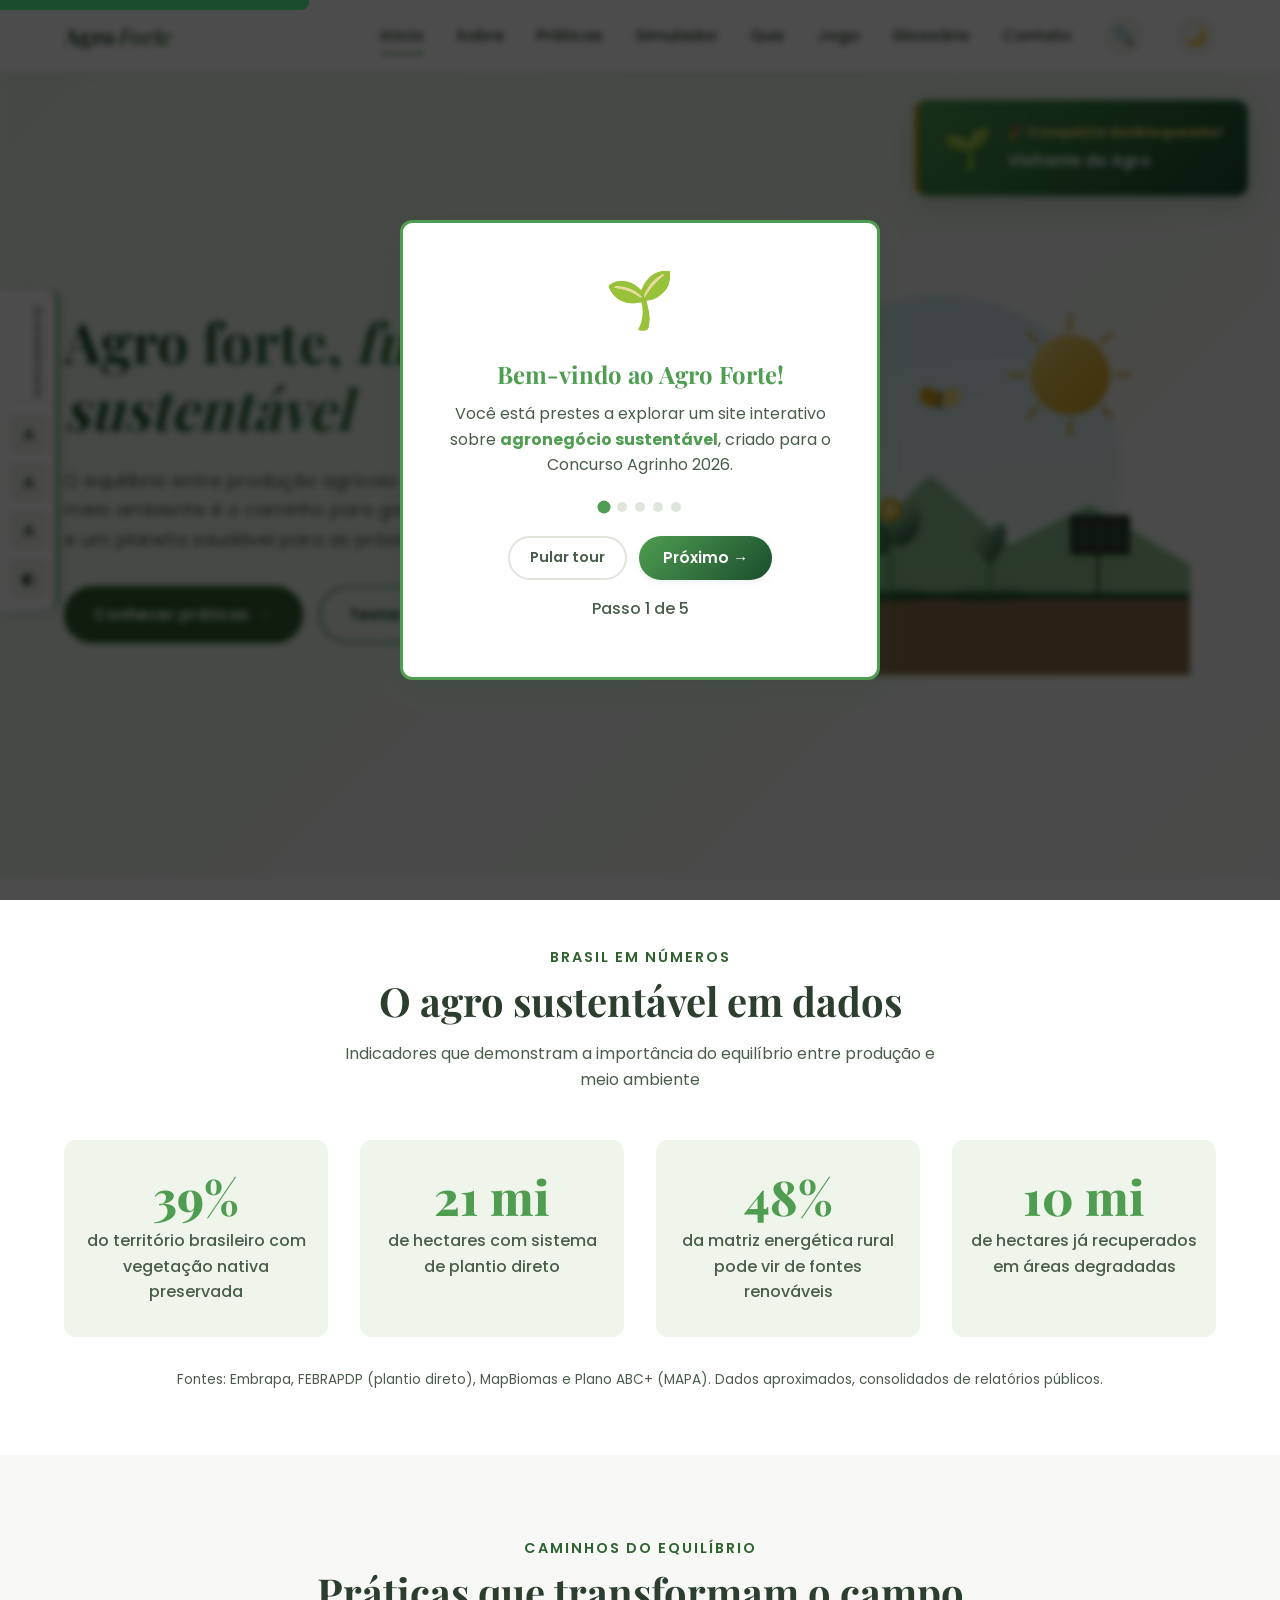
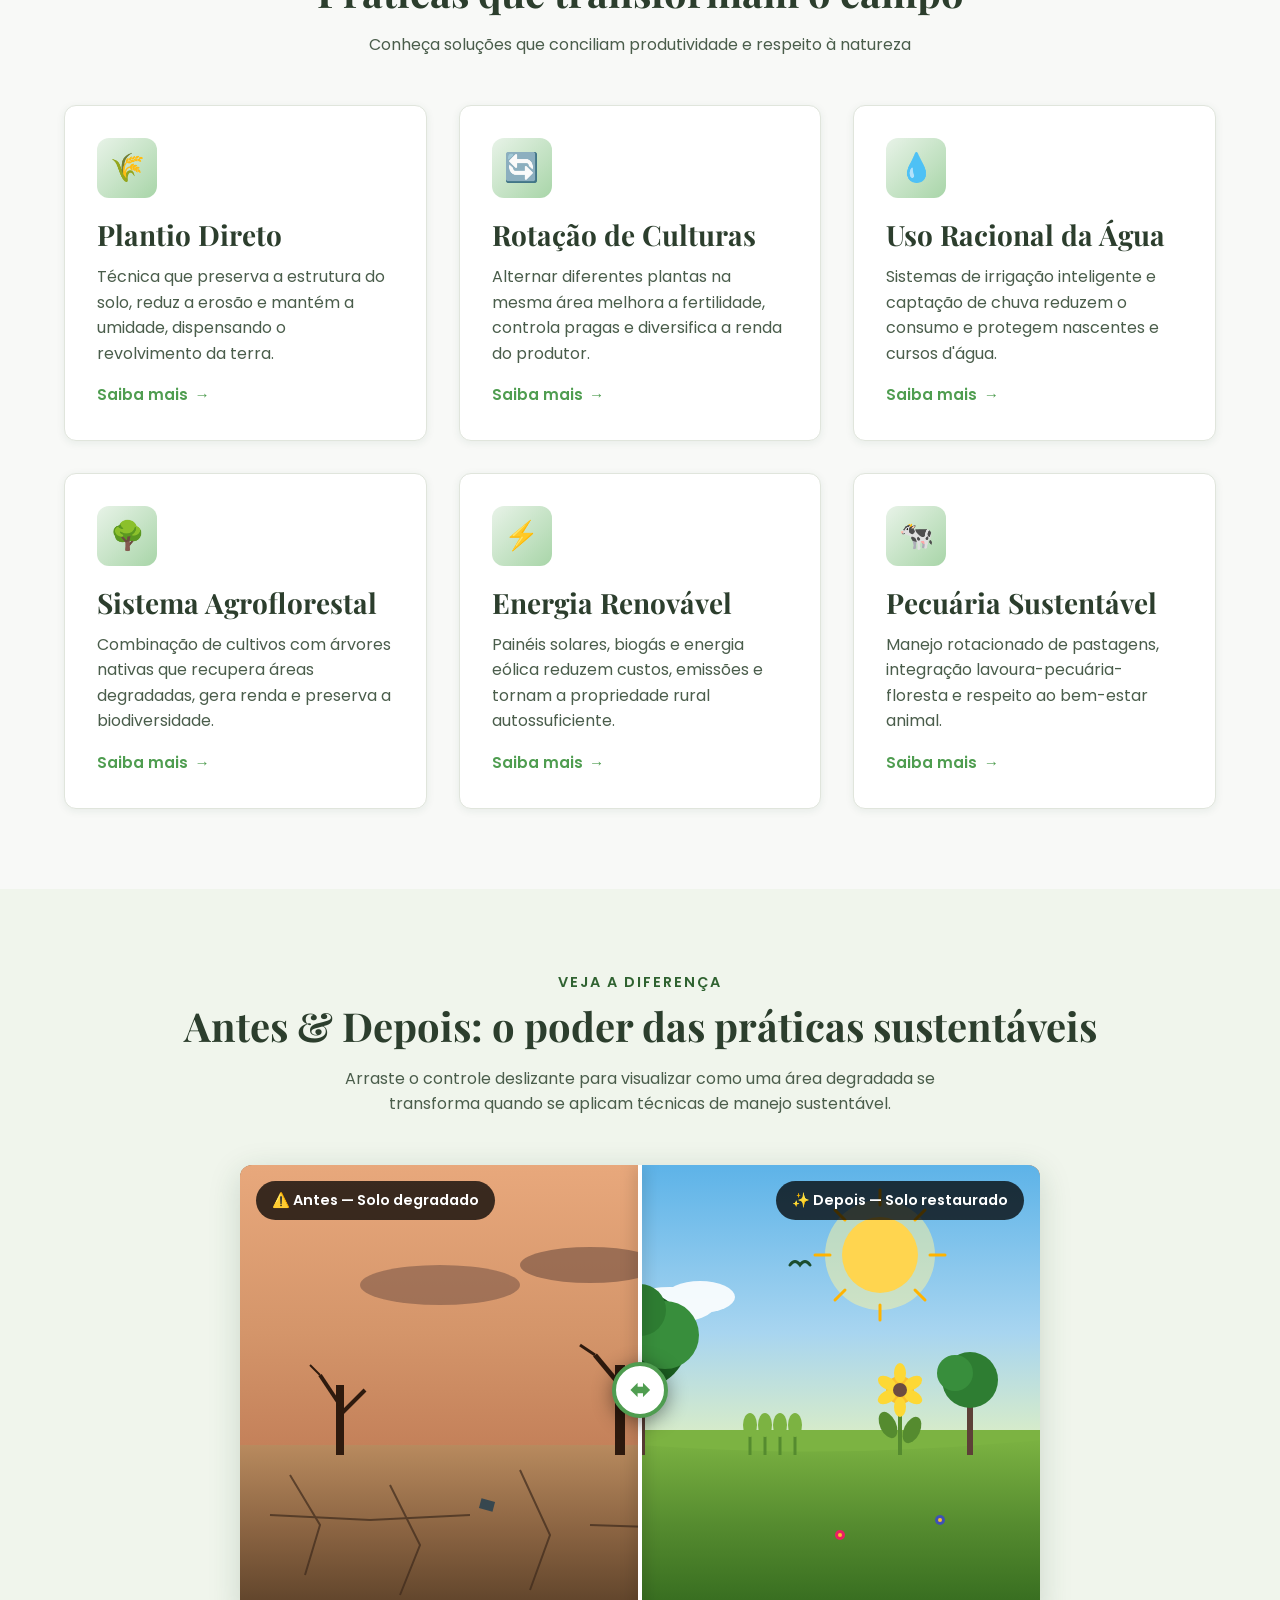
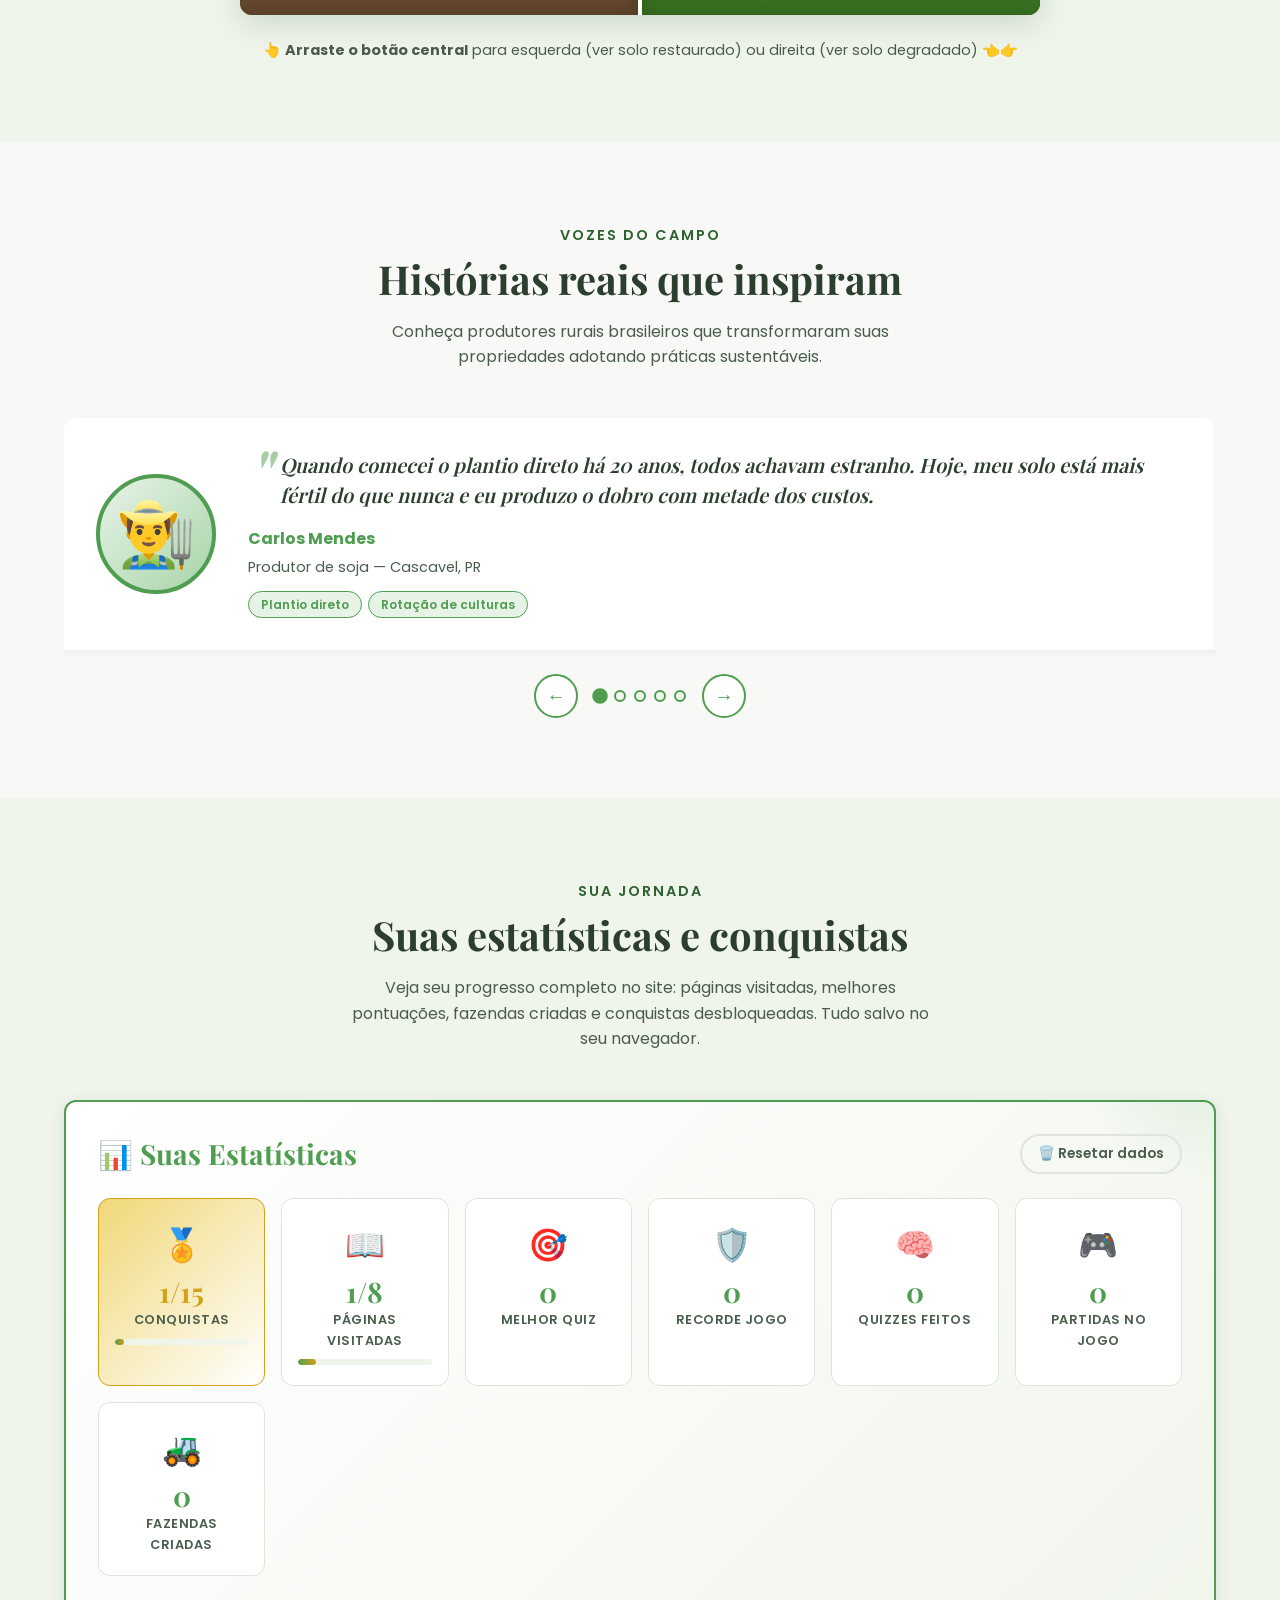
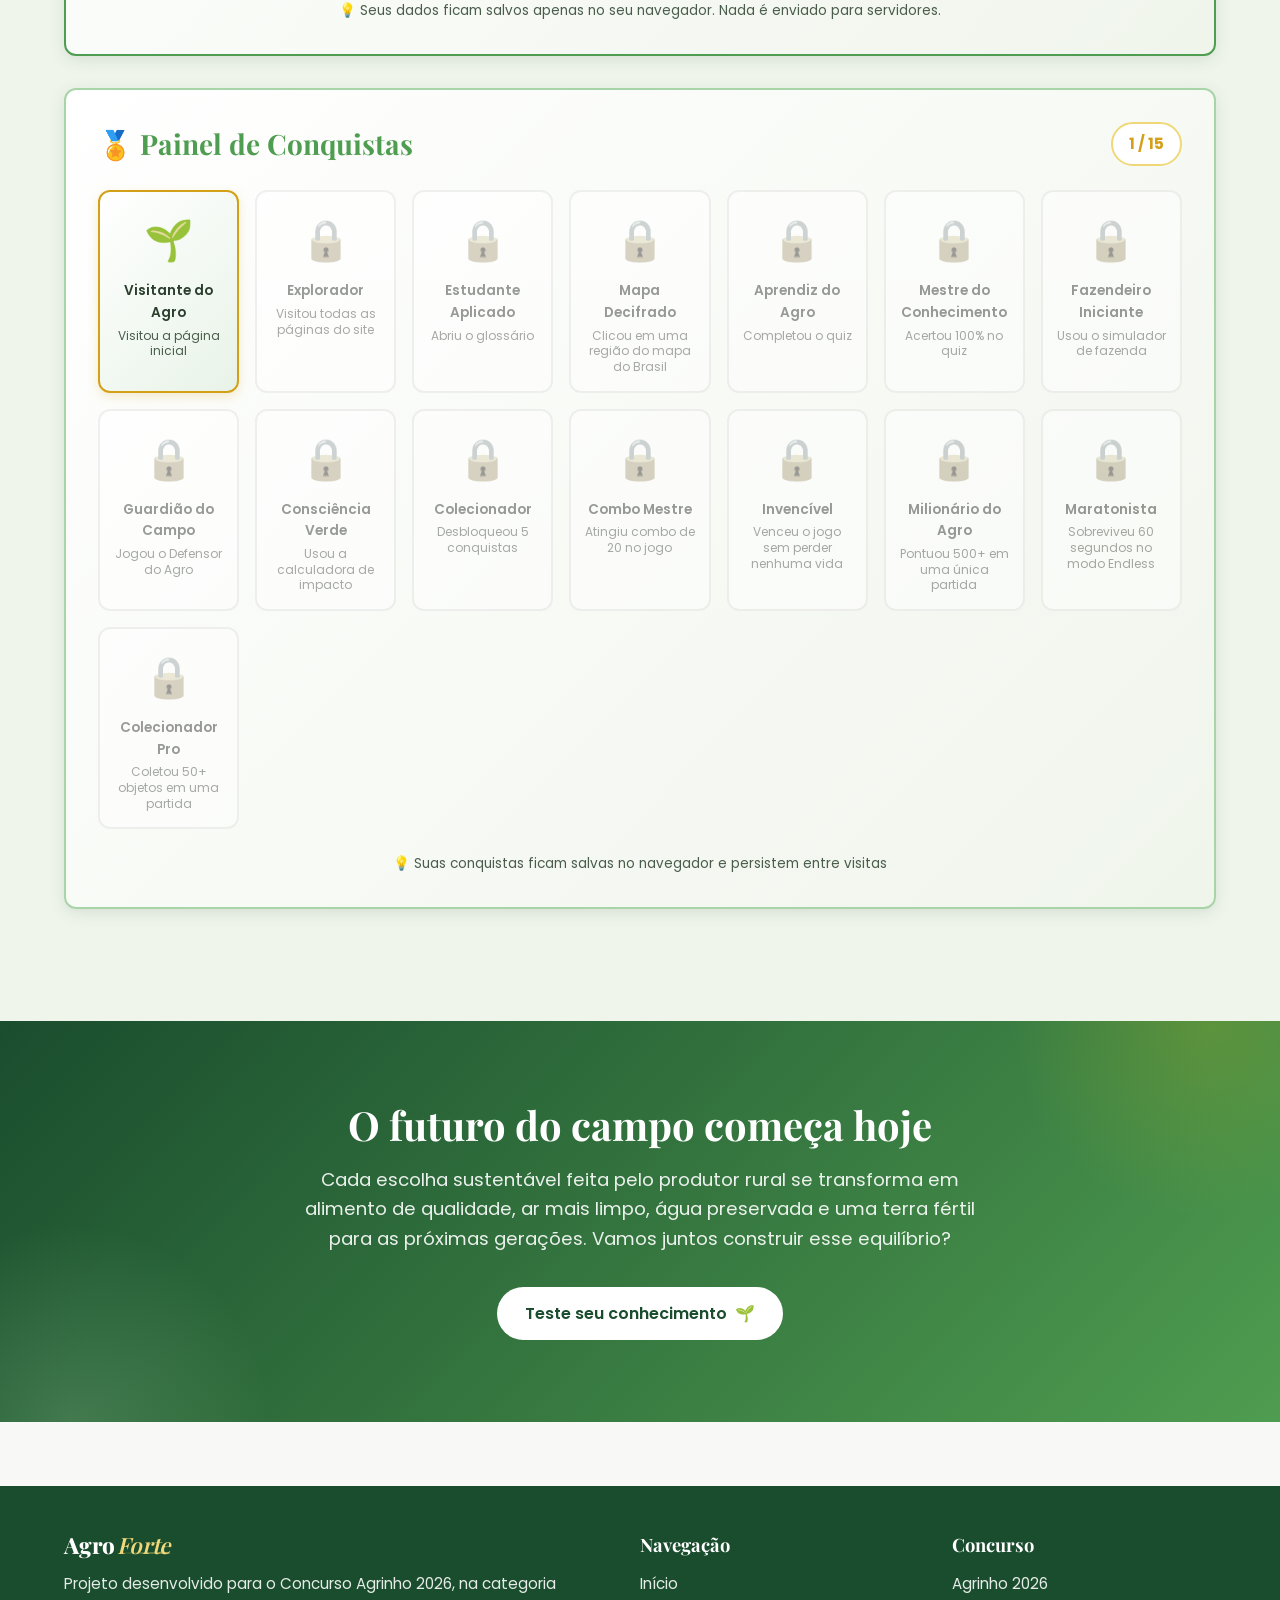
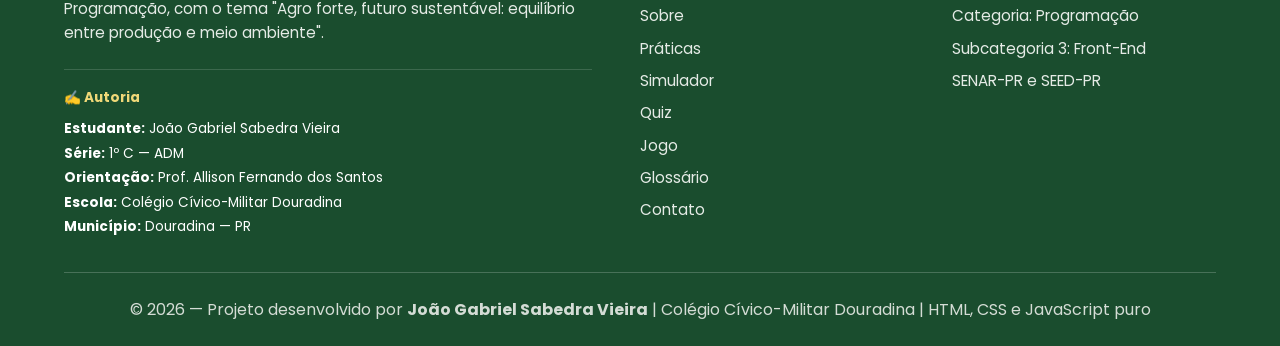
<file: index.html>
<!--
    ================================================================
    AGRO FORTE — Página Inicial (index.html)
    ================================================================
    Site educacional para o Concurso Agrinho 2026 (Categoria Front-End)

    Autor: João Gabriel Sabedra Vieira
    Orientação: Prof. Allison Fernando dos Santos
    Escola: Colégio Cívico-Militar Douradina

    Esta é a PÁGINA INICIAL do projeto. Apresenta o tema,
    convida o visitante a explorar e mostra estatísticas e histórias
    do agronegócio sustentável brasileiro.

    ESTRUTURA DO ARQUIVO:
      1. <head>     → Metadados (SEO, redes sociais, recursos)
      2. <noscript> → Mensagem para navegadores sem JavaScript
      3. <header>   → Cabeçalho com navegação entre as 9 páginas
      4. <main>     → Conteúdo principal (hero, stats, histórias, etc.)
      5. <footer>   → Rodapé com créditos e informações do concurso
    ================================================================
-->
<!DOCTYPE html>
<!-- DOCTYPE html5: declaração obrigatória do tipo de documento (regulamento 6.1.15) -->

<html lang="pt-BR">
<!-- lang="pt-BR": informa ao navegador e leitores de tela que o idioma é português brasileiro (acessibilidade WCAG) -->

<head>
    <!--
        ============================================================
        BLOCO DE METADADOS (informações invisíveis para o usuário,
        mas essenciais para navegadores, buscadores e redes sociais)
        ============================================================
    -->

    <!-- charset UTF-8: permite acentos, emojis e caracteres especiais (ç, ã, é, etc.) -->
    <meta charset="UTF-8">

    <!-- viewport: configura o site para se adaptar ao tamanho da tela (responsividade) -->
    <meta name="viewport" content="width=device-width, initial-scale=1.0">

    <!-- description: resumo da página que aparece nos resultados do Google -->
    <meta name="description" content="Projeto Agrinho 2026 - Agro forte, futuro sustentável: equilíbrio entre produção e meio ambiente">

    <!-- keywords: palavras-chave para SEO (mecanismos de busca) -->
    <meta name="keywords" content="agrinho, agronegócio, sustentabilidade, meio ambiente, agricultura, paraná">

    <!-- author: identifica o criador do projeto (regulamento exige autoria) -->
    <meta name="author" content="João Gabriel Sabedra Vieira">

    <!-- theme-color: cor que o navegador mobile usa na barra de status (PWA) -->
    <meta name="theme-color" content="#4f9d50">

    <!-- robots: autoriza o Google a indexar a página no resultado de buscas -->
    <meta name="robots" content="index, follow">

    <!-- view-transition: ativa transições suaves entre páginas (API moderna do navegador) -->
    <meta name="view-transition" content="same-origin">

    <!--
        ============================================================
        OPEN GRAPH — Define como o link aparece ao ser compartilhado
        no WhatsApp, Facebook, LinkedIn (mostra imagem + título)
        ============================================================
    -->
    <meta property="og:title" content="Agro Forte | Agrinho 2026 - Futuro Sustentável">
    <meta property="og:description" content="Site interativo sobre agronegócio sustentável: simulador de fazenda, quiz, mini-jogo, glossário e mapa do Brasil.">
    <meta property="og:type" content="website">
    <meta property="og:locale" content="pt_BR">
    <meta property="og:site_name" content="Agro Forte - Agrinho 2026">
    <meta property="og:image" content="og-image.svg">
    <meta property="og:image:type" content="image/svg+xml">
    <meta property="og:image:width" content="1200">
    <meta property="og:image:height" content="630">

    <!--
        ============================================================
        TWITTER CARD — Mesma lógica do Open Graph, mas específico
        para o Twitter/X (formato grande de imagem)
        ============================================================
    -->
    <meta name="twitter:card" content="summary_large_image">
    <meta name="twitter:title" content="Agro Forte | Agrinho 2026">
    <meta name="twitter:description" content="Agro forte, futuro sustentável: equilíbrio entre produção e meio ambiente.">
    <meta name="twitter:image" content="og-image.svg">

    <!-- Título da aba do navegador (aparece como nome da pestana) -->
    <title>Agro Forte | Agrinho 2026 - Futuro Sustentável</title>

    <!--
        ============================================================
        RECURSOS EXTERNOS — Ligação com arquivos CSS, manifest, ícones
        ============================================================
    -->

    <!-- style.css?v=2: folha de estilos (o "?v=2" força navegador a buscar versão nova) -->
    <link rel="stylesheet" href="css/style.css?v=2">

    <!-- manifest.json: torna o site uma PWA instalável como aplicativo -->
    <link rel="manifest" href="manifest.json">

    <!-- favicon.svg: ícone exibido na aba do navegador (broto verde autoral) -->
    <link rel="icon" type="image/svg+xml" href="favicon.svg">

    <!-- apple-touch-icon: ícone usado quando salvo na tela inicial do iPhone -->
    <link rel="apple-touch-icon" href="favicon.svg">
</head>
<body>

    <!--
        ============================================================
        AVISO PARA USUÁRIOS SEM JAVASCRIPT
        ============================================================
        Se o usuário desabilitar o JavaScript no navegador, esta
        mensagem aparece informando que algumas funcionalidades
        (jogo, simulador, quiz) não vão funcionar. É uma boa prática
        de acessibilidade chamada "graceful degradation".
    -->
    <noscript>
        <div class="aviso-sem-js" role="alert">
            <strong><span class="icone-aviso" aria-hidden="true">⚠️</span>JavaScript desativado</strong>
            Para a experiência completa do Agro Forte (simulador, quiz, jogo, mapa interativo), por favor habilite o JavaScript no seu navegador. O conteúdo essencial continua acessível.
        </div>
    </noscript>

    <!--
        ============================================================
        TELA DE CARREGAMENTO (loading screen)
        ============================================================
        Mostra "Carregando experiência sustentável..." enquanto a
        página termina de carregar. O JavaScript remove esta tela
        depois que tudo estiver pronto.

        role="status" + aria-live="polite": leitores de tela anunciam
        o status de carregamento sem interromper o usuário.
    -->
    <div class="tela-carregamento" id="telaCarregamento" role="status" aria-live="polite">
        <div class="loader-spinner" aria-hidden="true"></div>
        <p class="texto-logo-carregamento"><span class="logo-marca"><span class="logo-bold">Agro</span><span class="logo-italic">Forte</span></span></p>
        <p>Carregando experiência sustentável...</p>
        <div class="barra-carregamento">
            <div class="barra-carregamento-preenchida"></div>
        </div>
    </div>

    <!--
        ============================================================
        SKIP LINK (link de pular para o conteúdo)
        ============================================================
        Link invisível que aparece quando o usuário pressiona Tab.
        Permite pular o cabeçalho e ir direto pro conteúdo principal.
        Recurso de acessibilidade essencial para usuários de teclado.
    -->
    <a href="#conteudoPrincipal" class="skip-link">Pular para o conteúdo principal</a>

    <!--
        ============================================================
        BARRA DE ACESSIBILIDADE
        ============================================================
        Botões fixos na lateral (desktop) ou no rodapé (mobile) que
        permitem ao usuário ajustar a experiência:
          • A pequeno → fonte normal
          • A médio   → fonte grande
          • A grande  → fonte extra grande
          • ◐         → alterna alto contraste
        Atende a WCAG 2.1 AA (recurso obrigatório de acessibilidade).
    -->
    <aside class="barra-acessibilidade" aria-label="Controles de acessibilidade">
        <span class="titulo-barra">Acessibilidade</span>
        <button id="btnFonteMenor" aria-label="Fonte normal" title="Fonte normal">A</button>
        <button id="btnFontePadrao" class="fonte-padrao-btn" aria-label="Fonte grande" title="Fonte grande">A</button>
        <button id="btnFonteMaior" class="fonte-maior-btn" aria-label="Fonte extra grande" title="Fonte extra grande">A</button>
        <button id="btnContraste" aria-label="Alternar alto contraste" title="Alto contraste">◐</button>
    </aside>

    <!--
        ============================================================
        OVERLAY DE BUSCA (popup de busca)
        ============================================================
        Modal que abre ao clicar na lupa 🔍 do menu. Permite buscar
        práticas, termos do glossário e páginas. Atalho: Ctrl+K.

        role="dialog": indica para leitores de tela que é uma janela
        modal interativa.
    -->
    <div class="overlay-busca" id="overlayBusca" role="dialog" aria-label="Buscar no site">
        <div class="busca-container">
            <div class="busca-cabecalho">
                <span class="icone-busca-grande" aria-hidden="true">🔍</span>
                <input type="text" id="inputBusca" placeholder="Buscar práticas, termos, páginas..." aria-label="Campo de busca">
                <button class="busca-fechar" id="fecharBusca" aria-label="Fechar busca">✕</button>
            </div>
            <div class="busca-resultados" id="resultadosBusca"></div>
        </div>
    </div>

    <!--
        ============================================================
        CABEÇALHO (header) — Navegação principal entre as 9 páginas
        ============================================================
        Aparece no TOPO de todas as páginas. Contém:
          • Logo "Agro Forte" (link para a página inicial)
          • Links para as 9 páginas do site
          • Botão de busca (🔍)
          • Botão de tema escuro/claro (🌙/☀️)
          • Menu hambúrguer em mobile (☰)

        <nav>: tag semântica HTML5 indicando navegação principal.
    -->
    <!-- CABECALHO -->
    <header class="cabecalho">
        <nav class="nav-principal" aria-label="Navegação principal">
            <a href="index.html" class="logo" aria-label="Agro Forte - Página inicial">
                <span class="logo-marca"><span class="logo-bold">Agro</span><span class="logo-italic">Forte</span></span>
            </a>

            <ul class="nav-links" id="navLinks">
                <li><a href="index.html" class="ativo">Início</a></li>
                <li><a href="sobre.html">Sobre</a></li>
                <li><a href="praticas.html">Práticas</a></li>
                <li><a href="simulador.html">Simulador</a></li>
                <li><a href="quiz.html">Quiz</a></li>
                <li><a href="jogo.html">Jogo</a></li>
                <li><a href="glossario.html">Glossário</a></li>
                <li><a href="contato.html">Contato</a></li>
                <li>
                    <button class="botao-busca" id="botaoBusca" aria-label="Buscar no site" title="Buscar (Ctrl+K)">
                        🔍
                    </button>
                </li>
                <li>
                    <button class="botao-tema" id="botaoTema" aria-label="Alternar tema claro e escuro" title="Alternar tema">
                        <span id="iconeTema">🌙</span>
                    </button>
                </li>
            </ul>

            <button class="menu-mobile" id="menuMobile" aria-label="Abrir menu de navegação">
                <span></span>
                <span></span>
                <span></span>
            </button>
        </nav>
    </header>

    <!--
        ============================================================
        CONTEÚDO PRINCIPAL (<main>)
        ============================================================
        Esta é a parte central da página, onde fica todo o conteúdo
        relevante. As seções abaixo são:

          1. HERO            → Banner inicial com chamada principal
          2. ESTATÍSTICAS    → Números do agronegócio brasileiro
          3. PRÁTICAS        → 6 práticas sustentáveis em destaque
          4. COMPARADOR      → Antes/Depois (solo degradado vs restaurado)
          5. HISTÓRIAS       → Carrossel de histórias de agricultores
          6. PROGRESSO       → Estatísticas pessoais do usuário
          7. CONQUISTAS      → Sistema de badges/achievements
          8. CALL TO ACTION  → Convite final para explorar o site

        id="conteudoPrincipal": destino do skip link (acessibilidade)
    -->
    <main id="conteudoPrincipal">

        <!--
            ════════════════════════════════════════════════════════
            SEÇÃO 1 — HERO (banner principal)
            ════════════════════════════════════════════════════════
            Primeira parte da página que o visitante vê. Contém:
              • Título grande: "Agro forte, futuro sustentável"
              • Subtítulo explicando o tema
              • 2 botões: "Conhecer práticas" e "Testar conhecimentos"
              • Ilustração SVG autoral (campo com sol, plantas e
                painel solar) — desenhada à mão em código SVG
        -->
        <!-- HERO -->
        <section class="hero">
            <div class="container">
                <div class="hero-conteudo">
                    <div class="hero-texto fade-in">
                        <h1>Agro forte, <span class="destaque-texto">futuro sustentável</span></h1>
                        <p>O equilíbrio entre produção agrícola e preservação do meio ambiente é o caminho para garantir alimento, renda e um planeta saudável para as próximas gerações.</p>
                        <div class="hero-botoes">
                            <a href="praticas.html" class="botao botao-primario">
                                Conhecer práticas
                                <span aria-hidden="true">→</span>
                            </a>
                            <a href="quiz.html" class="botao botao-secundario">
                                Testar conhecimentos
                            </a>
                        </div>
                    </div>

                    <!-- ILUSTRACAO SVG AUTORAL -->
                    <div class="hero-ilustracao fade-in" aria-hidden="true">
                        <svg viewBox="0 0 500 400" xmlns="http://www.w3.org/2000/svg">
                            <!-- Fundo circular -->
                            <defs>
                                <linearGradient id="ceuGradiente" x1="0%" y1="0%" x2="0%" y2="100%">
                                    <stop offset="0%" stop-color="#a8d5f5"/>
                                    <stop offset="100%" stop-color="#e8f5d8"/>
                                </linearGradient>
                                <linearGradient id="solGradiente" x1="0%" y1="0%" x2="100%" y2="100%">
                                    <stop offset="0%" stop-color="#f0d878"/>
                                    <stop offset="100%" stop-color="#d4a017"/>
                                </linearGradient>
                                <linearGradient id="folhaGradiente" x1="0%" y1="0%" x2="100%" y2="100%">
                                    <stop offset="0%" stop-color="#a8d5a8"/>
                                    <stop offset="100%" stop-color="#1a4d2e"/>
                                </linearGradient>
                            </defs>

                            <!-- Círculo de fundo (classe permite adaptar ao tema escuro) -->
                            <circle class="hero-svg-circulo-fundo" cx="250" cy="200" r="180" fill="url(#ceuGradiente)" opacity="0.4"/>

                            <!-- Sol -->
                            <g class="elemento-flutuante">
                                <circle cx="380" cy="100" r="40" fill="url(#solGradiente)"/>
                                <g stroke="#d4a017" stroke-width="3" stroke-linecap="round">
                                    <line x1="380" y1="40" x2="380" y2="55"/>
                                    <line x1="380" y1="145" x2="380" y2="160"/>
                                    <line x1="320" y1="100" x2="335" y2="100"/>
                                    <line x1="425" y1="100" x2="440" y2="100"/>
                                    <line x1="338" y1="58" x2="348" y2="68"/>
                                    <line x1="412" y1="132" x2="422" y2="142"/>
                                    <line x1="412" y1="68" x2="422" y2="58"/>
                                    <line x1="338" y1="142" x2="348" y2="132"/>
                                </g>
                            </g>

                            <!-- Montanhas (classe permite adaptar ao tema escuro) -->
                            <path class="hero-svg-montanhas" d="M 0 300 L 80 220 L 160 280 L 240 200 L 320 270 L 400 230 L 500 290 L 500 400 L 0 400 Z" fill="#4f9d50" opacity="0.6"/>

                            <!-- Solo (classes permitem adaptar ao tema escuro) -->
                            <rect class="hero-svg-solo" x="0" y="320" width="500" height="80" fill="#8b6f47"/>
                            <rect class="hero-svg-grama" x="0" y="318" width="500" height="6" fill="#1a4d2e"/>

                            <!-- Plantas -->
                            <g class="elemento-flutuante delay-1">
                                <ellipse cx="100" cy="320" rx="40" ry="8" fill="#1a4d2e" opacity="0.3"/>
                                <line x1="100" y1="320" x2="100" y2="270" stroke="#4f9d50" stroke-width="3"/>
                                <ellipse cx="90" cy="280" rx="12" ry="20" fill="url(#folhaGradiente)" transform="rotate(-30 90 280)"/>
                                <ellipse cx="110" cy="270" rx="12" ry="20" fill="url(#folhaGradiente)" transform="rotate(30 110 270)"/>
                                <ellipse cx="100" cy="260" rx="12" ry="22" fill="url(#folhaGradiente)"/>
                            </g>

                            <g class="elemento-flutuante delay-2">
                                <ellipse cx="200" cy="320" rx="40" ry="8" fill="#1a4d2e" opacity="0.3"/>
                                <line x1="200" y1="320" x2="200" y2="240" stroke="#4f9d50" stroke-width="3"/>
                                <ellipse cx="185" cy="260" rx="14" ry="22" fill="url(#folhaGradiente)" transform="rotate(-25 185 260)"/>
                                <ellipse cx="215" cy="250" rx="14" ry="22" fill="url(#folhaGradiente)" transform="rotate(25 215 250)"/>
                                <circle cx="200" cy="235" r="12" fill="#d4a017"/>
                                <circle cx="200" cy="235" r="8" fill="#f0d878"/>
                            </g>

                            <g class="elemento-flutuante">
                                <ellipse cx="300" cy="320" rx="40" ry="8" fill="#1a4d2e" opacity="0.3"/>
                                <line x1="300" y1="320" x2="300" y2="280" stroke="#4f9d50" stroke-width="3"/>
                                <path d="M 300 290 Q 280 270 285 250 Q 295 245 300 260 Q 305 245 315 250 Q 320 270 300 290" fill="url(#folhaGradiente)"/>
                            </g>

                            <!-- Painel solar (energia renovável) -->
                            <g class="elemento-flutuante delay-1">
                                <rect class="hero-svg-painel-solar" x="380" y="240" width="60" height="40" fill="#2c3e2d" rx="3"/>
                                <line x1="395" y1="245" x2="395" y2="275" stroke="#4f9d50" stroke-width="1"/>
                                <line x1="410" y1="245" x2="410" y2="275" stroke="#4f9d50" stroke-width="1"/>
                                <line x1="425" y1="245" x2="425" y2="275" stroke="#4f9d50" stroke-width="1"/>
                                <line x1="385" y1="255" x2="435" y2="255" stroke="#4f9d50" stroke-width="1"/>
                                <line x1="385" y1="265" x2="435" y2="265" stroke="#4f9d50" stroke-width="1"/>
                                <line x1="408" y1="280" x2="408" y2="320" stroke="#5a4a3a" stroke-width="3"/>
                            </g>

                            <!-- Gota de água -->
                            <g class="elemento-flutuante delay-2">
                                <path d="M 60 150 C 60 150, 40 175, 40 195 C 40 210, 50 220, 60 220 C 70 220, 80 210, 80 195 C 80 175, 60 150, 60 150 Z" fill="#5fb3e3" opacity="0.8"/>
                                <ellipse cx="55" cy="190" rx="5" ry="8" fill="white" opacity="0.4"/>
                            </g>

                            <!-- Borboleta -->
                            <g class="elemento-flutuante">
                                <path d="M 250 120 C 240 110, 230 110, 230 120 C 230 130, 240 135, 250 130 Z" fill="#d4a017"/>
                                <path d="M 250 120 C 260 110, 270 110, 270 120 C 270 130, 260 135, 250 130 Z" fill="#f0d878"/>
                                <line x1="250" y1="115" x2="250" y2="135" stroke="#1a4d2e" stroke-width="2"/>
                            </g>
                        </svg>
                    </div>
                </div>
            </div>
        </section>

        <!--
            ════════════════════════════════════════════════════════
            SEÇÃO 2 — ESTATÍSTICAS ANIMADAS
            ════════════════════════════════════════════════════════
            Mostra 4 números impressionantes do agronegócio brasileiro
            (PIB, área agrícola, empregos, exportações). Os números
            "sobem" do zero até o valor final usando JavaScript
            (efeito de contador animado quando entram na tela).
        -->
        <!-- ESTATISTICAS -->
        <section class="estatisticas">
            <div class="container">
                <div class="secao-titulo fade-in">
                    <span>Brasil em números</span>
                    <h2>O agro sustentável em dados</h2>
                    <p>Indicadores que demonstram a importância do equilíbrio entre produção e meio ambiente</p>
                </div>

                <div class="grid-estatisticas">
                    <div class="card-estatistica fade-in" data-numero="66" data-sufixo="%">
                        <div class="numero contador">0%</div>
                        <div class="rotulo">do território brasileiro com vegetação nativa preservada</div>
                    </div>

                    <div class="card-estatistica fade-in" data-numero="35" data-sufixo=" mi">
                        <div class="numero contador">0 mi</div>
                        <div class="rotulo">de hectares com sistema de plantio direto</div>
                    </div>

                    <div class="card-estatistica fade-in" data-numero="80" data-sufixo="%">
                        <div class="numero contador">0%</div>
                        <div class="rotulo">da matriz energética rural pode vir de fontes renováveis</div>
                    </div>

                    <div class="card-estatistica fade-in" data-numero="17" data-sufixo=" mi">
                        <div class="numero contador">0 mi</div>
                        <div class="rotulo">de hectares já recuperados em áreas degradadas</div>
                    </div>
                </div>

                <p class="fonte-dados fade-in">Fontes: Embrapa, FEBRAPDP (plantio direto), MapBiomas e Plano ABC+ (MAPA). Dados aproximados, consolidados de relatórios públicos.</p>
            </div>
        </section>

        <!--
            ════════════════════════════════════════════════════════
            SEÇÃO 3 — PRÁTICAS PRINCIPAIS (preview)
            ════════════════════════════════════════════════════════
            Mostra 6 práticas sustentáveis em destaque com:
              • Ícone visual
              • Nome da prática
              • Descrição curta
              • Link "Saiba mais"

            Cada card é interativo (hover anima). Para ver TODAS as
            12 práticas, o usuário clica em "Ver todas as práticas"
            que leva para praticas.html.
        -->
        <!-- PRATICAS PRINCIPAIS -->
        <section class="secao">
            <div class="container">
                <div class="secao-titulo fade-in">
                    <span>Caminhos do equilíbrio</span>
                    <h2>Práticas que transformam o campo</h2>
                    <p>Conheça soluções que conciliam produtividade e respeito à natureza</p>
                </div>

                <div class="grid-praticas">
                    <article class="card-pratica fade-in">
                        <div class="icone" aria-hidden="true">🌾</div>
                        <h3>Plantio Direto</h3>
                        <p>Técnica que preserva a estrutura do solo, reduz a erosão e mantém a umidade, dispensando o revolvimento da terra.</p>
                        <a href="praticas.html#plantio-direto" class="saiba-mais">
                            Saiba mais <span aria-hidden="true">→</span>
                        </a>
                    </article>

                    <article class="card-pratica fade-in">
                        <div class="icone" aria-hidden="true">🔄</div>
                        <h3>Rotação de Culturas</h3>
                        <p>Alternar diferentes plantas na mesma área melhora a fertilidade, controla pragas e diversifica a renda do produtor.</p>
                        <a href="praticas.html#rotacao" class="saiba-mais">
                            Saiba mais <span aria-hidden="true">→</span>
                        </a>
                    </article>

                    <article class="card-pratica fade-in">
                        <div class="icone" aria-hidden="true">💧</div>
                        <h3>Uso Racional da Água</h3>
                        <p>Sistemas de irrigação inteligente e captação de chuva reduzem o consumo e protegem nascentes e cursos d'água.</p>
                        <a href="praticas.html#agua" class="saiba-mais">
                            Saiba mais <span aria-hidden="true">→</span>
                        </a>
                    </article>

                    <article class="card-pratica fade-in">
                        <div class="icone" aria-hidden="true">🌳</div>
                        <h3>Sistema Agroflorestal</h3>
                        <p>Combinação de cultivos com árvores nativas que recupera áreas degradadas, gera renda e preserva a biodiversidade.</p>
                        <a href="praticas.html#agrofloresta" class="saiba-mais">
                            Saiba mais <span aria-hidden="true">→</span>
                        </a>
                    </article>

                    <article class="card-pratica fade-in">
                        <div class="icone" aria-hidden="true">⚡</div>
                        <h3>Energia Renovável</h3>
                        <p>Painéis solares, biogás e energia eólica reduzem custos, emissões e tornam a propriedade rural autossuficiente.</p>
                        <a href="praticas.html#energia" class="saiba-mais">
                            Saiba mais <span aria-hidden="true">→</span>
                        </a>
                    </article>

                    <article class="card-pratica fade-in">
                        <div class="icone" aria-hidden="true">🐄</div>
                        <h3>Pecuária Sustentável</h3>
                        <p>Manejo rotacionado de pastagens, integração lavoura-pecuária-floresta e respeito ao bem-estar animal.</p>
                        <a href="praticas.html#pecuaria" class="saiba-mais">
                            Saiba mais <span aria-hidden="true">→</span>
                        </a>
                    </article>
                </div>
            </div>
        </section>

        <!--
            ════════════════════════════════════════════════════════
            SEÇÃO 4 — COMPARADOR ANTES & DEPOIS
            ════════════════════════════════════════════════════════
            Interação visual mostrando 2 cenários SOBREPOSTOS:
              • Imagem ANTES: solo degradado, seco, sem vida
              • Imagem DEPOIS: solo restaurado, verde, vivo

            O usuário ARRASTA um controle no meio horizontalmente
            para revelar mais de uma imagem ou outra. Implementado
            com SVG autoral + JavaScript (mouse/touch handlers).

            Tecnologia: clip-path CSS + Touch Events API.
        -->
        <!-- COMPARADOR ANTES E DEPOIS -->
        <section class="secao fundo-destaque">
            <div class="container">
                <div class="secao-titulo fade-in">
                    <span>Veja a diferença</span>
                    <h2>Antes &amp; Depois: o poder das práticas sustentáveis</h2>
                    <p>Arraste o controle deslizante para visualizar como uma área degradada se transforma quando se aplicam técnicas de manejo sustentável.</p>
                </div>

                <div class="fade-in">
                    <div class="comparador">

                        <!-- CAMADA ANTES (FUNDO): solo degradado -->
                        <div class="comparador-antes">
                            <svg class="comparador-svg" viewBox="0 0 800 450" xmlns="http://www.w3.org/2000/svg" preserveAspectRatio="xMidYMid slice" aria-hidden="true">
                                <defs>
                                    <linearGradient id="ceuSeco" x1="0" y1="0" x2="0" y2="1">
                                        <stop offset="0%" stop-color="#e8a87c"/>
                                        <stop offset="60%" stop-color="#d4956a"/>
                                        <stop offset="100%" stop-color="#c4815a"/>
                                    </linearGradient>
                                    <linearGradient id="soloSeco" x1="0" y1="0" x2="0" y2="1">
                                        <stop offset="0%" stop-color="#b88a5e"/>
                                        <stop offset="50%" stop-color="#8b6442"/>
                                        <stop offset="100%" stop-color="#5a4028"/>
                                    </linearGradient>
                                </defs>

                                <!-- Céu poluído/quente -->
                                <rect width="800" height="280" fill="url(#ceuSeco)"/>

                                <!-- Sol forte e quente -->
                                <circle cx="640" cy="90" r="65" fill="#ff7043" opacity="0.4"/>
                                <circle cx="640" cy="90" r="45" fill="#ff5722"/>

                                <!-- Fumaça/poluição -->
                                <g opacity="0.5">
                                    <ellipse cx="200" cy="120" rx="80" ry="20" fill="#6d4c41"/>
                                    <ellipse cx="350" cy="100" rx="70" ry="18" fill="#5d4037"/>
                                    <ellipse cx="500" cy="130" rx="90" ry="22" fill="#6d4c41"/>
                                </g>

                                <!-- Solo seco e rachado -->
                                <rect x="0" y="280" width="800" height="170" fill="url(#soloSeco)"/>

                                <!-- Rachaduras no solo -->
                                <g stroke="#3e2a1c" stroke-width="2" fill="none" opacity="0.7">
                                    <path d="M 50 310 L 80 360 L 65 410"/>
                                    <path d="M 150 320 L 180 380 L 160 430"/>
                                    <path d="M 280 305 L 310 370 L 290 425"/>
                                    <path d="M 420 315 L 450 385 L 430 440"/>
                                    <path d="M 580 310 L 610 380 L 590 435"/>
                                    <path d="M 720 320 L 750 390 L 730 440"/>
                                    <!-- Rachaduras horizontais -->
                                    <path d="M 30 350 L 130 355 L 230 350"/>
                                    <path d="M 350 360 L 500 365 L 650 355"/>
                                </g>

                                <!-- Tronco morto 1 -->
                                <g>
                                    <line x1="100" y1="290" x2="100" y2="220" stroke="#2e1a0e" stroke-width="8"/>
                                    <line x1="100" y1="240" x2="80" y2="210" stroke="#2e1a0e" stroke-width="4"/>
                                    <line x1="100" y1="250" x2="125" y2="225" stroke="#2e1a0e" stroke-width="4"/>
                                    <line x1="80" y1="210" x2="70" y2="200" stroke="#2e1a0e" stroke-width="2"/>
                                </g>

                                <!-- Tronco morto 2 -->
                                <g>
                                    <line x1="380" y1="290" x2="380" y2="200" stroke="#2e1a0e" stroke-width="10"/>
                                    <line x1="380" y1="220" x2="355" y2="190" stroke="#2e1a0e" stroke-width="5"/>
                                    <line x1="380" y1="225" x2="405" y2="200" stroke="#2e1a0e" stroke-width="5"/>
                                    <line x1="355" y1="190" x2="340" y2="180" stroke="#2e1a0e" stroke-width="3"/>
                                </g>

                                <!-- Tronco morto 3 -->
                                <g>
                                    <line x1="600" y1="290" x2="600" y2="240" stroke="#2e1a0e" stroke-width="6"/>
                                    <line x1="600" y1="255" x2="585" y2="240" stroke="#2e1a0e" stroke-width="3"/>
                                </g>

                                <!-- Lixo/poluição no chão -->
                                <g>
                                    <rect x="240" y="335" width="14" height="10" fill="#37474f" transform="rotate(15 247 340)"/>
                                    <rect x="490" y="345" width="12" height="8" fill="#455a64" transform="rotate(-10 496 349)"/>
                                </g>
                            </svg>
                            <span class="comparador-rotulo antes">⚠️ <span class="rotulo-texto-curto">Antes</span><span class="rotulo-texto-completo"> — Solo degradado</span></span>
                        </div>

                        <!-- CAMADA DEPOIS (TOPO, CLIPADA): solo restaurado -->
                        <div class="comparador-depois" id="comparadorDepois">
                            <svg class="comparador-svg" viewBox="0 0 800 450" xmlns="http://www.w3.org/2000/svg" preserveAspectRatio="xMidYMid slice" aria-hidden="true">
                                <defs>
                                    <linearGradient id="ceuVivo" x1="0" y1="0" x2="0" y2="1">
                                        <stop offset="0%" stop-color="#5db3e8"/>
                                        <stop offset="60%" stop-color="#a8d5f0"/>
                                        <stop offset="100%" stop-color="#dceec5"/>
                                    </linearGradient>
                                    <linearGradient id="soloVivo" x1="0" y1="0" x2="0" y2="1">
                                        <stop offset="0%" stop-color="#7cb342"/>
                                        <stop offset="50%" stop-color="#558b2f"/>
                                        <stop offset="100%" stop-color="#33691e"/>
                                    </linearGradient>
                                </defs>

                                <!-- Céu azul e limpo -->
                                <rect width="800" height="280" fill="url(#ceuVivo)"/>

                                <!-- Sol amigável -->
                                <circle cx="640" cy="90" r="55" fill="#fff59d" opacity="0.5"/>
                                <circle cx="640" cy="90" r="38" fill="#ffd54f"/>
                                <g stroke="#ffb300" stroke-width="3" stroke-linecap="round">
                                    <line x1="640" y1="25" x2="640" y2="40"/>
                                    <line x1="640" y1="140" x2="640" y2="155"/>
                                    <line x1="575" y1="90" x2="590" y2="90"/>
                                    <line x1="690" y1="90" x2="705" y2="90"/>
                                    <line x1="595" y1="45" x2="605" y2="55"/>
                                    <line x1="675" y1="125" x2="685" y2="135"/>
                                    <line x1="675" y1="55" x2="685" y2="45"/>
                                    <line x1="595" y1="135" x2="605" y2="125"/>
                                </g>

                                <!-- Nuvens fofinhas -->
                                <g opacity="0.95">
                                    <ellipse cx="160" cy="100" rx="55" ry="20" fill="white"/>
                                    <ellipse cx="195" cy="90" rx="40" ry="18" fill="white"/>
                                    <ellipse cx="125" cy="92" rx="35" ry="16" fill="white"/>
                                </g>
                                <g opacity="0.9">
                                    <ellipse cx="430" cy="140" rx="45" ry="18" fill="white"/>
                                    <ellipse cx="460" cy="132" rx="35" ry="16" fill="white"/>
                                </g>

                                <!-- Faixa de transição verde sólida (elimina gaps entre céu e curva do solo) -->
                                <rect x="0" y="265" width="800" height="35" fill="#7cb342"/>

                                <!-- Solo verde fértil (curva decorativa por cima da faixa sólida) -->
                                <path d="M 0 280 Q 200 265 400 280 Q 600 295 800 275 L 800 450 L 0 450 Z" fill="url(#soloVivo)"/>

                                <!-- Árvore frondosa 1 -->
                                <g>
                                    <line x1="120" y1="290" x2="120" y2="220" stroke="#5d4037" stroke-width="7"/>
                                    <circle cx="120" cy="200" r="38" fill="#2e7d32"/>
                                    <circle cx="100" cy="190" r="22" fill="#388e3c"/>
                                    <circle cx="138" cy="195" r="26" fill="#43a047"/>
                                    <circle cx="120" cy="175" r="20" fill="#388e3c"/>
                                </g>

                                <!-- Arbusto pequeno -->
                                <g>
                                    <ellipse cx="240" cy="280" rx="22" ry="18" fill="#43a047"/>
                                    <ellipse cx="232" cy="272" rx="14" ry="12" fill="#66bb6a"/>
                                    <ellipse cx="252" cy="275" rx="14" ry="12" fill="#388e3c"/>
                                </g>

                                <!-- Árvore frondosa 2 (maior) -->
                                <g>
                                    <line x1="400" y1="290" x2="400" y2="200" stroke="#5d4037" stroke-width="10"/>
                                    <circle cx="400" cy="175" r="48" fill="#1b5e20"/>
                                    <circle cx="370" cy="165" r="30" fill="#2e7d32"/>
                                    <circle cx="425" cy="170" r="34" fill="#388e3c"/>
                                    <circle cx="400" cy="145" r="26" fill="#2e7d32"/>
                                </g>

                                <!-- Plantação organizada -->
                                <g>
                                    <line x1="510" y1="290" x2="510" y2="265" stroke="#558b2f" stroke-width="3"/>
                                    <ellipse cx="510" cy="260" rx="7" ry="12" fill="#7cb342"/>
                                    <line x1="525" y1="290" x2="525" y2="265" stroke="#558b2f" stroke-width="3"/>
                                    <ellipse cx="525" cy="260" rx="7" ry="12" fill="#7cb342"/>
                                    <line x1="540" y1="290" x2="540" y2="265" stroke="#558b2f" stroke-width="3"/>
                                    <ellipse cx="540" cy="260" rx="7" ry="12" fill="#7cb342"/>
                                    <line x1="555" y1="290" x2="555" y2="265" stroke="#558b2f" stroke-width="3"/>
                                    <ellipse cx="555" cy="260" rx="7" ry="12" fill="#7cb342"/>
                                </g>

                                <!-- Girassol -->
                                <g>
                                    <line x1="660" y1="290" x2="660" y2="240" stroke="#558b2f" stroke-width="4"/>
                                    <ellipse cx="648" cy="260" rx="8" ry="14" fill="#558b2f" transform="rotate(-25 648 260)"/>
                                    <ellipse cx="672" cy="265" rx="8" ry="14" fill="#558b2f" transform="rotate(25 672 265)"/>
                                    <circle cx="660" cy="225" r="14" fill="#fbc02d"/>
                                    <g>
                                        <ellipse cx="660" cy="208" rx="6" ry="10" fill="#fdd835"/>
                                        <ellipse cx="673" cy="218" rx="6" ry="10" fill="#fdd835" transform="rotate(60 673 218)"/>
                                        <ellipse cx="673" cy="232" rx="6" ry="10" fill="#fdd835" transform="rotate(120 673 232)"/>
                                        <ellipse cx="660" cy="242" rx="6" ry="10" fill="#fdd835"/>
                                        <ellipse cx="647" cy="232" rx="6" ry="10" fill="#fdd835" transform="rotate(60 647 232)"/>
                                        <ellipse cx="647" cy="218" rx="6" ry="10" fill="#fdd835" transform="rotate(120 647 218)"/>
                                    </g>
                                    <circle cx="660" cy="225" r="7" fill="#6d4c41"/>
                                </g>

                                <!-- Árvore frondosa 3 -->
                                <g>
                                    <line x1="730" y1="290" x2="730" y2="235" stroke="#5d4037" stroke-width="6"/>
                                    <circle cx="730" cy="215" r="28" fill="#2e7d32"/>
                                    <circle cx="715" cy="208" r="18" fill="#388e3c"/>
                                </g>

                                <!-- Borboleta -->
                                <g transform="translate(290, 180)">
                                    <ellipse cx="-9" cy="0" rx="11" ry="7" fill="#e91e63"/>
                                    <ellipse cx="9" cy="0" rx="11" ry="7" fill="#f8bbd0"/>
                                    <ellipse cx="-7" cy="6" rx="7" ry="5" fill="#e91e63"/>
                                    <ellipse cx="7" cy="6" rx="7" ry="5" fill="#f8bbd0"/>
                                    <line x1="0" y1="-4" x2="0" y2="6" stroke="#1a4d2e" stroke-width="2"/>
                                </g>

                                <!-- Pássaro voando -->
                                <g transform="translate(560, 100)">
                                    <path d="M -10 0 q 5 -7 10 0 q 5 -7 10 0" stroke="#1a4d2e" stroke-width="3" fill="none" stroke-linecap="round"/>
                                </g>

                                <!-- Flores no chão -->
                                <g>
                                    <circle cx="80" cy="340" r="5" fill="#e91e63"/>
                                    <circle cx="80" cy="340" r="2" fill="#fbc02d"/>
                                    <circle cx="280" cy="360" r="5" fill="#9c27b0"/>
                                    <circle cx="280" cy="360" r="2" fill="#fbc02d"/>
                                    <circle cx="350" cy="375" r="5" fill="#ff9800"/>
                                    <circle cx="350" cy="375" r="2" fill="#fbc02d"/>
                                    <circle cx="600" cy="370" r="5" fill="#e91e63"/>
                                    <circle cx="600" cy="370" r="2" fill="#fbc02d"/>
                                    <circle cx="700" cy="355" r="5" fill="#3f51b5"/>
                                    <circle cx="700" cy="355" r="2" fill="#fbc02d"/>
                                </g>
                            </svg>
                            <span class="comparador-rotulo depois">✨ <span class="rotulo-texto-curto">Depois</span><span class="rotulo-texto-completo"> — Solo restaurado</span></span>
                        </div>

                        <!-- Linha divisória e botão central -->
                        <div class="comparador-divisor" id="comparadorDivisor"></div>
                        <div class="comparador-handle" id="comparadorHandle" aria-hidden="true">⬌</div>

                        <!-- Input slider (invisível, captura interação) -->
                        <input type="range" min="0" max="100" value="50" class="comparador-input" id="comparadorInput" aria-label="Arraste para revelar a transformação">
                    </div>

                    <div class="comparador-info">
                        <span aria-hidden="true">👆</span> <strong>Arraste o botão central</strong> para esquerda (ver solo restaurado) ou direita (ver solo degradado) <span aria-hidden="true">👈👉</span>
                    </div>
                </div>
            </div>
        </section>

        <!--
            ════════════════════════════════════════════════════════
            SEÇÃO 5 — HISTÓRIAS DO CAMPO (carrossel)
            ════════════════════════════════════════════════════════
            Carrossel com 5 histórias reais de agricultores brasileiros
            que adotaram práticas sustentáveis. Cada slide mostra:
              • Foto/ícone do agricultor
              • Nome e localização
              • Citação (depoimento)
              • Resultado obtido (em números)

            Navegação: botões ← e →, pontos clicáveis, auto-play
            opcional. Implementado em JavaScript puro (sem biblioteca).
        -->
        <!-- HISTORIAS DO CAMPO -->
        <section class="secao">
            <div class="container">
                <div class="secao-titulo fade-in">
                    <span>Vozes do campo</span>
                    <h2>Histórias reais que inspiram</h2>
                    <p>Conheça produtores rurais brasileiros que transformaram suas propriedades adotando práticas sustentáveis.</p>
                </div>

                <div class="carrossel-historias fade-in">
                    <div class="carrossel-trilho" id="carrosselTrilho">
                        <article class="slide-historia">
                            <div class="slide-historia-conteudo">
                                <div class="slide-historia-avatar" aria-hidden="true">👨‍🌾</div>
                                <div class="slide-historia-texto">
                                    <blockquote>Quando comecei o plantio direto há 20 anos, todos achavam estranho. Hoje, meu solo está mais fértil do que nunca e eu produzo o dobro com metade dos custos.</blockquote>
                                    <div class="slide-historia-autor">Carlos Mendes</div>
                                    <div class="slide-historia-cargo">Produtor de soja — Cascavel, PR</div>
                                    <div class="slide-historia-tags">
                                        <span class="tag-pratica">Plantio direto</span>
                                        <span class="tag-pratica">Rotação de culturas</span>
                                    </div>
                                </div>
                            </div>
                        </article>

                        <article class="slide-historia">
                            <div class="slide-historia-conteudo">
                                <div class="slide-historia-avatar" aria-hidden="true">👩‍🌾</div>
                                <div class="slide-historia-texto">
                                    <blockquote>Instalei painéis solares na fazenda e em 4 anos paguei o investimento. Agora produzo minha própria energia e ainda vendo o excedente para a rede elétrica.</blockquote>
                                    <div class="slide-historia-autor">Ana Beatriz Campos</div>
                                    <div class="slide-historia-cargo">Produtora de leite — Toledo, PR</div>
                                    <div class="slide-historia-tags">
                                        <span class="tag-pratica">Energia solar</span>
                                        <span class="tag-pratica">Pecuária sustentável</span>
                                    </div>
                                </div>
                            </div>
                        </article>

                        <article class="slide-historia">
                            <div class="slide-historia-conteudo">
                                <div class="slide-historia-avatar" aria-hidden="true">🧑‍🌾</div>
                                <div class="slide-historia-texto">
                                    <blockquote>Transformei a área degradada da fazenda em um sistema agroflorestal. Hoje colho café, cacau, frutas e ainda recuperei nascentes que estavam secas há décadas.</blockquote>
                                    <div class="slide-historia-autor">Roberto Silva</div>
                                    <div class="slide-historia-cargo">Agricultor familiar — Londrina, PR</div>
                                    <div class="slide-historia-tags">
                                        <span class="tag-pratica">Agrofloresta</span>
                                        <span class="tag-pratica">Recuperação de áreas</span>
                                    </div>
                                </div>
                            </div>
                        </article>

                        <article class="slide-historia">
                            <div class="slide-historia-conteudo">
                                <div class="slide-historia-avatar" aria-hidden="true">👩‍🔬</div>
                                <div class="slide-historia-texto">
                                    <blockquote>Trocamos os fertilizantes químicos por bioinsumos. Os custos caíram 30% e nossas plantas ficaram mais resistentes a pragas. A natureza tem soluções incríveis!</blockquote>
                                    <div class="slide-historia-autor">Mariana Oliveira</div>
                                    <div class="slide-historia-cargo">Engenheira agrônoma — Maringá, PR</div>
                                    <div class="slide-historia-tags">
                                        <span class="tag-pratica">Bioinsumos</span>
                                        <span class="tag-pratica">Manejo integrado</span>
                                    </div>
                                </div>
                            </div>
                        </article>

                        <article class="slide-historia">
                            <div class="slide-historia-conteudo">
                                <div class="slide-historia-avatar" aria-hidden="true">👨‍🌾</div>
                                <div class="slide-historia-texto">
                                    <blockquote>O biodigestor transformou nossa propriedade. O esterco que era problema virou energia. Cozinho, ilumino e ainda alimento o trator com biogás. É a fazenda do futuro!</blockquote>
                                    <div class="slide-historia-autor">José Antônio Pereira</div>
                                    <div class="slide-historia-cargo">Suinocultor — Pato Branco, PR</div>
                                    <div class="slide-historia-tags">
                                        <span class="tag-pratica">Biodigestor</span>
                                        <span class="tag-pratica">Energia renovável</span>
                                    </div>
                                </div>
                            </div>
                        </article>
                    </div>

                    <div class="carrossel-controles">
                        <button class="carrossel-botao" id="carrosselAnterior" aria-label="História anterior">
                            <span aria-hidden="true">←</span>
                        </button>

                        <div class="carrossel-pontos" role="group" aria-label="Navegação entre histórias">
                            <button class="carrossel-ponto ativo" data-slide="0" aria-label="Ir para história 1"></button>
                            <button class="carrossel-ponto" data-slide="1" aria-label="Ir para história 2"></button>
                            <button class="carrossel-ponto" data-slide="2" aria-label="Ir para história 3"></button>
                            <button class="carrossel-ponto" data-slide="3" aria-label="Ir para história 4"></button>
                            <button class="carrossel-ponto" data-slide="4" aria-label="Ir para história 5"></button>
                        </div>

                        <button class="carrossel-botao" id="carrosselProximo" aria-label="Próxima história">
                            <span aria-hidden="true">→</span>
                        </button>
                    </div>
                </div>
            </div>
        </section>

        <!--
            ════════════════════════════════════════════════════════
            SEÇÃO 6+7 — PROGRESSO PESSOAL + CONQUISTAS
            ════════════════════════════════════════════════════════
            Painel personalizado mostrando o progresso do visitante:
              • Quantas práticas já visualizou
              • Quantas perguntas do quiz acertou
              • Tempo total navegando no site
              • Conquistas desbloqueadas (sistema de badges)

            Os dados são salvos no localStorage do navegador (não vão
            pra servidor — privacidade total). 15 conquistas no total:
              10 gerais + 5 específicas do mini-jogo.

            Exemplos de conquista:
              • "Iniciante" — visitou a primeira página
              • "Explorador" — leu 5 práticas diferentes
              • "Especialista" — acertou 100% do quiz
              • "Sobrevivente" — venceu o jogo no modo Difícil
        -->
        <!-- ESTATISTICAS PESSOAIS + CONQUISTAS -->
        <section class="secao fundo-destaque">
            <div class="container">
                <div class="secao-titulo fade-in">
                    <span>Sua jornada</span>
                    <h2>Suas estatísticas e conquistas</h2>
                    <p>Veja seu progresso completo no site: páginas visitadas, melhores pontuações, fazendas criadas e conquistas desbloqueadas. Tudo salvo no seu navegador.</p>
                </div>

                <!-- PAINEL DE ESTATÍSTICAS PESSOAIS -->
                <div class="painel-stats-pessoais fade-in">
                    <div class="stats-pessoais-cabecalho">
                        <h3>📊 Suas Estatísticas</h3>
                        <button class="botao-resetar-stats" id="botaoResetarStats" type="button" aria-label="Resetar todos os dados salvos">
                            🗑️ Resetar dados
                        </button>
                    </div>

                    <div class="grid-stats-pessoais" id="gridStatsPessoais">
                        <!-- Cards inseridos via JavaScript -->
                    </div>

                    <p class="texto-aviso-pequeno">
                        💡 Seus dados ficam salvos apenas no seu navegador. Nada é enviado para servidores.
                    </p>
                </div>

                <div class="painel-conquistas fade-in">
                    <div class="conquistas-cabecalho">
                        <h3>🏅 Painel de Conquistas</h3>
                        <div class="conquistas-progresso" id="conquistasProgresso">0 / 10</div>
                    </div>

                    <div class="grid-conquistas" id="gridConquistas">
                        <!-- Conquistas inseridas via JavaScript -->
                    </div>

                    <p class="texto-aviso-pequeno">
                        💡 Suas conquistas ficam salvas no navegador e persistem entre visitas
                    </p>
                </div>
            </div>
        </section>

        <!-- CHAMADA PARA ACAO -->
        <!--
            ════════════════════════════════════════════════════════
            SEÇÃO 8 — CALL TO ACTION FINAL
            ════════════════════════════════════════════════════════
            Convite final para o usuário CONTINUAR explorando o site.
            Aparece antes do rodapé com fundo destacado e um botão
            grande "Testar conhecimentos" que leva ao Quiz.

            Estratégia de UX: capturar o interesse do visitante quando
            ele já viu boa parte do conteúdo e está pronto pra agir.
        -->
        <section class="destaque-cta">
            <div class="container">
                <div class="destaque-cta-conteudo fade-in">
                    <h2>O futuro do campo começa hoje</h2>
                    <p>Cada escolha sustentável feita pelo produtor rural se transforma em alimento de qualidade, ar mais limpo, água preservada e uma terra fértil para as próximas gerações. Vamos juntos construir esse equilíbrio?</p>
                    <a href="quiz.html" class="botao">
                        Teste seu conhecimento
                        <span aria-hidden="true">🌱</span>
                    </a>
                </div>
            </div>
        </section>
    </main>

    <!--
        ============================================================
        RODAPÉ (footer) — Informações finais e créditos
        ============================================================
        Aparece no FINAL de todas as páginas. Contém 3 colunas:

          COLUNA 1 (LOGO + AUTORIA):
            • Logo "Agro Forte"
            • Descrição curta do projeto
            • Informações sobre o estudante, professor, escola

          COLUNA 2 (NAVEGAÇÃO):
            • Links para as 9 páginas do site

          COLUNA 3 (CONCURSO):
            • Informações sobre o Agrinho 2026
            • Categoria e subcategoria

        E abaixo, em uma linha separada: o copyright e o link para
        a conformidade com o regulamento.

        <footer>: tag semântica HTML5 indicando o rodapé da página.
    -->
    <!-- RODAPE -->
    <footer class="rodape">
        <div class="container">
            <div class="grid-rodape">
                <div class="rodape-coluna">
                    <div class="rodape-logo">
                        <span class="logo-marca"><span class="logo-bold">Agro</span><span class="logo-italic">Forte</span></span>
                    </div>
                    <p>Projeto desenvolvido para o Concurso Agrinho 2026, na categoria Programação, com o tema "Agro forte, futuro sustentável: equilíbrio entre produção e meio ambiente".</p>
                    <div class="rodape-autoria">
                        <strong class="rodape-autoria-titulo">✍️ Autoria</strong>
                        <span><strong>Estudante:</strong> João Gabriel Sabedra Vieira</span>
                        <span><strong>Série:</strong> 1º C — ADM</span>
                        <span><strong>Orientação:</strong> Prof. Allison Fernando dos Santos</span>
                        <span><strong>Escola:</strong> Colégio Cívico-Militar Douradina</span>
                        <span><strong>Município:</strong> Douradina — PR</span>
                    </div>
                </div>

                <div class="rodape-coluna">
                    <h3>Navegação</h3>
                    <ul>
                        <li><a href="index.html">Início</a></li>
                        <li><a href="sobre.html">Sobre</a></li>
                        <li><a href="praticas.html">Práticas</a></li>
                        <li><a href="simulador.html">Simulador</a></li>
                        <li><a href="quiz.html">Quiz</a></li>
                        <li><a href="jogo.html">Jogo</a></li>
                        <li><a href="glossario.html">Glossário</a></li>
                        <li><a href="contato.html">Contato</a></li>
                    </ul>
                </div>

                <div class="rodape-coluna">
                    <h3>Concurso</h3>
                    <ul>
                        <li>Agrinho 2026</li>
                        <li>Categoria: Programação</li>
                        <li>Subcategoria 3: Front-End</li>
                        <li>SENAR-PR e SEED-PR</li>
                    </ul>
                </div>
            </div>

            <div class="rodape-creditos">
                <p>&copy; 2026 — Projeto desenvolvido por <strong>João Gabriel Sabedra Vieira</strong> | Colégio Cívico-Militar Douradina | HTML, CSS e JavaScript puro</p>
            </div>
        </div>
    </footer>

    <!--
        ============================================================
        BOTÃO VOLTAR AO TOPO
        ============================================================
        Botão flutuante (round) no canto inferior direito que aparece
        depois que o usuário rola um pouco pra baixo. Quando clicado,
        o site SOBE suavemente até o início (smooth scroll).

        Tecnologia: JavaScript adiciona/remove a classe "visivel"
        com base em window.scrollY > 300.
    -->
    <!-- BOTAO VOLTAR AO TOPO -->
    <button class="voltar-topo" id="voltarTopo" aria-label="Voltar ao topo da página">
        <span aria-hidden="true">↑</span>
    </button>

    <!--
        ============================================================
        JAVASCRIPT — Lógica interativa do site
        ============================================================
        Carrega o arquivo js/script.js no final da página.

          • src="js/script.js": caminho do arquivo (externo, conforme
            regulamento que proíbe JS inline)

          • defer: o navegador BAIXA o JS enquanto carrega o HTML,
            mas só EXECUTA depois que o HTML termina. Isso evita
            travamentos e melhora a performance.

        O arquivo script.js contém ~4.000 linhas organizadas em
        módulos (jogo, simulador, quiz, comparador, conquistas,
        tour guiado, busca, tema escuro, animações, etc.).
    -->
    <script src="js/script.js" defer></script>
</body>
</html>
</file>
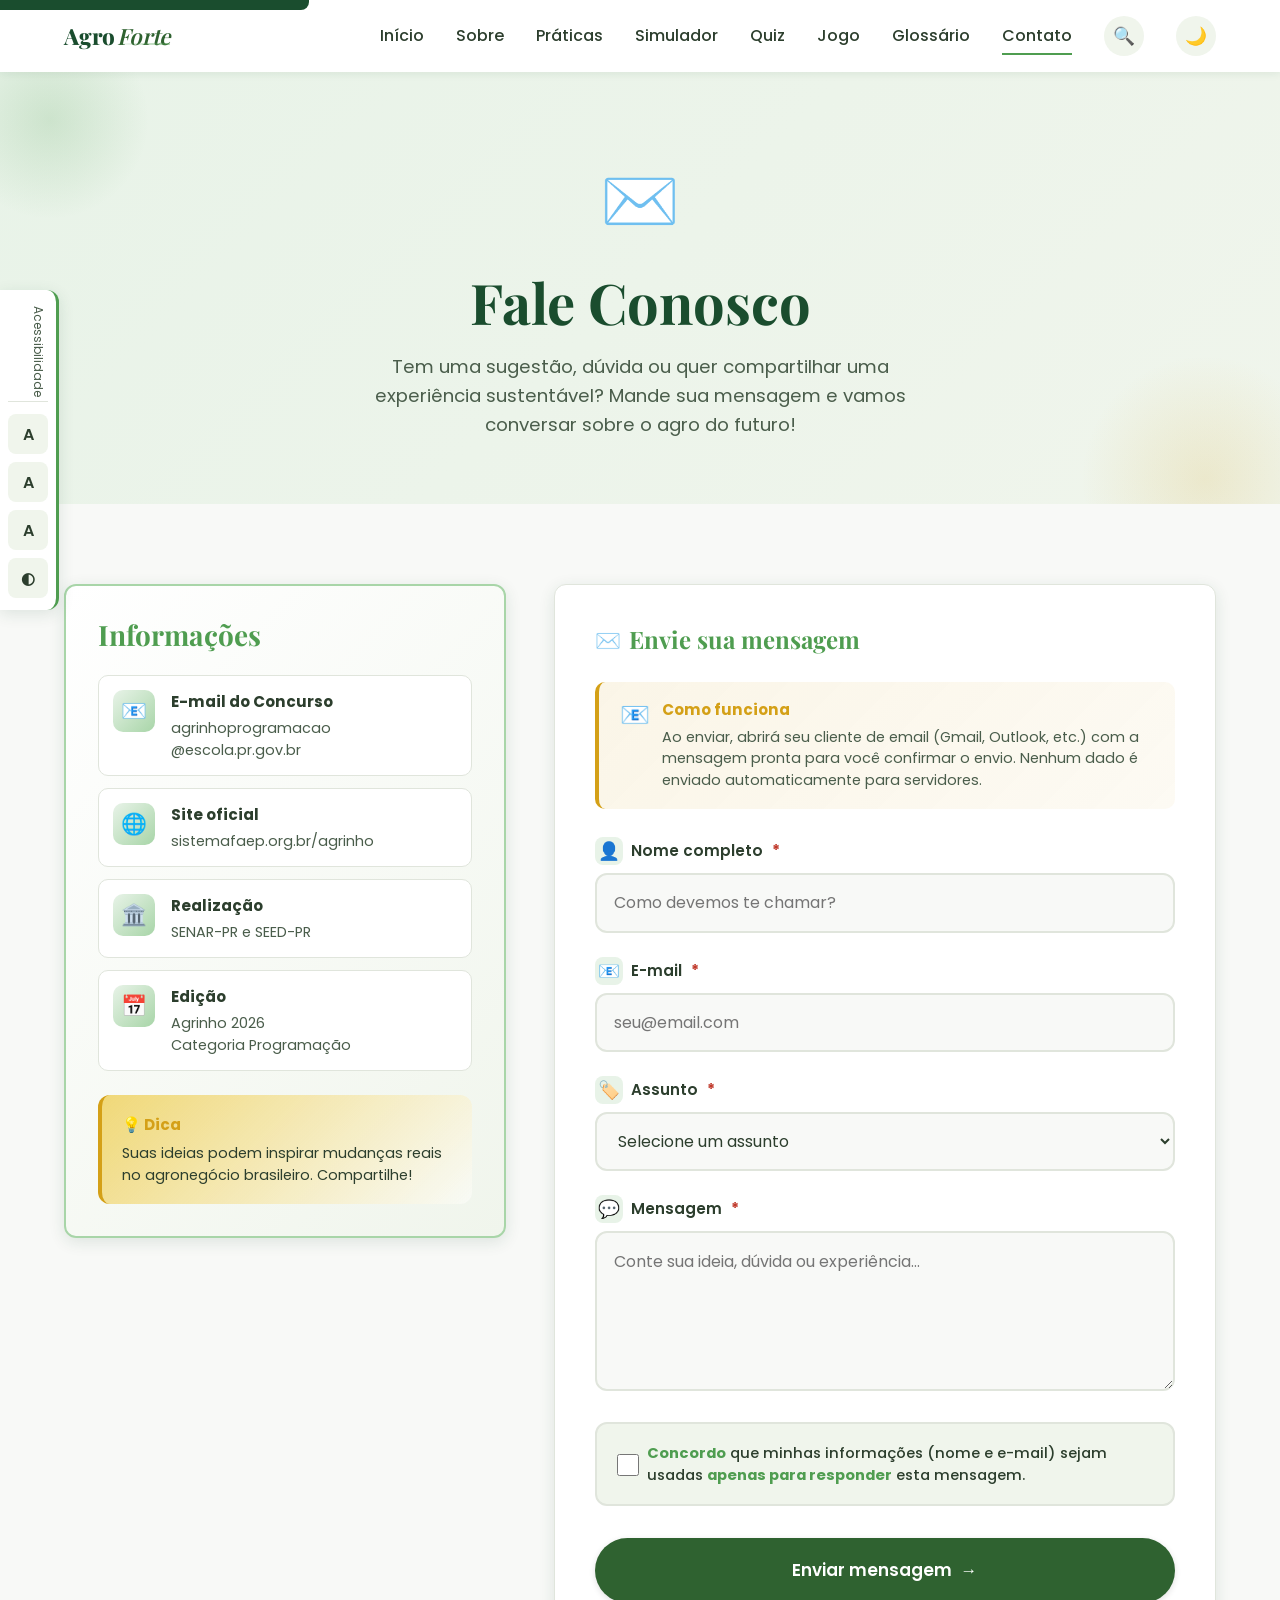
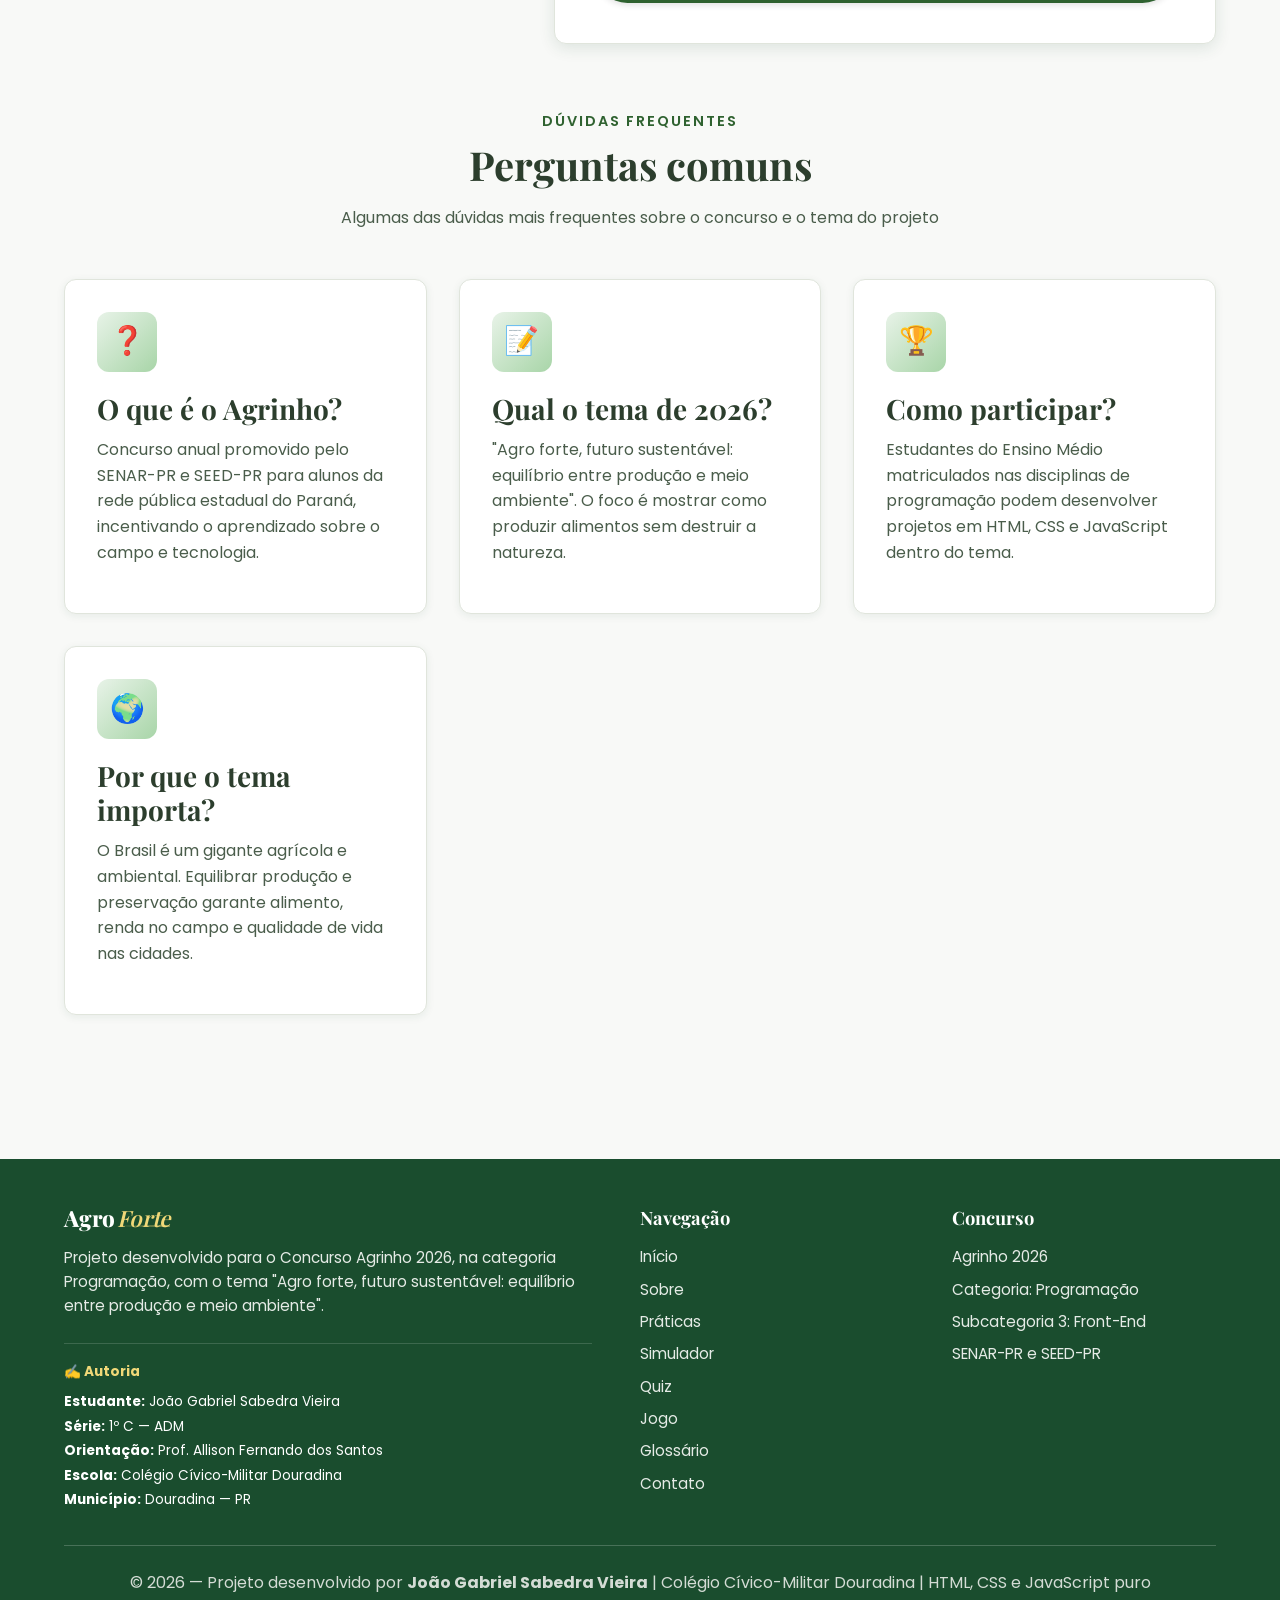
<file: contato.html>
<!--
    ================================================================
    AGRO FORTE — Página CONTATO (contato.html)
    ================================================================
    Formulário de contato + cards informativos + FAQ.

    O QUE TEM NESTA PÁGINA:
      1. CARDS DE INFORMAÇÕES → 4 cards laterais com:
         • E-mail oficial do concurso
         • Site oficial do Agrinho/SENAR-PR
         • Telefone de contato
         • Endereço da escola

      2. FORMULÁRIO DE CONTATO → 4 campos:
         • Nome completo (obrigatório)
         • E-mail (obrigatório, validação regex)
         • Assunto (dropdown com opções)
         • Mensagem (textarea obrigatório)
         + Checkbox "Aceito que dados sejam usados"
         + Botão "Enviar mensagem"

      3. FAQ — Perguntas frequentes em acordeão expansível:
         • O que é o Agrinho?
         • Qual o tema de 2026?
         • Como o site foi feito?
         • Posso compartilhar?

    COMO O FORMULÁRIO FUNCIONA:
      Ao clicar em "Enviar", o site VALIDA os campos via JavaScript:
        • Nome não pode estar vazio
        • E-mail deve seguir formato válido
        • Mensagem mínimo 10 caracteres
        • Aceite obrigatório

      Se TUDO OK, abre o cliente de e-mail do usuário (Gmail,
      Outlook, etc.) com a mensagem PRONTA pra ser enviada manualmente.
      Nenhum dado vai pra servidor — privacidade total.

      Tecnologia usada: mailto: link gerado dinamicamente
      (não requer backend, conforme regulamento do concurso).

    OBS: Para detalhes das partes COMUNS (head, header, footer),
         consulte os comentários do arquivo index.html
    ================================================================
-->
<!DOCTYPE html>
<html lang="pt-BR">
<head>
    <!-- META TAGS — Configuração SEO, viewport, redes sociais (ver index.html para detalhes) -->
    <meta charset="UTF-8">
    <meta name="viewport" content="width=device-width, initial-scale=1.0">
    <meta name="description" content="Entre em contato e compartilhe suas ideias sobre agronegócio sustentável">
    <meta name="keywords" content="contato, agrinho, agro forte, agronegócio, sustentabilidade, formulário, fale conosco, paraná">
    <meta name="author" content="João Gabriel Sabedra Vieira">
    <meta name="theme-color" content="#4f9d50">
    <meta name="robots" content="index, follow">
    <meta name="view-transition" content="same-origin">

    <!-- Open Graph -->
    <meta property="og:title" content="Contato | Agro Forte">
    <meta property="og:description" content="Compartilhe suas ideias, dúvidas ou experiências sobre o agro sustentável.">
    <meta property="og:type" content="website">
    <meta property="og:locale" content="pt_BR">
    <meta property="og:image" content="og-image.svg">

    <title>Contato | Agro Forte - Agrinho 2026</title>
    <link rel="stylesheet" href="css/style.css?v=2">
    <link rel="manifest" href="manifest.json">
    <link rel="icon" type="image/svg+xml" href="favicon.svg">
    <link rel="apple-touch-icon" href="favicon.svg">
</head>
<body>
    <!-- AVISO PARA USUÁRIOS SEM JAVASCRIPT HABILITADO -->
    <noscript>
        <div class="aviso-sem-js" role="alert">
            <strong><span class="icone-aviso" aria-hidden="true">⚠️</span>JavaScript desativado</strong>
            Para a experiência completa do Agro Forte (simulador, quiz, jogo, mapa interativo), por favor habilite o JavaScript no seu navegador. O conteúdo essencial continua acessível.
        </div>
    </noscript>

    <!-- TELA DE CARREGAMENTO -->
    <div class="tela-carregamento" id="telaCarregamento" role="status" aria-live="polite">
        <div class="loader-spinner" aria-hidden="true"></div>
        <p class="texto-logo-carregamento"><span class="logo-marca"><span class="logo-bold">Agro</span><span class="logo-italic">Forte</span></span></p>
        <p>Carregando experiência sustentável...</p>
        <div class="barra-carregamento">
            <div class="barra-carregamento-preenchida"></div>
        </div>
    </div>

    <!-- LINK DE PULAR PARA O CONTEUDO -->
    <a href="#conteudoPrincipal" class="skip-link">Pular para o conteúdo principal</a>

    <!-- BARRA DE ACESSIBILIDADE -->
    <aside class="barra-acessibilidade" aria-label="Controles de acessibilidade">
        <span class="titulo-barra">Acessibilidade</span>
        <button id="btnFonteMenor" aria-label="Fonte normal" title="Fonte normal">A</button>
        <button id="btnFontePadrao" class="fonte-padrao-btn" aria-label="Fonte grande" title="Fonte grande">A</button>
        <button id="btnFonteMaior" class="fonte-maior-btn" aria-label="Fonte extra grande" title="Fonte extra grande">A</button>
        <button id="btnContraste" aria-label="Alternar alto contraste" title="Alto contraste">◐</button>
    </aside>

    <!-- OVERLAY DE BUSCA -->
    <div class="overlay-busca" id="overlayBusca" role="dialog" aria-label="Buscar no site">
        <div class="busca-container">
            <div class="busca-cabecalho">
                <span class="icone-busca-grande" aria-hidden="true">🔍</span>
                <input type="text" id="inputBusca" placeholder="Buscar práticas, termos, páginas..." aria-label="Campo de busca">
                <button class="busca-fechar" id="fecharBusca" aria-label="Fechar busca">✕</button>
            </div>
            <div class="busca-resultados" id="resultadosBusca"></div>
        </div>
    </div>

    <!-- CABECALHO -->
    <header class="cabecalho">
        <nav class="nav-principal" aria-label="Navegação principal">
            <a href="index.html" class="logo" aria-label="Agro Forte - Página inicial">
                <span class="logo-marca"><span class="logo-bold">Agro</span><span class="logo-italic">Forte</span></span>
            </a>

            <ul class="nav-links" id="navLinks">
                <li><a href="index.html">Início</a></li>
                <li><a href="sobre.html">Sobre</a></li>
                <li><a href="praticas.html">Práticas</a></li>
                <li><a href="simulador.html">Simulador</a></li>
                <li><a href="quiz.html">Quiz</a></li>
                <li><a href="jogo.html">Jogo</a></li>
                <li><a href="glossario.html">Glossário</a></li>
                <li><a href="contato.html" class="ativo">Contato</a></li>
                <li>
                    <button class="botao-busca" id="botaoBusca" aria-label="Buscar no site" title="Buscar">
                        🔍
                    </button>
                </li>
                <li>
                    <button class="botao-tema" id="botaoTema" aria-label="Alternar tema claro e escuro" title="Alternar tema">
                        <span id="iconeTema">🌙</span>
                    </button>
                </li>
            </ul>

            <button class="menu-mobile" id="menuMobile" aria-label="Abrir menu de navegação">
                <span></span>
                <span></span>
                <span></span>
            </button>
        </nav>
    </header>

    <main id="conteudoPrincipal">
        <!-- CABECALHO DA PAGINA -->
        <section class="contato-cabecalho">
            <div class="container">
                <span class="contato-icone-decorativo fade-in" aria-hidden="true">✉️</span>
                <h1 class="fade-in">Fale Conosco</h1>
                <p class="fade-in">Tem uma sugestão, dúvida ou quer compartilhar uma experiência sustentável? Mande sua mensagem e vamos conversar sobre o agro do futuro!</p>
            </div>
        </section>

        <!-- CONTATO -->
        <section class="secao">
            <div class="container">
                <div class="container-contato">
                    <!-- INFORMACOES DE CONTATO -->
                    <aside class="info-contato fade-in">
                        <h2>Informações</h2>

                        <div class="info-item">
                            <div class="icone" aria-hidden="true">📧</div>
                            <div>
                                <strong>E-mail do Concurso</strong>
                                <p>agrinhoprogramacao<br>@escola.pr.gov.br</p>
                            </div>
                        </div>

                        <div class="info-item">
                            <div class="icone" aria-hidden="true">🌐</div>
                            <div>
                                <strong>Site oficial</strong>
                                <p>sistemafaep.org.br/agrinho</p>
                            </div>
                        </div>

                        <div class="info-item">
                            <div class="icone" aria-hidden="true">🏛️</div>
                            <div>
                                <strong>Realização</strong>
                                <p>SENAR-PR e SEED-PR</p>
                            </div>
                        </div>

                        <div class="info-item">
                            <div class="icone" aria-hidden="true">📅</div>
                            <div>
                                <strong>Edição</strong>
                                <p>Agrinho 2026<br>Categoria Programação</p>
                            </div>
                        </div>

                        <div class="caixa-info">
                            <strong class="caixa-info-titulo">💡 Dica</strong>
                            <p class="caixa-info-texto-pequeno">Suas ideias podem inspirar mudanças reais no agronegócio brasileiro. Compartilhe!</p>
                        </div>
                    </aside>

                    <!-- FORMULARIO -->
                    <form class="formulario fade-in" id="formularioContato" novalidate>
                        <h2>Envie sua mensagem</h2>

                        <div class="aviso-formulario">
                            <span class="icone-info" aria-hidden="true">📧</span>
                            <div>
                                <strong>Como funciona</strong>
                                Ao enviar, abrirá seu cliente de email (Gmail, Outlook, etc.) com a mensagem pronta para você confirmar o envio. Nenhum dado é enviado automaticamente para servidores.
                            </div>
                        </div>

                        <div class="campo-formulario-rico" id="campoFormularioNome">
                            <label for="campoNome">
                                <span class="icone-campo" aria-hidden="true">👤</span>
                                Nome completo <span class="obrigatorio" aria-hidden="true">*</span>
                            </label>
                            <input type="text" id="campoNome" name="nome" required minlength="3" autocomplete="name" placeholder="Como devemos te chamar?">
                            <span class="mensagem-erro" id="erroNome">Por favor, informe seu nome (mínimo 3 caracteres).</span>
                        </div>

                        <div class="campo-formulario-rico" id="campoFormularioEmail">
                            <label for="campoEmail">
                                <span class="icone-campo" aria-hidden="true">📧</span>
                                E-mail <span class="obrigatorio" aria-hidden="true">*</span>
                            </label>
                            <input type="email" id="campoEmail" name="email" required autocomplete="email" placeholder="seu@email.com">
                            <span class="mensagem-erro" id="erroEmail">Por favor, informe um e-mail válido.</span>
                        </div>

                        <div class="campo-formulario-rico" id="campoFormularioAssunto">
                            <label for="campoAssunto">
                                <span class="icone-campo" aria-hidden="true">🏷️</span>
                                Assunto <span class="obrigatorio" aria-hidden="true">*</span>
                            </label>
                            <select id="campoAssunto" name="assunto" required>
                                <option value="">Selecione um assunto</option>
                                <option value="duvida">❓ Dúvida sobre o concurso</option>
                                <option value="sugestao">💡 Sugestão de prática sustentável</option>
                                <option value="experiencia">🌱 Compartilhar experiência</option>
                                <option value="parceria">🤝 Proposta de parceria</option>
                                <option value="outro">✨ Outro assunto</option>
                            </select>
                            <span class="mensagem-erro" id="erroAssunto">Por favor, selecione um assunto.</span>
                        </div>

                        <div class="campo-formulario-rico" id="campoFormularioMensagem">
                            <label for="campoMensagem">
                                <span class="icone-campo" aria-hidden="true">💬</span>
                                Mensagem <span class="obrigatorio" aria-hidden="true">*</span>
                            </label>
                            <textarea id="campoMensagem" name="mensagem" required minlength="10" placeholder="Conte sua ideia, dúvida ou experiência..." rows="5"></textarea>
                            <span class="mensagem-erro" id="erroMensagem">A mensagem precisa ter pelo menos 10 caracteres.</span>
                        </div>

                        <div class="campo-formulario-rico" id="campoFormularioConcordo">
                            <label class="card-aceite" for="campoConcordo">
                                <input type="checkbox" id="campoConcordo" required>
                                <span class="texto-aceite">
                                    <strong>Concordo</strong> que minhas informações (nome e e-mail) sejam usadas <strong>apenas para responder</strong> esta mensagem.
                                </span>
                            </label>
                            <span class="mensagem-erro" id="erroConcordo">Você precisa concordar para enviar a mensagem.</span>
                        </div>

                        <button type="submit" class="botao botao-primario botao-enviar-grande">
                            Enviar mensagem
                            <span aria-hidden="true">→</span>
                        </button>

                        <div class="mensagem-sucesso" id="mensagemSucesso">
                            <strong>✓ Mensagem preparada com sucesso!</strong>
                            <p>Seu cliente de email (Gmail, Outlook, etc.) vai abrir com a mensagem pronta para enviar. Basta clicar em "Enviar" no seu cliente. 📧</p>
                        </div>
                    </form>
                </div>

                <!-- FAQ -->
                <div class="bloco-faq">
                    <div class="secao-titulo fade-in">
                        <span>Dúvidas frequentes</span>
                        <h2>Perguntas comuns</h2>
                        <p>Algumas das dúvidas mais frequentes sobre o concurso e o tema do projeto</p>
                    </div>

                    <div class="grid-praticas">
                        <article class="card-pratica fade-in">
                            <div class="icone" aria-hidden="true">❓</div>
                            <h3>O que é o Agrinho?</h3>
                            <p>Concurso anual promovido pelo SENAR-PR e SEED-PR para alunos da rede pública estadual do Paraná, incentivando o aprendizado sobre o campo e tecnologia.</p>
                        </article>

                        <article class="card-pratica fade-in">
                            <div class="icone" aria-hidden="true">📝</div>
                            <h3>Qual o tema de 2026?</h3>
                            <p>"Agro forte, futuro sustentável: equilíbrio entre produção e meio ambiente". O foco é mostrar como produzir alimentos sem destruir a natureza.</p>
                        </article>

                        <article class="card-pratica fade-in">
                            <div class="icone" aria-hidden="true">🏆</div>
                            <h3>Como participar?</h3>
                            <p>Estudantes do Ensino Médio matriculados nas disciplinas de programação podem desenvolver projetos em HTML, CSS e JavaScript dentro do tema.</p>
                        </article>

                        <article class="card-pratica fade-in">
                            <div class="icone" aria-hidden="true">🌍</div>
                            <h3>Por que o tema importa?</h3>
                            <p>O Brasil é um gigante agrícola e ambiental. Equilibrar produção e preservação garante alimento, renda no campo e qualidade de vida nas cidades.</p>
                        </article>
                    </div>
                </div>
            </div>
        </section>
    </main>

    <!-- RODAPE -->
    <footer class="rodape">
        <div class="container">
            <div class="grid-rodape">
                <div class="rodape-coluna">
                    <div class="rodape-logo">
                        <span class="logo-marca"><span class="logo-bold">Agro</span><span class="logo-italic">Forte</span></span>
                    </div>
                    <p>Projeto desenvolvido para o Concurso Agrinho 2026, na categoria Programação, com o tema "Agro forte, futuro sustentável: equilíbrio entre produção e meio ambiente".</p>
                    <div class="rodape-autoria">
                        <strong class="rodape-autoria-titulo">✍️ Autoria</strong>
                        <span><strong>Estudante:</strong> João Gabriel Sabedra Vieira</span>
                        <span><strong>Série:</strong> 1º C — ADM</span>
                        <span><strong>Orientação:</strong> Prof. Allison Fernando dos Santos</span>
                        <span><strong>Escola:</strong> Colégio Cívico-Militar Douradina</span>
                        <span><strong>Município:</strong> Douradina — PR</span>
                    </div>
                </div>

                <div class="rodape-coluna">
                    <h3>Navegação</h3>
                    <ul>
                        <li><a href="index.html">Início</a></li>
                        <li><a href="sobre.html">Sobre</a></li>
                        <li><a href="praticas.html">Práticas</a></li>
                        <li><a href="simulador.html">Simulador</a></li>
                        <li><a href="quiz.html">Quiz</a></li>
                        <li><a href="jogo.html">Jogo</a></li>
                        <li><a href="glossario.html">Glossário</a></li>
                        <li><a href="contato.html">Contato</a></li>
                    </ul>
                </div>

                <div class="rodape-coluna">
                    <h3>Concurso</h3>
                    <ul>
                        <li>Agrinho 2026</li>
                        <li>Categoria: Programação</li>
                        <li>Subcategoria 3: Front-End</li>
                        <li>SENAR-PR e SEED-PR</li>
                    </ul>
                </div>
            </div>

            <div class="rodape-creditos">
                <p>&copy; 2026 — Projeto desenvolvido por <strong>João Gabriel Sabedra Vieira</strong> | Colégio Cívico-Militar Douradina | HTML, CSS e JavaScript puro</p>
            </div>
        </div>
    </footer>

    <button class="voltar-topo" id="voltarTopo" aria-label="Voltar ao topo da página">
        <span aria-hidden="true">↑</span>
    </button>

    <script src="js/script.js" defer></script>
</body>
</html>
</file>
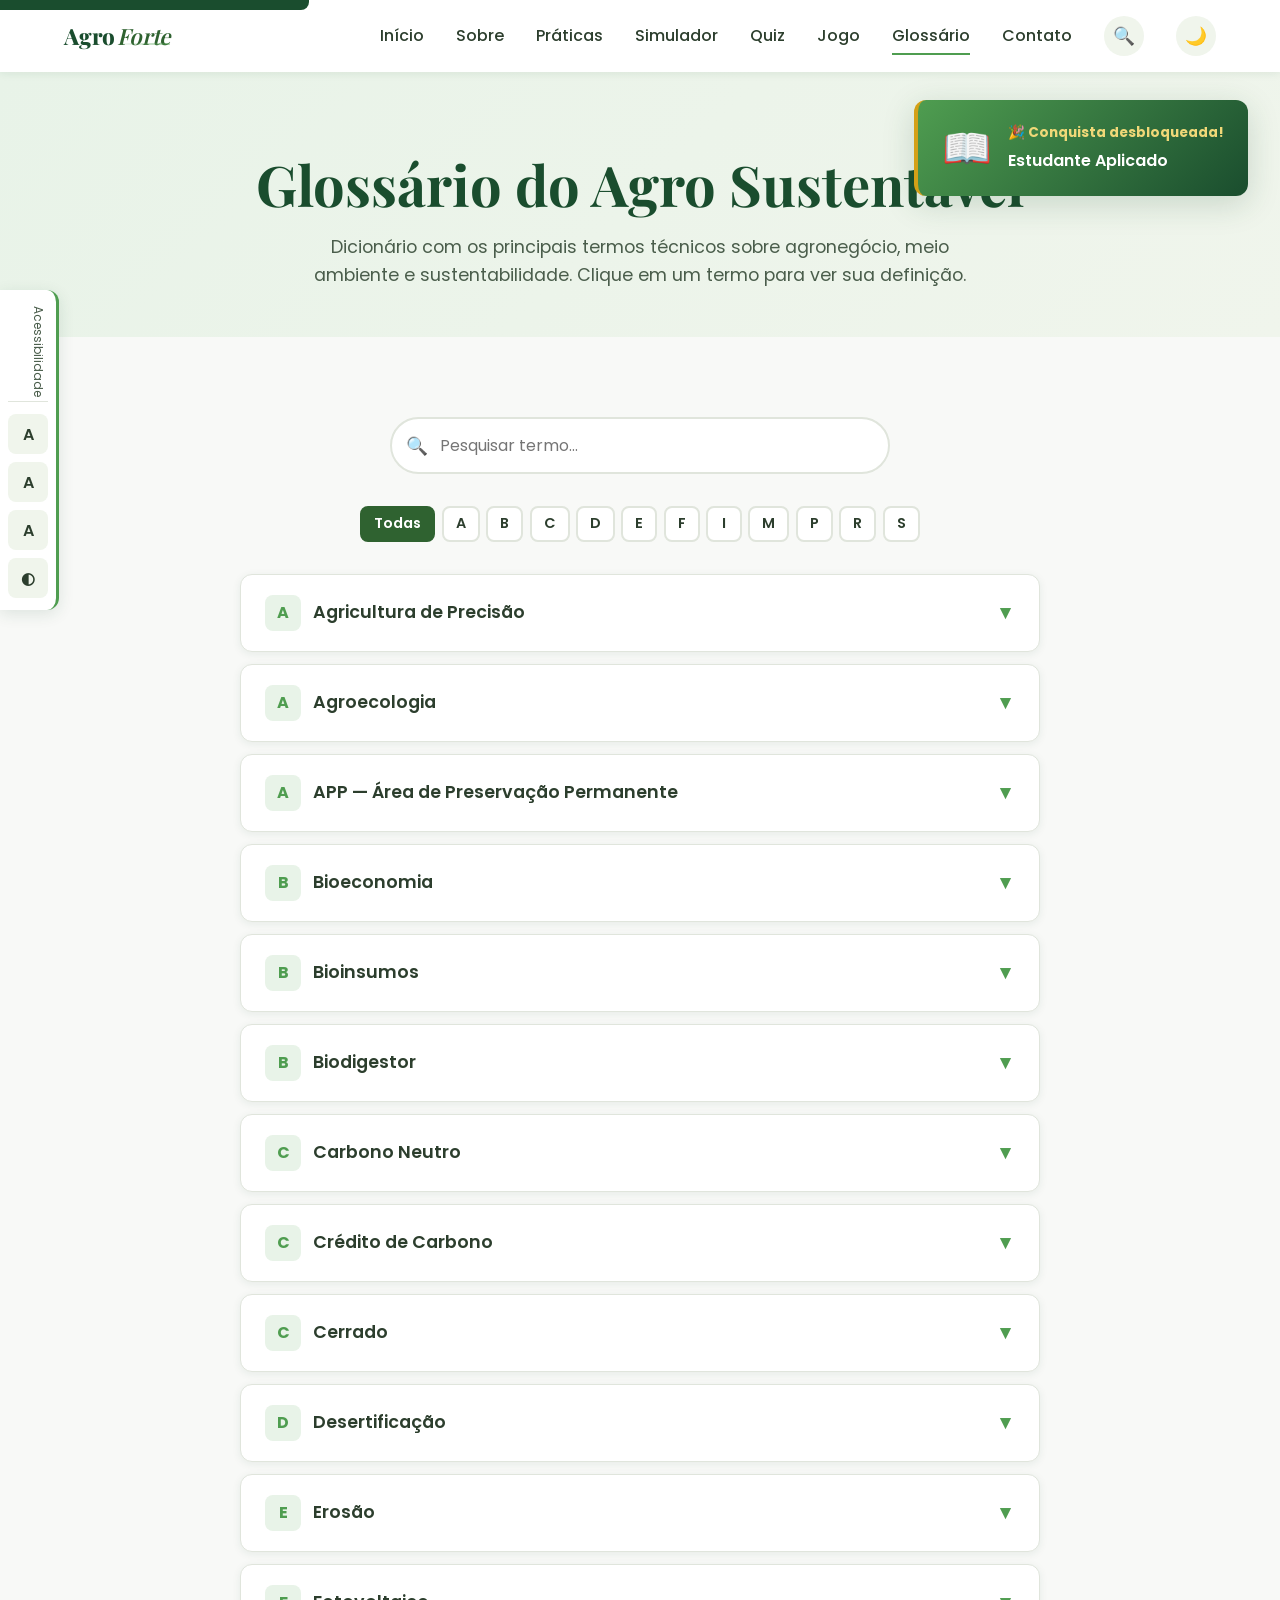
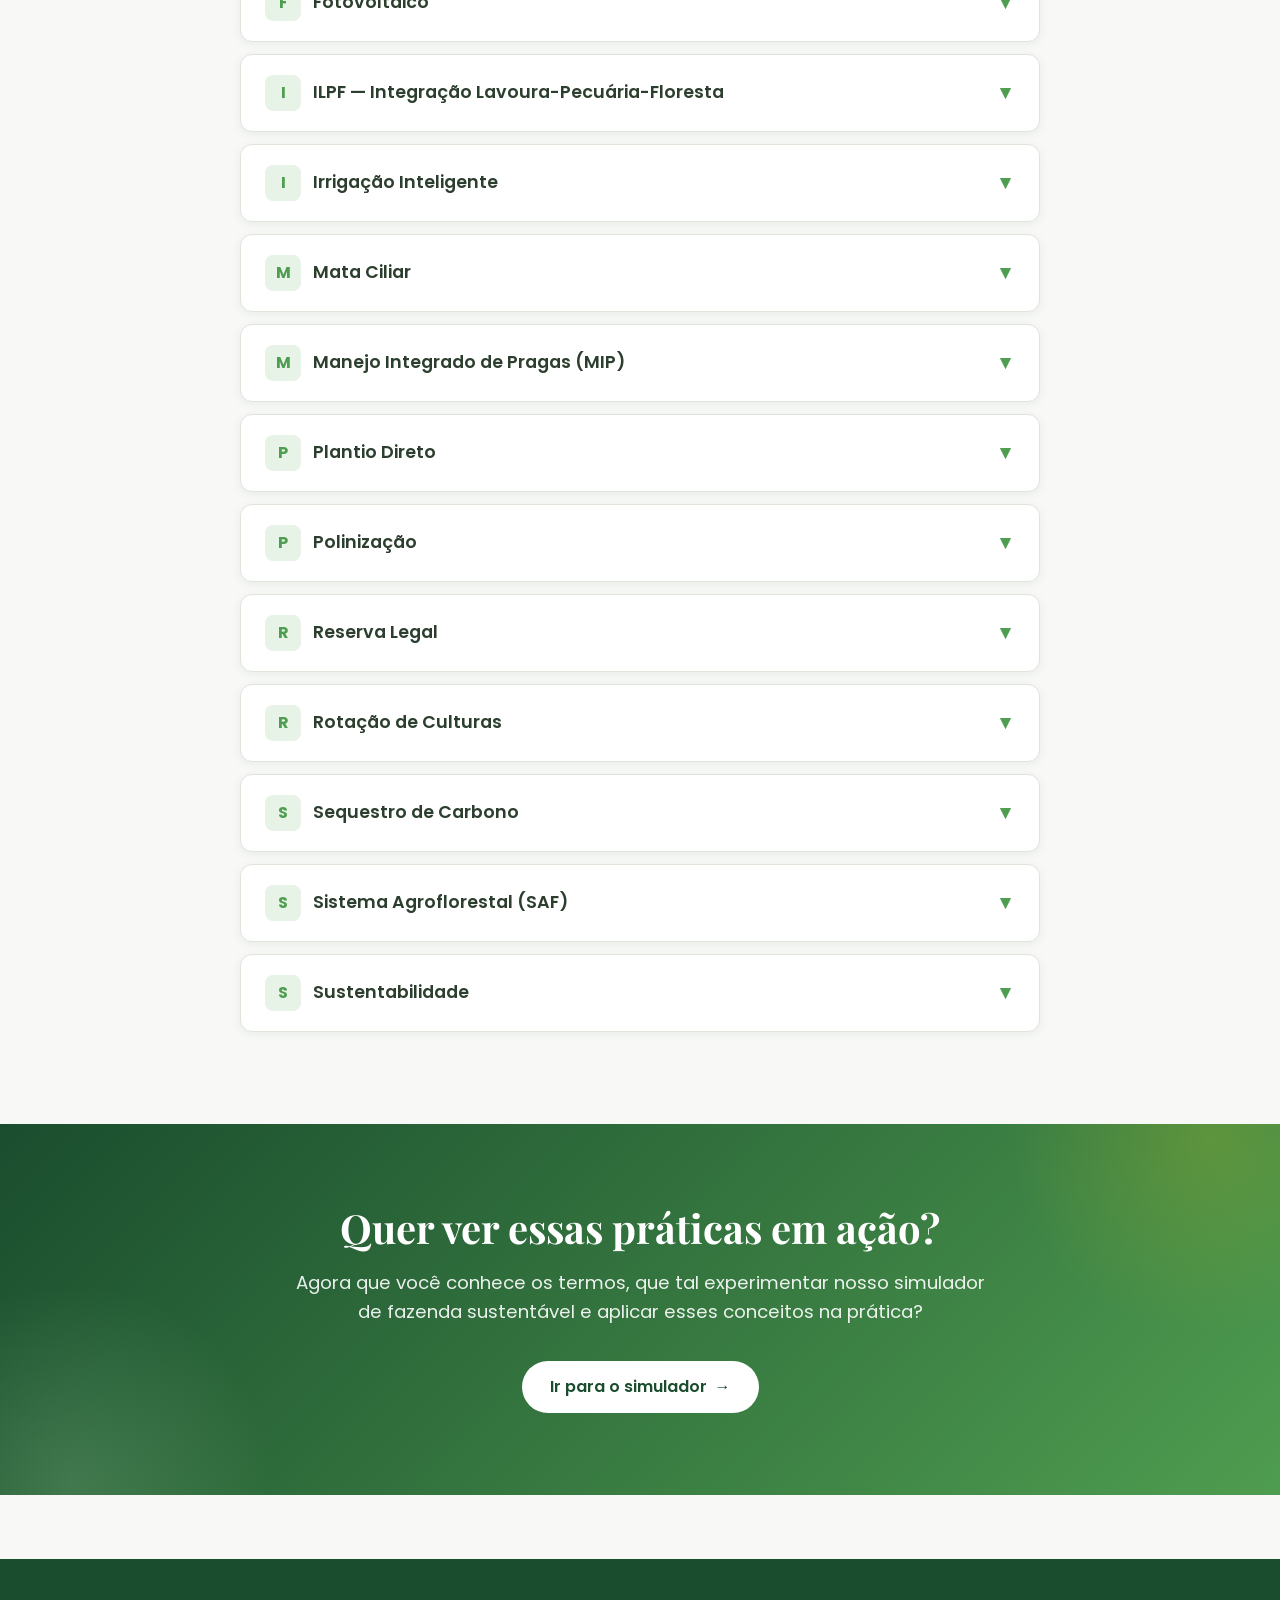
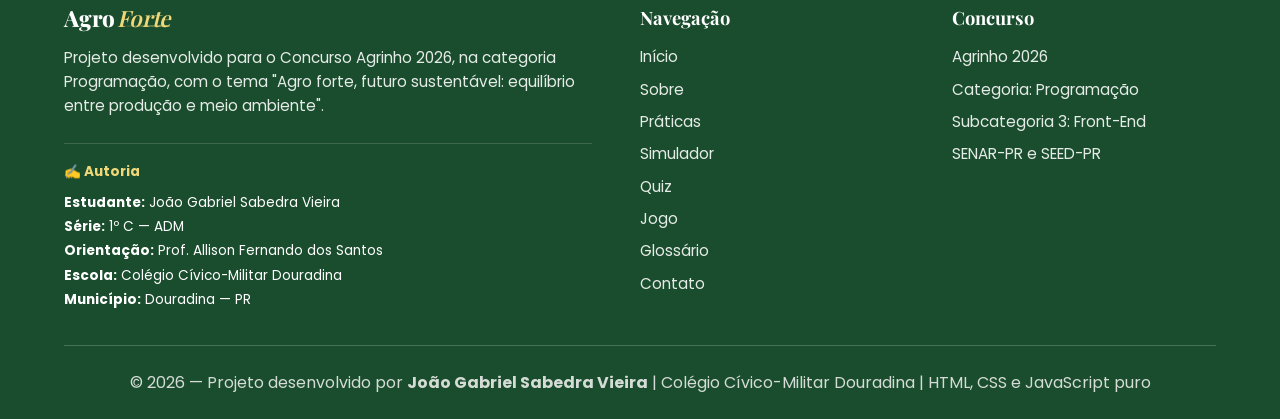
<file: glossario.html>
<!--
    ================================================================
    AGRO FORTE — Página GLOSSÁRIO (glossario.html)
    ================================================================
    Dicionário interativo com 24 termos técnicos do agronegócio
    sustentável organizado em formato de acordeão (expansível).

    TERMOS COBERTOS (24 ao todo):
      • A: Agricultura de Precisão, Agroecologia, APP, etc.
      • B: Bioeconomia, Bioinsumos, Biodigestor
      • C: Carbono Neutro, Crédito de Carbono, Cerrado
      • D: Desertificação
      • E: Erosão
      • F: Fotovoltaico
      • I: ILPF, Irrigação Inteligente
      • M: Mata Ciliar, MIP, Manejo
      • P: Plantio Direto, Polinização
      • R: Reserva Legal, Rotação de Culturas
      • S: Sequestro de Carbono, SAF, Sustentabilidade

    RECURSOS:
      🔤 FILTRO ALFABÉTICO — Botões A, B, C... mostram só os
         termos que começam com aquela letra
      🔍 BUSCA POR TEXTO — Campo de busca filtra termos em tempo
         real conforme o usuário digita
      📂 ACORDEÃO — Click no termo expande/recolhe a definição
         (pode ter múltiplos abertos simultaneamente)

    OBS: Para detalhes das partes COMUNS (head, header, footer),
         consulte os comentários do arquivo index.html
    ================================================================
-->
<!DOCTYPE html>
<html lang="pt-BR">
<head>
    <!-- META TAGS — Configuração SEO, viewport, redes sociais (ver index.html para detalhes) -->
    <meta charset="UTF-8">
    <meta name="viewport" content="width=device-width, initial-scale=1.0">
    <meta name="description" content="Glossário com termos técnicos sobre agronegócio sustentável e meio ambiente">
    <meta name="keywords" content="glossário, termos técnicos, agronegócio, sustentabilidade, agricultura, meio ambiente, dicionário rural, paraná">
    <meta name="author" content="João Gabriel Sabedra Vieira">
    <meta name="theme-color" content="#4f9d50">
    <meta name="robots" content="index, follow">
    <meta name="view-transition" content="same-origin">

    <!-- Open Graph -->
    <meta property="og:title" content="Glossário | Agro Forte">
    <meta property="og:description" content="24 termos técnicos sobre agronegócio sustentável: agroecologia, bioinsumos, ILPF, sequestro de carbono e muito mais.">
    <meta property="og:type" content="website">
    <meta property="og:locale" content="pt_BR">
    <meta property="og:image" content="og-image.svg">

    <title>Glossário | Agro Forte - Agrinho 2026</title>
    <link rel="stylesheet" href="css/style.css?v=2">
    <link rel="manifest" href="manifest.json">
    <link rel="icon" type="image/svg+xml" href="favicon.svg">
    <link rel="apple-touch-icon" href="favicon.svg">
</head>
<body>
    <!-- AVISO PARA USUÁRIOS SEM JAVASCRIPT HABILITADO -->
    <noscript>
        <div class="aviso-sem-js" role="alert">
            <strong><span class="icone-aviso" aria-hidden="true">⚠️</span>JavaScript desativado</strong>
            Para a experiência completa do Agro Forte (simulador, quiz, jogo, mapa interativo), por favor habilite o JavaScript no seu navegador. O conteúdo essencial continua acessível.
        </div>
    </noscript>

    <!-- TELA DE CARREGAMENTO -->
    <div class="tela-carregamento" id="telaCarregamento" role="status" aria-live="polite">
        <div class="loader-spinner" aria-hidden="true"></div>
        <p class="texto-logo-carregamento"><span class="logo-marca"><span class="logo-bold">Agro</span><span class="logo-italic">Forte</span></span></p>
        <p>Carregando experiência sustentável...</p>
        <div class="barra-carregamento">
            <div class="barra-carregamento-preenchida"></div>
        </div>
    </div>

    <!-- LINK DE PULAR PARA O CONTEUDO -->
    <a href="#conteudoPrincipal" class="skip-link">Pular para o conteúdo principal</a>

    <!-- BARRA DE ACESSIBILIDADE -->
    <aside class="barra-acessibilidade" aria-label="Controles de acessibilidade">
        <span class="titulo-barra">Acessibilidade</span>
        <button id="btnFonteMenor" aria-label="Fonte normal" title="Fonte normal">A</button>
        <button id="btnFontePadrao" class="fonte-padrao-btn" aria-label="Fonte grande" title="Fonte grande">A</button>
        <button id="btnFonteMaior" class="fonte-maior-btn" aria-label="Fonte extra grande" title="Fonte extra grande">A</button>
        <button id="btnContraste" aria-label="Alternar alto contraste" title="Alto contraste">◐</button>
    </aside>

    <!-- OVERLAY DE BUSCA -->
    <div class="overlay-busca" id="overlayBusca" role="dialog" aria-label="Buscar no site">
        <div class="busca-container">
            <div class="busca-cabecalho">
                <span class="icone-busca-grande" aria-hidden="true">🔍</span>
                <input type="text" id="inputBusca" placeholder="Buscar práticas, termos, páginas..." aria-label="Campo de busca">
                <button class="busca-fechar" id="fecharBusca" aria-label="Fechar busca">✕</button>
            </div>
            <div class="busca-resultados" id="resultadosBusca"></div>
        </div>
    </div>

    <!-- CABECALHO -->
    <header class="cabecalho">
        <nav class="nav-principal" aria-label="Navegação principal">
            <a href="index.html" class="logo" aria-label="Agro Forte - Página inicial">
                <span class="logo-marca"><span class="logo-bold">Agro</span><span class="logo-italic">Forte</span></span>
            </a>

            <ul class="nav-links" id="navLinks">
                <li><a href="index.html">Início</a></li>
                <li><a href="sobre.html">Sobre</a></li>
                <li><a href="praticas.html">Práticas</a></li>
                <li><a href="simulador.html">Simulador</a></li>
                <li><a href="quiz.html">Quiz</a></li>
                <li><a href="jogo.html">Jogo</a></li>
                <li><a href="glossario.html" class="ativo">Glossário</a></li>
                <li><a href="contato.html">Contato</a></li>
                <li>
                    <button class="botao-busca" id="botaoBusca" aria-label="Buscar no site" title="Buscar">
                        🔍
                    </button>
                </li>
                <li>
                    <button class="botao-tema" id="botaoTema" aria-label="Alternar tema claro e escuro" title="Alternar tema">
                        <span id="iconeTema">🌙</span>
                    </button>
                </li>
            </ul>

            <button class="menu-mobile" id="menuMobile" aria-label="Abrir menu de navegação">
                <span></span>
                <span></span>
                <span></span>
            </button>
        </nav>
    </header>

    <main id="conteudoPrincipal">
        <!-- CABECALHO DA PAGINA -->
        <section class="pagina-cabecalho">
            <div class="container">
                <h1 class="fade-in">Glossário do Agro Sustentável</h1>
                <p class="fade-in">Dicionário com os principais termos técnicos sobre agronegócio, meio ambiente e sustentabilidade. Clique em um termo para ver sua definição.</p>
            </div>
        </section>

        <!-- GLOSSARIO -->
        <section class="secao" aria-labelledby="tituloListaTermos">
            <div class="container">
                <h2 id="tituloListaTermos" class="apenas-leitor-tela">Lista de termos do glossário</h2>
                <!-- BUSCA NO GLOSSARIO -->
                <div class="busca-glossario fade-in">
                    <input type="text" id="buscaGlossario" placeholder="Pesquisar termo..." aria-label="Buscar no glossário">
                </div>

                <!-- FILTRO POR LETRA -->
                <div class="filtro-alfabeto fade-in" role="group" aria-label="Filtro por letra inicial">
                    <button class="letra-filtro ativa" data-letra="todas">Todas</button>
                    <button class="letra-filtro" data-letra="A">A</button>
                    <button class="letra-filtro" data-letra="B">B</button>
                    <button class="letra-filtro" data-letra="C">C</button>
                    <button class="letra-filtro" data-letra="D">D</button>
                    <button class="letra-filtro" data-letra="E">E</button>
                    <button class="letra-filtro" data-letra="F">F</button>
                    <button class="letra-filtro" data-letra="I">I</button>
                    <button class="letra-filtro" data-letra="M">M</button>
                    <button class="letra-filtro" data-letra="P">P</button>
                    <button class="letra-filtro" data-letra="R">R</button>
                    <button class="letra-filtro" data-letra="S">S</button>
                </div>

                <!-- LISTA DE TERMOS -->
                <div class="lista-glossario fade-in" id="listaGlossario">

                    <!-- A -->
                    <article class="termo-glossario" data-letra="A" data-titulo="Agricultura de Precisão">
                        <button class="termo-cabecalho" aria-expanded="false">
                            <div class="termo-titulo">
                                <span class="termo-icone">A</span>
                                <h3>Agricultura de Precisão</h3>
                            </div>
                            <span class="seta" aria-hidden="true">▼</span>
                        </button>
                        <div class="termo-conteudo">
                            <div class="termo-conteudo-interno">
                                <p>Sistema de manejo agrícola que utiliza tecnologias como GPS, drones, sensores e mapas digitais para aplicar a quantidade exata de água, fertilizantes e defensivos em cada parte da lavoura. Reduz desperdícios e aumenta a produtividade.</p>
                                <span class="categoria-tag">Tecnologia</span>
                            </div>
                        </div>
                    </article>

                    <article class="termo-glossario" data-letra="A" data-titulo="Agroecologia">
                        <button class="termo-cabecalho" aria-expanded="false">
                            <div class="termo-titulo">
                                <span class="termo-icone">A</span>
                                <h3>Agroecologia</h3>
                            </div>
                            <span class="seta" aria-hidden="true">▼</span>
                        </button>
                        <div class="termo-conteudo">
                            <div class="termo-conteudo-interno">
                                <p>Ciência que aplica princípios ecológicos ao manejo de sistemas agrícolas. Busca produzir alimentos respeitando a natureza, com mínimo uso de insumos químicos, valorizando a biodiversidade e os saberes tradicionais.</p>
                                <span class="categoria-tag">Ciência</span>
                            </div>
                        </div>
                    </article>

                    <article class="termo-glossario" data-letra="A" data-titulo="APP - Área de Preservação Permanente">
                        <button class="termo-cabecalho" aria-expanded="false">
                            <div class="termo-titulo">
                                <span class="termo-icone">A</span>
                                <h3>APP — Área de Preservação Permanente</h3>
                            </div>
                            <span class="seta" aria-hidden="true">▼</span>
                        </button>
                        <div class="termo-conteudo">
                            <div class="termo-conteudo-interno">
                                <p>Áreas de proteção obrigatória conforme o Código Florestal brasileiro: matas ciliares (margens de rios), topos de morros, encostas íngremes e nascentes. Têm função ambiental essencial e não podem ser desmatadas.</p>
                                <span class="categoria-tag">Legislação</span>
                            </div>
                        </div>
                    </article>

                    <!-- B -->
                    <article class="termo-glossario" data-letra="B" data-titulo="Bioeconomia">
                        <button class="termo-cabecalho" aria-expanded="false">
                            <div class="termo-titulo">
                                <span class="termo-icone">B</span>
                                <h3>Bioeconomia</h3>
                            </div>
                            <span class="seta" aria-hidden="true">▼</span>
                        </button>
                        <div class="termo-conteudo">
                            <div class="termo-conteudo-interno">
                                <p>Modelo econômico baseado no uso sustentável de recursos biológicos renováveis. Inclui produção de alimentos, energia, fármacos e materiais a partir da floresta em pé, agricultura sustentável e biotecnologia.</p>
                                <span class="categoria-tag">Economia</span>
                            </div>
                        </div>
                    </article>

                    <article class="termo-glossario" data-letra="B" data-titulo="Bioinsumos">
                        <button class="termo-cabecalho" aria-expanded="false">
                            <div class="termo-titulo">
                                <span class="termo-icone">B</span>
                                <h3>Bioinsumos</h3>
                            </div>
                            <span class="seta" aria-hidden="true">▼</span>
                        </button>
                        <div class="termo-conteudo">
                            <div class="termo-conteudo-interno">
                                <p>Produtos de origem biológica usados na agricultura — microrganismos benéficos, fungos, bactérias e extratos vegetais. Substituem agroquímicos no controle de pragas e doenças, fortalecendo as plantas naturalmente.</p>
                                <span class="categoria-tag">Insumos</span>
                            </div>
                        </div>
                    </article>

                    <article class="termo-glossario" data-letra="B" data-titulo="Biodigestor">
                        <button class="termo-cabecalho" aria-expanded="false">
                            <div class="termo-titulo">
                                <span class="termo-icone">B</span>
                                <h3>Biodigestor</h3>
                            </div>
                            <span class="seta" aria-hidden="true">▼</span>
                        </button>
                        <div class="termo-conteudo">
                            <div class="termo-conteudo-interno">
                                <p>Equipamento que processa resíduos orgânicos (estercos, restos vegetais) em ambiente sem oxigênio. Produz biogás, usado como energia, e biofertilizante natural. Transforma poluição em recurso.</p>
                                <span class="categoria-tag">Energia</span>
                            </div>
                        </div>
                    </article>

                    <!-- C -->
                    <article class="termo-glossario" data-letra="C" data-titulo="Carbono Neutro">
                        <button class="termo-cabecalho" aria-expanded="false">
                            <div class="termo-titulo">
                                <span class="termo-icone">C</span>
                                <h3>Carbono Neutro</h3>
                            </div>
                            <span class="seta" aria-hidden="true">▼</span>
                        </button>
                        <div class="termo-conteudo">
                            <div class="termo-conteudo-interno">
                                <p>Estado em que a quantidade de gás carbônico (CO2) emitida é compensada pela quantidade absorvida ou removida da atmosfera. Fazendas carbono neutro plantam árvores e adotam práticas que sequestram carbono.</p>
                                <span class="categoria-tag">Clima</span>
                            </div>
                        </div>
                    </article>

                    <article class="termo-glossario" data-letra="C" data-titulo="Crédito de Carbono">
                        <button class="termo-cabecalho" aria-expanded="false">
                            <div class="termo-titulo">
                                <span class="termo-icone">C</span>
                                <h3>Crédito de Carbono</h3>
                            </div>
                            <span class="seta" aria-hidden="true">▼</span>
                        </button>
                        <div class="termo-conteudo">
                            <div class="termo-conteudo-interno">
                                <p>Certificado que comprova a redução ou remoção de uma tonelada de CO2 da atmosfera. Pode ser vendido a empresas que precisam compensar suas emissões. Nova fonte de renda para produtores rurais sustentáveis.</p>
                                <span class="categoria-tag">Mercado</span>
                            </div>
                        </div>
                    </article>

                    <article class="termo-glossario" data-letra="C" data-titulo="Cerrado">
                        <button class="termo-cabecalho" aria-expanded="false">
                            <div class="termo-titulo">
                                <span class="termo-icone">C</span>
                                <h3>Cerrado</h3>
                            </div>
                            <span class="seta" aria-hidden="true">▼</span>
                        </button>
                        <div class="termo-conteudo">
                            <div class="termo-conteudo-interno">
                                <p>Segundo maior bioma do Brasil, conhecido como "berço das águas" por abrigar nascentes das principais bacias hidrográficas. Tem grande importância agrícola e abriga rica biodiversidade adaptada ao clima de duas estações.</p>
                                <span class="categoria-tag">Bioma</span>
                            </div>
                        </div>
                    </article>

                    <!-- D -->
                    <article class="termo-glossario" data-letra="D" data-titulo="Desertificação">
                        <button class="termo-cabecalho" aria-expanded="false">
                            <div class="termo-titulo">
                                <span class="termo-icone">D</span>
                                <h3>Desertificação</h3>
                            </div>
                            <span class="seta" aria-hidden="true">▼</span>
                        </button>
                        <div class="termo-conteudo">
                            <div class="termo-conteudo-interno">
                                <p>Processo de degradação do solo em regiões secas que perde a capacidade de produzir vida vegetal. Causada pelo uso inadequado da terra. Práticas sustentáveis revertem o processo.</p>
                                <span class="categoria-tag">Problema</span>
                            </div>
                        </div>
                    </article>

                    <!-- E -->
                    <article class="termo-glossario" data-letra="E" data-titulo="Erosão">
                        <button class="termo-cabecalho" aria-expanded="false">
                            <div class="termo-titulo">
                                <span class="termo-icone">E</span>
                                <h3>Erosão</h3>
                            </div>
                            <span class="seta" aria-hidden="true">▼</span>
                        </button>
                        <div class="termo-conteudo">
                            <div class="termo-conteudo-interno">
                                <p>Desgaste e remoção das camadas férteis do solo pela ação da chuva, do vento ou do uso inadequado. Solo em movimento polui rios e perde fertilidade. O plantio direto e curvas de nível são técnicas eficazes para preveni-la.</p>
                                <span class="categoria-tag">Problema</span>
                            </div>
                        </div>
                    </article>

                    <!-- F -->
                    <article class="termo-glossario" data-letra="F" data-titulo="Fotovoltaico">
                        <button class="termo-cabecalho" aria-expanded="false">
                            <div class="termo-titulo">
                                <span class="termo-icone">F</span>
                                <h3>Fotovoltaico</h3>
                            </div>
                            <span class="seta" aria-hidden="true">▼</span>
                        </button>
                        <div class="termo-conteudo">
                            <div class="termo-conteudo-interno">
                                <p>Tecnologia que converte luz solar diretamente em eletricidade através de painéis solares. No campo, são usados para alimentar bombas, irrigação, iluminação e a sede da propriedade — fonte limpa e econômica.</p>
                                <span class="categoria-tag">Energia</span>
                            </div>
                        </div>
                    </article>

                    <!-- I -->
                    <article class="termo-glossario" data-letra="I" data-titulo="ILPF - Integração Lavoura-Pecuária-Floresta">
                        <button class="termo-cabecalho" aria-expanded="false">
                            <div class="termo-titulo">
                                <span class="termo-icone">I</span>
                                <h3>ILPF — Integração Lavoura-Pecuária-Floresta</h3>
                            </div>
                            <span class="seta" aria-hidden="true">▼</span>
                        </button>
                        <div class="termo-conteudo">
                            <div class="termo-conteudo-interno">
                                <p>Sistema produtivo que combina, na mesma área, plantação de grãos (lavoura), criação de animais (pecuária) e árvores (floresta). Diversifica renda, recupera solos, aumenta produtividade e reduz emissões de carbono.</p>
                                <span class="categoria-tag">Sistema</span>
                            </div>
                        </div>
                    </article>

                    <article class="termo-glossario" data-letra="I" data-titulo="Irrigação Inteligente">
                        <button class="termo-cabecalho" aria-expanded="false">
                            <div class="termo-titulo">
                                <span class="termo-icone">I</span>
                                <h3>Irrigação Inteligente</h3>
                            </div>
                            <span class="seta" aria-hidden="true">▼</span>
                        </button>
                        <div class="termo-conteudo">
                            <div class="termo-conteudo-interno">
                                <p>Sistemas de irrigação automatizados com sensores que medem a umidade do solo em tempo real. A água só é liberada quando necessário e na quantidade certa, podendo economizar até 40% de água.</p>
                                <span class="categoria-tag">Tecnologia</span>
                            </div>
                        </div>
                    </article>

                    <!-- M -->
                    <article class="termo-glossario" data-letra="M" data-titulo="Mata Ciliar">
                        <button class="termo-cabecalho" aria-expanded="false">
                            <div class="termo-titulo">
                                <span class="termo-icone">M</span>
                                <h3>Mata Ciliar</h3>
                            </div>
                            <span class="seta" aria-hidden="true">▼</span>
                        </button>
                        <div class="termo-conteudo">
                            <div class="termo-conteudo-interno">
                                <p>Vegetação nativa que cresce nas margens de rios, córregos e ao redor de nascentes. Protege a água da contaminação, evita erosão e abriga fauna. Sua preservação é obrigatória pelo Código Florestal.</p>
                                <span class="categoria-tag">Ecossistema</span>
                            </div>
                        </div>
                    </article>

                    <article class="termo-glossario" data-letra="M" data-titulo="Manejo Integrado de Pragas">
                        <button class="termo-cabecalho" aria-expanded="false">
                            <div class="termo-titulo">
                                <span class="termo-icone">M</span>
                                <h3>Manejo Integrado de Pragas (MIP)</h3>
                            </div>
                            <span class="seta" aria-hidden="true">▼</span>
                        </button>
                        <div class="termo-conteudo">
                            <div class="termo-conteudo-interno">
                                <p>Estratégia que combina controle biológico, cultural, físico e químico para manejar pragas com mínimo impacto. Usa inimigos naturais (joaninhas, vespas) antes de recorrer a químicos.</p>
                                <span class="categoria-tag">Manejo</span>
                            </div>
                        </div>
                    </article>

                    <!-- P -->
                    <article class="termo-glossario" data-letra="P" data-titulo="Plantio Direto">
                        <button class="termo-cabecalho" aria-expanded="false">
                            <div class="termo-titulo">
                                <span class="termo-icone">P</span>
                                <h3>Plantio Direto</h3>
                            </div>
                            <span class="seta" aria-hidden="true">▼</span>
                        </button>
                        <div class="termo-conteudo">
                            <div class="termo-conteudo-interno">
                                <p>Sistema em que se planta diretamente sobre os restos da cultura anterior, sem arar a terra. Mantém a estrutura do solo, reduz erosão em até 90% e preserva microrganismos benéficos. Brasil é referência mundial.</p>
                                <span class="categoria-tag">Técnica</span>
                            </div>
                        </div>
                    </article>

                    <article class="termo-glossario" data-letra="P" data-titulo="Polinização">
                        <button class="termo-cabecalho" aria-expanded="false">
                            <div class="termo-titulo">
                                <span class="termo-icone">P</span>
                                <h3>Polinização</h3>
                            </div>
                            <span class="seta" aria-hidden="true">▼</span>
                        </button>
                        <div class="termo-conteudo">
                            <div class="termo-conteudo-interno">
                                <p>Transferência do pólen de uma flor a outra, essencial para produção de frutos e sementes. Realizada principalmente por abelhas, vespas e outros insetos. Aumenta a produtividade de mais de 70% das culturas mundiais.</p>
                                <span class="categoria-tag">Biologia</span>
                            </div>
                        </div>
                    </article>

                    <!-- R -->
                    <article class="termo-glossario" data-letra="R" data-titulo="Reserva Legal">
                        <button class="termo-cabecalho" aria-expanded="false">
                            <div class="termo-titulo">
                                <span class="termo-icone">R</span>
                                <h3>Reserva Legal</h3>
                            </div>
                            <span class="seta" aria-hidden="true">▼</span>
                        </button>
                        <div class="termo-conteudo">
                            <div class="termo-conteudo-interno">
                                <p>Porcentagem de cada propriedade rural que deve ser mantida com vegetação nativa, conforme o Código Florestal. Varia de 20% a 80% conforme a região (maior na Amazônia). Protege a biodiversidade.</p>
                                <span class="categoria-tag">Legislação</span>
                            </div>
                        </div>
                    </article>

                    <article class="termo-glossario" data-letra="R" data-titulo="Rotação de Culturas">
                        <button class="termo-cabecalho" aria-expanded="false">
                            <div class="termo-titulo">
                                <span class="termo-icone">R</span>
                                <h3>Rotação de Culturas</h3>
                            </div>
                            <span class="seta" aria-hidden="true">▼</span>
                        </button>
                        <div class="termo-conteudo">
                            <div class="termo-conteudo-interno">
                                <p>Prática de alternar culturas diferentes na mesma área ao longo do tempo. Cada planta extrai e devolve nutrientes diferentes ao solo, quebra ciclos de pragas e diversifica a renda.</p>
                                <span class="categoria-tag">Técnica</span>
                            </div>
                        </div>
                    </article>

                    <!-- S -->
                    <article class="termo-glossario" data-letra="S" data-titulo="Sequestro de Carbono">
                        <button class="termo-cabecalho" aria-expanded="false">
                            <div class="termo-titulo">
                                <span class="termo-icone">S</span>
                                <h3>Sequestro de Carbono</h3>
                            </div>
                            <span class="seta" aria-hidden="true">▼</span>
                        </button>
                        <div class="termo-conteudo">
                            <div class="termo-conteudo-interno">
                                <p>Processo de captura do CO2 da atmosfera pelo solo, plantas e árvores. Florestas em pé, agrofloresta e plantio direto retêm grandes quantidades de carbono, ajudando a mitigar as mudanças climáticas.</p>
                                <span class="categoria-tag">Clima</span>
                            </div>
                        </div>
                    </article>

                    <article class="termo-glossario" data-letra="S" data-titulo="Sistema Agroflorestal (SAF)">
                        <button class="termo-cabecalho" aria-expanded="false">
                            <div class="termo-titulo">
                                <span class="termo-icone">S</span>
                                <h3>Sistema Agroflorestal (SAF)</h3>
                            </div>
                            <span class="seta" aria-hidden="true">▼</span>
                        </button>
                        <div class="termo-conteudo">
                            <div class="termo-conteudo-interno">
                                <p>Modelo de cultivo que combina árvores nativas, frutíferas, lavouras e até criação de animais no mesmo espaço. Inspirado em ecossistemas naturais, recupera áreas degradadas e produz alimentos diversos.</p>
                                <span class="categoria-tag">Sistema</span>
                            </div>
                        </div>
                    </article>

                    <article class="termo-glossario" data-letra="S" data-titulo="Sustentabilidade">
                        <button class="termo-cabecalho" aria-expanded="false">
                            <div class="termo-titulo">
                                <span class="termo-icone">S</span>
                                <h3>Sustentabilidade</h3>
                            </div>
                            <span class="seta" aria-hidden="true">▼</span>
                        </button>
                        <div class="termo-conteudo">
                            <div class="termo-conteudo-interno">
                                <p>Capacidade de atender às necessidades do presente sem comprometer a habilidade das gerações futuras de atender às suas próprias necessidades. Equilíbrio entre as dimensões econômica, social e ambiental.</p>
                                <span class="categoria-tag">Conceito</span>
                            </div>
                        </div>
                    </article>

                </div>

                <!-- MENSAGEM DE VAZIO -->
                <div class="glossario-vazio oculto" id="glossarioVazio">
                    <div class="icone-grande" aria-hidden="true">🔍</div>
                    <h3 class="titulo-placeholder">Nenhum termo encontrado</h3>
                    <p>Tente buscar com outras palavras ou clique em "Todas" para ver o glossário completo.</p>
                </div>
            </div>
        </section>

        <!-- CHAMADA PARA ACAO -->
        <section class="destaque-cta">
            <div class="container">
                <div class="destaque-cta-conteudo fade-in">
                    <h2>Quer ver essas práticas em ação?</h2>
                    <p>Agora que você conhece os termos, que tal experimentar nosso simulador de fazenda sustentável e aplicar esses conceitos na prática?</p>
                    <a href="simulador.html" class="botao">
                        Ir para o simulador
                        <span aria-hidden="true">→</span>
                    </a>
                </div>
            </div>
        </section>
    </main>

    <!-- RODAPE -->
    <footer class="rodape">
        <div class="container">
            <div class="grid-rodape">
                <div class="rodape-coluna">
                    <div class="rodape-logo">
                        <span class="logo-marca"><span class="logo-bold">Agro</span><span class="logo-italic">Forte</span></span>
                    </div>
                    <p>Projeto desenvolvido para o Concurso Agrinho 2026, na categoria Programação, com o tema "Agro forte, futuro sustentável: equilíbrio entre produção e meio ambiente".</p>
                    <div class="rodape-autoria">
                        <strong class="rodape-autoria-titulo">✍️ Autoria</strong>
                        <span><strong>Estudante:</strong> João Gabriel Sabedra Vieira</span>
                        <span><strong>Série:</strong> 1º C — ADM</span>
                        <span><strong>Orientação:</strong> Prof. Allison Fernando dos Santos</span>
                        <span><strong>Escola:</strong> Colégio Cívico-Militar Douradina</span>
                        <span><strong>Município:</strong> Douradina — PR</span>
                    </div>
                </div>

                <div class="rodape-coluna">
                    <h3>Navegação</h3>
                    <ul>
                        <li><a href="index.html">Início</a></li>
                        <li><a href="sobre.html">Sobre</a></li>
                        <li><a href="praticas.html">Práticas</a></li>
                        <li><a href="simulador.html">Simulador</a></li>
                        <li><a href="quiz.html">Quiz</a></li>
                        <li><a href="jogo.html">Jogo</a></li>
                        <li><a href="glossario.html">Glossário</a></li>
                        <li><a href="contato.html">Contato</a></li>
                    </ul>
                </div>

                <div class="rodape-coluna">
                    <h3>Concurso</h3>
                    <ul>
                        <li>Agrinho 2026</li>
                        <li>Categoria: Programação</li>
                        <li>Subcategoria 3: Front-End</li>
                        <li>SENAR-PR e SEED-PR</li>
                    </ul>
                </div>
            </div>

            <div class="rodape-creditos">
                <p>&copy; 2026 — Projeto desenvolvido por <strong>João Gabriel Sabedra Vieira</strong> | Colégio Cívico-Militar Douradina | HTML, CSS e JavaScript puro</p>
            </div>
        </div>
    </footer>

    <button class="voltar-topo" id="voltarTopo" aria-label="Voltar ao topo da página">
        <span aria-hidden="true">↑</span>
    </button>

    <script src="js/script.js" defer></script>
</body>
</html>
</file>
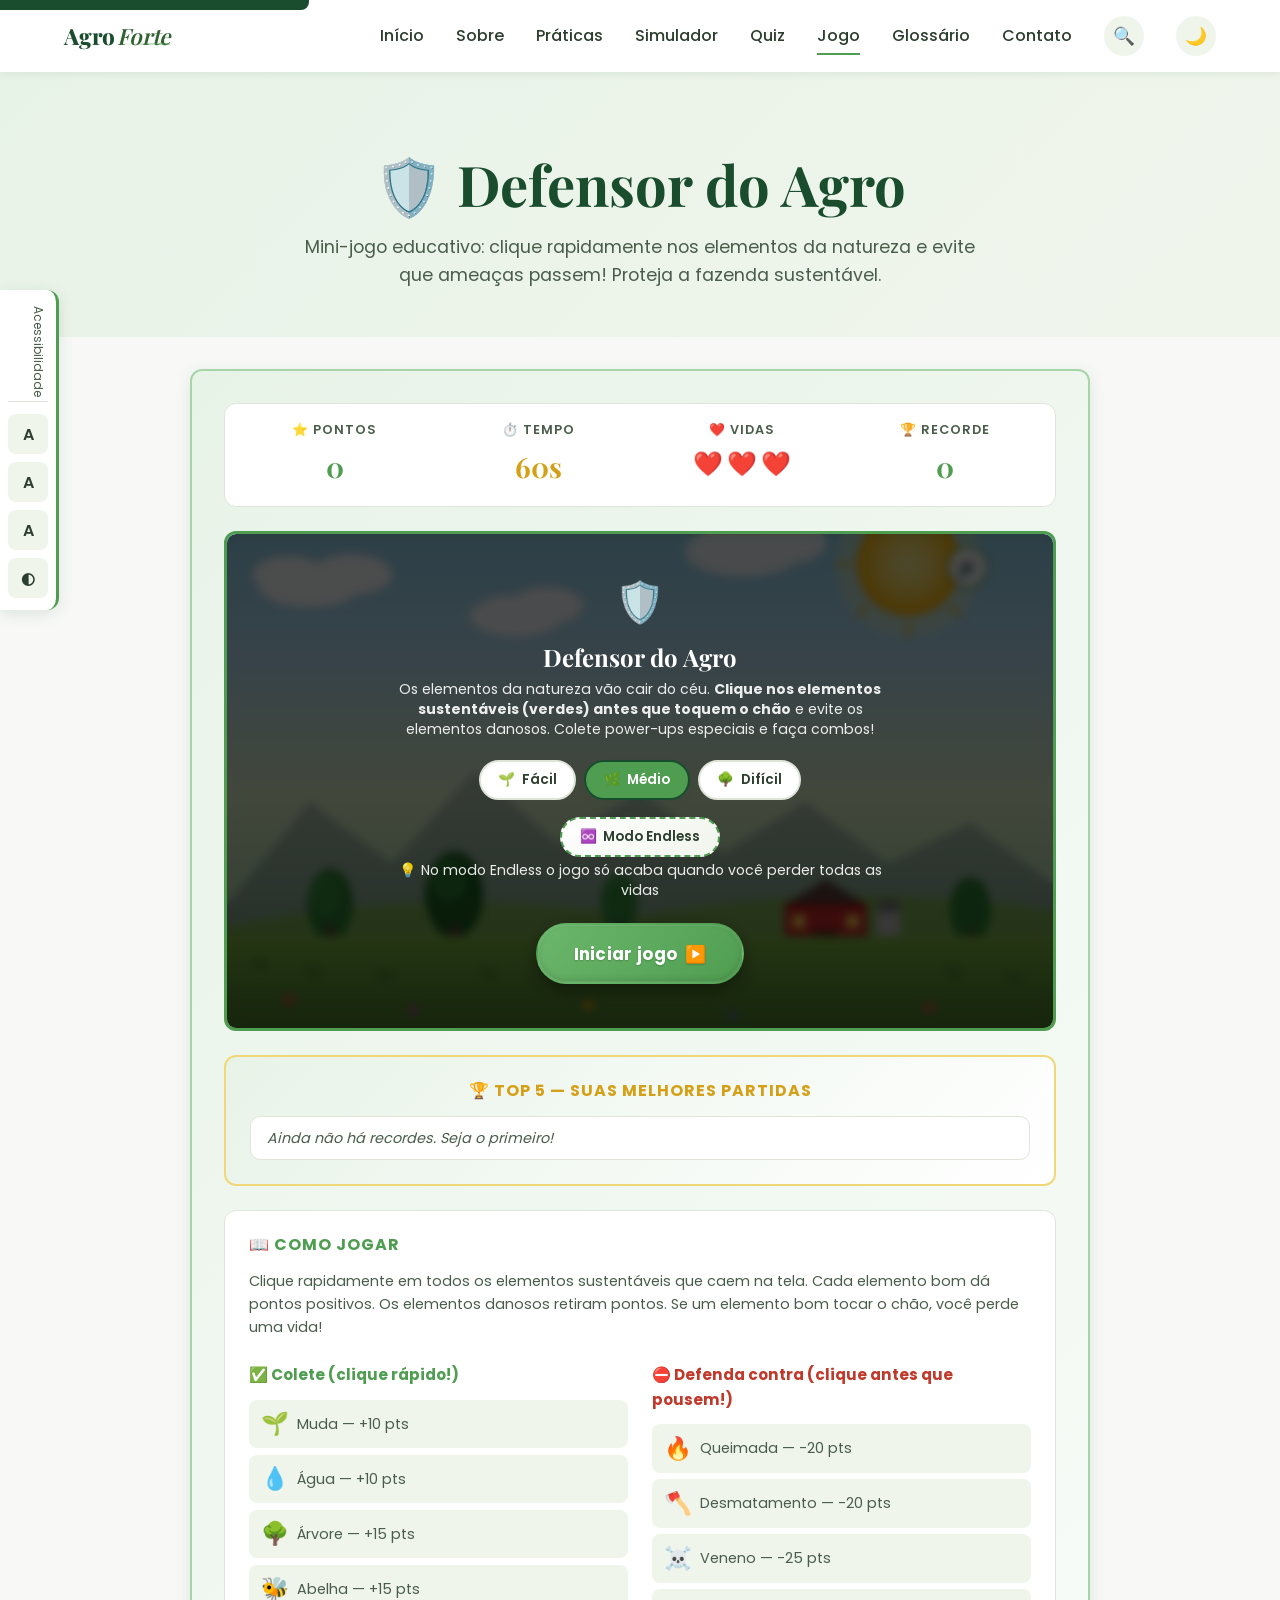
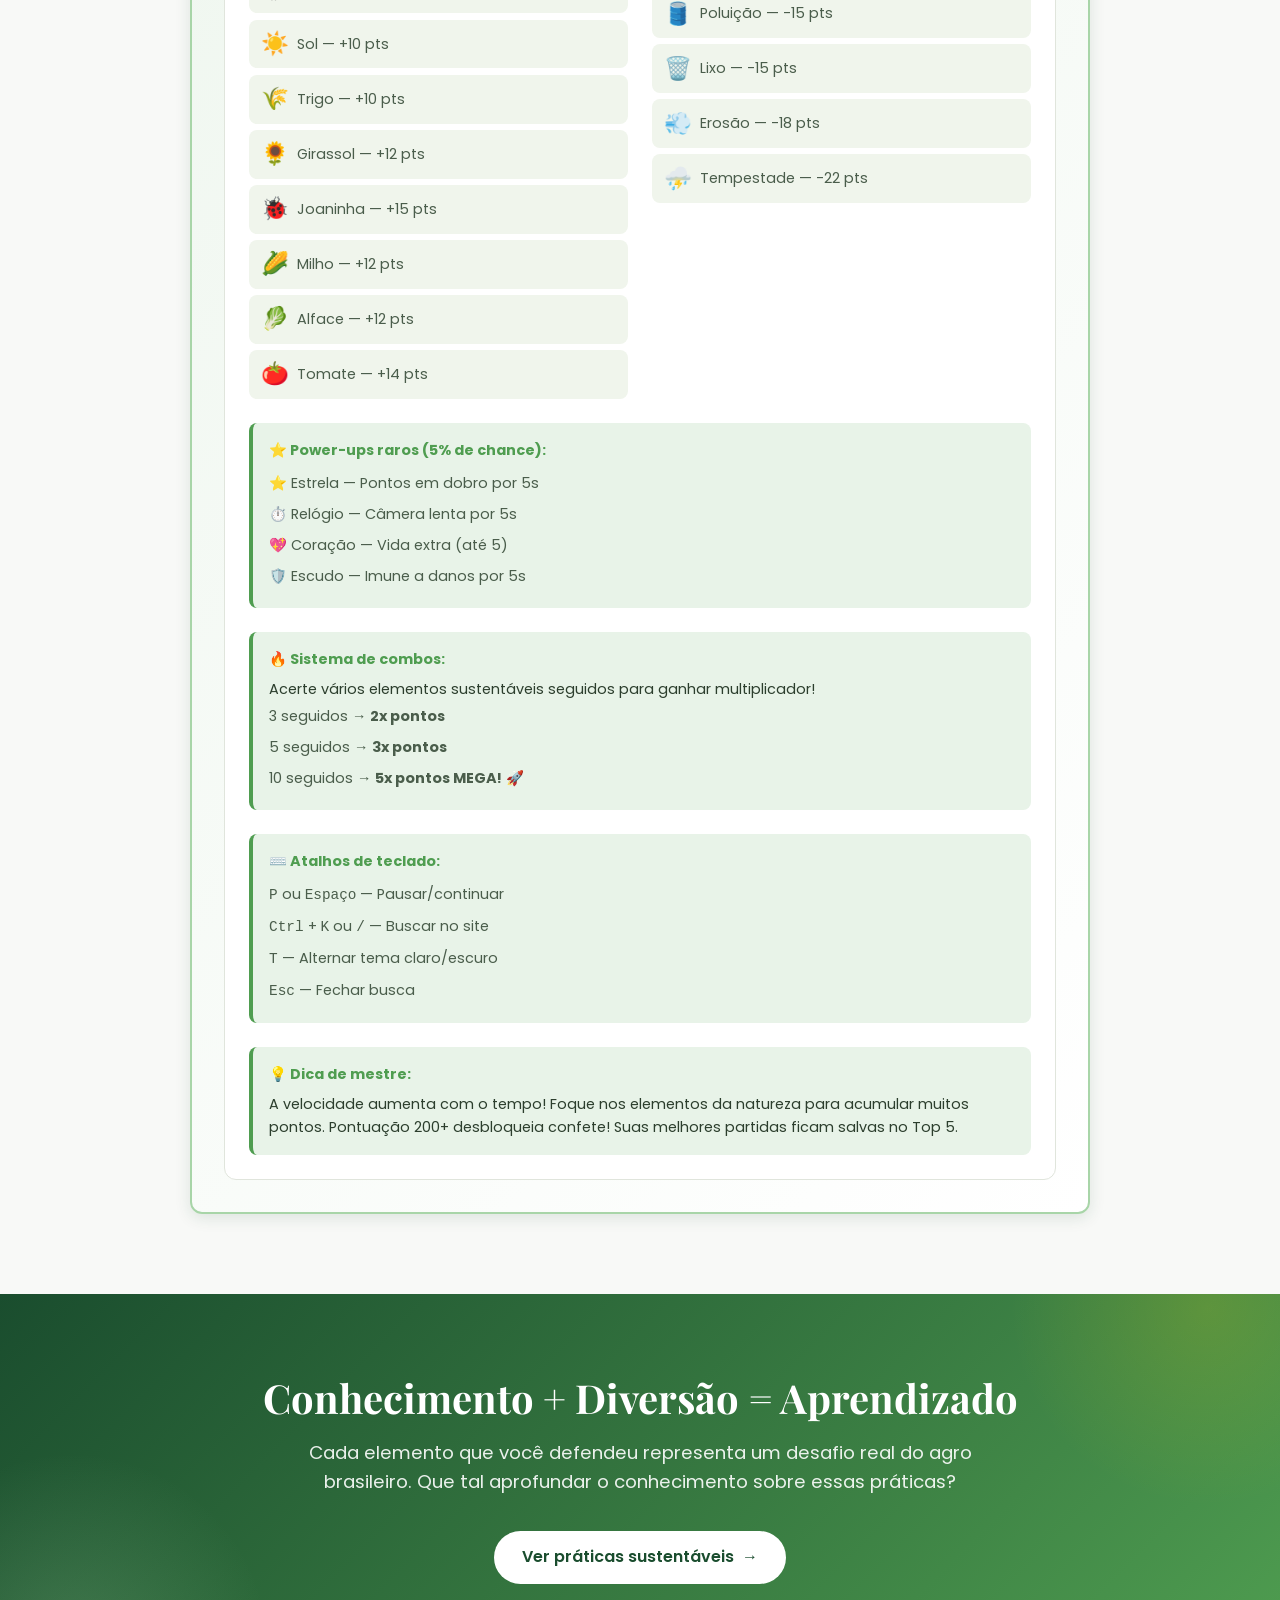
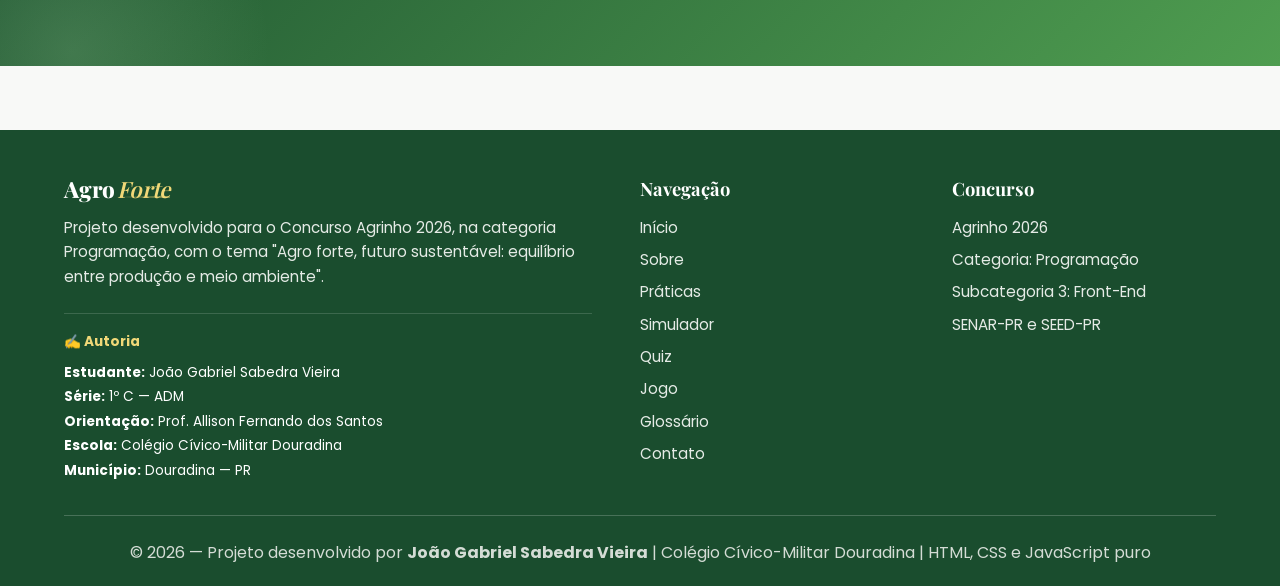
<file: jogo.html>
<!--
    ================================================================
    AGRO FORTE — Página JOGO "Defensor do Agro" (jogo.html)
    ================================================================
    Mini-jogo arcade em estilo "click-the-falling-objects" onde o
    jogador defende a fazenda clicando nos elementos sustentáveis
    (verdes) e evitando os elementos danosos.

    MECÂNICA DO JOGO:
      • Objetos caem do céu (gravidade simulada)
      • Jogador clica/tap nos objetos VERDES (sustentáveis)
        antes que toquem o chão → ganha pontos
      • Se clicar em VERMELHOS (danosos) → perde combo
      • Se um VERDE tocar o chão → perde uma vida
      • Game over quando vidas = 0 OU tempo = 0

    3 DIFICULDADES:
      🌱 Fácil   → 90 segundos, velocidade baixa, 3 vidas
      🌿 Médio   → 60 segundos, velocidade média, 3 vidas
      🌳 Difícil → 45 segundos, velocidade alta, 2 vidas

    MODO ENDLESS:
      ♾️ Modo sem tempo (cronômetro sobe). Só termina ao perder
         todas as vidas. Para jogadores que querem MAXIMIZAR a
         pontuação sem pressão de tempo.

    POWER-UPS (caem aleatoriamente):
      ⭐ Estrela → 2x pontos por 5 segundos
      ⏰ Relógio → Reduz velocidade dos objetos
      💚 Coração → Recupera 1 vida
      🛡️ Escudo → Imunidade a perda de vida por 5s

    BOSS WAVES:
      A cada 15 segundos, uma "onda especial" de objetos especiais
      cai com bonus pontuação. Aumenta intensidade do jogo.

    SISTEMA DE PONTUAÇÃO:
      • Combo multiplica pontos (1x → 2x → 3x → 5x)
      • Top 5 ranking salvo no localStorage do navegador
      • Botão "Compartilhar" para divulgar pontuação

    ÁUDIO:
      Web Audio API (gerado proceduralmente, sem arquivos)
      Botão de mute no canto pra silenciar sons.

    ICONE DINÂMICO no fim de jogo (testa resultado):
      🏆 = Vitória perfeita    🎉 = Vitória normal    🥀 = Derrota

    OBS: Para detalhes das partes COMUNS (head, header, footer),
         consulte os comentários do arquivo index.html
    ================================================================
-->
<!DOCTYPE html>
<html lang="pt-BR">
<head>
    <!-- META TAGS — Configuração SEO, viewport, redes sociais (ver index.html para detalhes) -->
    <meta charset="UTF-8">
    <meta name="viewport" content="width=device-width, initial-scale=1.0">
    <meta name="description" content="Mini-jogo educativo Defensor do Agro - clique nos elementos sustentáveis e proteja o campo">
    <meta name="keywords" content="jogo educativo, defensor do agro, mini-game, agronegócio, sustentabilidade, gamificação, agrinho, paraná">
    <meta name="author" content="João Gabriel Sabedra Vieira">
    <meta name="theme-color" content="#4f9d50">
    <meta name="robots" content="index, follow">
    <meta name="view-transition" content="same-origin">

    <!-- Open Graph -->
    <meta property="og:title" content="Defensor do Agro - Mini-jogo Agrinho 2026">
    <meta property="og:description" content="Jogo educativo sobre sustentabilidade no campo. Proteja a fazenda dos elementos danosos!">
    <meta property="og:type" content="website">
    <meta property="og:locale" content="pt_BR">
    <meta property="og:image" content="og-image.svg">

    <title>Defensor do Agro - Jogo | Agro Forte - Agrinho 2026</title>
    <link rel="stylesheet" href="css/style.css?v=2">
    <link rel="manifest" href="manifest.json">
    <link rel="icon" type="image/svg+xml" href="favicon.svg">
    <link rel="apple-touch-icon" href="favicon.svg">
</head>
<body>
    <!-- AVISO PARA USUÁRIOS SEM JAVASCRIPT HABILITADO -->
    <noscript>
        <div class="aviso-sem-js" role="alert">
            <strong><span class="icone-aviso" aria-hidden="true">⚠️</span>JavaScript desativado</strong>
            Para a experiência completa do Agro Forte (simulador, quiz, jogo, mapa interativo), por favor habilite o JavaScript no seu navegador. O conteúdo essencial continua acessível.
        </div>
    </noscript>

    <!-- TELA DE CARREGAMENTO -->
    <div class="tela-carregamento" id="telaCarregamento" role="status" aria-live="polite">
        <div class="loader-spinner" aria-hidden="true"></div>
        <p class="texto-logo-carregamento"><span class="logo-marca"><span class="logo-bold">Agro</span><span class="logo-italic">Forte</span></span></p>
        <p>Carregando experiência sustentável...</p>
        <div class="barra-carregamento">
            <div class="barra-carregamento-preenchida"></div>
        </div>
    </div>

    <!-- LINK DE PULAR PARA O CONTEUDO -->
    <a href="#conteudoPrincipal" class="skip-link">Pular para o conteúdo principal</a>

    <!-- BARRA DE ACESSIBILIDADE -->
    <aside class="barra-acessibilidade" aria-label="Controles de acessibilidade">
        <span class="titulo-barra">Acessibilidade</span>
        <button id="btnFonteMenor" aria-label="Fonte normal" title="Fonte normal">A</button>
        <button id="btnFontePadrao" class="fonte-padrao-btn" aria-label="Fonte grande" title="Fonte grande">A</button>
        <button id="btnFonteMaior" class="fonte-maior-btn" aria-label="Fonte extra grande" title="Fonte extra grande">A</button>
        <button id="btnContraste" aria-label="Alternar alto contraste" title="Alto contraste">◐</button>
    </aside>

    <!-- OVERLAY DE BUSCA -->
    <div class="overlay-busca" id="overlayBusca" role="dialog" aria-label="Buscar no site">
        <div class="busca-container">
            <div class="busca-cabecalho">
                <span class="icone-busca-grande" aria-hidden="true">🔍</span>
                <input type="text" id="inputBusca" placeholder="Buscar práticas, termos, páginas..." aria-label="Campo de busca">
                <button class="busca-fechar" id="fecharBusca" aria-label="Fechar busca">✕</button>
            </div>
            <div class="busca-resultados" id="resultadosBusca"></div>
        </div>
    </div>

    <!-- CABECALHO -->
    <header class="cabecalho">
        <nav class="nav-principal" aria-label="Navegação principal">
            <a href="index.html" class="logo" aria-label="Agro Forte - Página inicial">
                <span class="logo-marca"><span class="logo-bold">Agro</span><span class="logo-italic">Forte</span></span>
            </a>

            <ul class="nav-links" id="navLinks">
                <li><a href="index.html">Início</a></li>
                <li><a href="sobre.html">Sobre</a></li>
                <li><a href="praticas.html">Práticas</a></li>
                <li><a href="simulador.html">Simulador</a></li>
                <li><a href="quiz.html">Quiz</a></li>
                <li><a href="jogo.html" class="ativo">Jogo</a></li>
                <li><a href="glossario.html">Glossário</a></li>
                <li><a href="contato.html">Contato</a></li>
                <li>
                    <button class="botao-busca" id="botaoBusca" aria-label="Buscar no site" title="Buscar">
                        🔍
                    </button>
                </li>
                <li>
                    <button class="botao-tema" id="botaoTema" aria-label="Alternar tema claro e escuro" title="Alternar tema">
                        <span id="iconeTema">🌙</span>
                    </button>
                </li>
            </ul>

            <button class="menu-mobile" id="menuMobile" aria-label="Abrir menu de navegação">
                <span></span>
                <span></span>
                <span></span>
            </button>
        </nav>
    </header>

    <main id="conteudoPrincipal">
        <!-- CABECALHO DA PAGINA -->
        <section class="pagina-cabecalho">
            <div class="container">
                <h1 class="fade-in">🛡️ Defensor do Agro</h1>
                <p class="fade-in">Mini-jogo educativo: clique rapidamente nos elementos da natureza e evite que ameaças passem! Proteja a fazenda sustentável.</p>
            </div>
        </section>

        <!-- JOGO -->
        <section class="secao padding-secao-pequeno" aria-labelledby="tituloAreaJogo">
            <div class="container">
                <h2 id="tituloAreaJogo" class="apenas-leitor-tela">Área de jogo</h2>
                <div class="jogo-container fade-in">
                    <!-- ESTATISTICAS DO JOGO -->
                    <div class="jogo-cabecalho">
                        <div class="jogo-stat">
                            <span class="rotulo">⭐ Pontos</span>
                            <span class="valor" id="jogoPontuacao">0</span>
                        </div>
                        <div class="jogo-stat tempo">
                            <span class="rotulo">⏱️ Tempo</span>
                            <span class="valor" id="jogoTempo">60s</span>
                        </div>
                        <div class="jogo-stat vidas">
                            <span class="rotulo">❤️ Vidas</span>
                            <div class="barra-vidas" id="jogoVidas">
                                <span class="coracao">❤️</span>
                                <span class="coracao">❤️</span>
                                <span class="coracao">❤️</span>
                            </div>
                        </div>
                        <div class="jogo-stat">
                            <span class="rotulo">🏆 Recorde</span>
                            <span class="valor" id="melhorPontuacao">0</span>
                        </div>
                    </div>

                    <!-- AREA DO JOGO -->
                    <div class="jogo-area" id="areaJogo" role="application" aria-label="Área do jogo Defensor do Agro">

                        <!-- CENARIO RURAL DE FUNDO (decorativo) -->
                        <svg class="jogo-cenario" viewBox="0 0 800 600" preserveAspectRatio="xMidYMid slice" aria-hidden="true">
                            <defs>
                                <!-- Gradiente do céu -->
                                <linearGradient id="gradCeu" x1="0%" y1="0%" x2="0%" y2="100%">
                                    <stop offset="0%" stop-color="#87ceeb"/>
                                    <stop offset="40%" stop-color="#b8e1f5"/>
                                    <stop offset="70%" stop-color="#dceec5"/>
                                    <stop offset="100%" stop-color="#a8d5a8"/>
                                </linearGradient>
                                <!-- Gradiente da grama -->
                                <linearGradient id="gradGrama" x1="0%" y1="0%" x2="0%" y2="100%">
                                    <stop offset="0%" stop-color="#7cb342"/>
                                    <stop offset="50%" stop-color="#558b2f"/>
                                    <stop offset="100%" stop-color="#33691e"/>
                                </linearGradient>
                                <!-- Gradiente do sol -->
                                <radialGradient id="gradSol" cx="50%" cy="50%" r="50%">
                                    <stop offset="0%" stop-color="#fff59d"/>
                                    <stop offset="60%" stop-color="#ffd54f"/>
                                    <stop offset="100%" stop-color="#ffb300"/>
                                </radialGradient>
                                <!-- Gradiente das montanhas -->
                                <linearGradient id="gradMontanha" x1="0%" y1="0%" x2="0%" y2="100%">
                                    <stop offset="0%" stop-color="#90a4a0"/>
                                    <stop offset="100%" stop-color="#607d76"/>
                                </linearGradient>
                            </defs>

                            <!-- CÉU -->
                            <rect width="800" height="450" fill="url(#gradCeu)"/>

                            <!-- SOL com brilho pulsante -->
                            <g class="cenario-sol">
                                <circle cx="660" cy="90" r="70" fill="#fff59d" opacity="0.3"/>
                                <circle cx="660" cy="90" r="50" fill="url(#gradSol)"/>
                                <g stroke="#ffb300" stroke-width="3" stroke-linecap="round" opacity="0.8">
                                    <line x1="660" y1="20" x2="660" y2="35"/>
                                    <line x1="660" y1="145" x2="660" y2="160"/>
                                    <line x1="590" y1="90" x2="605" y2="90"/>
                                    <line x1="715" y1="90" x2="730" y2="90"/>
                                    <line x1="610" y1="40" x2="620" y2="50"/>
                                    <line x1="700" y1="130" x2="710" y2="140"/>
                                    <line x1="700" y1="50" x2="710" y2="40"/>
                                    <line x1="610" y1="140" x2="620" y2="130"/>
                                </g>
                            </g>

                            <!-- NUVENS animadas -->
                            <g class="cenario-nuvem" opacity="0.95">
                                <ellipse cx="80" cy="110" rx="50" ry="22" fill="white"/>
                                <ellipse cx="120" cy="100" rx="40" ry="20" fill="white"/>
                                <ellipse cx="60" cy="100" rx="35" ry="18" fill="white"/>
                            </g>

                            <g class="cenario-nuvem delay-1" opacity="0.9">
                                <ellipse cx="280" cy="140" rx="45" ry="20" fill="white"/>
                                <ellipse cx="310" cy="130" rx="35" ry="18" fill="white"/>
                            </g>

                            <g class="cenario-nuvem delay-2" opacity="0.85">
                                <ellipse cx="500" cy="80" rx="55" ry="22" fill="white"/>
                                <ellipse cx="540" cy="70" rx="40" ry="20" fill="white"/>
                                <ellipse cx="475" cy="75" rx="30" ry="15" fill="white"/>
                            </g>

                            <!-- PÁSSARO voando -->
                            <g class="cenario-passaro" opacity="0.7">
                                <path d="M -50 200 q 5 -8 10 0 q 5 -8 10 0" stroke="#1a4d2e" stroke-width="3" fill="none" stroke-linecap="round"/>
                            </g>

                            <!-- MONTANHAS DISTANTES -->
                            <path d="M 0 420 L 80 320 L 160 380 L 240 290 L 320 360 L 400 310 L 480 370 L 560 320 L 640 380 L 720 340 L 800 400 L 800 450 L 0 450 Z"
                                  fill="url(#gradMontanha)" opacity="0.55"/>

                            <!-- COLINAS MAIS PRÓXIMAS -->
                            <path d="M 0 440 Q 200 400 400 430 Q 600 395 800 425 L 800 480 L 0 480 Z"
                                  fill="#7cb342" opacity="0.75"/>

                            <!-- ÁRVORES de fundo -->
                            <g>
                                <!-- Árvore 1 -->
                                <ellipse cx="100" cy="420" rx="22" ry="35" fill="#2e7d32"/>
                                <ellipse cx="95" cy="410" rx="15" ry="20" fill="#388e3c"/>
                                <rect x="96" y="440" width="8" height="22" fill="#5d4037"/>
                            </g>
                            <g>
                                <!-- Árvore 2 (maior) -->
                                <ellipse cx="220" cy="410" rx="28" ry="42" fill="#1b5e20"/>
                                <ellipse cx="215" cy="395" rx="18" ry="22" fill="#2e7d32"/>
                                <rect x="216" y="440" width="10" height="28" fill="#5d4037"/>
                            </g>
                            <g>
                                <!-- Árvore 3 -->
                                <ellipse cx="720" cy="425" rx="20" ry="32" fill="#2e7d32"/>
                                <rect x="717" y="445" width="8" height="22" fill="#5d4037"/>
                            </g>
                            <g>
                                <!-- Árvore 4 -->
                                <ellipse cx="380" cy="418" rx="18" ry="28" fill="#388e3c"/>
                                <rect x="377" y="438" width="6" height="20" fill="#5d4037"/>
                            </g>

                            <!-- CELEIRO (BARN) -->
                            <g>
                                <!-- Corpo -->
                                <rect x="540" y="420" width="80" height="55" fill="#c62828"/>
                                <!-- Telhado -->
                                <polygon points="540,420 580,395 620,420" fill="#5d4037"/>
                                <!-- Porta -->
                                <rect x="568" y="445" width="24" height="30" fill="#3e2723"/>
                                <line x1="580" y1="445" x2="580" y2="475" stroke="#1a1a1a" stroke-width="1"/>
                                <!-- Janelas -->
                                <rect x="548" y="430" width="12" height="12" fill="#ffd54f"/>
                                <rect x="600" y="430" width="12" height="12" fill="#ffd54f"/>
                                <!-- Linhas decorativas -->
                                <line x1="540" y1="420" x2="620" y2="420" stroke="#8b0000" stroke-width="2"/>
                                <line x1="540" y1="450" x2="620" y2="450" stroke="#8b0000" stroke-width="2"/>
                            </g>

                            <!-- SILO -->
                            <g>
                                <rect x="630" y="425" width="22" height="50" fill="#bdbdbd"/>
                                <ellipse cx="641" cy="425" rx="11" ry="5" fill="#9e9e9e"/>
                                <ellipse cx="641" cy="420" rx="13" ry="5" fill="#757575"/>
                                <rect x="635" y="450" width="12" height="3" fill="#757575"/>
                                <rect x="635" y="460" width="12" height="3" fill="#757575"/>
                            </g>

                            <!-- GRAMADO (CHÃO) -->
                            <rect x="0" y="450" width="800" height="150" fill="url(#gradGrama)"/>

                            <!-- DETALHES DA GRAMA -->
                            <g stroke="#1b5e20" stroke-width="2" stroke-linecap="round" fill="none">
                                <path d="M 30 480 L 28 472 M 35 482 L 37 473"/>
                                <path d="M 80 487 L 78 478 M 86 489 L 88 480"/>
                                <path d="M 150 492 L 148 482 M 156 494 L 158 484"/>
                                <path d="M 250 488 L 248 480 M 256 490 L 258 482"/>
                                <path d="M 320 495 L 318 485 M 326 497 L 328 487"/>
                                <path d="M 410 482 L 408 472 M 416 484 L 418 474"/>
                                <path d="M 470 490 L 468 480 M 476 492 L 478 482"/>
                                <path d="M 700 488 L 698 478 M 706 490 L 708 480"/>
                                <path d="M 760 495 L 758 485 M 766 497 L 768 487"/>
                            </g>

                            <!-- FLORES SILVESTRES -->
                            <g class="cenario-grama">
                                <circle cx="60" cy="510" r="3" fill="#e91e63"/>
                                <circle cx="58" cy="512" r="3" fill="#e91e63"/>
                                <circle cx="62" cy="512" r="3" fill="#e91e63"/>
                                <circle cx="60" cy="514" r="3" fill="#e91e63"/>
                                <circle cx="60" cy="512" r="2" fill="#ffeb3b"/>
                            </g>
                            <g class="cenario-grama delay-1">
                                <circle cx="180" cy="520" r="3" fill="#9c27b0"/>
                                <circle cx="178" cy="522" r="3" fill="#9c27b0"/>
                                <circle cx="182" cy="522" r="3" fill="#9c27b0"/>
                                <circle cx="180" cy="524" r="3" fill="#9c27b0"/>
                                <circle cx="180" cy="522" r="2" fill="#ffeb3b"/>
                            </g>
                            <g class="cenario-grama delay-2">
                                <circle cx="350" cy="515" r="3" fill="#ff9800"/>
                                <circle cx="348" cy="517" r="3" fill="#ff9800"/>
                                <circle cx="352" cy="517" r="3" fill="#ff9800"/>
                                <circle cx="350" cy="519" r="3" fill="#ff9800"/>
                                <circle cx="350" cy="517" r="2" fill="#ffeb3b"/>
                            </g>
                            <g class="cenario-grama delay-3">
                                <circle cx="490" cy="525" r="3" fill="#3f51b5"/>
                                <circle cx="488" cy="527" r="3" fill="#3f51b5"/>
                                <circle cx="492" cy="527" r="3" fill="#3f51b5"/>
                                <circle cx="490" cy="529" r="3" fill="#3f51b5"/>
                                <circle cx="490" cy="527" r="2" fill="#ffeb3b"/>
                            </g>
                            <g class="cenario-grama">
                                <circle cx="680" cy="518" r="3" fill="#e91e63"/>
                                <circle cx="678" cy="520" r="3" fill="#e91e63"/>
                                <circle cx="682" cy="520" r="3" fill="#e91e63"/>
                                <circle cx="680" cy="522" r="3" fill="#e91e63"/>
                                <circle cx="680" cy="520" r="2" fill="#ffeb3b"/>
                            </g>

                            <!-- CERCA DE MADEIRA -->
                            <g>
                                <!-- Postes -->
                                <rect x="40" y="540" width="6" height="40" fill="#8d6e63"/>
                                <rect x="120" y="540" width="6" height="40" fill="#8d6e63"/>
                                <rect x="200" y="540" width="6" height="40" fill="#8d6e63"/>
                                <rect x="280" y="540" width="6" height="40" fill="#8d6e63"/>
                                <!-- Travessas -->
                                <rect x="35" y="548" width="250" height="4" fill="#a1887f"/>
                                <rect x="35" y="565" width="250" height="4" fill="#a1887f"/>
                                <!-- Postes do outro lado -->
                                <rect x="480" y="540" width="6" height="40" fill="#8d6e63"/>
                                <rect x="560" y="540" width="6" height="40" fill="#8d6e63"/>
                                <rect x="640" y="540" width="6" height="40" fill="#8d6e63"/>
                                <rect x="720" y="540" width="6" height="40" fill="#8d6e63"/>
                                <rect x="475" y="548" width="250" height="4" fill="#a1887f"/>
                                <rect x="475" y="565" width="250" height="4" fill="#a1887f"/>
                            </g>

                            <!-- TRIGO/PLANTAÇÃO no fundo -->
                            <g opacity="0.7">
                                <line x1="400" y1="475" x2="400" y2="465" stroke="#ffc107" stroke-width="2"/>
                                <line x1="405" y1="478" x2="405" y2="468" stroke="#ffc107" stroke-width="2"/>
                                <line x1="410" y1="475" x2="410" y2="465" stroke="#ffc107" stroke-width="2"/>
                                <line x1="415" y1="478" x2="415" y2="468" stroke="#ffc107" stroke-width="2"/>
                                <line x1="420" y1="475" x2="420" y2="465" stroke="#ffc107" stroke-width="2"/>
                                <line x1="425" y1="478" x2="425" y2="468" stroke="#ffc107" stroke-width="2"/>
                                <line x1="430" y1="475" x2="430" y2="465" stroke="#ffc107" stroke-width="2"/>
                                <line x1="435" y1="478" x2="435" y2="468" stroke="#ffc107" stroke-width="2"/>
                            </g>
                        </svg>

                        <!-- Botão de pausa (aparece durante o jogo) -->
                        <button class="botao-pausar-jogo oculto" id="botaoPausarJogo" aria-label="Pausar jogo (P ou Espaço)" title="Pausar (P ou Espaço)">
                            ⏸️
                        </button>

                        <!-- Botão de mute (sempre visível) -->
                        <button class="botao-mute-jogo" id="botaoMuteJogo" aria-label="Desativar som do jogo" title="Desativar som">
                            🔊
                        </button>

                        <!-- Indicador de combo -->
                        <div class="indicador-combo" id="indicadorCombo" aria-live="polite"></div>

                        <!-- Barra de power-ups ativos -->
                        <div class="barra-powerups" id="barraPowerUps" aria-live="polite"></div>

                        <!-- OVERLAY INICIAL -->
                        <div class="jogo-overlay" id="overlayInicio">
                            <div class="icone-extra-grande" aria-hidden="true">🛡️</div>
                            <h3>Defensor do Agro</h3>
                            <p>Os elementos da natureza vão cair do céu. <strong>Clique nos elementos sustentáveis (verdes) antes que toquem o chão</strong> e evite os elementos danosos. Colete power-ups especiais e faça combos!</p>

                            <!-- Seletor de dificuldade -->
                            <div class="seletor-dificuldade" role="radiogroup" aria-label="Selecionar dificuldade">
                                <button class="botao-dificuldade" data-dificuldade="facil" role="radio" aria-checked="false">
                                    <span aria-hidden="true">🌱</span> Fácil
                                </button>
                                <button class="botao-dificuldade selecionada" data-dificuldade="medio" role="radio" aria-checked="true">
                                    <span aria-hidden="true">🌿</span> Médio
                                </button>
                                <button class="botao-dificuldade" data-dificuldade="dificil" role="radio" aria-checked="false">
                                    <span aria-hidden="true">🌳</span> Difícil
                                </button>
                            </div>

                            <!-- Toggle do Modo Endless (Opção C) -->
                            <div class="seletor-modo-endless">
                                <button class="botao-dificuldade" id="botaoModoEndless" type="button" aria-pressed="false" aria-label="Ativar modo Endless (sem tempo)">
                                    <span aria-hidden="true">♾️</span> Modo Endless
                                </button>
                                <p class="dica-modo-endless">
                                    💡 No modo Endless o jogo só acaba quando você perder todas as vidas
                                </p>
                            </div>

                            <button class="botao botao-primario" id="botaoIniciarJogo">
                                Iniciar jogo
                                <span aria-hidden="true">▶️</span>
                            </button>
                        </div>

                        <!-- OVERLAY DE PAUSA -->
                        <div class="jogo-overlay oculto" id="overlayPausa">
                            <div class="icone-extra-grande" aria-hidden="true">⏸️</div>
                            <h3>Jogo Pausado</h3>
                            <div class="tela-pausa-info">
                                <p>Pressione <kbd>P</kbd> ou <kbd>ESPAÇO</kbd> para continuar</p>
                                <p>Ou clique no botão de pausa</p>
                            </div>
                        </div>

                        <!-- OVERLAY FIM -->
                        <div class="jogo-overlay escondido" id="overlayFim">
                            <div class="icone-medio-margin" id="iconeFim" aria-hidden="true">🏁</div>
                            <h3 id="tituloFim">Fim de jogo!</h3>
                            <div class="pontuacao-grande">
                                <span id="pontuacaoFinalJogo">0</span> pontos
                            </div>
                            <p id="mensagemFim">Você jogou bem!</p>

                            <!-- Estatísticas extras da partida (Opção A) -->
                            <div class="estatisticas-fim-jogo">
                                <div class="stat-fim-jogo">
                                    <span class="stat-fim-rotulo">🔥 Maior Combo</span>
                                    <span class="stat-fim-valor" id="estatComboMax">0</span>
                                </div>
                                <div class="stat-fim-jogo">
                                    <span class="stat-fim-rotulo">🌱 Objetos Coletados</span>
                                    <span class="stat-fim-valor" id="estatObjetosColetados">0</span>
                                </div>
                                <div class="stat-fim-jogo">
                                    <span class="stat-fim-rotulo">⏱️ Tempo Jogado</span>
                                    <span class="stat-fim-valor" id="estatTempoJogado">0s</span>
                                </div>
                            </div>

                            <div class="quiz-controles controles-centralizados">
                                <button class="botao botao-primario" id="botaoRefazerRapido" type="button" title="Refazer com mesma dificuldade">
                                    Refazer rápido
                                    <span aria-hidden="true">⚡</span>
                                </button>
                                <button class="botao botao-secundario" id="botaoReiniciarJogo">
                                    Mudar dificuldade
                                    <span aria-hidden="true">🔄</span>
                                </button>
                                <button class="botao-compartilhar" data-tipo="jogo" type="button">
                                    <span class="icone-compartilhar" aria-hidden="true">📤</span>
                                    Compartilhar
                                </button>
                            </div>
                        </div>
                    </div>

                    <!-- TOP 5 RANKING LOCAL -->
                    <div class="ranking-top">
                        <h4>🏆 Top 5 — Suas melhores partidas</h4>
                        <ol class="lista-ranking" id="listaRanking">
                            <li class="ranking-vazio">Ainda não há recordes. Seja o primeiro!</li>
                        </ol>
                    </div>

                    <!-- INSTRUCOES -->
                    <div class="jogo-instrucoes">
                        <h4>📖 Como jogar</h4>
                        <p class="texto-descricao">
                            Clique rapidamente em todos os elementos sustentáveis que caem na tela. Cada elemento bom dá pontos positivos. Os elementos danosos retiram pontos. Se um elemento bom tocar o chão, você perde uma vida!
                        </p>

                        <div class="lista-objetos">
                            <div class="coluna-objetos bons">
                                <h5>✅ Colete (clique rápido!)</h5>
                                <ul class="lista-tipos">
                                    <li><span class="emoji">🌱</span> Muda — +10 pts</li>
                                    <li><span class="emoji">💧</span> Água — +10 pts</li>
                                    <li><span class="emoji">🌳</span> Árvore — +15 pts</li>
                                    <li><span class="emoji">🐝</span> Abelha — +15 pts</li>
                                    <li><span class="emoji">☀️</span> Sol — +10 pts</li>
                                    <li><span class="emoji">🌾</span> Trigo — +10 pts</li>
                                    <li><span class="emoji">🌻</span> Girassol — +12 pts</li>
                                    <li><span class="emoji">🐞</span> Joaninha — +15 pts</li>
                                    <li><span class="emoji">🌽</span> Milho — +12 pts</li>
                                    <li><span class="emoji">🥬</span> Alface — +12 pts</li>
                                    <li><span class="emoji">🍅</span> Tomate — +14 pts</li>
                                </ul>
                            </div>

                            <div class="coluna-objetos maus">
                                <h5>⛔ Defenda contra (clique antes que pousem!)</h5>
                                <ul class="lista-tipos">
                                    <li><span class="emoji">🔥</span> Queimada — -20 pts</li>
                                    <li><span class="emoji">🪓</span> Desmatamento — -20 pts</li>
                                    <li><span class="emoji">☠️</span> Veneno — -25 pts</li>
                                    <li><span class="emoji">🛢️</span> Poluição — -15 pts</li>
                                    <li><span class="emoji">🗑️</span> Lixo — -15 pts</li>
                                    <li><span class="emoji">💨</span> Erosão — -18 pts</li>
                                    <li><span class="emoji">⛈️</span> Tempestade — -22 pts</li>
                                </ul>
                            </div>
                        </div>

                        <div class="caixa-dica-mestre">
                            <strong class="caixa-dica-mestre-titulo">⭐ Power-ups raros (5% de chance):</strong>
                            <ul class="lista-sem-estilo">
                                <li><span class="emoji">⭐</span> Estrela — Pontos em dobro por 5s</li>
                                <li><span class="emoji">⏱️</span> Relógio — Câmera lenta por 5s</li>
                                <li><span class="emoji">💖</span> Coração — Vida extra (até 5)</li>
                                <li><span class="emoji">🛡️</span> Escudo — Imune a danos por 5s</li>
                            </ul>
                        </div>

                        <div class="caixa-dica-mestre">
                            <strong class="caixa-dica-mestre-titulo">🔥 Sistema de combos:</strong>
                            Acerte vários elementos sustentáveis seguidos para ganhar multiplicador!
                            <ul class="lista-sem-estilo">
                                <li>3 seguidos → <strong>2x pontos</strong></li>
                                <li>5 seguidos → <strong>3x pontos</strong></li>
                                <li>10 seguidos → <strong>5x pontos MEGA!</strong> 🚀</li>
                            </ul>
                        </div>

                        <div class="caixa-dica-mestre">
                            <strong class="caixa-dica-mestre-titulo">⌨️ Atalhos de teclado:</strong>
                            <ul class="lista-sem-estilo">
                                <li><kbd>P</kbd> ou <kbd>Espaço</kbd> — Pausar/continuar</li>
                                <li><kbd>Ctrl</kbd> + <kbd>K</kbd> ou <kbd>/</kbd> — Buscar no site</li>
                                <li><kbd>T</kbd> — Alternar tema claro/escuro</li>
                                <li><kbd>Esc</kbd> — Fechar busca</li>
                            </ul>
                        </div>

                        <div class="caixa-dica-mestre">
                            <strong class="caixa-dica-mestre-titulo">💡 Dica de mestre:</strong>
                            A velocidade aumenta com o tempo! Foque nos elementos da natureza para acumular muitos pontos. Pontuação 200+ desbloqueia confete! Suas melhores partidas ficam salvas no Top 5.
                        </div>
                    </div>
                </div>
            </div>
        </section>

        <!-- CHAMADA PARA ACAO -->
        <section class="destaque-cta">
            <div class="container">
                <div class="destaque-cta-conteudo fade-in">
                    <h2>Conhecimento + Diversão = Aprendizado</h2>
                    <p>Cada elemento que você defendeu representa um desafio real do agro brasileiro. Que tal aprofundar o conhecimento sobre essas práticas?</p>
                    <a href="praticas.html" class="botao">
                        Ver práticas sustentáveis
                        <span aria-hidden="true">→</span>
                    </a>
                </div>
            </div>
        </section>
    </main>

    <!-- RODAPE -->
    <footer class="rodape">
        <div class="container">
            <div class="grid-rodape">
                <div class="rodape-coluna">
                    <div class="rodape-logo">
                        <span class="logo-marca"><span class="logo-bold">Agro</span><span class="logo-italic">Forte</span></span>
                    </div>
                    <p>Projeto desenvolvido para o Concurso Agrinho 2026, na categoria Programação, com o tema "Agro forte, futuro sustentável: equilíbrio entre produção e meio ambiente".</p>
                    <div class="rodape-autoria">
                        <strong class="rodape-autoria-titulo">✍️ Autoria</strong>
                        <span><strong>Estudante:</strong> João Gabriel Sabedra Vieira</span>
                        <span><strong>Série:</strong> 1º C — ADM</span>
                        <span><strong>Orientação:</strong> Prof. Allison Fernando dos Santos</span>
                        <span><strong>Escola:</strong> Colégio Cívico-Militar Douradina</span>
                        <span><strong>Município:</strong> Douradina — PR</span>
                    </div>
                </div>

                <div class="rodape-coluna">
                    <h3>Navegação</h3>
                    <ul>
                        <li><a href="index.html">Início</a></li>
                        <li><a href="sobre.html">Sobre</a></li>
                        <li><a href="praticas.html">Práticas</a></li>
                        <li><a href="simulador.html">Simulador</a></li>
                        <li><a href="quiz.html">Quiz</a></li>
                        <li><a href="jogo.html">Jogo</a></li>
                        <li><a href="glossario.html">Glossário</a></li>
                        <li><a href="contato.html">Contato</a></li>
                    </ul>
                </div>

                <div class="rodape-coluna">
                    <h3>Concurso</h3>
                    <ul>
                        <li>Agrinho 2026</li>
                        <li>Categoria: Programação</li>
                        <li>Subcategoria 3: Front-End</li>
                        <li>SENAR-PR e SEED-PR</li>
                    </ul>
                </div>
            </div>

            <div class="rodape-creditos">
                <p>&copy; 2026 — Projeto desenvolvido por <strong>João Gabriel Sabedra Vieira</strong> | Colégio Cívico-Militar Douradina | HTML, CSS e JavaScript puro</p>
            </div>
        </div>
    </footer>

    <button class="voltar-topo" id="voltarTopo" aria-label="Voltar ao topo da página">
        <span aria-hidden="true">↑</span>
    </button>

    <script src="js/script.js" defer></script>
</body>
</html>
</file>
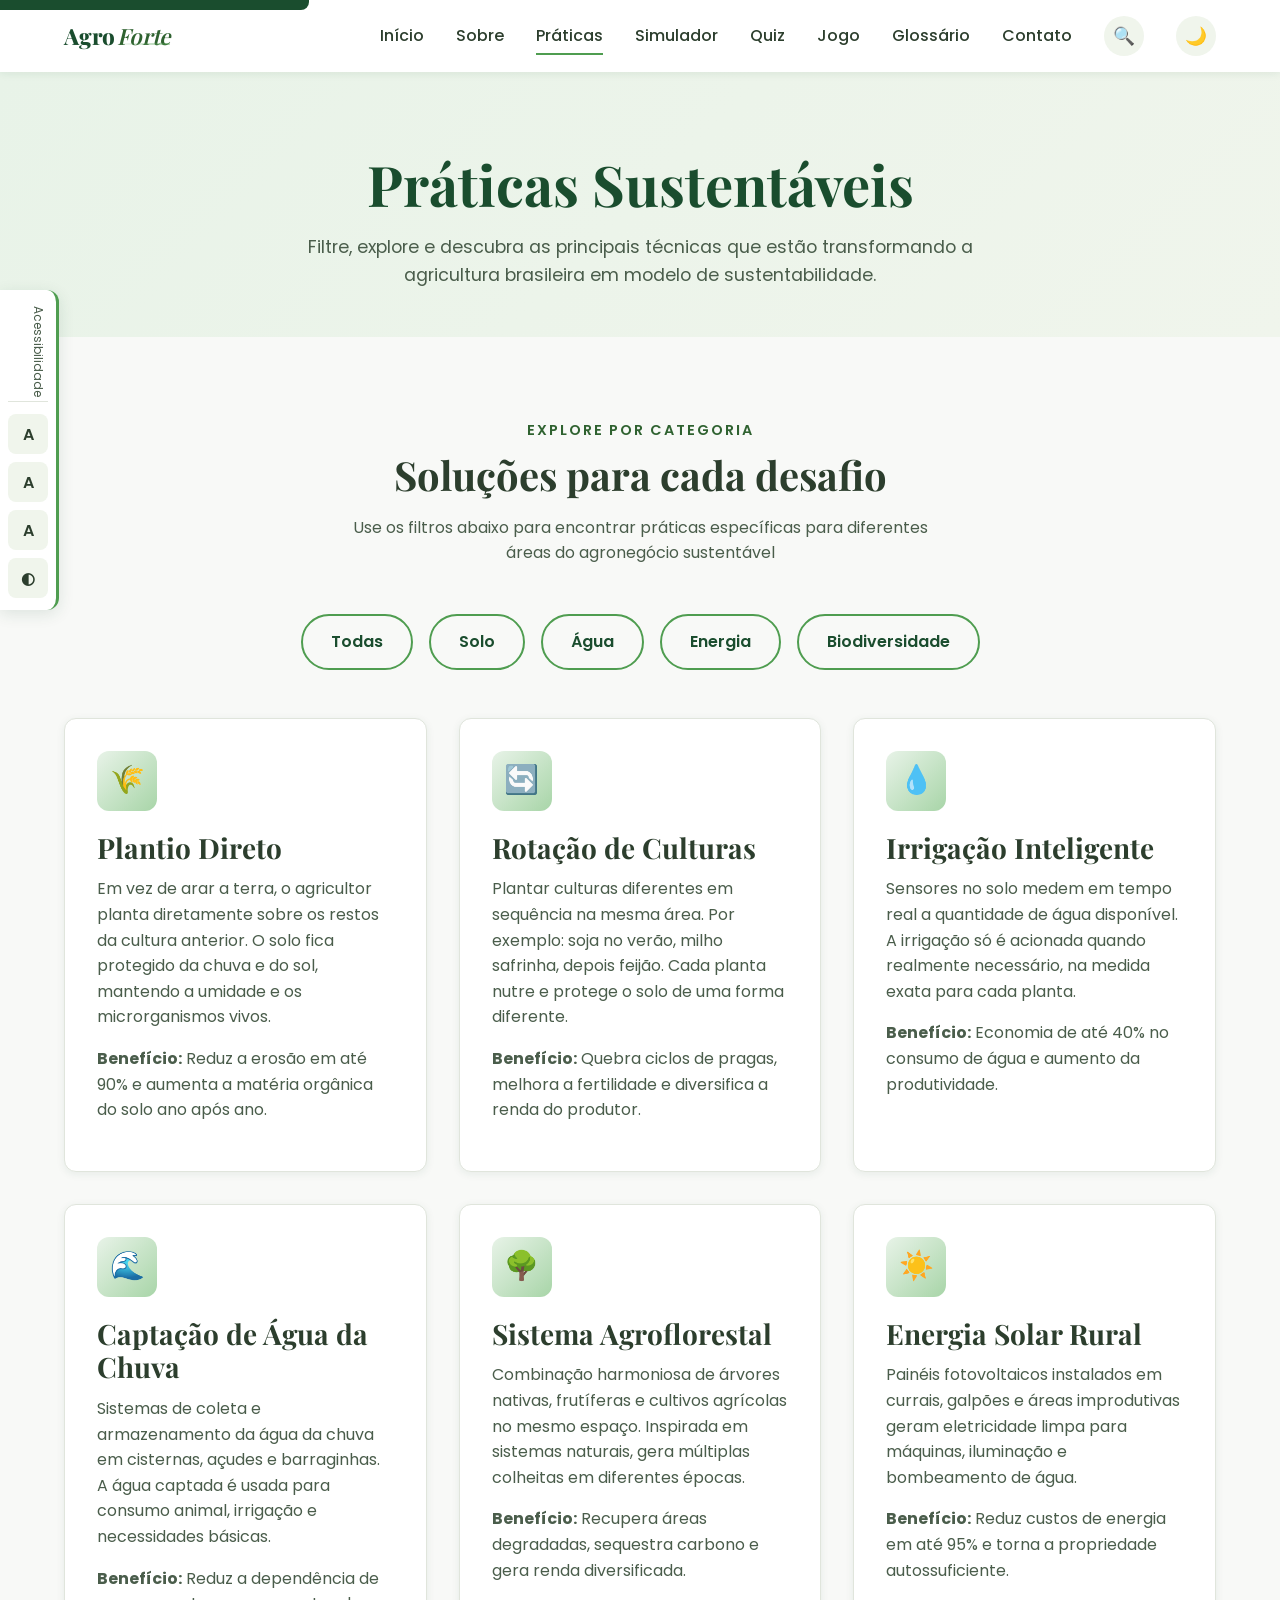
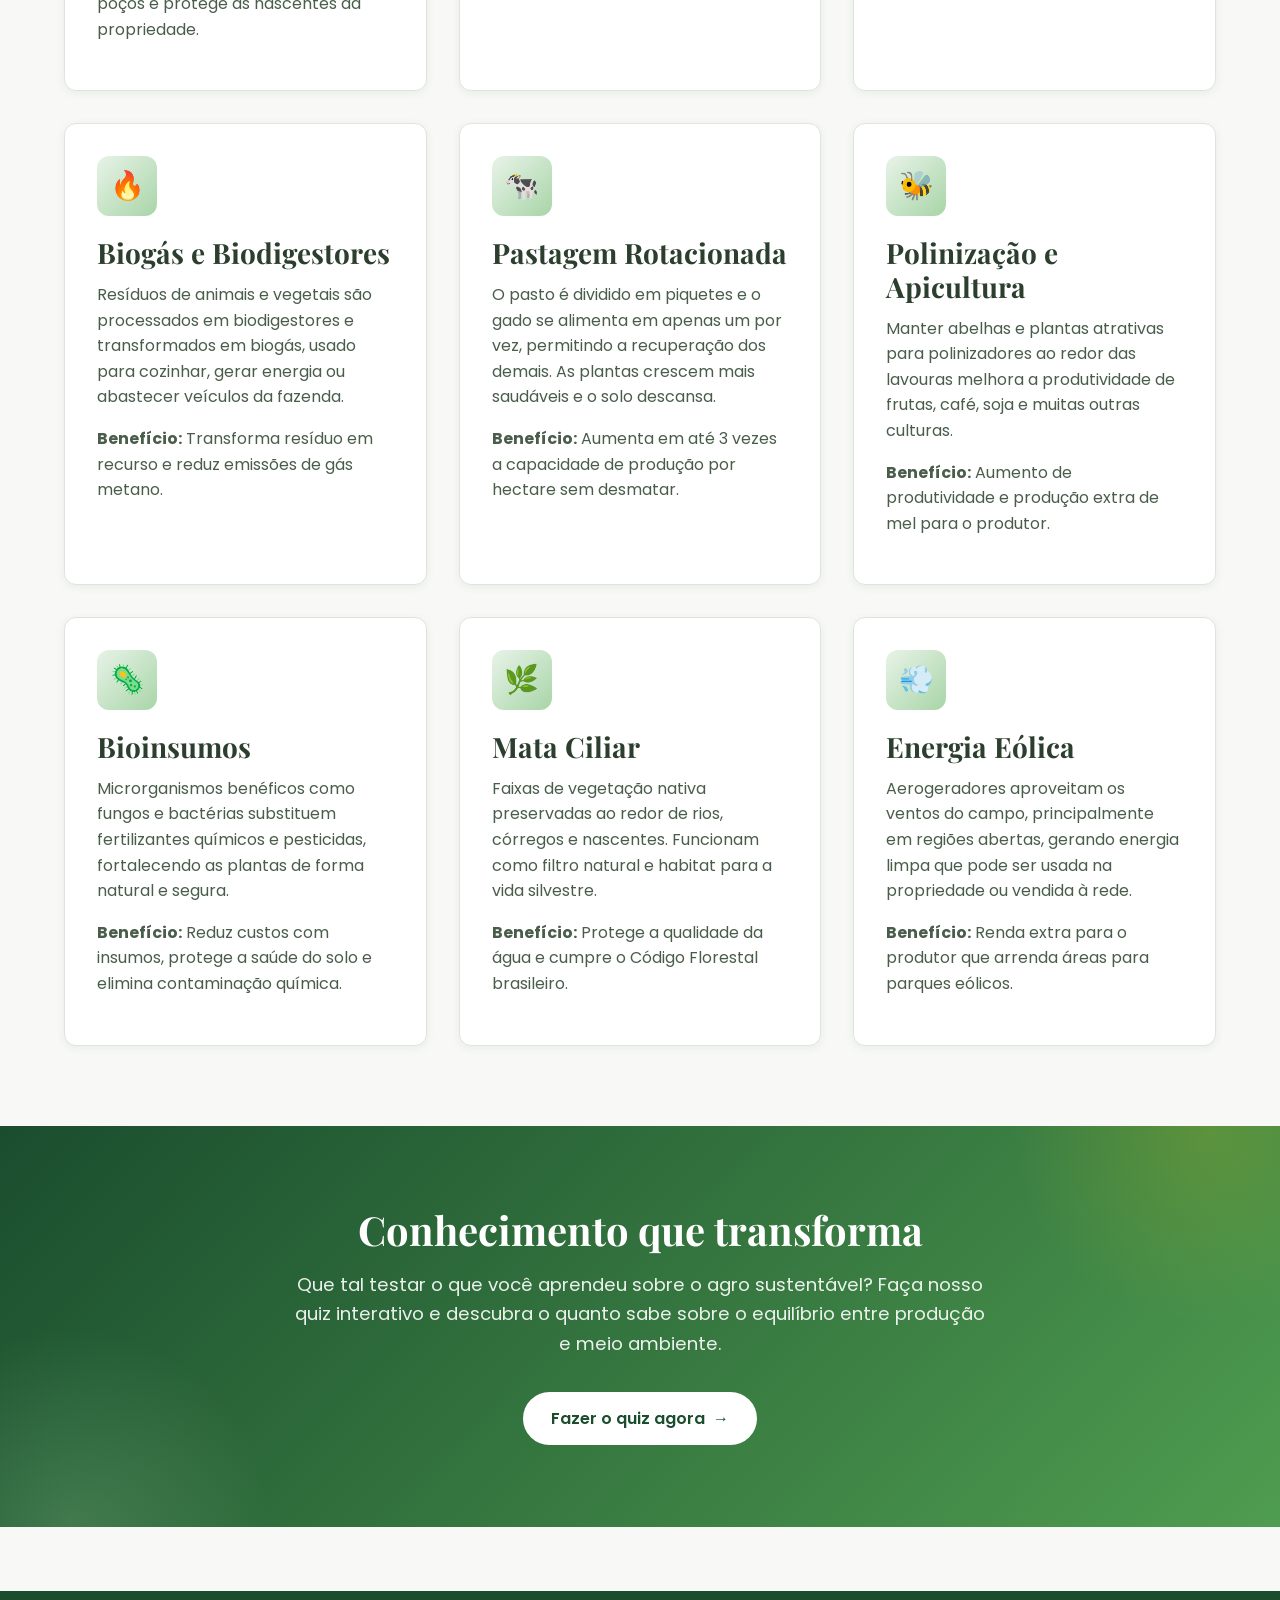
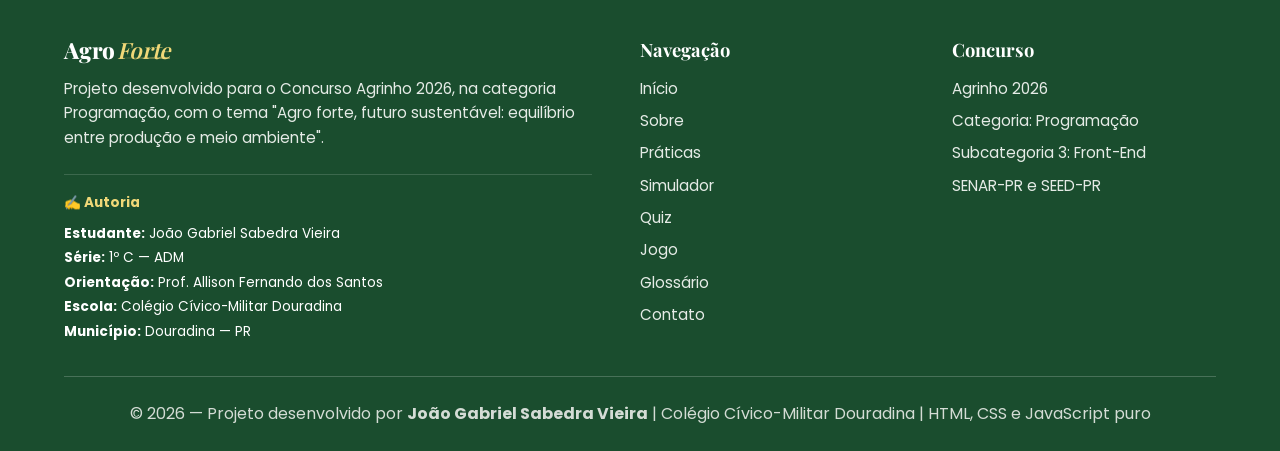
<file: praticas.html>
<!--
    ================================================================
    AGRO FORTE — Página PRÁTICAS SUSTENTÁVEIS (praticas.html)
    ================================================================
    Catálogo completo de 12 práticas sustentáveis do agronegócio
    brasileiro, com filtros interativos por categoria.

    O QUE TEM NESTA PÁGINA:
      1. CABEÇALHO        → "Práticas Sustentáveis" (intro)
      2. FILTROS          → 5 botões (Todas, Solo, Água, Energia, Biodiv.)
      3. GRADE DE PRÁTICAS → 12 cards detalhados:
         • Plantio Direto       • Rotação de Culturas
         • Agricultura Precisão  • Sistema Agroflorestal
         • Irrigação Inteligente • Energia Solar Rural
         • Biodigestor          • Bioinsumos
         • Reflorestamento      • Pecuária Sustentável
         • Mata Ciliar          • Compostagem

    INTERATIVIDADE:
      • Clicar em filtro mostra só as práticas daquela categoria
      • Transição suave (fade) entre estados
      • Cada card mostra: ícone, nome, descrição, benefícios

    OBS: Para detalhes das partes COMUNS (head, header, footer),
         consulte os comentários do arquivo index.html
    ================================================================
-->
<!DOCTYPE html>
<html lang="pt-BR">
<head>
    <!-- META TAGS — Configuração SEO, viewport, redes sociais (ver index.html para detalhes) -->
    <meta charset="UTF-8">
    <meta name="viewport" content="width=device-width, initial-scale=1.0">
    <meta name="description" content="Práticas sustentáveis no agronegócio: plantio direto, rotação de culturas, energia renovável e mais">
    <meta name="keywords" content="práticas sustentáveis, plantio direto, rotação de culturas, energia renovável, solo, água, biodiversidade, agronegócio, paraná">
    <meta name="author" content="João Gabriel Sabedra Vieira">
    <meta name="theme-color" content="#4f9d50">
    <meta name="robots" content="index, follow">
    <meta name="view-transition" content="same-origin">

    <!-- Open Graph -->
    <meta property="og:title" content="Práticas Sustentáveis | Agro Forte">
    <meta property="og:description" content="12 práticas que estão transformando o agro brasileiro: plantio direto, irrigação inteligente, agrofloresta, energia solar e muito mais.">
    <meta property="og:type" content="website">
    <meta property="og:locale" content="pt_BR">
    <meta property="og:image" content="og-image.svg">

    <title>Práticas Sustentáveis | Agro Forte - Agrinho 2026</title>
    <link rel="stylesheet" href="css/style.css?v=2">
    <link rel="manifest" href="manifest.json">
    <link rel="icon" type="image/svg+xml" href="favicon.svg">
    <link rel="apple-touch-icon" href="favicon.svg">
</head>
<body>
    <!-- AVISO PARA USUÁRIOS SEM JAVASCRIPT HABILITADO -->
    <noscript>
        <div class="aviso-sem-js" role="alert">
            <strong><span class="icone-aviso" aria-hidden="true">⚠️</span>JavaScript desativado</strong>
            Para a experiência completa do Agro Forte (simulador, quiz, jogo, mapa interativo), por favor habilite o JavaScript no seu navegador. O conteúdo essencial continua acessível.
        </div>
    </noscript>

    <!-- TELA DE CARREGAMENTO -->
    <div class="tela-carregamento" id="telaCarregamento" role="status" aria-live="polite">
        <div class="loader-spinner" aria-hidden="true"></div>
        <p class="texto-logo-carregamento"><span class="logo-marca"><span class="logo-bold">Agro</span><span class="logo-italic">Forte</span></span></p>
        <p>Carregando experiência sustentável...</p>
        <div class="barra-carregamento">
            <div class="barra-carregamento-preenchida"></div>
        </div>
    </div>

    <!-- LINK DE PULAR PARA O CONTEUDO -->
    <a href="#conteudoPrincipal" class="skip-link">Pular para o conteúdo principal</a>

    <!-- BARRA DE ACESSIBILIDADE -->
    <aside class="barra-acessibilidade" aria-label="Controles de acessibilidade">
        <span class="titulo-barra">Acessibilidade</span>
        <button id="btnFonteMenor" aria-label="Fonte normal" title="Fonte normal">A</button>
        <button id="btnFontePadrao" class="fonte-padrao-btn" aria-label="Fonte grande" title="Fonte grande">A</button>
        <button id="btnFonteMaior" class="fonte-maior-btn" aria-label="Fonte extra grande" title="Fonte extra grande">A</button>
        <button id="btnContraste" aria-label="Alternar alto contraste" title="Alto contraste">◐</button>
    </aside>

    <!-- OVERLAY DE BUSCA -->
    <div class="overlay-busca" id="overlayBusca" role="dialog" aria-label="Buscar no site">
        <div class="busca-container">
            <div class="busca-cabecalho">
                <span class="icone-busca-grande" aria-hidden="true">🔍</span>
                <input type="text" id="inputBusca" placeholder="Buscar práticas, termos, páginas..." aria-label="Campo de busca">
                <button class="busca-fechar" id="fecharBusca" aria-label="Fechar busca">✕</button>
            </div>
            <div class="busca-resultados" id="resultadosBusca"></div>
        </div>
    </div>

    <!-- CABECALHO -->
    <header class="cabecalho">
        <nav class="nav-principal" aria-label="Navegação principal">
            <a href="index.html" class="logo" aria-label="Agro Forte - Página inicial">
                <span class="logo-marca"><span class="logo-bold">Agro</span><span class="logo-italic">Forte</span></span>
            </a>

            <ul class="nav-links" id="navLinks">
                <li><a href="index.html">Início</a></li>
                <li><a href="sobre.html">Sobre</a></li>
                <li><a href="praticas.html" class="ativo">Práticas</a></li>
                <li><a href="simulador.html">Simulador</a></li>
                <li><a href="quiz.html">Quiz</a></li>
                <li><a href="jogo.html">Jogo</a></li>
                <li><a href="glossario.html">Glossário</a></li>
                <li><a href="contato.html">Contato</a></li>
                <li>
                    <button class="botao-busca" id="botaoBusca" aria-label="Buscar no site" title="Buscar">
                        🔍
                    </button>
                </li>
                <li>
                    <button class="botao-tema" id="botaoTema" aria-label="Alternar tema claro e escuro" title="Alternar tema">
                        <span id="iconeTema">🌙</span>
                    </button>
                </li>
            </ul>

            <button class="menu-mobile" id="menuMobile" aria-label="Abrir menu de navegação">
                <span></span>
                <span></span>
                <span></span>
            </button>
        </nav>
    </header>

    <main id="conteudoPrincipal">
        <!-- CABECALHO DA PAGINA -->
        <section class="pagina-cabecalho">
            <div class="container">
                <h1 class="fade-in">Práticas Sustentáveis</h1>
                <p class="fade-in">Filtre, explore e descubra as principais técnicas que estão transformando a agricultura brasileira em modelo de sustentabilidade.</p>
            </div>
        </section>

        <!-- FILTROS -->
        <section class="secao">
            <div class="container">
                <div class="secao-titulo fade-in">
                    <span>Explore por categoria</span>
                    <h2>Soluções para cada desafio</h2>
                    <p>Use os filtros abaixo para encontrar práticas específicas para diferentes áreas do agronegócio sustentável</p>
                </div>

                <div class="quiz-controles filtros-praticas-centralizados">
                    <button class="botao botao-secundario filtro-pratica ativo" data-filtro="todos">
                        Todas
                    </button>
                    <button class="botao botao-secundario filtro-pratica" data-filtro="solo">
                        Solo
                    </button>
                    <button class="botao botao-secundario filtro-pratica" data-filtro="agua">
                        Água
                    </button>
                    <button class="botao botao-secundario filtro-pratica" data-filtro="energia">
                        Energia
                    </button>
                    <button class="botao botao-secundario filtro-pratica" data-filtro="biodiversidade">
                        Biodiversidade
                    </button>
                </div>

                <!-- GRID DE PRATICAS -->
                <div class="grid-praticas" id="gridPraticas">
                    <article class="card-pratica fade-in" id="plantio-direto" data-categoria="solo">
                        <div class="icone" aria-hidden="true">🌾</div>
                        <h3>Plantio Direto</h3>
                        <p>Em vez de arar a terra, o agricultor planta diretamente sobre os restos da cultura anterior. O solo fica protegido da chuva e do sol, mantendo a umidade e os microrganismos vivos.</p>
                        <p><strong>Benefício:</strong> Reduz a erosão em até 90% e aumenta a matéria orgânica do solo ano após ano.</p>
                    </article>

                    <article class="card-pratica fade-in" id="rotacao" data-categoria="solo">
                        <div class="icone" aria-hidden="true">🔄</div>
                        <h3>Rotação de Culturas</h3>
                        <p>Plantar culturas diferentes em sequência na mesma área. Por exemplo: soja no verão, milho safrinha, depois feijão. Cada planta nutre e protege o solo de uma forma diferente.</p>
                        <p><strong>Benefício:</strong> Quebra ciclos de pragas, melhora a fertilidade e diversifica a renda do produtor.</p>
                    </article>

                    <article class="card-pratica fade-in" id="agua" data-categoria="agua">
                        <div class="icone" aria-hidden="true">💧</div>
                        <h3>Irrigação Inteligente</h3>
                        <p>Sensores no solo medem em tempo real a quantidade de água disponível. A irrigação só é acionada quando realmente necessário, na medida exata para cada planta.</p>
                        <p><strong>Benefício:</strong> Economia de até 40% no consumo de água e aumento da produtividade.</p>
                    </article>

                    <article class="card-pratica fade-in" data-categoria="agua">
                        <div class="icone" aria-hidden="true">🌊</div>
                        <h3>Captação de Água da Chuva</h3>
                        <p>Sistemas de coleta e armazenamento da água da chuva em cisternas, açudes e barraginhas. A água captada é usada para consumo animal, irrigação e necessidades básicas.</p>
                        <p><strong>Benefício:</strong> Reduz a dependência de poços e protege as nascentes da propriedade.</p>
                    </article>

                    <article class="card-pratica fade-in" id="agrofloresta" data-categoria="biodiversidade">
                        <div class="icone" aria-hidden="true">🌳</div>
                        <h3>Sistema Agroflorestal</h3>
                        <p>Combinação harmoniosa de árvores nativas, frutíferas e cultivos agrícolas no mesmo espaço. Inspirada em sistemas naturais, gera múltiplas colheitas em diferentes épocas.</p>
                        <p><strong>Benefício:</strong> Recupera áreas degradadas, sequestra carbono e gera renda diversificada.</p>
                    </article>

                    <article class="card-pratica fade-in" id="energia" data-categoria="energia">
                        <div class="icone" aria-hidden="true">☀️</div>
                        <h3>Energia Solar Rural</h3>
                        <p>Painéis fotovoltaicos instalados em currais, galpões e áreas improdutivas geram eletricidade limpa para máquinas, iluminação e bombeamento de água.</p>
                        <p><strong>Benefício:</strong> Reduz custos de energia em até 95% e torna a propriedade autossuficiente.</p>
                    </article>

                    <article class="card-pratica fade-in" data-categoria="energia">
                        <div class="icone" aria-hidden="true">🔥</div>
                        <h3>Biogás e Biodigestores</h3>
                        <p>Resíduos de animais e vegetais são processados em biodigestores e transformados em biogás, usado para cozinhar, gerar energia ou abastecer veículos da fazenda.</p>
                        <p><strong>Benefício:</strong> Transforma resíduo em recurso e reduz emissões de gás metano.</p>
                    </article>

                    <article class="card-pratica fade-in" id="pecuaria" data-categoria="biodiversidade">
                        <div class="icone" aria-hidden="true">🐄</div>
                        <h3>Pastagem Rotacionada</h3>
                        <p>O pasto é dividido em piquetes e o gado se alimenta em apenas um por vez, permitindo a recuperação dos demais. As plantas crescem mais saudáveis e o solo descansa.</p>
                        <p><strong>Benefício:</strong> Aumenta em até 3 vezes a capacidade de produção por hectare sem desmatar.</p>
                    </article>

                    <article class="card-pratica fade-in" data-categoria="biodiversidade">
                        <div class="icone" aria-hidden="true">🐝</div>
                        <h3>Polinização e Apicultura</h3>
                        <p>Manter abelhas e plantas atrativas para polinizadores ao redor das lavouras melhora a produtividade de frutas, café, soja e muitas outras culturas.</p>
                        <p><strong>Benefício:</strong> Aumento de produtividade e produção extra de mel para o produtor.</p>
                    </article>

                    <article class="card-pratica fade-in" data-categoria="solo">
                        <div class="icone" aria-hidden="true">🦠</div>
                        <h3>Bioinsumos</h3>
                        <p>Microrganismos benéficos como fungos e bactérias substituem fertilizantes químicos e pesticidas, fortalecendo as plantas de forma natural e segura.</p>
                        <p><strong>Benefício:</strong> Reduz custos com insumos, protege a saúde do solo e elimina contaminação química.</p>
                    </article>

                    <article class="card-pratica fade-in" data-categoria="agua">
                        <div class="icone" aria-hidden="true">🌿</div>
                        <h3>Mata Ciliar</h3>
                        <p>Faixas de vegetação nativa preservadas ao redor de rios, córregos e nascentes. Funcionam como filtro natural e habitat para a vida silvestre.</p>
                        <p><strong>Benefício:</strong> Protege a qualidade da água e cumpre o Código Florestal brasileiro.</p>
                    </article>

                    <article class="card-pratica fade-in" data-categoria="energia">
                        <div class="icone" aria-hidden="true">💨</div>
                        <h3>Energia Eólica</h3>
                        <p>Aerogeradores aproveitam os ventos do campo, principalmente em regiões abertas, gerando energia limpa que pode ser usada na propriedade ou vendida à rede.</p>
                        <p><strong>Benefício:</strong> Renda extra para o produtor que arrenda áreas para parques eólicos.</p>
                    </article>
                </div>
            </div>
        </section>

        <!-- CHAMADA PARA ACAO -->
        <section class="destaque-cta">
            <div class="container">
                <div class="destaque-cta-conteudo fade-in">
                    <h2>Conhecimento que transforma</h2>
                    <p>Que tal testar o que você aprendeu sobre o agro sustentável? Faça nosso quiz interativo e descubra o quanto sabe sobre o equilíbrio entre produção e meio ambiente.</p>
                    <a href="quiz.html" class="botao">
                        Fazer o quiz agora
                        <span aria-hidden="true">→</span>
                    </a>
                </div>
            </div>
        </section>
    </main>

    <!-- RODAPE -->
    <footer class="rodape">
        <div class="container">
            <div class="grid-rodape">
                <div class="rodape-coluna">
                    <div class="rodape-logo">
                        <span class="logo-marca"><span class="logo-bold">Agro</span><span class="logo-italic">Forte</span></span>
                    </div>
                    <p>Projeto desenvolvido para o Concurso Agrinho 2026, na categoria Programação, com o tema "Agro forte, futuro sustentável: equilíbrio entre produção e meio ambiente".</p>
                    <div class="rodape-autoria">
                        <strong class="rodape-autoria-titulo">✍️ Autoria</strong>
                        <span><strong>Estudante:</strong> João Gabriel Sabedra Vieira</span>
                        <span><strong>Série:</strong> 1º C — ADM</span>
                        <span><strong>Orientação:</strong> Prof. Allison Fernando dos Santos</span>
                        <span><strong>Escola:</strong> Colégio Cívico-Militar Douradina</span>
                        <span><strong>Município:</strong> Douradina — PR</span>
                    </div>
                </div>

                <div class="rodape-coluna">
                    <h3>Navegação</h3>
                    <ul>
                        <li><a href="index.html">Início</a></li>
                        <li><a href="sobre.html">Sobre</a></li>
                        <li><a href="praticas.html">Práticas</a></li>
                        <li><a href="simulador.html">Simulador</a></li>
                        <li><a href="quiz.html">Quiz</a></li>
                        <li><a href="jogo.html">Jogo</a></li>
                        <li><a href="glossario.html">Glossário</a></li>
                        <li><a href="contato.html">Contato</a></li>
                    </ul>
                </div>

                <div class="rodape-coluna">
                    <h3>Concurso</h3>
                    <ul>
                        <li>Agrinho 2026</li>
                        <li>Categoria: Programação</li>
                        <li>Subcategoria 3: Front-End</li>
                        <li>SENAR-PR e SEED-PR</li>
                    </ul>
                </div>
            </div>

            <div class="rodape-creditos">
                <p>&copy; 2026 — Projeto desenvolvido por <strong>João Gabriel Sabedra Vieira</strong> | Colégio Cívico-Militar Douradina | HTML, CSS e JavaScript puro</p>
            </div>
        </div>
    </footer>

    <button class="voltar-topo" id="voltarTopo" aria-label="Voltar ao topo da página">
        <span aria-hidden="true">↑</span>
    </button>

    <script src="js/script.js" defer></script>
</body>
</html>
</file>
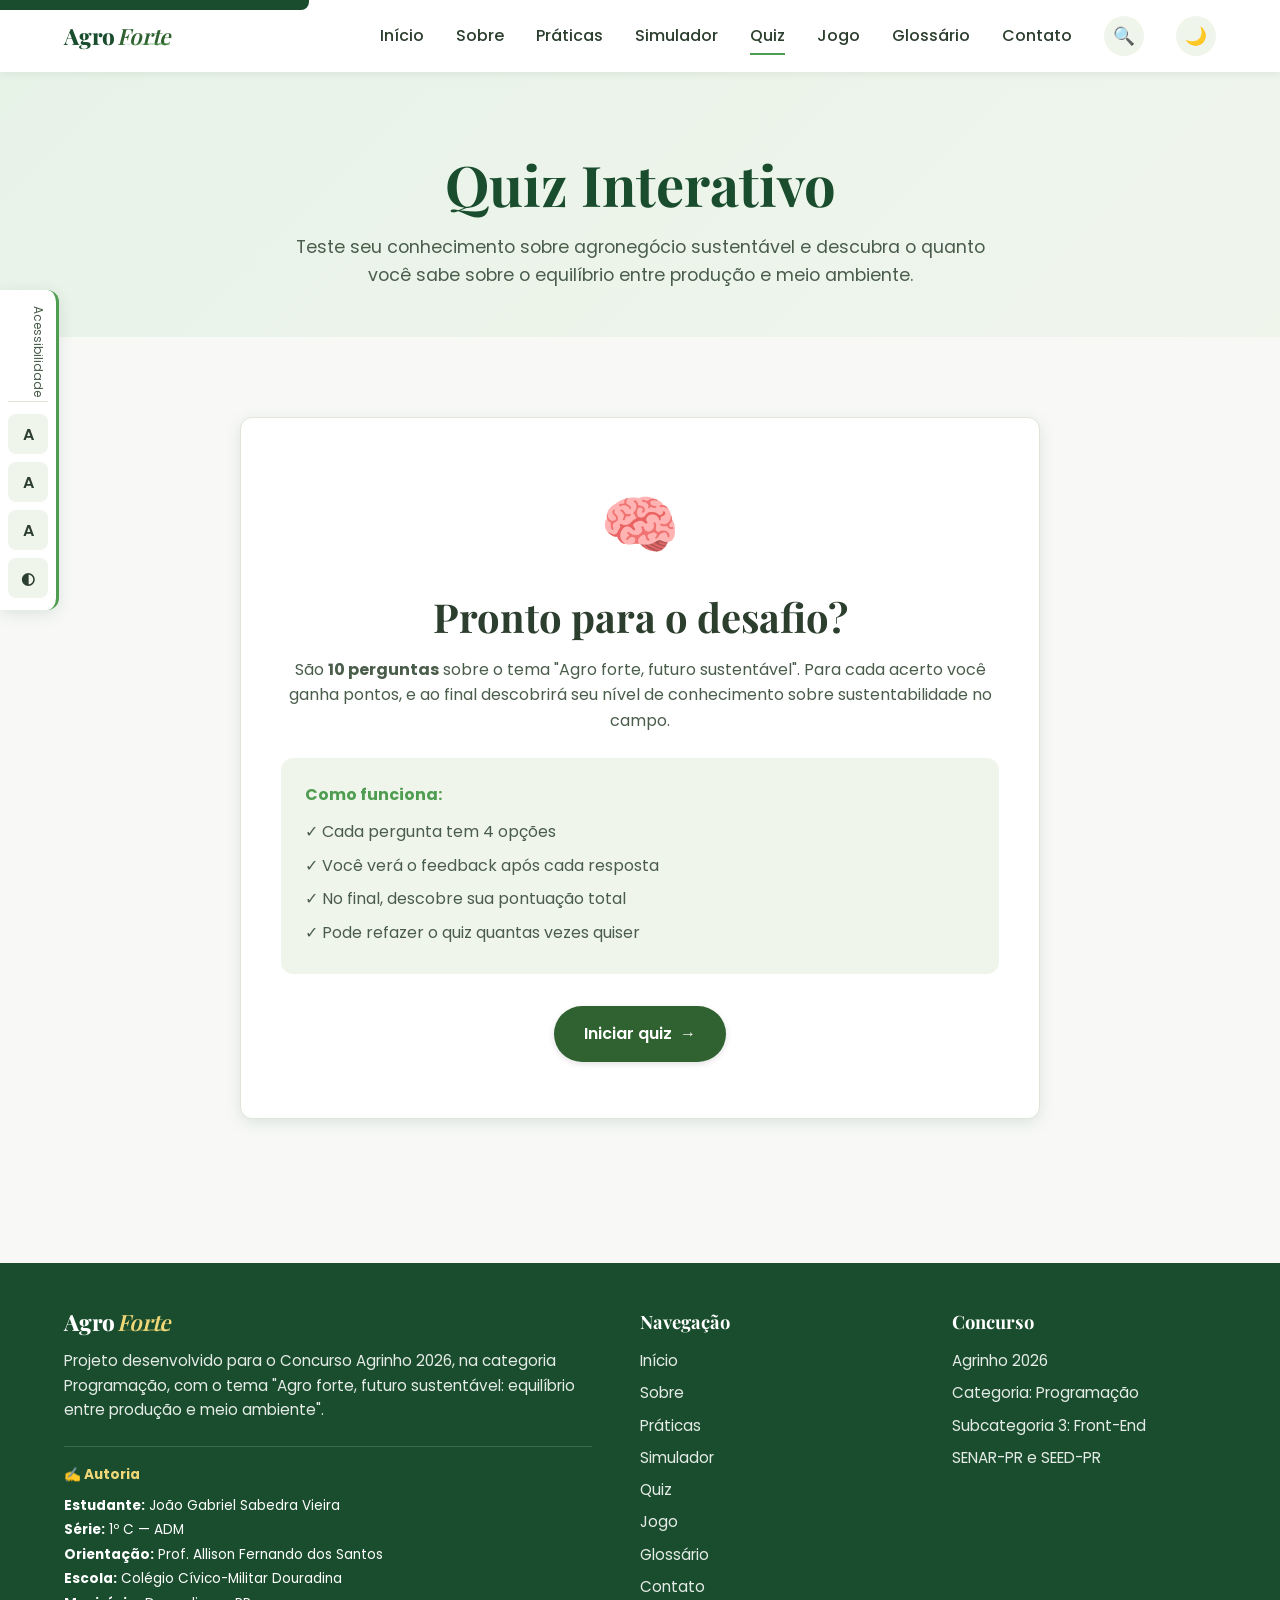
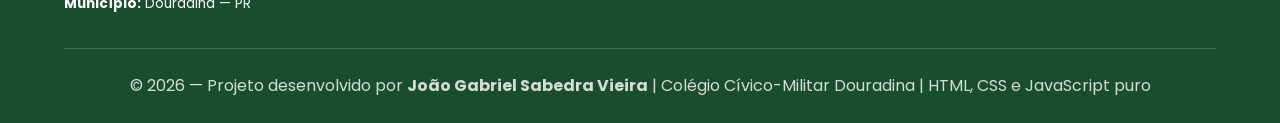
<file: quiz.html>
<!--
    ================================================================
    AGRO FORTE — Página QUIZ (quiz.html)
    ================================================================
    Quiz interativo com 15 perguntas de múltipla escolha sobre
    agronegócio sustentável. Inclui síntese de voz (acessibilidade).

    ESTRUTURA DO QUIZ:
      • 15 perguntas com 4 opções cada
      • Tema variado: solo, água, biodiversidade, energia, mercados
      • Feedback IMEDIATO após cada resposta
        (✅ verde se acertou, ❌ vermelho se errou)
      • Explicação curta de POR QUE é a resposta certa
      • Barra de progresso no topo

    RECURSOS ESPECIAIS:
      🔊 BOTÃO "OUVIR PERGUNTA" — Acessibilidade!
         Usa a Web Speech API do navegador para LER a pergunta
         em voz alta. Útil para usuários com dificuldade visual
         ou que preferem áudio.

      🎉 CONFETTI ANIMADO — Se acertar 100% das perguntas, uma
         chuva de confete cai na tela (animação CSS + JS).

      📤 BOTÃO COMPARTILHAR — Permite compartilhar o resultado
         nas redes sociais (Web Share API).

    OBS: Para detalhes das partes COMUNS (head, header, footer),
         consulte os comentários do arquivo index.html
    ================================================================
-->
<!DOCTYPE html>
<html lang="pt-BR">
<head>
    <!-- META TAGS — Configuração SEO, viewport, redes sociais (ver index.html para detalhes) -->
    <meta charset="UTF-8">
    <meta name="viewport" content="width=device-width, initial-scale=1.0">
    <meta name="description" content="Quiz interativo sobre agronegócio sustentável. Teste seus conhecimentos sobre o equilíbrio entre produção e meio ambiente">
    <meta name="keywords" content="quiz, perguntas e respostas, agronegócio, sustentabilidade, conhecimento, educação, agrinho, agricultura, paraná">
    <meta name="author" content="João Gabriel Sabedra Vieira">
    <meta name="theme-color" content="#4f9d50">
    <meta name="robots" content="index, follow">
    <meta name="view-transition" content="same-origin">

    <!-- Open Graph -->
    <meta property="og:title" content="Quiz Interativo | Agro Forte">
    <meta property="og:description" content="Teste seu conhecimento com 15 perguntas sobre agronegócio sustentável e ganhe sua medalha!">
    <meta property="og:type" content="website">
    <meta property="og:locale" content="pt_BR">
    <meta property="og:image" content="og-image.svg">

    <title>Quiz | Agro Forte - Agrinho 2026</title>
    <link rel="stylesheet" href="css/style.css?v=2">
    <link rel="manifest" href="manifest.json">
    <link rel="icon" type="image/svg+xml" href="favicon.svg">
    <link rel="apple-touch-icon" href="favicon.svg">
</head>
<body>
    <!-- AVISO PARA USUÁRIOS SEM JAVASCRIPT HABILITADO -->
    <noscript>
        <div class="aviso-sem-js" role="alert">
            <strong><span class="icone-aviso" aria-hidden="true">⚠️</span>JavaScript desativado</strong>
            Para a experiência completa do Agro Forte (simulador, quiz, jogo, mapa interativo), por favor habilite o JavaScript no seu navegador. O conteúdo essencial continua acessível.
        </div>
    </noscript>

    <!-- TELA DE CARREGAMENTO -->
    <div class="tela-carregamento" id="telaCarregamento" role="status" aria-live="polite">
        <div class="loader-spinner" aria-hidden="true"></div>
        <p class="texto-logo-carregamento"><span class="logo-marca"><span class="logo-bold">Agro</span><span class="logo-italic">Forte</span></span></p>
        <p>Carregando experiência sustentável...</p>
        <div class="barra-carregamento">
            <div class="barra-carregamento-preenchida"></div>
        </div>
    </div>

    <!-- LINK DE PULAR PARA O CONTEUDO -->
    <a href="#conteudoPrincipal" class="skip-link">Pular para o conteúdo principal</a>

    <!-- BARRA DE ACESSIBILIDADE -->
    <aside class="barra-acessibilidade" aria-label="Controles de acessibilidade">
        <span class="titulo-barra">Acessibilidade</span>
        <button id="btnFonteMenor" aria-label="Fonte normal" title="Fonte normal">A</button>
        <button id="btnFontePadrao" class="fonte-padrao-btn" aria-label="Fonte grande" title="Fonte grande">A</button>
        <button id="btnFonteMaior" class="fonte-maior-btn" aria-label="Fonte extra grande" title="Fonte extra grande">A</button>
        <button id="btnContraste" aria-label="Alternar alto contraste" title="Alto contraste">◐</button>
    </aside>

    <!-- OVERLAY DE BUSCA -->
    <div class="overlay-busca" id="overlayBusca" role="dialog" aria-label="Buscar no site">
        <div class="busca-container">
            <div class="busca-cabecalho">
                <span class="icone-busca-grande" aria-hidden="true">🔍</span>
                <input type="text" id="inputBusca" placeholder="Buscar práticas, termos, páginas..." aria-label="Campo de busca">
                <button class="busca-fechar" id="fecharBusca" aria-label="Fechar busca">✕</button>
            </div>
            <div class="busca-resultados" id="resultadosBusca"></div>
        </div>
    </div>

    <!-- CABECALHO -->
    <header class="cabecalho">
        <nav class="nav-principal" aria-label="Navegação principal">
            <a href="index.html" class="logo" aria-label="Agro Forte - Página inicial">
                <span class="logo-marca"><span class="logo-bold">Agro</span><span class="logo-italic">Forte</span></span>
            </a>

            <ul class="nav-links" id="navLinks">
                <li><a href="index.html">Início</a></li>
                <li><a href="sobre.html">Sobre</a></li>
                <li><a href="praticas.html">Práticas</a></li>
                <li><a href="simulador.html">Simulador</a></li>
                <li><a href="quiz.html" class="ativo">Quiz</a></li>
                <li><a href="jogo.html">Jogo</a></li>
                <li><a href="glossario.html">Glossário</a></li>
                <li><a href="contato.html">Contato</a></li>
                <li>
                    <button class="botao-busca" id="botaoBusca" aria-label="Buscar no site" title="Buscar">
                        🔍
                    </button>
                </li>
                <li>
                    <button class="botao-tema" id="botaoTema" aria-label="Alternar tema claro e escuro" title="Alternar tema">
                        <span id="iconeTema">🌙</span>
                    </button>
                </li>
            </ul>

            <button class="menu-mobile" id="menuMobile" aria-label="Abrir menu de navegação">
                <span></span>
                <span></span>
                <span></span>
            </button>
        </nav>
    </header>

    <main id="conteudoPrincipal">
        <!-- CABECALHO DA PAGINA -->
        <section class="pagina-cabecalho">
            <div class="container">
                <h1 class="fade-in">Quiz Interativo</h1>
                <p class="fade-in">Teste seu conhecimento sobre agronegócio sustentável e descubra o quanto você sabe sobre o equilíbrio entre produção e meio ambiente.</p>
            </div>
        </section>

        <!-- QUIZ -->
        <section class="secao">
            <div class="container">
                <div class="container-quiz fade-in" id="containerQuiz">
                    <!-- TELA INICIAL -->
                    <div id="telaInicial">
                        <div class="tela-inicial-centro">
                            <div class="icone-grande-emoji" aria-hidden="true">🧠</div>
                            <h2 class="titulo-tela-inicial">Pronto para o desafio?</h2>
                            <p class="descricao-tela-inicial">São <strong>10 perguntas</strong> sobre o tema "Agro forte, futuro sustentável". Para cada acerto você ganha pontos, e ao final descobrirá seu nível de conhecimento sobre sustentabilidade no campo.</p>
                            <div class="bloco-instrucoes">
                                <strong class="bloco-instrucoes-titulo">Como funciona:</strong>
                                <ul class="lista-sem-estilo">
                                    <li>✓ Cada pergunta tem 4 opções</li>
                                    <li>✓ Você verá o feedback após cada resposta</li>
                                    <li>✓ No final, descobre sua pontuação total</li>
                                    <li>✓ Pode refazer o quiz quantas vezes quiser</li>
                                </ul>
                            </div>
                            <button class="botao botao-primario" id="botaoIniciarQuiz">
                                Iniciar quiz
                                <span aria-hidden="true">→</span>
                            </button>
                        </div>
                    </div>

                    <!-- TELA DE PERGUNTAS -->
                    <div id="telaPerguntas" class="oculto">
                        <div class="quiz-progresso">
                            <span class="quiz-progresso-texto" id="textoProgresso">1 / 10</span>
                            <div class="quiz-progresso-barra">
                                <div class="quiz-progresso-preenchido" id="barraProgresso"></div>
                            </div>
                            <span class="quiz-progresso-texto" id="textoPontuacao">0 pts</span>
                        </div>

                        <button class="botao-voz" id="botaoOuvirPergunta" type="button" aria-label="Ouvir pergunta em voz alta">
                            <span class="icone-voz" aria-hidden="true">🔊</span>
                            <span class="texto-voz">Ouvir pergunta</span>
                        </button>

                        <div class="quiz-pergunta" id="textoPergunta">
                            Pergunta aparece aqui
                        </div>

                        <div class="quiz-opcoes" id="opcoesQuiz">
                            <!-- Opções inseridas via JavaScript -->
                        </div>

                        <div class="quiz-feedback" id="feedbackQuiz">
                            <strong id="feedbackTitulo"></strong>
                            <span id="feedbackTexto"></span>
                        </div>

                        <div class="quiz-controles">
                            <button class="botao botao-secundario" id="botaoReiniciar">
                                Reiniciar quiz
                            </button>
                            <button class="botao botao-primario oculto" id="botaoProxima">
                                Próxima pergunta
                                <span aria-hidden="true">→</span>
                            </button>
                        </div>
                    </div>

                    <!-- TELA DE RESULTADO -->
                    <div class="quiz-resultado" id="telaResultado">
                        <div class="resultado-emoji" id="resultadoEmoji" aria-hidden="true">🎉</div>
                        <h2 id="resultadoTitulo">Parabéns!</h2>
                        <div class="resultado-pontuacao" id="resultadoPontuacao">0 / 100</div>
                        <p class="resultado-mensagem" id="resultadoMensagem">Você completou o quiz!</p>

                        <div class="bloco-resumo">
                            <strong class="bloco-resumo-titulo">Resumo do desempenho:</strong>
                            <div class="linha-resumo">
                                <span>Acertos:</span>
                                <strong id="resumoAcertos">0</strong>
                            </div>
                            <div class="linha-resumo">
                                <span>Erros:</span>
                                <strong id="resumoErros">0</strong>
                            </div>
                            <div class="linha-resumo">
                                <span>Aproveitamento:</span>
                                <strong id="resumoAproveitamento">0%</strong>
                            </div>
                        </div>

                        <div class="quiz-controles controles-centralizados">
                            <button class="botao botao-primario" id="botaoRefazer">
                                Refazer quiz
                                <span aria-hidden="true">🔄</span>
                            </button>
                            <button class="botao-compartilhar" data-tipo="quiz" type="button">
                                <span class="icone-compartilhar" aria-hidden="true">📤</span>
                                Compartilhar
                            </button>
                            <a href="praticas.html" class="botao botao-secundario">
                                Ver práticas sustentáveis
                            </a>
                        </div>
                    </div>
                </div>
            </div>
        </section>
    </main>

    <!-- RODAPE -->
    <footer class="rodape">
        <div class="container">
            <div class="grid-rodape">
                <div class="rodape-coluna">
                    <div class="rodape-logo">
                        <span class="logo-marca"><span class="logo-bold">Agro</span><span class="logo-italic">Forte</span></span>
                    </div>
                    <p>Projeto desenvolvido para o Concurso Agrinho 2026, na categoria Programação, com o tema "Agro forte, futuro sustentável: equilíbrio entre produção e meio ambiente".</p>
                    <div class="rodape-autoria">
                        <strong class="rodape-autoria-titulo">✍️ Autoria</strong>
                        <span><strong>Estudante:</strong> João Gabriel Sabedra Vieira</span>
                        <span><strong>Série:</strong> 1º C — ADM</span>
                        <span><strong>Orientação:</strong> Prof. Allison Fernando dos Santos</span>
                        <span><strong>Escola:</strong> Colégio Cívico-Militar Douradina</span>
                        <span><strong>Município:</strong> Douradina — PR</span>
                    </div>
                </div>

                <div class="rodape-coluna">
                    <h3>Navegação</h3>
                    <ul>
                        <li><a href="index.html">Início</a></li>
                        <li><a href="sobre.html">Sobre</a></li>
                        <li><a href="praticas.html">Práticas</a></li>
                        <li><a href="simulador.html">Simulador</a></li>
                        <li><a href="quiz.html">Quiz</a></li>
                        <li><a href="jogo.html">Jogo</a></li>
                        <li><a href="glossario.html">Glossário</a></li>
                        <li><a href="contato.html">Contato</a></li>
                    </ul>
                </div>

                <div class="rodape-coluna">
                    <h3>Concurso</h3>
                    <ul>
                        <li>Agrinho 2026</li>
                        <li>Categoria: Programação</li>
                        <li>Subcategoria 3: Front-End</li>
                        <li>SENAR-PR e SEED-PR</li>
                    </ul>
                </div>
            </div>

            <div class="rodape-creditos">
                <p>&copy; 2026 — Projeto desenvolvido por <strong>João Gabriel Sabedra Vieira</strong> | Colégio Cívico-Militar Douradina | HTML, CSS e JavaScript puro</p>
            </div>
        </div>
    </footer>

    <button class="voltar-topo" id="voltarTopo" aria-label="Voltar ao topo da página">
        <span aria-hidden="true">↑</span>
    </button>

    <script src="js/script.js" defer></script>
</body>
</html>
</file>
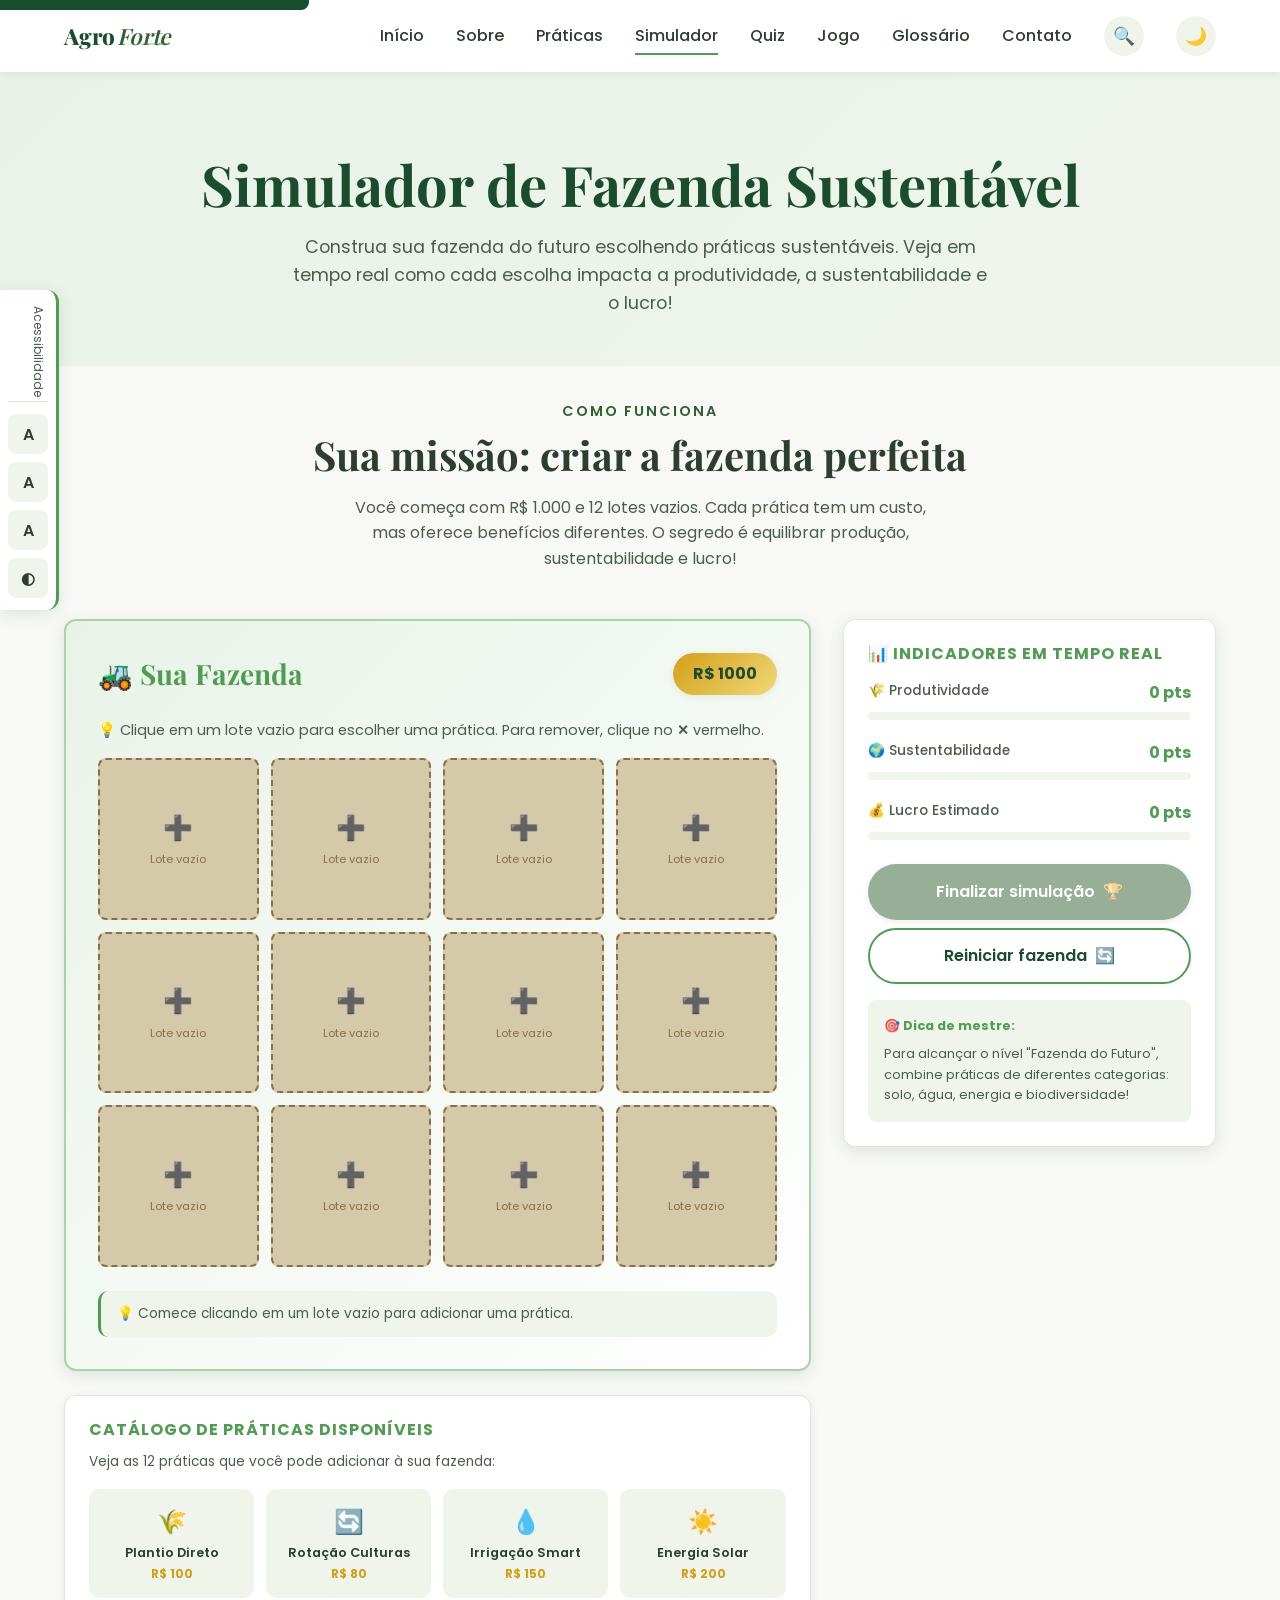
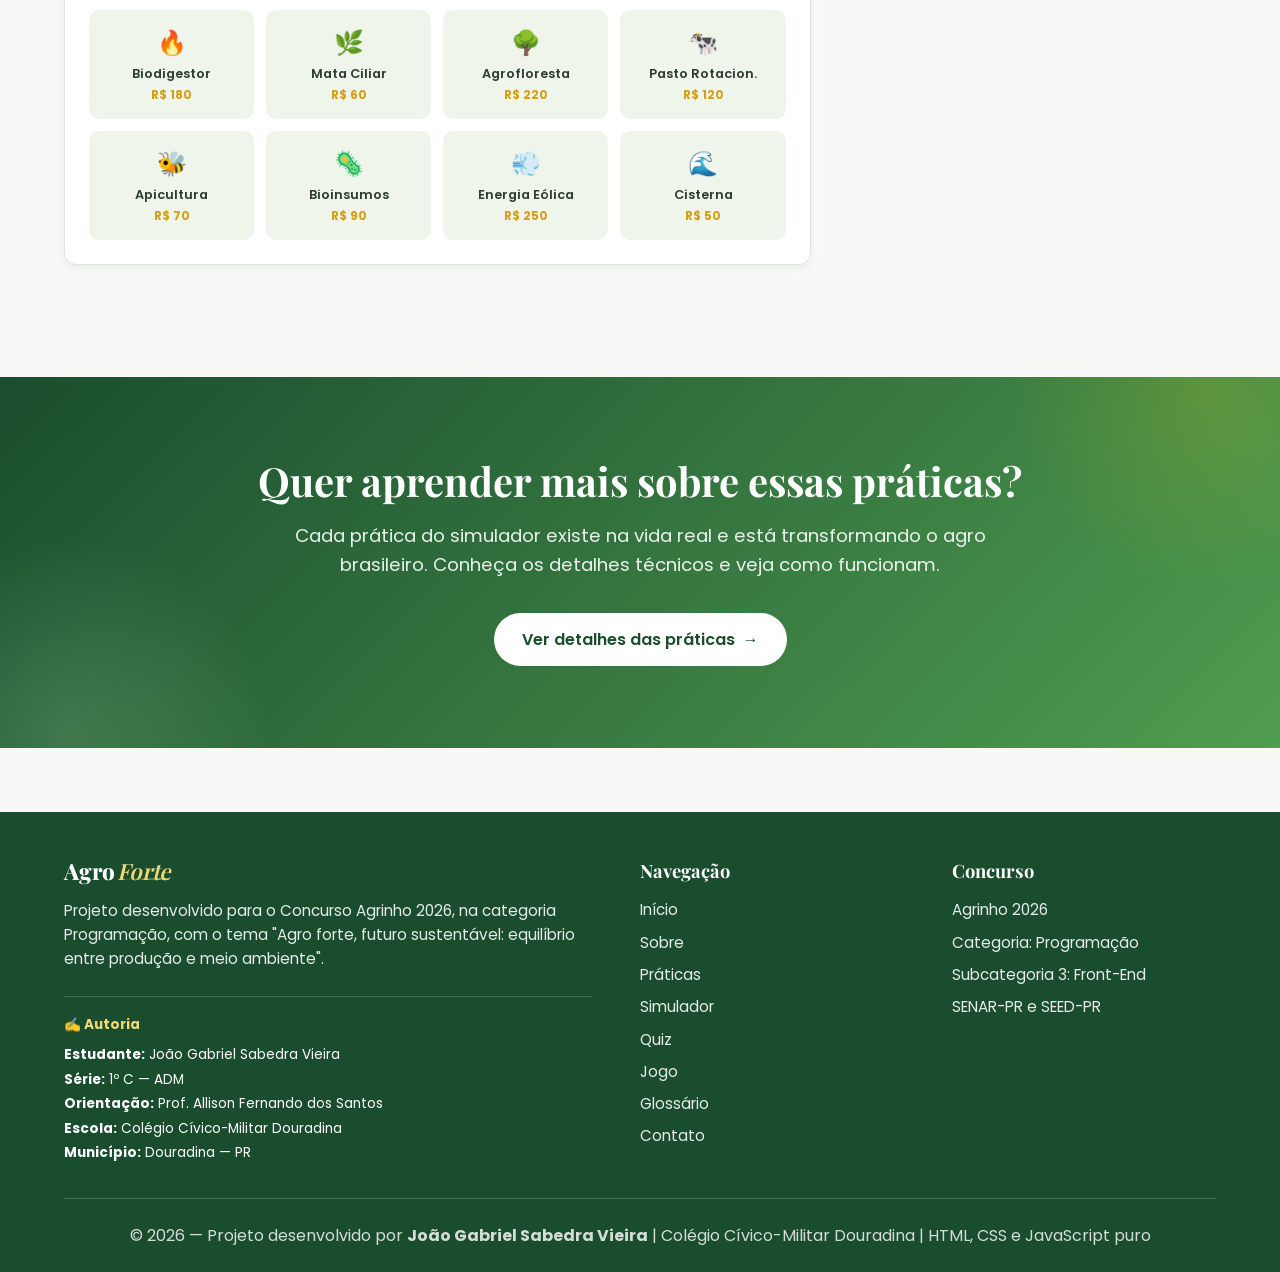
<file: simulador.html>
<!--
    ================================================================
    AGRO FORTE — Página SIMULADOR DE FAZENDA (simulador.html)
    ================================================================
    Simulador interativo onde o usuário CONSTRÓI sua própria fazenda
    sustentável escolhendo práticas com orçamento limitado.

    MECÂNICA DO SIMULADOR:
      • 12 LOTES vazios (grade 4×3) representando a fazenda
      • 12 PRÁTICAS disponíveis no catálogo lateral
      • ORÇAMENTO: R$ 1.000,00 inicial
      • Cada prática tem CUSTO, GANHO de produtividade e
        impacto na SUSTENTABILIDADE

    GAMEPLAY:
      1. Usuário clica em um lote vazio
      2. Modal abre com catálogo de práticas disponíveis
      3. Escolhe uma prática (paga o custo)
      4. Lote ganha visual da prática escolhida
      5. Stats em tempo real: produtividade, sustentabilidade, lucro
      6. Botão "Finalizar simulação" → mostra resultado

    RESULTADO POSSÍVEIS (5 NÍVEIS):
      🥉 Fazenda Iniciante  (baixa pontuação)
      🥈 Fazenda Tradicional
      🥇 Fazenda Sustentável
      🏆 Fazenda Modelo     (alta pontuação)
      💎 Fazenda Lendária  (perfeição)

    DESTAQUE TÉCNICO: Sistema com estado JS reativo — qualquer
    mudança nos lotes atualiza TODOS os indicadores imediatamente.

    OBS: Para detalhes das partes COMUNS (head, header, footer),
         consulte os comentários do arquivo index.html
    ================================================================
-->
<!DOCTYPE html>
<html lang="pt-BR">
<head>
    <!-- META TAGS — Configuração SEO, viewport, redes sociais (ver index.html para detalhes) -->
    <meta charset="UTF-8">
    <meta name="viewport" content="width=device-width, initial-scale=1.0">
    <meta name="description" content="Simulador interativo de fazenda sustentável. Construa sua fazenda escolhendo práticas e veja o impacto em tempo real">
    <meta name="keywords" content="simulador, fazenda sustentável, agronegócio, produtividade, lucro, práticas agrícolas, agrinho, paraná">
    <meta name="author" content="João Gabriel Sabedra Vieira">
    <meta name="theme-color" content="#4f9d50">
    <meta name="robots" content="index, follow">
    <meta name="view-transition" content="same-origin">

    <!-- Open Graph -->
    <meta property="og:title" content="Simulador de Fazenda | Agro Forte">
    <meta property="og:description" content="Construa sua fazenda sustentável escolhendo práticas. Veja em tempo real produtividade, sustentabilidade e lucro!">
    <meta property="og:type" content="website">
    <meta property="og:locale" content="pt_BR">
    <meta property="og:image" content="og-image.svg">

    <title>Simulador de Fazenda | Agro Forte - Agrinho 2026</title>
    <link rel="stylesheet" href="css/style.css?v=2">
    <link rel="manifest" href="manifest.json">
    <link rel="icon" type="image/svg+xml" href="favicon.svg">
    <link rel="apple-touch-icon" href="favicon.svg">
</head>
<body>
    <!-- AVISO PARA USUÁRIOS SEM JAVASCRIPT HABILITADO -->
    <noscript>
        <div class="aviso-sem-js" role="alert">
            <strong><span class="icone-aviso" aria-hidden="true">⚠️</span>JavaScript desativado</strong>
            Para a experiência completa do Agro Forte (simulador, quiz, jogo, mapa interativo), por favor habilite o JavaScript no seu navegador. O conteúdo essencial continua acessível.
        </div>
    </noscript>

    <!-- TELA DE CARREGAMENTO -->
    <div class="tela-carregamento" id="telaCarregamento" role="status" aria-live="polite">
        <div class="loader-spinner" aria-hidden="true"></div>
        <p class="texto-logo-carregamento"><span class="logo-marca"><span class="logo-bold">Agro</span><span class="logo-italic">Forte</span></span></p>
        <p>Carregando experiência sustentável...</p>
        <div class="barra-carregamento">
            <div class="barra-carregamento-preenchida"></div>
        </div>
    </div>

    <!-- LINK DE PULAR PARA O CONTEUDO -->
    <a href="#conteudoPrincipal" class="skip-link">Pular para o conteúdo principal</a>

    <!-- BARRA DE ACESSIBILIDADE -->
    <aside class="barra-acessibilidade" aria-label="Controles de acessibilidade">
        <span class="titulo-barra">Acessibilidade</span>
        <button id="btnFonteMenor" aria-label="Fonte normal" title="Fonte normal">A</button>
        <button id="btnFontePadrao" class="fonte-padrao-btn" aria-label="Fonte grande" title="Fonte grande">A</button>
        <button id="btnFonteMaior" class="fonte-maior-btn" aria-label="Fonte extra grande" title="Fonte extra grande">A</button>
        <button id="btnContraste" aria-label="Alternar alto contraste" title="Alto contraste">◐</button>
    </aside>

    <!-- OVERLAY DE BUSCA -->
    <div class="overlay-busca" id="overlayBusca" role="dialog" aria-label="Buscar no site">
        <div class="busca-container">
            <div class="busca-cabecalho">
                <span class="icone-busca-grande" aria-hidden="true">🔍</span>
                <input type="text" id="inputBusca" placeholder="Buscar práticas, termos, páginas..." aria-label="Campo de busca">
                <button class="busca-fechar" id="fecharBusca" aria-label="Fechar busca">✕</button>
            </div>
            <div class="busca-resultados" id="resultadosBusca"></div>
        </div>
    </div>

    <!-- CABECALHO -->
    <header class="cabecalho">
        <nav class="nav-principal" aria-label="Navegação principal">
            <a href="index.html" class="logo" aria-label="Agro Forte - Página inicial">
                <span class="logo-marca"><span class="logo-bold">Agro</span><span class="logo-italic">Forte</span></span>
            </a>

            <ul class="nav-links" id="navLinks">
                <li><a href="index.html">Início</a></li>
                <li><a href="sobre.html">Sobre</a></li>
                <li><a href="praticas.html">Práticas</a></li>
                <li><a href="simulador.html" class="ativo">Simulador</a></li>
                <li><a href="quiz.html">Quiz</a></li>
                <li><a href="jogo.html">Jogo</a></li>
                <li><a href="glossario.html">Glossário</a></li>
                <li><a href="contato.html">Contato</a></li>
                <li>
                    <button class="botao-busca" id="botaoBusca" aria-label="Buscar no site" title="Buscar">
                        🔍
                    </button>
                </li>
                <li>
                    <button class="botao-tema" id="botaoTema" aria-label="Alternar tema claro e escuro" title="Alternar tema">
                        <span id="iconeTema">🌙</span>
                    </button>
                </li>
            </ul>

            <button class="menu-mobile" id="menuMobile" aria-label="Abrir menu de navegação">
                <span></span>
                <span></span>
                <span></span>
            </button>
        </nav>
    </header>

    <main id="conteudoPrincipal">
        <!-- CABECALHO DA PAGINA -->
        <section class="pagina-cabecalho">
            <div class="container">
                <h1 class="fade-in">Simulador de Fazenda Sustentável</h1>
                <p class="fade-in">Construa sua fazenda do futuro escolhendo práticas sustentáveis. Veja em tempo real como cada escolha impacta a produtividade, a sustentabilidade e o lucro!</p>
            </div>
        </section>

        <!-- INSTRUCOES -->
        <section class="secao padding-secao-pequeno">
            <div class="container">
                <div class="secao-titulo fade-in">
                    <span>Como funciona</span>
                    <h2>Sua missão: criar a fazenda perfeita</h2>
                    <p>Você começa com R$ 1.000 e 12 lotes vazios. Cada prática tem um custo, mas oferece benefícios diferentes. O segredo é equilibrar produção, sustentabilidade e lucro!</p>
                </div>

                <!-- AREA DO SIMULADOR -->
                <div class="simulador-grid fade-in">
                    <!-- AREA DA FAZENDA -->
                    <div>
                        <div class="fazenda-area">
                            <div class="fazenda-titulo">
                                <h3>🚜 Sua Fazenda</h3>
                                <div class="dinheiro-disponivel" id="dinheiroDisponivel">R$ 1000</div>
                            </div>

                            <p class="texto-subsecao">
                                💡 Clique em um lote vazio para escolher uma prática. Para remover, clique no <strong>✕</strong> vermelho.
                            </p>

                            <!-- GRADE DE LOTES -->
                            <div class="fazenda-grade" id="fazendaGrade" role="group" aria-label="Grade de 12 lotes da fazenda">
                                <!-- Lotes inseridos via JavaScript -->
                            </div>

                            <div class="simulador-mensagem" id="mensagemSimulador">
                                💡 Comece clicando em um lote vazio para adicionar uma prática.
                            </div>
                        </div>

                        <!-- CATALOGO DE PRATICAS -->
                        <div class="painel-praticas mt-1-5">
                            <h4>Catálogo de Práticas Disponíveis</h4>
                            <p class="texto-mini-cinza">
                                Veja as 12 práticas que você pode adicionar à sua fazenda:
                            </p>
                            <div class="lista-praticas-disponiveis" id="catalogoPraticas">
                                <!-- Práticas inseridas via JavaScript -->
                            </div>
                        </div>
                    </div>

                    <!-- PAINEL DE STATS -->
                    <div>
                        <div class="painel-stats">
                            <h4>📊 Indicadores em Tempo Real</h4>

                            <div class="stat-item">
                                <div class="stat-cabecalho">
                                    <span class="stat-rotulo">🌾 Produtividade</span>
                                    <span class="stat-valor" id="valorProdutividade">0 pts</span>
                                </div>
                                <div class="stat-barra">
                                    <div class="stat-barra-preenchida produtividade" id="barraProdutividade"></div>
                                </div>
                            </div>

                            <div class="stat-item">
                                <div class="stat-cabecalho">
                                    <span class="stat-rotulo">🌍 Sustentabilidade</span>
                                    <span class="stat-valor" id="valorSustentabilidade">0 pts</span>
                                </div>
                                <div class="stat-barra">
                                    <div class="stat-barra-preenchida sustentabilidade" id="barraSustentabilidade"></div>
                                </div>
                            </div>

                            <div class="stat-item">
                                <div class="stat-cabecalho">
                                    <span class="stat-rotulo">💰 Lucro Estimado</span>
                                    <span class="stat-valor" id="valorLucro">0 pts</span>
                                </div>
                                <div class="stat-barra">
                                    <div class="stat-barra-preenchida lucro" id="barraLucro"></div>
                                </div>
                            </div>

                            <div class="botoes-simulador">
                                <button class="botao botao-primario botao-desabilitado" id="botaoFinalizar" disabled>
                                    Finalizar simulação
                                    <span aria-hidden="true">🏆</span>
                                </button>
                                <button class="botao botao-secundario" id="botaoReiniciarSimulador">
                                    Reiniciar fazenda
                                    <span aria-hidden="true">🔄</span>
                                </button>
                            </div>

                            <div class="caixa-dica">
                                <strong class="caixa-dica-titulo">🎯 Dica de mestre:</strong>
                                Para alcançar o nível "Fazenda do Futuro", combine práticas de diferentes categorias: solo, água, energia e biodiversidade!
                            </div>
                        </div>
                    </div>
                </div>

                <!-- RESULTADO FINAL -->
                <div class="resultado-simulador" id="resultadoSimulador">
                    <div class="medalha" id="medalhaResultado" aria-hidden="true">🏆</div>
                    <h3 id="tituloResultado">Sua fazenda alcançou o nível:</h3>
                    <div class="nivel-fazenda" id="nivelFazenda">Fazenda Sustentável</div>
                    <p id="mensagemResultado" class="mensagem-resultado-centralizada"></p>

                    <div class="cards-resumo-simulador">
                        <div class="card-resumo">
                            <div class="card-resumo-rotulo">Pontuação total</div>
                            <div class="card-resumo-valor" id="pontuacaoFinal">0</div>
                        </div>
                        <div class="card-resumo">
                            <div class="card-resumo-rotulo">Práticas usadas</div>
                            <div class="card-resumo-valor" id="praticasUsadas">0</div>
                        </div>
                        <div class="card-resumo">
                            <div class="card-resumo-rotulo">Investimento</div>
                            <div class="card-resumo-valor" id="investimentoTotal">R$ 0</div>
                        </div>
                    </div>

                    <div class="quiz-controles controles-centralizados">
                        <button class="botao botao-primario" id="botaoNovaSimulacao">
                            Tentar novamente
                            <span aria-hidden="true">🌱</span>
                        </button>
                        <button class="botao-compartilhar" data-tipo="simulador" type="button">
                            <span class="icone-compartilhar" aria-hidden="true">📤</span>
                            Compartilhar
                        </button>
                    </div>
                </div>
            </div>
        </section>

        <!-- MODAL DE SELECAO DE PRATICA -->
        <div class="modal-fundo" id="modalPratica" role="dialog" aria-label="Selecionar prática para o lote">
            <div class="modal-conteudo">
                <h3>🌱 Escolha uma prática</h3>
                <p class="modal-descricao">Selecione qual prática deseja adicionar a este lote da sua fazenda:</p>

                <div id="listaPraticasModal">
                    <!-- Práticas inseridas via JavaScript -->
                </div>

                <button class="botao-fechar-modal" id="fecharModalPratica">
                    Cancelar
                </button>
            </div>
        </div>

        <!-- CHAMADA PARA ACAO -->
        <section class="destaque-cta">
            <div class="container">
                <div class="destaque-cta-conteudo fade-in">
                    <h2>Quer aprender mais sobre essas práticas?</h2>
                    <p>Cada prática do simulador existe na vida real e está transformando o agro brasileiro. Conheça os detalhes técnicos e veja como funcionam.</p>
                    <a href="praticas.html" class="botao">
                        Ver detalhes das práticas
                        <span aria-hidden="true">→</span>
                    </a>
                </div>
            </div>
        </section>
    </main>

    <!-- RODAPE -->
    <footer class="rodape">
        <div class="container">
            <div class="grid-rodape">
                <div class="rodape-coluna">
                    <div class="rodape-logo">
                        <span class="logo-marca"><span class="logo-bold">Agro</span><span class="logo-italic">Forte</span></span>
                    </div>
                    <p>Projeto desenvolvido para o Concurso Agrinho 2026, na categoria Programação, com o tema "Agro forte, futuro sustentável: equilíbrio entre produção e meio ambiente".</p>
                    <div class="rodape-autoria">
                        <strong class="rodape-autoria-titulo">✍️ Autoria</strong>
                        <span><strong>Estudante:</strong> João Gabriel Sabedra Vieira</span>
                        <span><strong>Série:</strong> 1º C — ADM</span>
                        <span><strong>Orientação:</strong> Prof. Allison Fernando dos Santos</span>
                        <span><strong>Escola:</strong> Colégio Cívico-Militar Douradina</span>
                        <span><strong>Município:</strong> Douradina — PR</span>
                    </div>
                </div>

                <div class="rodape-coluna">
                    <h3>Navegação</h3>
                    <ul>
                        <li><a href="index.html">Início</a></li>
                        <li><a href="sobre.html">Sobre</a></li>
                        <li><a href="praticas.html">Práticas</a></li>
                        <li><a href="simulador.html">Simulador</a></li>
                        <li><a href="quiz.html">Quiz</a></li>
                        <li><a href="jogo.html">Jogo</a></li>
                        <li><a href="glossario.html">Glossário</a></li>
                        <li><a href="contato.html">Contato</a></li>
                    </ul>
                </div>

                <div class="rodape-coluna">
                    <h3>Concurso</h3>
                    <ul>
                        <li>Agrinho 2026</li>
                        <li>Categoria: Programação</li>
                        <li>Subcategoria 3: Front-End</li>
                        <li>SENAR-PR e SEED-PR</li>
                    </ul>
                </div>
            </div>

            <div class="rodape-creditos">
                <p>&copy; 2026 — Projeto desenvolvido por <strong>João Gabriel Sabedra Vieira</strong> | Colégio Cívico-Militar Douradina | HTML, CSS e JavaScript puro</p>
            </div>
        </div>
    </footer>

    <button class="voltar-topo" id="voltarTopo" aria-label="Voltar ao topo da página">
        <span aria-hidden="true">↑</span>
    </button>

    <script src="js/script.js" defer></script>
</body>
</html>
</file>
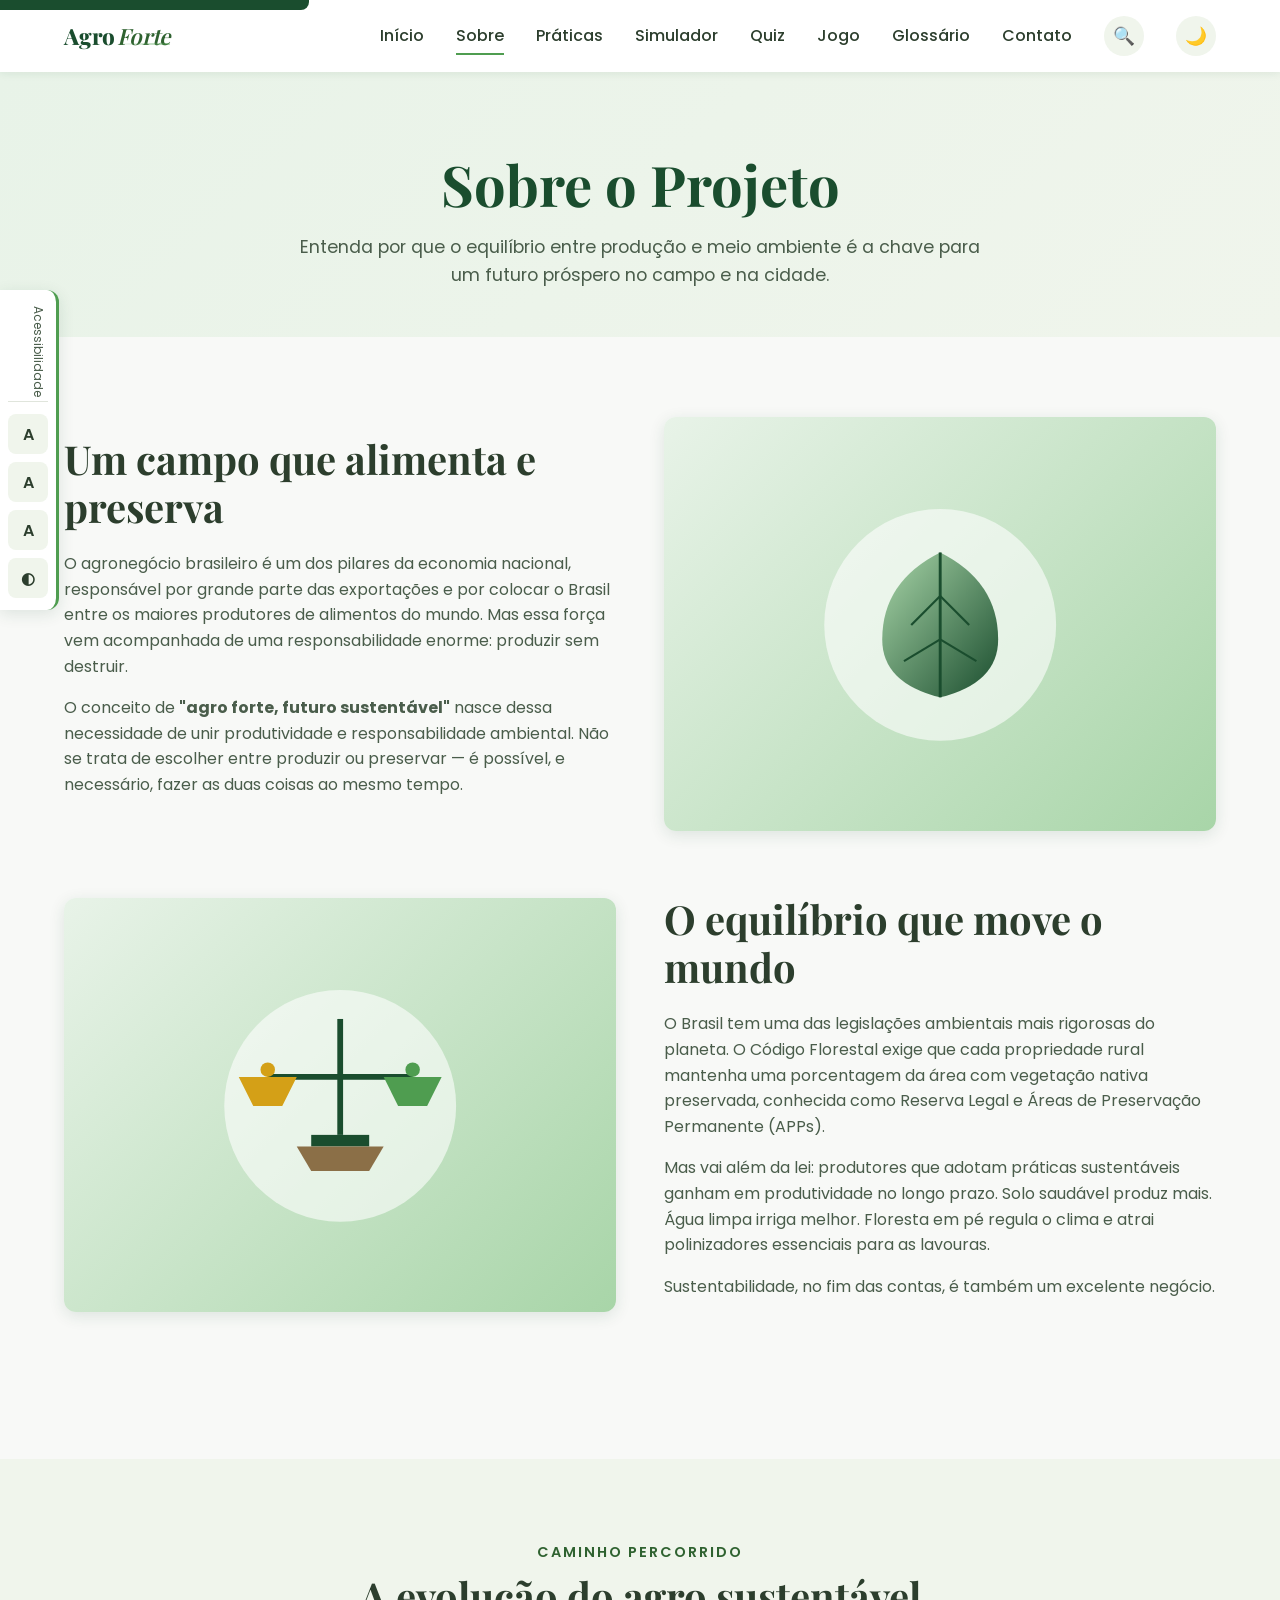
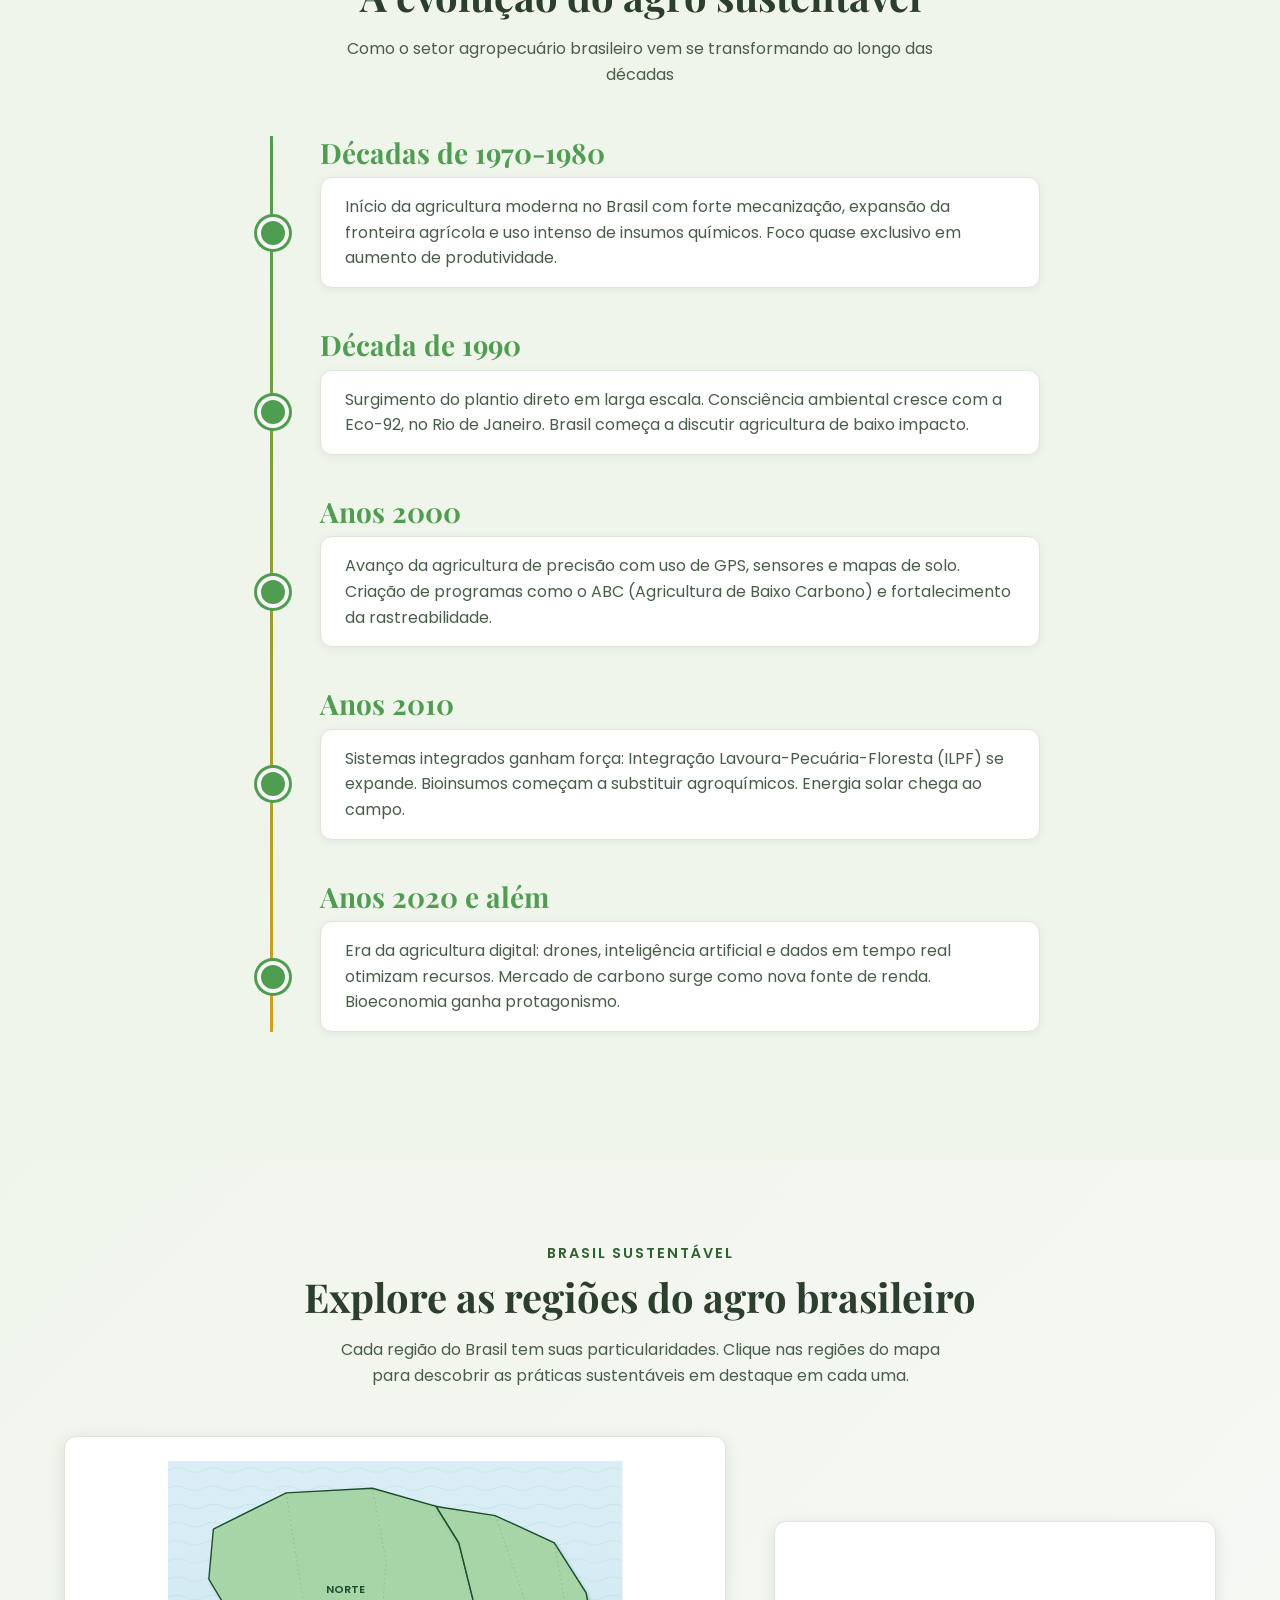
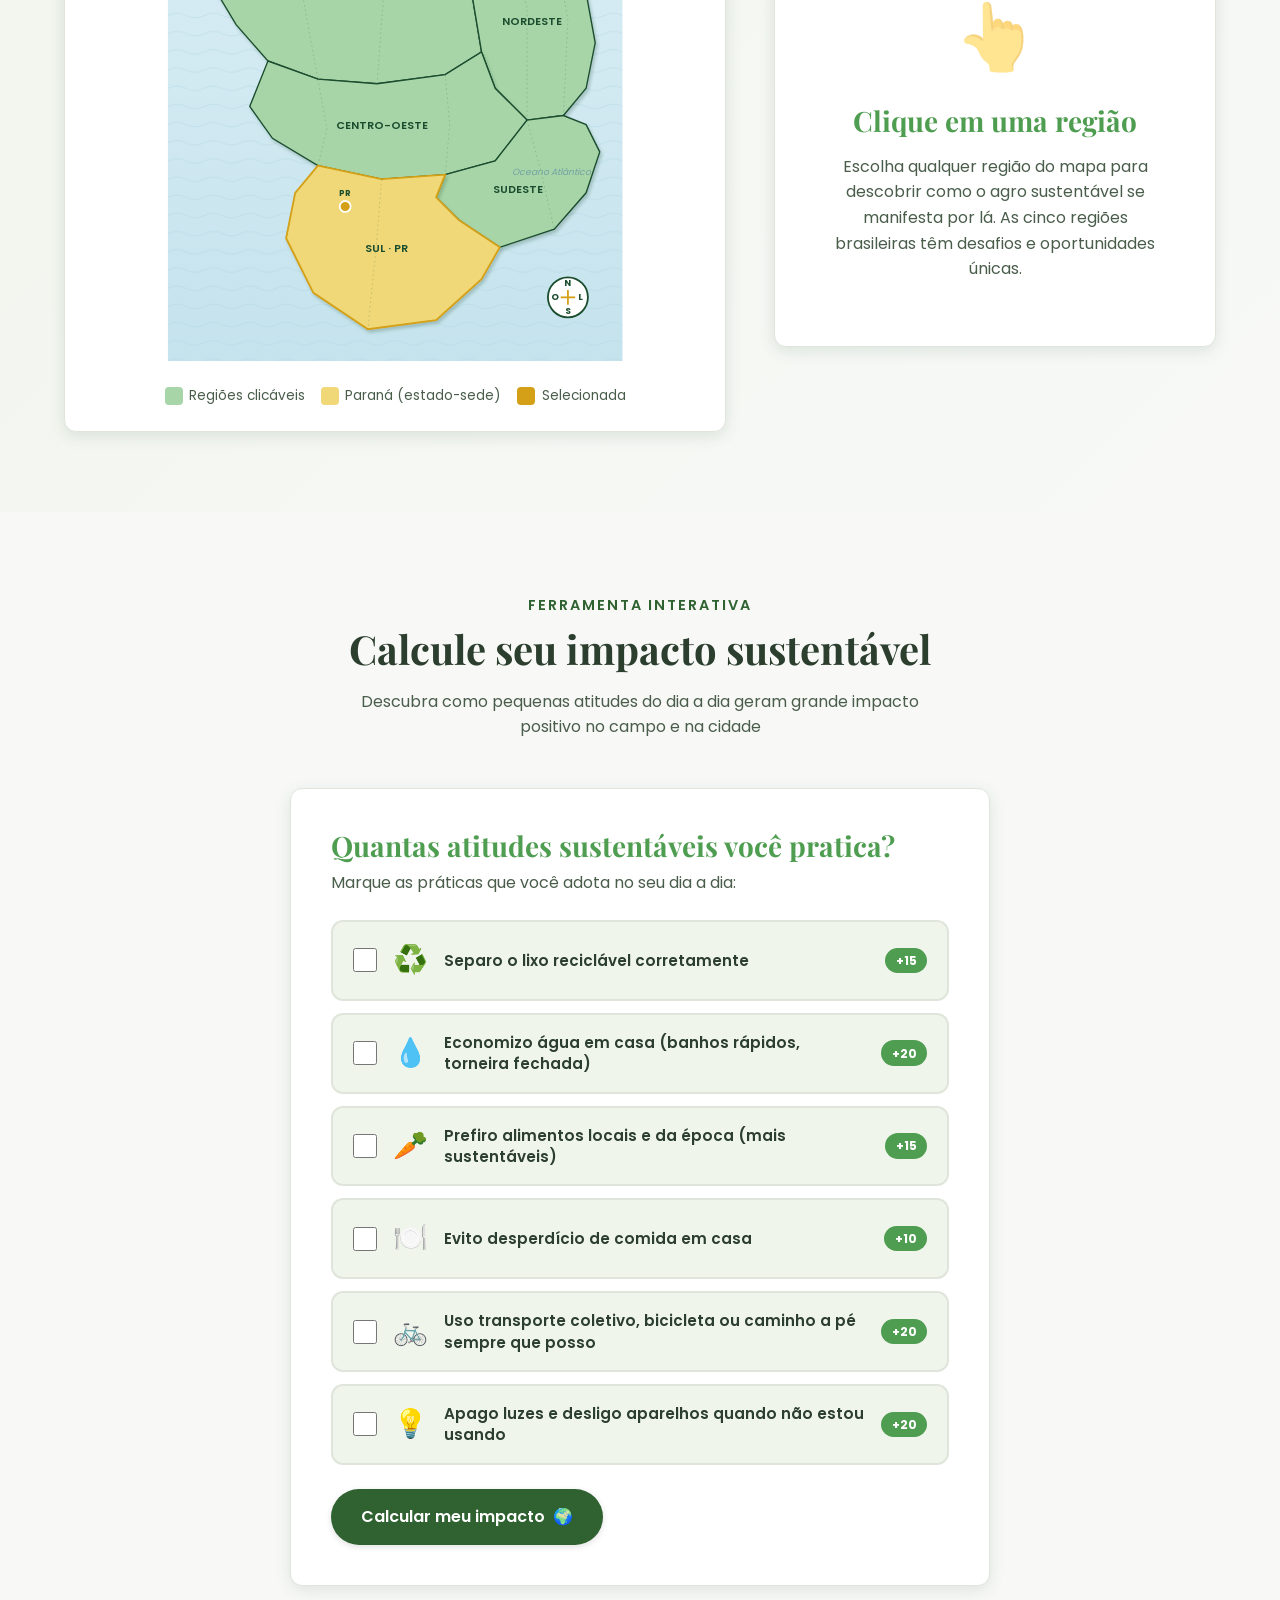
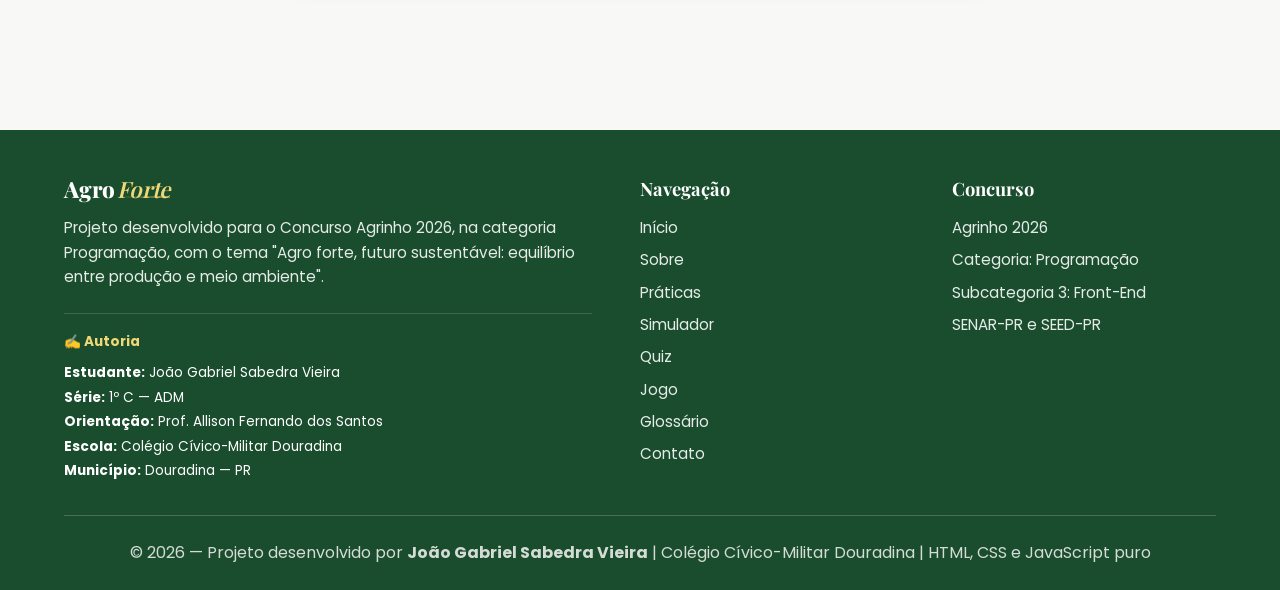
<file: sobre.html>
<!--
    ================================================================
    AGRO FORTE — Página SOBRE (sobre.html)
    ================================================================
    Apresenta o CONTEXTO do projeto: história do agronegócio
    sustentável brasileiro, geografia rural e impacto pessoal.

    O QUE TEM NESTA PÁGINA:
      1. CABEÇALHO          → "Sobre o Projeto" (intro)
      2. LINHA DO TEMPO     → Evolução do agro de 1970 até hoje (5 marcos)
      3. MAPA DO BRASIL     → SVG autoral interativo das 5 regiões
      4. CALCULADORA        → Quantas atitudes sustentáveis você pratica?

    DESTAQUES TÉCNICOS:
      • Linha do tempo com bolinhas alinhadas via flexbox
      • Mapa do Brasil em SVG autoral (~250 linhas de paths)
      • Click em cada região mostra dados específicos
      • Calculadora soma pontos em tempo real (JavaScript reativo)

    OBS: Para detalhes das partes COMUNS (head, header, footer),
         consulte os comentários do arquivo index.html
    ================================================================
-->
<!DOCTYPE html>
<html lang="pt-BR">
<head>
    <!-- META TAGS — Configuração SEO, viewport, redes sociais (ver index.html para detalhes) -->
    <meta charset="UTF-8">
    <meta name="viewport" content="width=device-width, initial-scale=1.0">
    <meta name="description" content="Conheça a importância do agronegócio sustentável e o equilíbrio entre produção e meio ambiente">
    <meta name="keywords" content="sobre, agronegócio, sustentabilidade, história, linha do tempo, mapa do brasil, paraná, meio ambiente, agrinho">
    <meta name="author" content="João Gabriel Sabedra Vieira">
    <meta name="theme-color" content="#4f9d50">
    <meta name="robots" content="index, follow">
    <meta name="view-transition" content="same-origin">

    <!-- Open Graph -->
    <meta property="og:title" content="Sobre | Agro Forte - Agrinho 2026">
    <meta property="og:description" content="A história do agro sustentável brasileiro com linha do tempo, mapa interativo do Brasil e calculadora de impacto.">
    <meta property="og:type" content="website">
    <meta property="og:locale" content="pt_BR">
    <meta property="og:image" content="og-image.svg">

    <title>Sobre | Agro Forte - Agrinho 2026</title>
    <link rel="stylesheet" href="css/style.css?v=2">
    <link rel="manifest" href="manifest.json">
    <link rel="icon" type="image/svg+xml" href="favicon.svg">
    <link rel="apple-touch-icon" href="favicon.svg">
</head>
<body>
    <!-- AVISO PARA USUÁRIOS SEM JAVASCRIPT HABILITADO -->
    <noscript>
        <div class="aviso-sem-js" role="alert">
            <strong><span class="icone-aviso" aria-hidden="true">⚠️</span>JavaScript desativado</strong>
            Para a experiência completa do Agro Forte (simulador, quiz, jogo, mapa interativo), por favor habilite o JavaScript no seu navegador. O conteúdo essencial continua acessível.
        </div>
    </noscript>

    <!-- TELA DE CARREGAMENTO -->
    <div class="tela-carregamento" id="telaCarregamento" role="status" aria-live="polite">
        <div class="loader-spinner" aria-hidden="true"></div>
        <p class="texto-logo-carregamento"><span class="logo-marca"><span class="logo-bold">Agro</span><span class="logo-italic">Forte</span></span></p>
        <p>Carregando experiência sustentável...</p>
        <div class="barra-carregamento">
            <div class="barra-carregamento-preenchida"></div>
        </div>
    </div>

    <!-- LINK DE PULAR PARA O CONTEUDO -->
    <a href="#conteudoPrincipal" class="skip-link">Pular para o conteúdo principal</a>

    <!-- BARRA DE ACESSIBILIDADE -->
    <aside class="barra-acessibilidade" aria-label="Controles de acessibilidade">
        <span class="titulo-barra">Acessibilidade</span>
        <button id="btnFonteMenor" aria-label="Fonte normal" title="Fonte normal">A</button>
        <button id="btnFontePadrao" class="fonte-padrao-btn" aria-label="Fonte grande" title="Fonte grande">A</button>
        <button id="btnFonteMaior" class="fonte-maior-btn" aria-label="Fonte extra grande" title="Fonte extra grande">A</button>
        <button id="btnContraste" aria-label="Alternar alto contraste" title="Alto contraste">◐</button>
    </aside>

    <!-- OVERLAY DE BUSCA -->
    <div class="overlay-busca" id="overlayBusca" role="dialog" aria-label="Buscar no site">
        <div class="busca-container">
            <div class="busca-cabecalho">
                <span class="icone-busca-grande" aria-hidden="true">🔍</span>
                <input type="text" id="inputBusca" placeholder="Buscar práticas, termos, páginas..." aria-label="Campo de busca">
                <button class="busca-fechar" id="fecharBusca" aria-label="Fechar busca">✕</button>
            </div>
            <div class="busca-resultados" id="resultadosBusca"></div>
        </div>
    </div>

    <!-- CABECALHO -->
    <header class="cabecalho">
        <nav class="nav-principal" aria-label="Navegação principal">
            <a href="index.html" class="logo" aria-label="Agro Forte - Página inicial">
                <span class="logo-marca"><span class="logo-bold">Agro</span><span class="logo-italic">Forte</span></span>
            </a>

            <ul class="nav-links" id="navLinks">
                <li><a href="index.html">Início</a></li>
                <li><a href="sobre.html" class="ativo">Sobre</a></li>
                <li><a href="praticas.html">Práticas</a></li>
                <li><a href="simulador.html">Simulador</a></li>
                <li><a href="quiz.html">Quiz</a></li>
                <li><a href="jogo.html">Jogo</a></li>
                <li><a href="glossario.html">Glossário</a></li>
                <li><a href="contato.html">Contato</a></li>
                <li>
                    <button class="botao-busca" id="botaoBusca" aria-label="Buscar no site" title="Buscar">
                        🔍
                    </button>
                </li>
                <li>
                    <button class="botao-tema" id="botaoTema" aria-label="Alternar tema claro e escuro" title="Alternar tema">
                        <span id="iconeTema">🌙</span>
                    </button>
                </li>
            </ul>

            <button class="menu-mobile" id="menuMobile" aria-label="Abrir menu de navegação">
                <span></span>
                <span></span>
                <span></span>
            </button>
        </nav>
    </header>

    <!--
        ============================================================
        CONTEÚDO PRINCIPAL — 4 seções únicas desta página
        ============================================================
    -->
    <main id="conteudoPrincipal">
        <!-- CABECALHO DA PAGINA -->
        <section class="pagina-cabecalho">
            <div class="container">
                <h1 class="fade-in">Sobre o Projeto</h1>
                <p class="fade-in">Entenda por que o equilíbrio entre produção e meio ambiente é a chave para um futuro próspero no campo e na cidade.</p>
            </div>
        </section>

        <!-- CONTEUDO PRINCIPAL -->
        <section class="secao">
            <div class="container">
                <div class="conteudo-sobre">
                    <div class="fade-in">
                        <h2>Um campo que alimenta e preserva</h2>
                        <p>O agronegócio brasileiro é um dos pilares da economia nacional, responsável por grande parte das exportações e por colocar o Brasil entre os maiores produtores de alimentos do mundo. Mas essa força vem acompanhada de uma responsabilidade enorme: produzir sem destruir.</p>
                        <p>O conceito de <strong>"agro forte, futuro sustentável"</strong> nasce dessa necessidade de unir produtividade e responsabilidade ambiental. Não se trata de escolher entre produzir ou preservar — é possível, e necessário, fazer as duas coisas ao mesmo tempo.</p>
                    </div>

                    <div class="imagem-decorativa fade-in" aria-hidden="true">
                        <svg viewBox="0 0 200 200" xmlns="http://www.w3.org/2000/svg">
                            <defs>
                                <linearGradient id="folha2" x1="0%" y1="0%" x2="100%" y2="100%">
                                    <stop offset="0%" stop-color="#a8d5a8"/>
                                    <stop offset="100%" stop-color="#1a4d2e"/>
                                </linearGradient>
                            </defs>
                            <circle cx="100" cy="100" r="80" fill="white" opacity="0.6"/>
                            <path d="M 100 50 Q 60 70 60 110 Q 60 140 100 150 Q 140 140 140 110 Q 140 70 100 50 Z" fill="url(#folha2)"/>
                            <line x1="100" y1="50" x2="100" y2="150" stroke="#1a4d2e" stroke-width="2"/>
                            <line x1="100" y1="80" x2="80" y2="100" stroke="#1a4d2e" stroke-width="1.5"/>
                            <line x1="100" y1="80" x2="120" y2="100" stroke="#1a4d2e" stroke-width="1.5"/>
                            <line x1="100" y1="110" x2="75" y2="125" stroke="#1a4d2e" stroke-width="1.5"/>
                            <line x1="100" y1="110" x2="125" y2="125" stroke="#1a4d2e" stroke-width="1.5"/>
                        </svg>
                    </div>
                </div>

                <div class="conteudo-sobre invertido">
                    <div class="fade-in">
                        <h2>O equilíbrio que move o mundo</h2>
                        <p>O Brasil tem uma das legislações ambientais mais rigorosas do planeta. O Código Florestal exige que cada propriedade rural mantenha uma porcentagem da área com vegetação nativa preservada, conhecida como Reserva Legal e Áreas de Preservação Permanente (APPs).</p>
                        <p>Mas vai além da lei: produtores que adotam práticas sustentáveis ganham em produtividade no longo prazo. Solo saudável produz mais. Água limpa irriga melhor. Floresta em pé regula o clima e atrai polinizadores essenciais para as lavouras.</p>
                        <p>Sustentabilidade, no fim das contas, é também um excelente negócio.</p>
                    </div>

                    <div class="imagem-decorativa fade-in" aria-hidden="true">
                        <svg viewBox="0 0 200 200" xmlns="http://www.w3.org/2000/svg">
                            <circle cx="100" cy="100" r="80" fill="white" opacity="0.6"/>
                            <!-- Balança equilibrada -->
                            <line x1="100" y1="40" x2="100" y2="120" stroke="#1a4d2e" stroke-width="4"/>
                            <line x1="50" y1="80" x2="150" y2="80" stroke="#1a4d2e" stroke-width="4"/>
                            <!-- Prato esquerdo - produção -->
                            <path d="M 30 80 L 70 80 L 60 100 L 40 100 Z" fill="#d4a017"/>
                            <circle cx="50" cy="75" r="5" fill="#d4a017"/>
                            <!-- Prato direito - natureza -->
                            <path d="M 130 80 L 170 80 L 160 100 L 140 100 Z" fill="#4f9d50"/>
                            <circle cx="150" cy="75" r="5" fill="#4f9d50"/>
                            <!-- Base -->
                            <rect x="80" y="120" width="40" height="8" fill="#1a4d2e"/>
                            <path d="M 70 128 L 130 128 L 120 145 L 80 145 Z" fill="#8b6f47"/>
                        </svg>
                    </div>
                </div>
            </div>
        </section>

        <!--
            ════════════════════════════════════════════════════════
            LINHA DO TEMPO — Evolução do Agronegócio Brasileiro
            ════════════════════════════════════════════════════════
            Apresenta 5 marcos históricos importantes do agro:
              • 1970-1980 → Mecanização e revolução verde
              • Década 1990 → Plantio direto em larga escala
              • Anos 2000 → Agricultura de precisão (GPS, sensores)
              • Anos 2010 → ILPF (Integração Lavoura-Pecuária-Floresta)
              • Anos 2020+ → IA, drones, mercado de carbono

            Visualmente: linha vertical verde-gradiente com 5 bolinhas
            posicionadas no centro dos cards de descrição (flexbox).
        -->
        <!-- LINHA DO TEMPO -->
        <section class="secao fundo-destaque">
            <div class="container">
                <div class="secao-titulo fade-in">
                    <span>Caminho percorrido</span>
                    <h2>A evolução do agro sustentável</h2>
                    <p>Como o setor agropecuário brasileiro vem se transformando ao longo das décadas</p>
                </div>

                <div class="linha-do-tempo">
                    <div class="item-linha-do-tempo fade-in">
                        <h3>Décadas de 1970-1980</h3>
                        <p>Início da agricultura moderna no Brasil com forte mecanização, expansão da fronteira agrícola e uso intenso de insumos químicos. Foco quase exclusivo em aumento de produtividade.</p>
                    </div>

                    <div class="item-linha-do-tempo fade-in">
                        <h3>Década de 1990</h3>
                        <p>Surgimento do plantio direto em larga escala. Consciência ambiental cresce com a Eco-92, no Rio de Janeiro. Brasil começa a discutir agricultura de baixo impacto.</p>
                    </div>

                    <div class="item-linha-do-tempo fade-in">
                        <h3>Anos 2000</h3>
                        <p>Avanço da agricultura de precisão com uso de GPS, sensores e mapas de solo. Criação de programas como o ABC (Agricultura de Baixo Carbono) e fortalecimento da rastreabilidade.</p>
                    </div>

                    <div class="item-linha-do-tempo fade-in">
                        <h3>Anos 2010</h3>
                        <p>Sistemas integrados ganham força: Integração Lavoura-Pecuária-Floresta (ILPF) se expande. Bioinsumos começam a substituir agroquímicos. Energia solar chega ao campo.</p>
                    </div>

                    <div class="item-linha-do-tempo fade-in">
                        <h3>Anos 2020 e além</h3>
                        <p>Era da agricultura digital: drones, inteligência artificial e dados em tempo real otimizam recursos. Mercado de carbono surge como nova fonte de renda. Bioeconomia ganha protagonismo.</p>
                    </div>
                </div>
            </div>
        </section>

        <!--
            ════════════════════════════════════════════════════════
            MAPA INTERATIVO DO BRASIL — 5 regiões clicáveis
            ════════════════════════════════════════════════════════
            SVG AUTORAL desenhado à mão (cerca de 250 linhas de paths)
            representando o mapa do Brasil dividido em 5 regiões:

              🌳 NORTE        → Amazônia, sociobiodiversidade
              ☀️ NORDESTE     → Sertão, Cerrado, irrigação
              🌾 CENTRO-OESTE → Soja, milho, agronegócio forte
              🏭 SUDESTE      → Cana, café, citros, mecanização
              ❄️ SUL          → Paraná, ILPF, Plantio direto

            INTERATIVIDADE (JavaScript):
              • Hover na região → destaca com cor mais clara
              • Click na região → mostra informações específicas
                (estatísticas, práticas dominantes, desafios)

            DETALHES VISUAIS:
              • Oceano azul com ondas (pattern SVG)
              • Estado do Paraná destacado com estrela ⭐
                (porque é onde o Agrinho acontece)
              • Drop-shadow filter SVG para efeito 3D sutil
        -->
        <!-- MAPA INTERATIVO DO BRASIL -->
        <section class="secao mapa-brasil-secao">
            <div class="container">
                <div class="secao-titulo fade-in">
                    <span>Brasil sustentável</span>
                    <h2>Explore as regiões do agro brasileiro</h2>
                    <p>Cada região do Brasil tem suas particularidades. Clique nas regiões do mapa para descobrir as práticas sustentáveis em destaque em cada uma.</p>
                </div>

                <div class="mapa-container fade-in">
                    <div class="mapa-svg-wrapper">
                        <svg viewBox="0 0 500 550" xmlns="http://www.w3.org/2000/svg" role="group" aria-label="Mapa do Brasil dividido por regiões">
                            <!-- OCEANO ATLÂNTICO (fundo) + filtro de sombra -->
                            <defs>
                                <linearGradient id="oceanoAtlantico" x1="0" y1="0" x2="0" y2="1">
                                    <stop offset="0%" stop-color="#dbeef5"/>
                                    <stop offset="100%" stop-color="#c5e3ed"/>
                                </linearGradient>
                                <pattern id="ondas" x="0" y="0" width="40" height="20" patternUnits="userSpaceOnUse">
                                    <path d="M 0 10 Q 10 5 20 10 T 40 10" stroke="#a8d0e0" stroke-width="0.8" fill="none" opacity="0.5"/>
                                </pattern>
                                <!-- Filtro de sombra suave (aplicado em cada região via CSS) -->
                                <filter id="sombraBrasil" x="-5%" y="-5%" width="110%" height="115%">
                                    <feDropShadow dx="2" dy="3" stdDeviation="2" flood-color="#1a4d2e" flood-opacity="0.25"/>
                                </filter>
                            </defs>

                            <!-- Fundo: oceano com ondas suaves -->
                            <rect class="mapa-oceano" width="500" height="550" fill="url(#oceanoAtlantico)"/>
                            <rect class="mapa-oceano-ondas" width="500" height="550" fill="url(#ondas)"/>

                            <!-- REGIÃO NORTE (Acre, Amazonas, Roraima, Rondônia, Pará, Amapá, Tocantins) -->
                            <!-- Maior região do Brasil, ocupa o topo e ~45% do território -->
                            <path class="regiao-mapa"
                                  data-regiao="norte"
                                  tabindex="0"
                                  role="button"
                                  aria-label="Região Norte"
                                  d="M 50 75
                                     L 130 35
                                     L 225 30
                                     L 295 50
                                     L 320 90
                                     L 335 150
                                     L 345 210
                                     L 305 235
                                     L 230 245
                                     L 165 240
                                     L 110 220
                                     L 75 180
                                     L 45 130
                                     L 50 75 Z"/>
                            <text class="regiao-rotulo" x="195" y="145">NORTE</text>

                            <!-- REGIÃO NORDESTE (MA, PI, CE, RN, PB, PE, AL, SE, BA) -->
                            <!-- "Bico" do Brasil que aponta para o leste -->
                            <path class="regiao-mapa"
                                  data-regiao="nordeste"
                                  tabindex="0"
                                  role="button"
                                  aria-label="Região Nordeste"
                                  d="M 295 50
                                     L 360 60
                                     L 425 90
                                     L 460 145
                                     L 470 200
                                     L 460 250
                                     L 435 280
                                     L 395 285
                                     L 360 250
                                     L 345 210
                                     L 335 150
                                     L 320 90
                                     L 295 50 Z"/>
                            <text class="regiao-rotulo" x="400" y="180">NORDESTE</text>

                            <!-- REGIÃO CENTRO-OESTE (MT, MS, GO, DF) -->
                            <!-- Coração do Brasil, forma quadrangular -->
                            <path class="regiao-mapa"
                                  data-regiao="centroOeste"
                                  tabindex="0"
                                  role="button"
                                  aria-label="Região Centro-Oeste"
                                  d="M 110 220
                                     L 165 240
                                     L 230 245
                                     L 305 235
                                     L 345 210
                                     L 360 250
                                     L 395 285
                                     L 360 330
                                     L 305 345
                                     L 235 350
                                     L 165 335
                                     L 115 305
                                     L 90 270
                                     L 110 220 Z"/>
                            <text class="regiao-rotulo" x="235" y="295">CENTRO-OESTE</text>

                            <!-- REGIÃO SUDESTE (MG, ES, RJ, SP) -->
                            <!-- Costa leste-sul, com curva no Espírito Santo e Rio -->
                            <path class="regiao-mapa"
                                  data-regiao="sudeste"
                                  tabindex="0"
                                  role="button"
                                  aria-label="Região Sudeste"
                                  d="M 305 345
                                     L 360 330
                                     L 395 285
                                     L 435 280
                                     L 460 290
                                     L 475 320
                                     L 460 365
                                     L 425 405
                                     L 365 425
                                     L 320 395
                                     L 295 370
                                     L 305 345 Z"/>
                            <text class="regiao-rotulo" x="385" y="365">SUDESTE</text>

                            <!-- REGIÃO SUL (PR destacado em dourado, SC, RS) -->
                            <!-- Triângulo inferior, formato característico -->
                            <path class="regiao-mapa regiao-pr"
                                  data-regiao="sul"
                                  tabindex="0"
                                  role="button"
                                  aria-label="Região Sul incluindo Paraná"
                                  d="M 165 335
                                     L 235 350
                                     L 305 345
                                     L 295 370
                                     L 320 395
                                     L 365 425
                                     L 345 460
                                     L 295 505
                                     L 220 515
                                     L 160 475
                                     L 130 415
                                     L 140 365
                                     L 165 335 Z"/>
                            <text class="regiao-rotulo" x="240" y="430">SUL · PR</text>

                            <!-- Divisas internas decorativas (linhas pontilhadas entre estados) -->
                            <g class="mapa-divisas-estados" stroke="rgba(26, 77, 46, 0.25)" stroke-width="0.8" stroke-dasharray="2,3" fill="none">
                                <!-- Divisas dentro do Norte -->
                                <path d="M 130 35 L 145 130 L 165 240"/>
                                <path d="M 225 30 L 240 110 L 230 245"/>
                                <!-- Divisas dentro do Nordeste -->
                                <path d="M 360 60 L 395 160 L 395 285"/>
                                <path d="M 425 90 L 440 175 L 435 280"/>
                                <!-- Divisas dentro do Centro-Oeste -->
                                <path d="M 165 240 L 175 295 L 165 335"/>
                                <path d="M 305 235 L 310 290 L 305 345"/>
                                <!-- Divisas dentro do Sudeste -->
                                <path d="M 395 285 L 410 340 L 425 405"/>
                                <!-- Divisas dentro do Sul (PR/SC/RS) -->
                                <path d="M 235 350 L 230 415 L 220 515"/>
                            </g>

                            <!-- Estrela marcando o Paraná (estado-sede) -->
                            <g transform="translate(195, 380)" aria-label="Estado do Paraná">
                                <circle cx="0" cy="0" r="6" fill="#d4a017" stroke="white" stroke-width="2"/>
                                <text x="0" y="-12" text-anchor="middle" font-size="9" fill="#1a4d2e" font-weight="700">PR</text>
                            </g>

                            <!-- Pequenos detalhes (rosa dos ventos) -->
                            <g transform="translate(440, 480)">
                                <circle cx="0" cy="0" r="22" fill="white" stroke="#1a4d2e" stroke-width="2"/>
                                <text x="0" y="-12" text-anchor="middle" font-size="10" fill="#1a4d2e" font-weight="700">N</text>
                                <text x="0" y="18" text-anchor="middle" font-size="10" fill="#1a4d2e" font-weight="700">S</text>
                                <text x="-14" y="3" text-anchor="middle" font-size="10" fill="#1a4d2e" font-weight="700">O</text>
                                <text x="14" y="3" text-anchor="middle" font-size="10" fill="#1a4d2e" font-weight="700">L</text>
                                <line x1="0" y1="-8" x2="0" y2="8" stroke="#d4a017" stroke-width="2"/>
                                <line x1="-8" y1="0" x2="8" y2="0" stroke="#d4a017" stroke-width="2"/>
                            </g>

                            <!-- Indicador "Oceano Atlântico" -->
                            <text class="mapa-oceano-label" x="465" y="345" text-anchor="end">Oceano Atlântico</text>
                        </svg>

                        <div class="legenda-mapa">
                            <div class="legenda-item">
                                <span class="legenda-cor legenda-cor-verde-claro"></span>
                                <span>Regiões clicáveis</span>
                            </div>
                            <div class="legenda-item">
                                <span class="legenda-cor legenda-cor-dourado-claro"></span>
                                <span>Paraná (estado-sede)</span>
                            </div>
                            <div class="legenda-item">
                                <span class="legenda-cor legenda-cor-dourado"></span>
                                <span>Selecionada</span>
                            </div>
                        </div>
                    </div>

                    <div class="info-regiao" id="infoRegiao">
                        <div class="placeholder-regiao">
                            <div class="icone-grande" aria-hidden="true">👆</div>
                            <h3 class="titulo-placeholder">Clique em uma região</h3>
                            <p>Escolha qualquer região do mapa para descobrir como o agro sustentável se manifesta por lá. As cinco regiões brasileiras têm desafios e oportunidades únicas.</p>
                        </div>
                    </div>
                </div>
            </div>
        </section>

        <!--
            ════════════════════════════════════════════════════════
            CALCULADORA DE IMPACTO PESSOAL
            ════════════════════════════════════════════════════════
            Pergunta ao usuário: "Quantas atitudes sustentáveis você
            pratica no dia a dia?". Apresenta uma lista de checkboxes
            com práticas comuns:
              • Separar lixo reciclável (+15)
              • Economizar água em casa (+20)
              • Preferir alimentos locais (+15)
              • Evitar desperdício de comida (+10)
              • E mais 6 atitudes...

            FUNCIONAMENTO (JavaScript reativo):
              • Cada checkbox marcado → soma pontos
              • Total atualizado EM TEMPO REAL (sem clicar em "Enviar")
              • No final, mostra mensagem motivacional
                baseada na pontuação total do usuário

            Em mobile: badge "+15" flutua no canto pra texto ter espaço.
        -->
        <!-- CALCULADORA DE IMPACTO -->
        <section class="secao">
            <div class="container">
                <div class="secao-titulo fade-in">
                    <span>Ferramenta interativa</span>
                    <h2>Calcule seu impacto sustentável</h2>
                    <p>Descubra como pequenas atitudes do dia a dia geram grande impacto positivo no campo e na cidade</p>
                </div>

                <div class="calculadora fade-in">
                    <h3>Quantas atitudes sustentáveis você pratica?</h3>
                    <p class="calculadora-descricao">Marque as práticas que você adota no seu dia a dia:</p>

                    <div class="lista-praticas-impacto">
                        <label class="card-pratica-impacto">
                            <input type="checkbox" class="check-impacto" data-pontos="15">
                            <span class="card-impacto-icone" aria-hidden="true">♻️</span>
                            <span class="card-impacto-texto">Separo o lixo reciclável corretamente</span>
                            <span class="card-impacto-pontos">+15</span>
                        </label>

                        <label class="card-pratica-impacto">
                            <input type="checkbox" class="check-impacto" data-pontos="20">
                            <span class="card-impacto-icone" aria-hidden="true">💧</span>
                            <span class="card-impacto-texto">Economizo água em casa (banhos rápidos, torneira fechada)</span>
                            <span class="card-impacto-pontos">+20</span>
                        </label>

                        <label class="card-pratica-impacto">
                            <input type="checkbox" class="check-impacto" data-pontos="15">
                            <span class="card-impacto-icone" aria-hidden="true">🥕</span>
                            <span class="card-impacto-texto">Prefiro alimentos locais e da época (mais sustentáveis)</span>
                            <span class="card-impacto-pontos">+15</span>
                        </label>

                        <label class="card-pratica-impacto">
                            <input type="checkbox" class="check-impacto" data-pontos="10">
                            <span class="card-impacto-icone" aria-hidden="true">🍽️</span>
                            <span class="card-impacto-texto">Evito desperdício de comida em casa</span>
                            <span class="card-impacto-pontos">+10</span>
                        </label>

                        <label class="card-pratica-impacto">
                            <input type="checkbox" class="check-impacto" data-pontos="20">
                            <span class="card-impacto-icone" aria-hidden="true">🚲</span>
                            <span class="card-impacto-texto">Uso transporte coletivo, bicicleta ou caminho a pé sempre que posso</span>
                            <span class="card-impacto-pontos">+20</span>
                        </label>

                        <label class="card-pratica-impacto">
                            <input type="checkbox" class="check-impacto" data-pontos="20">
                            <span class="card-impacto-icone" aria-hidden="true">💡</span>
                            <span class="card-impacto-texto">Apago luzes e desligo aparelhos quando não estou usando</span>
                            <span class="card-impacto-pontos">+20</span>
                        </label>
                    </div>

                    <button class="botao botao-primario" id="botaoCalcular">
                        Calcular meu impacto
                        <span aria-hidden="true">🌍</span>
                    </button>

                    <div class="resultado-impacto" id="resultadoImpacto">
                        <h4 id="tituloImpacto">Seu impacto sustentável:</h4>
                        <div class="barra-impacto">
                            <div class="barra-impacto-preenchida" id="barraImpacto"></div>
                        </div>
                        <p id="textoImpacto"></p>
                    </div>
                </div>
            </div>
        </section>
    </main>

    <!-- RODAPE -->
    <footer class="rodape">
        <div class="container">
            <div class="grid-rodape">
                <div class="rodape-coluna">
                    <div class="rodape-logo">
                        <span class="logo-marca"><span class="logo-bold">Agro</span><span class="logo-italic">Forte</span></span>
                    </div>
                    <p>Projeto desenvolvido para o Concurso Agrinho 2026, na categoria Programação, com o tema "Agro forte, futuro sustentável: equilíbrio entre produção e meio ambiente".</p>
                    <div class="rodape-autoria">
                        <strong class="rodape-autoria-titulo">✍️ Autoria</strong>
                        <span><strong>Estudante:</strong> João Gabriel Sabedra Vieira</span>
                        <span><strong>Série:</strong> 1º C — ADM</span>
                        <span><strong>Orientação:</strong> Prof. Allison Fernando dos Santos</span>
                        <span><strong>Escola:</strong> Colégio Cívico-Militar Douradina</span>
                        <span><strong>Município:</strong> Douradina — PR</span>
                    </div>
                </div>

                <div class="rodape-coluna">
                    <h3>Navegação</h3>
                    <ul>
                        <li><a href="index.html">Início</a></li>
                        <li><a href="sobre.html">Sobre</a></li>
                        <li><a href="praticas.html">Práticas</a></li>
                        <li><a href="simulador.html">Simulador</a></li>
                        <li><a href="quiz.html">Quiz</a></li>
                        <li><a href="jogo.html">Jogo</a></li>
                        <li><a href="glossario.html">Glossário</a></li>
                        <li><a href="contato.html">Contato</a></li>
                    </ul>
                </div>

                <div class="rodape-coluna">
                    <h3>Concurso</h3>
                    <ul>
                        <li>Agrinho 2026</li>
                        <li>Categoria: Programação</li>
                        <li>Subcategoria 3: Front-End</li>
                        <li>SENAR-PR e SEED-PR</li>
                    </ul>
                </div>
            </div>

            <div class="rodape-creditos">
                <p>&copy; 2026 — Projeto desenvolvido por <strong>João Gabriel Sabedra Vieira</strong> | Colégio Cívico-Militar Douradina | HTML, CSS e JavaScript puro</p>
            </div>
        </div>
    </footer>

    <button class="voltar-topo" id="voltarTopo" aria-label="Voltar ao topo da página">
        <span aria-hidden="true">↑</span>
    </button>

    <script src="js/script.js" defer></script>
</body>
</html>
</file>
<file: css/style.css>
/* ============================================
   AGRINHO 2026 - PROJETO DE PROGRAMAÇÃO
   Tema: Agro forte, futuro sustentável
   Autor: Estudante
   ============================================ */

/* ============================================
   FONTES SELF-HOSTED — Playfair Display + Poppins
   ============================================
   As fontes estão hospedadas LOCALMENTE em /fonts.
   Isso garante conformidade total com o regulamento
   retificado do Agrinho 2026 (item 6.1.15), que veda
   o uso de bibliotecas externas.

   • font-display: swap → evita FOIT (Flash of Invisible
     Text). Mostra fonte de fallback enquanto a custom
     carrega, evitando "salto" visual.

   • Caminho ../fonts/ → o CSS está em /css, então sobe
     um nível e entra em /fonts.
   ============================================ */

/* Playfair Display — Serifa elegante (títulos) */
@font-face {
    font-family: 'Playfair Display';
    font-style: normal;
    font-weight: 600;
    font-display: swap;
    src: url('../fonts/playfair-display-v40-latin_latin-ext-600.woff2') format('woff2');
}

@font-face {
    font-family: 'Playfair Display';
    font-style: normal;
    font-weight: 700;
    font-display: swap;
    src: url('../fonts/playfair-display-v40-latin_latin-ext-700.woff2') format('woff2');
}

@font-face {
    font-family: 'Playfair Display';
    font-style: normal;
    font-weight: 800;
    font-display: swap;
    src: url('../fonts/playfair-display-v40-latin_latin-ext-800.woff2') format('woff2');
}

/* Poppins — Sans-serif moderna (corpo do texto) */
@font-face {
    font-family: 'Poppins';
    font-style: normal;
    font-weight: 300;
    font-display: swap;
    src: url('../fonts/poppins-v24-latin_latin-ext-300.woff2') format('woff2');
}

@font-face {
    font-family: 'Poppins';
    font-style: normal;
    font-weight: 400;
    font-display: swap;
    src: url('../fonts/poppins-v24-latin_latin-ext-regular.woff2') format('woff2');
}

@font-face {
    font-family: 'Poppins';
    font-style: normal;
    font-weight: 500;
    font-display: swap;
    src: url('../fonts/poppins-v24-latin_latin-ext-500.woff2') format('woff2');
}

@font-face {
    font-family: 'Poppins';
    font-style: normal;
    font-weight: 600;
    font-display: swap;
    src: url('../fonts/poppins-v24-latin_latin-ext-600.woff2') format('woff2');
}

@font-face {
    font-family: 'Poppins';
    font-style: normal;
    font-weight: 700;
    font-display: swap;
    src: url('../fonts/poppins-v24-latin_latin-ext-700.woff2') format('woff2');
}

/* ============================================
   VARIÁVEIS CSS (CUSTOM PROPERTIES)
   ============================================
   Sistema de design tokens centralizado.
   Todas as cores, sombras, transições e raios
   são definidos aqui e usados em todo o projeto.
   Para mudar o tema visual, basta alterar estes
   valores — toda a interface se adapta.
   ============================================ */

/* ===== VARIÁVEIS DE CORES (TEMA CLARO) ===== */
:root {
    --verde-escuro: #1a4d2e;
    --verde-medio: #4f9d50;
    --verde-claro: #a8d5a8;
    --verde-suave: #e8f3e8;
    --dourado: #d4a017;
    --dourado-claro: #f0d878;
    --terra: #8b6f47;

    --bg-principal: #f8f9f7;
    --bg-card: #ffffff;
    --bg-secao: #ffffff;
    --bg-destaque: #f0f5ec;

    --texto-principal: #2c3e2d;
    --texto-suave: #4a5d4b;
    --texto-claro: #ffffff;
    --dourado-texto: #8b6914;

    --borda: #e0e5dc;
    --sombra-leve: 0 2px 8px rgba(26, 77, 46, 0.08);
    --sombra-media: 0 4px 16px rgba(26, 77, 46, 0.12);
    --sombra-forte: 0 8px 32px rgba(26, 77, 46, 0.18);

    --transicao: 0.3s ease;
    --raio: 12px;
}

/* ===== TEMA ESCURO =====
   Sobrescreve as variáveis CSS quando o body tem
   a classe .tema-escuro. Como CSS variables são
   dinâmicas, todos os elementos se adaptam
   automaticamente, sem precisar duplicar regras.
   Aplicado via JavaScript ao clicar no botão de tema.
*/
body.tema-escuro {
    --verde-escuro: #4f9d50;
    --verde-medio: #6bb86c;
    --verde-claro: #2c4f30;
    --verde-suave: #1a2e1e;

    --bg-principal: #0f1f12;
    --bg-card: #1a2e1e;
    --bg-secao: #122218;
    --bg-destaque: #1f3324;

    --texto-principal: #e8f0e9;
    --texto-suave: #a0b0a2;
    --dourado-texto: #f0d878;

    --borda: #2c3e2d;
    --sombra-leve: 0 2px 8px rgba(0, 0, 0, 0.3);
    --sombra-media: 0 4px 16px rgba(0, 0, 0, 0.4);
    --sombra-forte: 0 8px 32px rgba(0, 0, 0, 0.5);
}

/* ===== RESET BÁSICO ===== */
* {
    margin: 0;
    padding: 0;
    box-sizing: border-box;
}

html {
    scroll-behavior: smooth;
    scroll-padding-top: 80px;
}

body {
    font-family: 'Poppins', -apple-system, BlinkMacSystemFont, sans-serif;
    background-color: var(--bg-principal);
    color: var(--texto-principal);
    line-height: 1.6;
    transition: background-color var(--transicao), color var(--transicao);
    min-height: 100vh;
    overflow-x: hidden;
}

img {
    max-width: 100%;
    display: block;
}

a {
    color: inherit;
    text-decoration: none;
}

button {
    font-family: inherit;
    cursor: pointer;
    border: none;
    background: none;
}

/* ===== TIPOGRAFIA ===== */
h1, h2, h3, h4 {
    font-family: 'Playfair Display', Georgia, serif;
    line-height: 1.2;
    color: var(--texto-principal);
    font-weight: 700;
}

h1 { font-size: clamp(2rem, 5vw, 3.5rem); }
h2 { font-size: clamp(1.5rem, 4vw, 2.5rem); }
h3 { font-size: clamp(1.25rem, 3vw, 1.75rem); }

p {
    font-size: 1rem;
    color: var(--texto-suave);
}

/* ===== CONTAINER GERAL ===== */
.container {
    width: 100%;
    max-width: 1200px;
    margin: 0 auto;
    padding: 0 1.5rem;
}

/* ============================================
   CABEÇALHO E NAVEGAÇÃO
   ============================================
   Header fixo no topo (position: fixed) com
   navegação principal, busca, alternador de tema
   e menu mobile hamburger. Z-index alto para
   ficar sempre acima do conteúdo da página.
   ============================================ */

/* ===== CABEÇALHO E NAVEGAÇÃO ===== */
.cabecalho {
    position: fixed;
    top: 0;
    left: 0;
    right: 0;
    background-color: var(--bg-card);
    box-shadow: var(--sombra-leve);
    z-index: 1000;
    transition: var(--transicao);
}

.nav-principal {
    display: flex;
    justify-content: space-between;
    align-items: center;
    padding: 1rem 1.5rem;
    max-width: 1200px;
    margin: 0 auto;
}

.logo {
    display: flex;
    align-items: center;
    gap: 0.5rem;
    font-family: 'Playfair Display', serif;
    font-size: 1.4rem;
    font-weight: 700;
    color: var(--verde-escuro);
    text-decoration: none;
    transition: var(--transicao);
}

/* Wordmark autoral "AgroForte" com tipografia distintiva */
.logo-marca {
    display: inline-flex;
    align-items: baseline;
    letter-spacing: -0.01em;
    line-height: 1;
}

.logo-bold {
    color: var(--verde-escuro);
    font-weight: 800;
}

.logo-italic {
    color: #2f6230;
    font-style: italic;
    font-weight: 600;
    margin-left: 0.1em;
    position: relative;
}

/* Acento decorativo sutil sob o "Forte" (linha verde-medio) */
.logo-italic::after {
    content: '';
    position: absolute;
    bottom: 0.1em;
    left: 0;
    right: 0;
    height: 2px;
    background: linear-gradient(90deg, transparent, var(--verde-medio));
    border-radius: 2px;
    opacity: 0.5;
}

.logo:hover .logo-italic::after {
    opacity: 1;
}

/* Versao do wordmark no rodape (cor branca pra contraste no fundo verde) */
.rodape-logo .logo-marca .logo-bold {
    color: white;
}

.rodape-logo .logo-marca .logo-italic {
    color: var(--dourado-claro);
}

.rodape-logo .logo-marca .logo-italic::after {
    background: linear-gradient(90deg, transparent, var(--dourado-claro));
}

.logo-icone {
    width: 36px;
    height: 36px;
    background: linear-gradient(135deg, var(--verde-medio), var(--verde-escuro));
    border-radius: 50%;
    display: flex;
    align-items: center;
    justify-content: center;
    color: white;
    font-size: 1.2rem;
}

.nav-links {
    display: flex;
    list-style: none;
    gap: 2rem;
    align-items: center;
}

.nav-links a {
    font-weight: 500;
    color: var(--texto-principal);
    transition: var(--transicao);
    position: relative;
    padding: 0.5rem 0;
}

.nav-links a::after {
    content: '';
    position: absolute;
    bottom: 0;
    left: 0;
    width: 0;
    height: 2px;
    background: var(--verde-medio);
    transition: width var(--transicao);
}

.nav-links a:hover::after,
.nav-links a.ativo::after {
    width: 100%;
}

.nav-links a:hover {
    color: var(--verde-medio);
}

/* Botão de tema */
.botao-tema {
    width: 40px;
    height: 40px;
    border-radius: 50%;
    background-color: var(--bg-destaque);
    display: flex;
    align-items: center;
    justify-content: center;
    transition: var(--transicao);
    color: var(--texto-principal);
    font-size: 1.1rem;
}

.botao-tema:hover {
    background-color: var(--verde-medio);
    color: white;
    transform: rotate(20deg);
}

/* Menu mobile */
.menu-mobile {
    display: none;
    flex-direction: column;
    gap: 5px;
    cursor: pointer;
    padding: 0.5rem;
}

.menu-mobile span {
    width: 25px;
    height: 3px;
    background-color: var(--texto-principal);
    border-radius: 2px;
    transition: var(--transicao);
}

.menu-mobile.ativo span:nth-child(1) {
    transform: rotate(45deg) translate(6px, 6px);
}

.menu-mobile.ativo span:nth-child(2) {
    opacity: 0;
}

.menu-mobile.ativo span:nth-child(3) {
    transform: rotate(-45deg) translate(6px, -6px);
}

/* ===== CONTEÚDO PRINCIPAL ===== */
main {
    margin-top: 70px;
    min-height: calc(100vh - 70px);
}

/* ===== SECAO HERO ===== */
.hero {
    position: relative;
    min-height: 90vh;
    display: flex;
    align-items: center;
    overflow: hidden;
    background: linear-gradient(135deg, var(--verde-suave) 0%, var(--bg-principal) 100%);
}

.hero-conteudo {
    display: grid;
    grid-template-columns: 1fr 1fr;
    gap: 3rem;
    align-items: center;
    padding: 4rem 0;
    position: relative;
    z-index: 2;
}

.hero-texto h1 {
    margin-bottom: 1.5rem;
    background: linear-gradient(135deg, var(--verde-escuro), var(--verde-medio));
    -webkit-background-clip: text;
    -webkit-text-fill-color: transparent;
    background-clip: text;
}

.hero-texto .destaque-texto {
    color: var(--dourado-texto);
    font-style: italic;
    font-weight: 700;
}

.hero-texto p {
    font-size: 1.15rem;
    margin-bottom: 2rem;
    color: var(--texto-suave);
}

.hero-botoes {
    display: flex;
    gap: 1rem;
    flex-wrap: wrap;
}

/* Ilustração SVG do hero */
.hero-ilustracao {
    position: relative;
    width: 100%;
    height: 400px;
    display: flex;
    align-items: center;
    justify-content: center;
}

.hero-ilustracao svg {
    width: 100%;
    height: 100%;
    max-width: 500px;
}

/* Animação de elementos flutuantes */
@keyframes flutuar {
    0%, 100% { transform: translateY(0); }
    50% { transform: translateY(-15px); }
}

.elemento-flutuante {
    animation: flutuar 3s ease-in-out infinite;
}

.elemento-flutuante.delay-1 {
    animation-delay: 0.5s;
}

.elemento-flutuante.delay-2 {
    animation-delay: 1s;
}

/* ===== BOTOES ===== */
.botao {
    display: inline-flex;
    align-items: center;
    gap: 0.5rem;
    padding: 0.85rem 1.75rem;
    border-radius: 50px;
    font-weight: 600;
    font-size: 1rem;
    transition: var(--transicao);
    cursor: pointer;
    border: 2px solid transparent;
    background-clip: padding-box;
    text-decoration: none;
}

.botao-primario {
    background: #2f6230;
    color: white;
    box-shadow: 0 2px 6px rgba(0, 0, 0, 0.12);
}

.botao-primario:hover {
    background: var(--verde-escuro);
    transform: translateY(-2px);
    box-shadow: 0 4px 12px rgba(0, 0, 0, 0.18);
}

/* Estado de foco mais sutil para botoes (acessibilidade preservada) */
.botao:focus-visible {
    outline: 2px solid rgba(255, 255, 255, 0.8);
    outline-offset: -5px;
    box-shadow: 0 0 0 3px rgba(212, 160, 23, 0.4);
}

.botao-secundario {
    background-color: transparent;
    color: var(--verde-escuro);
    border-color: var(--verde-medio);
}

body.tema-escuro .botao-secundario {
    color: var(--verde-medio);
}

.botao-secundario:hover {
    background-color: var(--verde-medio);
    color: white;
    transform: translateY(-3px);
}

/* ===== SECOES GERAIS ===== */
.secao {
    padding: 5rem 0;
}

.secao-titulo {
    text-align: center;
    margin-bottom: 3rem;
}

.secao-titulo span {
    display: inline-block;
    color: #2f6230;
    font-size: 0.9rem;
    font-weight: 600;
    text-transform: uppercase;
    letter-spacing: 2px;
    margin-bottom: 0.5rem;
}

.secao-titulo h2 {
    margin-bottom: 1rem;
}

.secao-titulo p {
    max-width: 600px;
    margin: 0 auto;
}

/* ===== ESTATISTICAS ===== */
.estatisticas {
    background-color: var(--bg-secao);
    padding: 4rem 0;
}

.grid-estatisticas {
    display: grid;
    grid-template-columns: repeat(auto-fit, minmax(220px, 1fr));
    gap: 2rem;
}

.card-estatistica {
    text-align: center;
    padding: 2rem 1rem;
    border-radius: var(--raio);
    background-color: var(--bg-destaque);
    transition: var(--transicao);
}

.card-estatistica:hover {
    transform: translateY(-5px);
    box-shadow: var(--sombra-media);
}

.card-estatistica .numero {
    font-family: 'Playfair Display', serif;
    font-size: 3rem;
    font-weight: 800;
    color: var(--verde-medio);
    line-height: 1;
    margin-bottom: 0.5rem;
}

.card-estatistica .rotulo {
    color: var(--texto-suave);
    font-weight: 500;
}

/* Linha de fontes/créditos dos dados estatísticos */
.fonte-dados {
    text-align: center;
    margin-top: 2rem;
    font-size: 0.85rem;
    color: var(--texto-suave);
    opacity: 0.85;
}

/* ===== CARDS DE PRATICAS ===== */
.grid-praticas {
    display: grid;
    grid-template-columns: repeat(auto-fit, minmax(280px, 1fr));
    gap: 2rem;
}

.card-pratica {
    background-color: var(--bg-card);
    border-radius: var(--raio);
    padding: 2rem;
    box-shadow: var(--sombra-leve);
    transition: var(--transicao);
    border: 1px solid var(--borda);
    position: relative;
    overflow: hidden;
}

.card-pratica::before {
    content: '';
    position: absolute;
    top: 0;
    left: 0;
    width: 100%;
    height: 4px;
    background: linear-gradient(90deg, var(--verde-medio), var(--dourado));
    transform: scaleX(0);
    transform-origin: left;
    transition: transform var(--transicao);
}

.card-pratica:hover {
    transform: translateY(-8px);
    box-shadow: var(--sombra-forte);
}

.card-pratica:hover::before {
    transform: scaleX(1);
}

.card-pratica .icone {
    width: 60px;
    height: 60px;
    border-radius: 12px;
    background: linear-gradient(135deg, var(--verde-suave), var(--verde-claro));
    display: flex;
    align-items: center;
    justify-content: center;
    font-size: 1.75rem;
    margin-bottom: 1.25rem;
    color: var(--verde-escuro);
}

body.tema-escuro .card-pratica .icone {
    background: linear-gradient(135deg, var(--verde-claro), var(--verde-medio));
    color: white;
}

.card-pratica h3 {
    margin-bottom: 0.75rem;
    color: var(--texto-principal);
}

.card-pratica p {
    color: var(--texto-suave);
    margin-bottom: 1rem;
}

.card-pratica .saiba-mais {
    display: inline-flex;
    align-items: center;
    gap: 0.4rem;
    color: var(--verde-medio);
    font-weight: 600;
    font-size: 0.95rem;
    transition: var(--transicao);
}

.card-pratica .saiba-mais:hover {
    gap: 0.7rem;
    color: var(--verde-escuro);
}

body.tema-escuro .card-pratica .saiba-mais:hover {
    color: var(--verde-medio);
    filter: brightness(1.2);
}

/* ===== SECAO DE DESTAQUE ===== */
.destaque-cta {
    background: linear-gradient(135deg, var(--verde-escuro), var(--verde-medio));
    color: white;
    padding: 5rem 0;
    text-align: center;
    position: relative;
    overflow: hidden;
}

.destaque-cta::before {
    content: '';
    position: absolute;
    top: -50%;
    right: -10%;
    width: 400px;
    height: 400px;
    background: radial-gradient(circle, rgba(255, 215, 0, 0.15), transparent 70%);
    border-radius: 50%;
}

.destaque-cta::after {
    content: '';
    position: absolute;
    bottom: -50%;
    left: -10%;
    width: 400px;
    height: 400px;
    background: radial-gradient(circle, rgba(168, 213, 168, 0.2), transparent 70%);
    border-radius: 50%;
}

.destaque-cta-conteudo {
    position: relative;
    z-index: 2;
}

.destaque-cta h2 {
    color: white;
    margin-bottom: 1rem;
}

.destaque-cta p {
    color: rgba(255, 255, 255, 0.9);
    font-size: 1.15rem;
    max-width: 700px;
    margin: 0 auto 2rem;
}

.destaque-cta .botao {
    background-color: white;
    color: var(--verde-escuro);
}

.destaque-cta .botao:hover {
    background-color: var(--dourado);
    color: var(--verde-escuro);
}

/* ===== PAGINA SOBRE ===== */
.pagina-cabecalho {
    background: linear-gradient(135deg, var(--verde-suave), var(--bg-destaque));
    padding: 5rem 0 3rem;
    text-align: center;
}

.pagina-cabecalho h1 {
    color: var(--verde-escuro);
    margin-bottom: 1rem;
}

body.tema-escuro .pagina-cabecalho h1 {
    color: var(--verde-medio);
}

.pagina-cabecalho p {
    max-width: 700px;
    margin: 0 auto;
    font-size: 1.1rem;
}

/* Conteúdo sobre */
.conteudo-sobre {
    display: grid;
    grid-template-columns: 1fr 1fr;
    gap: 3rem;
    align-items: center;
    margin-bottom: 4rem;
}

.conteudo-sobre.invertido {
    direction: rtl;
}

.conteudo-sobre.invertido > * {
    direction: ltr;
}

.conteudo-sobre h2 {
    margin-bottom: 1.25rem;
}

.conteudo-sobre p {
    margin-bottom: 1rem;
}

.imagem-decorativa {
    background: linear-gradient(135deg, var(--verde-suave), var(--verde-claro));
    border-radius: var(--raio);
    aspect-ratio: 4/3;
    display: flex;
    align-items: center;
    justify-content: center;
    box-shadow: var(--sombra-media);
    overflow: hidden;
    position: relative;
}

.imagem-decorativa svg {
    width: 70%;
    height: 70%;
}

.linha-do-tempo {
    position: relative;
    max-width: 800px;
    margin: 3rem auto;
}

.linha-do-tempo::before {
    content: '';
    position: absolute;
    left: 30px;
    top: 0;
    bottom: 0;
    width: 3px;
    background: linear-gradient(180deg, var(--verde-medio), var(--dourado));
}

.item-linha-do-tempo {
    position: relative;
    padding-left: 80px;
    margin-bottom: 2.5rem;
}

.item-linha-do-tempo h3 {
    color: var(--verde-medio);
    margin-bottom: 0.5rem;
}

.item-linha-do-tempo p {
    background-color: var(--bg-card);
    padding: 1rem 1.5rem;
    border-radius: var(--raio);
    box-shadow: var(--sombra-leve);
    border: 1px solid var(--borda);
    position: relative;
}

.item-linha-do-tempo p::before {
    content: '';
    position: absolute;
    left: -48.5px;
    top: 50%;
    width: 24px;
    height: 24px;
    background-color: var(--verde-medio);
    border: 4px solid var(--bg-principal);
    border-radius: 50%;
    box-shadow: 0 0 0 3px var(--verde-medio);
    transform: translate(-50%, -50%);
}

/* ===== QUIZ ===== */
.container-quiz {
    max-width: 800px;
    margin: 0 auto;
    background-color: var(--bg-card);
    border-radius: var(--raio);
    padding: 2.5rem;
    box-shadow: var(--sombra-media);
    border: 1px solid var(--borda);
}

.quiz-progresso {
    display: flex;
    justify-content: space-between;
    align-items: center;
    margin-bottom: 1.5rem;
}

.quiz-progresso-texto {
    font-weight: 600;
    color: var(--verde-medio);
}

.quiz-progresso-barra {
    flex: 1;
    height: 8px;
    background-color: var(--bg-destaque);
    border-radius: 10px;
    margin: 0 1rem;
    overflow: hidden;
}

.quiz-progresso-preenchido {
    height: 100%;
    background: linear-gradient(90deg, var(--verde-medio), var(--dourado));
    width: 0%;
    transition: width 0.5s ease;
    border-radius: 10px;
}

.quiz-pergunta {
    font-family: 'Playfair Display', serif;
    font-size: 1.5rem;
    font-weight: 700;
    color: var(--texto-principal);
    margin-bottom: 2rem;
    line-height: 1.4;
}

.quiz-opcoes {
    display: flex;
    flex-direction: column;
    gap: 1rem;
    margin-bottom: 2rem;
}

.quiz-opcao {
    padding: 1.25rem 1.5rem;
    background-color: var(--bg-destaque);
    border: 2px solid var(--borda);
    border-radius: var(--raio);
    text-align: left;
    font-size: 1rem;
    color: var(--texto-principal);
    cursor: pointer;
    transition: var(--transicao);
    display: flex;
    align-items: center;
    gap: 1rem;
    width: 100%;
}

.quiz-opcao:hover:not(:disabled) {
    border-color: var(--verde-medio);
    background-color: var(--verde-suave);
    transform: translateX(5px);
}

.quiz-opcao .letra {
    width: 32px;
    height: 32px;
    border-radius: 50%;
    background-color: var(--bg-card);
    display: flex;
    align-items: center;
    justify-content: center;
    font-weight: 700;
    color: var(--verde-medio);
    flex-shrink: 0;
}

.quiz-opcao.correta {
    border-color: var(--verde-medio);
    background-color: var(--verde-suave);
    color: var(--verde-escuro);
}

body.tema-escuro .quiz-opcao.correta {
    color: var(--texto-principal);
}

.quiz-opcao.correta .letra {
    background-color: var(--verde-medio);
    color: white;
}

.quiz-opcao.incorreta {
    border-color: #c0392b;
    background-color: #fdecea;
    color: #c0392b;
}

body.tema-escuro .quiz-opcao.incorreta {
    background-color: #3a1f1c;
    color: #ff7066;
}

.quiz-opcao.incorreta .letra {
    background-color: #c0392b;
    color: white;
}

.quiz-feedback {
    padding: 1.25rem;
    border-radius: var(--raio);
    margin-bottom: 1.5rem;
    display: none;
}

.quiz-feedback.exibido {
    display: block;
}

.quiz-feedback.acerto {
    background-color: var(--verde-suave);
    border-left: 4px solid var(--verde-medio);
    color: var(--verde-escuro);
}

body.tema-escuro .quiz-feedback.acerto {
    color: var(--texto-principal);
}

.quiz-feedback.erro {
    background-color: #fdecea;
    border-left: 4px solid #c0392b;
    color: #c0392b;
}

body.tema-escuro .quiz-feedback.erro {
    background-color: #3a1f1c;
    color: #ff8377;
}

.quiz-feedback strong {
    display: block;
    margin-bottom: 0.5rem;
    font-size: 1.1rem;
}

.quiz-controles {
    display: flex;
    justify-content: space-between;
    align-items: center;
    gap: 1rem;
}

/* Resultado do quiz */
.quiz-resultado {
    text-align: center;
    padding: 2rem 0;
    display: none;
}

.quiz-resultado.exibido {
    display: block;
}

.resultado-emoji {
    font-size: 5rem;
    margin-bottom: 1rem;
    animation: aparecer 0.5s ease;
}

@keyframes aparecer {
    from {
        opacity: 0;
        transform: scale(0.5);
    }
    to {
        opacity: 1;
        transform: scale(1);
    }
}

.resultado-pontuacao {
    font-family: 'Playfair Display', serif;
    font-size: 3rem;
    font-weight: 800;
    color: var(--verde-medio);
    margin: 1rem 0;
}

.resultado-mensagem {
    font-size: 1.15rem;
    color: var(--texto-suave);
    margin-bottom: 2rem;
    max-width: 500px;
    margin-left: auto;
    margin-right: auto;
}

/* ===== FORMULARIO DE CONTATO ===== */
.container-contato {
    display: grid;
    grid-template-columns: 1fr 1.5fr;
    gap: 3rem;
    align-items: start;
}

.info-contato {
    background-color: var(--bg-card);
    border-radius: var(--raio);
    padding: 2rem;
    box-shadow: var(--sombra-leve);
    border: 1px solid var(--borda);
}

.info-contato h2 {
    color: var(--verde-medio);
    margin-bottom: 1.5rem;
    font-size: clamp(1.25rem, 3vw, 1.75rem);
}

.info-item {
    display: flex;
    align-items: flex-start;
    gap: 1rem;
    margin-bottom: 1.5rem;
}

.info-item .icone {
    width: 40px;
    height: 40px;
    border-radius: 10px;
    background-color: var(--verde-suave);
    display: flex;
    align-items: center;
    justify-content: center;
    color: var(--verde-medio);
    font-size: 1.2rem;
    flex-shrink: 0;
}

.info-item strong {
    display: block;
    color: var(--texto-principal);
    margin-bottom: 0.25rem;
}

.info-item p {
    font-size: 0.95rem;
    margin: 0;
}

.formulario {
    background-color: var(--bg-card);
    border-radius: var(--raio);
    padding: 2.5rem;
    box-shadow: var(--sombra-leve);
    border: 1px solid var(--borda);
}

.campo-formulario {
    margin-bottom: 1.5rem;
}

.campo-formulario label {
    display: block;
    font-weight: 600;
    margin-bottom: 0.5rem;
    color: var(--texto-principal);
}

.campo-formulario input,
.campo-formulario textarea,
.campo-formulario select {
    width: 100%;
    padding: 0.85rem 1rem;
    border: 2px solid var(--borda);
    border-radius: 10px;
    background-color: var(--bg-principal);
    color: var(--texto-principal);
    font-family: inherit;
    font-size: 1rem;
    transition: var(--transicao);
}

.campo-formulario input:focus,
.campo-formulario textarea:focus,
.campo-formulario select:focus {
    outline: none;
    border-color: var(--verde-medio);
    box-shadow: 0 0 0 3px rgba(79, 157, 80, 0.15);
}

.campo-formulario textarea {
    resize: vertical;
    min-height: 120px;
}

.campo-formulario.com-erro input,
.campo-formulario.com-erro textarea,
.campo-formulario.com-erro select {
    border-color: #c0392b;
}

.mensagem-erro {
    color: #c0392b;
    font-size: 0.85rem;
    margin-top: 0.25rem;
    display: none;
}

.campo-formulario.com-erro .mensagem-erro {
    display: block;
}

.formulario .botao {
    width: 100%;
    justify-content: center;
    margin-top: 0.5rem;
}

.mensagem-sucesso {
    background-color: var(--verde-suave);
    border: 2px solid var(--verde-medio);
    color: var(--verde-escuro);
    padding: 1.25rem;
    border-radius: var(--raio);
    margin-top: 1rem;
    text-align: center;
    display: none;
}

body.tema-escuro .mensagem-sucesso {
    color: var(--texto-principal);
}

.mensagem-sucesso.exibida {
    display: block;
    animation: aparecer 0.5s ease;
}

/* ===== CALCULADORA DE IMPACTO ===== */
.calculadora {
    background-color: var(--bg-card);
    border-radius: var(--raio);
    padding: 2.5rem;
    box-shadow: var(--sombra-media);
    border: 1px solid var(--borda);
    max-width: 700px;
    margin: 0 auto;
}

.calculadora h3 {
    color: var(--verde-medio);
    margin-bottom: 0.5rem;
}

.calculadora-descricao {
    margin-bottom: 1.5rem;
    color: var(--texto-suave);
}

.resultado-impacto {
    background: linear-gradient(135deg, var(--verde-suave), var(--bg-destaque));
    border-radius: var(--raio);
    padding: 1.5rem;
    margin-top: 1.5rem;
    border-left: 4px solid var(--verde-medio);
    display: none;
}

.resultado-impacto.exibido {
    display: block;
    animation: aparecer 0.5s ease;
}

.resultado-impacto h4 {
    color: var(--verde-escuro);
    margin-bottom: 0.75rem;
}

body.tema-escuro .resultado-impacto h4 {
    color: var(--verde-medio);
}

.barra-impacto {
    height: 12px;
    background-color: var(--bg-card);
    border-radius: 10px;
    overflow: hidden;
    margin: 1rem 0;
}

.barra-impacto-preenchida {
    height: 100%;
    background: linear-gradient(90deg, var(--verde-medio), var(--dourado));
    border-radius: 10px;
    transition: width 1s ease;
    width: 0%;
}

/* ===== RODAPE ===== */
.rodape {
    background-color: var(--verde-escuro);
    color: white;
    padding: 3rem 0 1.5rem;
    margin-top: 4rem;
}

body.tema-escuro .rodape {
    background-color: #0a1a0d;
}

.grid-rodape {
    display: grid;
    grid-template-columns: 2fr 1fr 1fr;
    gap: 3rem;
    margin-bottom: 2rem;
}

.rodape-coluna h3 {
    color: white;
    margin-bottom: 1rem;
    font-size: 1.15rem;
}

/* Utilitário: oculto visualmente, mas acessível para leitores de tela.
   Garante hierarquia correta de headings sem alterar o layout. */
.apenas-leitor-tela {
    position: absolute;
    width: 1px;
    height: 1px;
    padding: 0;
    margin: -1px;
    overflow: hidden;
    clip: rect(0, 0, 0, 0);
    white-space: nowrap;
    border: 0;
}

.rodape-coluna p,
.rodape-coluna li {
    color: #e5ebe6;
    font-size: 0.95rem;
    margin-bottom: 0.5rem;
}

.rodape-coluna ul {
    list-style: none;
}

.rodape-coluna a {
    color: #e5ebe6;
    transition: var(--transicao);
}

.rodape-coluna a:hover {
    color: var(--dourado-claro);
    padding-left: 5px;
}

.rodape-logo {
    display: flex;
    align-items: center;
    gap: 0.5rem;
    font-family: 'Playfair Display', serif;
    font-size: 1.4rem;
    font-weight: 700;
    color: white;
    margin-bottom: 1rem;
}

.rodape-creditos,
.rodape-creditos p,
.rodape-creditos strong {
    color: #d4dcd5;
}

.rodape-creditos {
    border-top: 1px solid rgba(255, 255, 255, 0.2);
    padding-top: 1.5rem;
    margin-top: 2rem;
    text-align: center;
    font-size: 0.9rem;
}

/* Mobile: espaço extra no final do site pra botões flutuantes não cobrirem o rodapé */
@media (max-width: 968px) {
    body {
        padding-bottom: 5rem;
    }

    .rodape-creditos {
        padding-bottom: 1rem;
        margin-top: 1.5rem;
    }
}

/* Mobile pequeno: ainda mais espaço (acessibility bar + back to top) */
@media (max-width: 600px) {
    body {
        padding-bottom: 6rem;
    }

    /* Botão voltar ao topo: posição ajustada pra não colar na barra de acessibilidade */
    .voltar-topo {
        bottom: 5rem;
        right: 1rem;
        width: 44px;
        height: 44px;
        font-size: 1.2rem;
    }
}

/* ===== ANIMACOES DE ENTRADA ===== */
.fade-in {
    opacity: 0;
    transform: translateY(20px);
    transition: opacity 0.6s ease, transform 0.6s ease;
}

.fade-in.visivel {
    opacity: 1;
    transform: translateY(0);
}

/* ===== BOTAO VOLTAR AO TOPO ===== */
.voltar-topo {
    position: fixed;
    bottom: 2rem;
    right: 2rem;
    width: 50px;
    height: 50px;
    border-radius: 50%;
    background: linear-gradient(135deg, var(--verde-medio), var(--verde-escuro));
    color: white;
    display: flex;
    align-items: center;
    justify-content: center;
    font-size: 1.5rem;
    box-shadow: var(--sombra-forte);
    opacity: 0;
    visibility: hidden;
    transition: var(--transicao);
    z-index: 999;
}

.voltar-topo.visivel {
    opacity: 1;
    visibility: visible;
}

.voltar-topo:hover {
    transform: translateY(-5px);
}

/* ===== RESPONSIVIDADE - TABLETS ===== */
@media (max-width: 968px) {
    .hero-conteudo {
        grid-template-columns: 1fr;
        text-align: center;
        gap: 2rem;
    }

    .hero-ilustracao {
        height: 300px;
        order: -1;
    }

    .hero-botoes {
        justify-content: center;
    }

    .conteudo-sobre,
    .conteudo-sobre.invertido {
        grid-template-columns: 1fr;
        direction: ltr;
    }

    .container-contato {
        grid-template-columns: 1fr;
    }

    .grid-rodape {
        grid-template-columns: 1fr 1fr;
    }
}

/* ===== RESPONSIVIDADE - CELULARES ===== */
@media (max-width: 640px) {
    .nav-links {
        position: fixed;
        top: 70px;
        right: -100%;
        flex-direction: column;
        background-color: var(--bg-card);
        width: 80%;
        max-width: 320px;
        height: calc(100vh - 70px);
        padding: 2rem;
        box-shadow: var(--sombra-forte);
        transition: right var(--transicao);
        gap: 1.5rem;
        align-items: flex-start;
    }

    .nav-links.ativo {
        right: 0;
    }

    .menu-mobile {
        display: flex;
    }

    .secao {
        padding: 3rem 0;
    }

    .hero {
        min-height: auto;
        padding: 3rem 0;
    }

    .hero-ilustracao {
        height: 250px;
    }

    .container-quiz {
        padding: 1.5rem;
    }

    .formulario {
        padding: 1.5rem;
    }

    .grid-rodape {
        grid-template-columns: 1fr;
        text-align: center;
    }

    .rodape-logo {
        justify-content: center;
    }

    .voltar-topo {
        bottom: 1rem;
        right: 1rem;
    }

    .quiz-controles {
        flex-direction: column;
    }

    .quiz-controles .botao {
        width: 100%;
        justify-content: center;
    }
}

/* ===== ACESSIBILIDADE ===== */
*:focus-visible {
    outline: 3px solid var(--dourado);
    outline-offset: 3px;
    border-radius: 4px;
}

@media (prefers-reduced-motion: reduce) {
    *, *::before, *::after {
        animation-duration: 0.01ms !important;
        transition-duration: 0.01ms !important;
    }
}

/* ===== TELA DE CARREGAMENTO ===== */
.tela-carregamento {
    position: fixed;
    inset: 0;
    background: linear-gradient(135deg, var(--verde-escuro), var(--verde-medio));
    display: flex;
    flex-direction: column;
    align-items: center;
    justify-content: center;
    z-index: 9999;
    transition: opacity 0.6s ease, visibility 0.6s ease;
}

.tela-carregamento.escondido {
    opacity: 0;
    visibility: hidden;
}

/* Loader giratório (substitui o emoji anterior) — 100% CSS, sem imagens */
.tela-carregamento .loader-spinner {
    width: 70px;
    height: 70px;
    border: 4px solid rgba(255, 255, 255, 0.2);
    border-top-color: white;
    border-right-color: var(--dourado-claro);
    border-radius: 50%;
    animation: girar 1s linear infinite;
    margin-bottom: 0.5rem;
}

@keyframes girar {
    to { transform: rotate(360deg); }
}

/* Wordmark "AgroForte" na tela de carregamento — adapta cor pro fundo verde escuro */
.tela-carregamento .logo-marca .logo-bold {
    color: white;
}

.tela-carregamento .logo-marca .logo-italic {
    color: var(--dourado-claro);
}

.tela-carregamento .logo-marca .logo-italic::after {
    background: linear-gradient(90deg, transparent, var(--dourado-claro));
}

.tela-carregamento h1,
.texto-logo-carregamento {
    color: white;
    font-family: 'Playfair Display', Georgia, serif;
    font-size: 2rem;
    font-weight: 700;
    margin: 1.5rem 0 0.5rem;
    line-height: 1.2;
}

.tela-carregamento p {
    color: rgba(255, 255, 255, 0.85);
    font-size: 1rem;
    margin-bottom: 2rem;
}

.barra-carregamento {
    width: 240px;
    height: 6px;
    background-color: rgba(255, 255, 255, 0.25);
    border-radius: 10px;
    overflow: hidden;
}

.barra-carregamento-preenchida {
    height: 100%;
    background: linear-gradient(90deg, var(--dourado), white);
    width: 0%;
    border-radius: 10px;
    animation: carregar 1.8s ease forwards;
}

@keyframes carregar {
    0% { width: 0%; }
    100% { width: 100%; }
}

/* ===== SKIP LINK (acessibilidade) ===== */
.skip-link {
    position: absolute;
    top: -40px;
    left: 0;
    background: var(--verde-escuro);
    color: white;
    padding: 0.75rem 1.5rem;
    z-index: 10000;
    font-weight: 600;
    border-radius: 0 0 8px 0;
    transition: top var(--transicao);
}

.skip-link:focus {
    top: 0;
}

/* ===== BARRA DE ACESSIBILIDADE ===== */
.barra-acessibilidade {
    position: fixed;
    left: 0;
    top: 50%;
    transform: translateY(-50%);
    background-color: var(--bg-card);
    border-radius: 0 12px 12px 0;
    padding: 0.75rem 0.5rem;
    box-shadow: var(--sombra-media);
    z-index: 998;
    display: flex;
    flex-direction: column;
    gap: 0.5rem;
    border-right: 3px solid var(--verde-medio);
    transition: var(--transicao);
}

.barra-acessibilidade button {
    width: 40px;
    height: 40px;
    border-radius: 8px;
    background-color: var(--bg-destaque);
    color: var(--texto-principal);
    font-size: 1rem;
    font-weight: 600;
    cursor: pointer;
    transition: var(--transicao);
    display: flex;
    align-items: center;
    justify-content: center;
}

.barra-acessibilidade button:hover {
    background-color: var(--verde-medio);
    color: white;
}

.barra-acessibilidade button.ativo {
    background-color: var(--verde-medio);
    color: white;
}

.barra-acessibilidade .titulo-barra {
    writing-mode: vertical-rl;
    text-orientation: mixed;
    font-size: 0.75rem;
    color: var(--texto-suave);
    text-align: center;
    padding: 0.25rem 0;
    border-bottom: 1px solid var(--borda);
    margin-bottom: 0.25rem;
}

/* ===== AJUSTES DE TAMANHO DE FONTE ===== */
body.fonte-grande {
    font-size: 1.125rem;
}

body.fonte-grande h1 { font-size: clamp(2.25rem, 5.5vw, 4rem); }
body.fonte-grande h2 { font-size: clamp(1.75rem, 4.5vw, 2.85rem); }
body.fonte-grande h3 { font-size: clamp(1.4rem, 3.5vw, 2rem); }
body.fonte-grande p { font-size: 1.125rem; }

body.fonte-extragrande {
    font-size: 1.25rem;
}

body.fonte-extragrande h1 { font-size: clamp(2.5rem, 6vw, 4.5rem); }
body.fonte-extragrande h2 { font-size: clamp(2rem, 5vw, 3.25rem); }
body.fonte-extragrande h3 { font-size: clamp(1.5rem, 4vw, 2.25rem); }
body.fonte-extragrande p { font-size: 1.25rem; }

/* ===== MODO ALTO CONTRASTE ===== */
body.alto-contraste {
    --bg-principal: #000000;
    --bg-card: #000000;
    --bg-secao: #000000;
    --bg-destaque: #1a1a1a;
    --texto-principal: #ffffff;
    --texto-suave: #ffff00;
    --verde-escuro: #00ff00;
    --verde-medio: #00ff00;
    --verde-claro: #00ff00;
    --verde-suave: #003300;
    --dourado: #ffff00;
    --borda: #ffffff;
}

body.alto-contraste a,
body.alto-contraste .botao {
    text-decoration: underline;
}

body.alto-contraste .card-pratica,
body.alto-contraste .formulario,
body.alto-contraste .info-contato,
body.alto-contraste .container-quiz,
body.alto-contraste .calculadora {
    border: 2px solid white;
}

/* ===== BARRA DE BUSCA ===== */
.botao-busca {
    width: 40px;
    height: 40px;
    border-radius: 50%;
    background-color: var(--bg-destaque);
    display: flex;
    align-items: center;
    justify-content: center;
    transition: var(--transicao);
    color: var(--texto-principal);
    font-size: 1.1rem;
    cursor: pointer;
}

.botao-busca:hover {
    background-color: var(--verde-medio);
    color: white;
}

.overlay-busca {
    position: fixed;
    inset: 0;
    background-color: rgba(0, 0, 0, 0.7);
    -webkit-backdrop-filter: blur(8px);
    backdrop-filter: blur(8px);
    display: flex;
    flex-direction: column;
    align-items: center;
    padding-top: 12vh;
    z-index: 1500;
    opacity: 0;
    visibility: hidden;
    transition: var(--transicao);
}

.overlay-busca.aberto {
    opacity: 1;
    visibility: visible;
}

.busca-container {
    width: 90%;
    max-width: 700px;
    background-color: var(--bg-card);
    border-radius: var(--raio);
    padding: 2rem;
    box-shadow: var(--sombra-forte);
    border: 1px solid var(--borda);
    transform: translateY(-20px);
    transition: transform var(--transicao);
}

.overlay-busca.aberto .busca-container {
    transform: translateY(0);
}

.busca-cabecalho {
    display: flex;
    align-items: center;
    gap: 1rem;
    border-bottom: 2px solid var(--borda);
    padding-bottom: 1rem;
    margin-bottom: 1rem;
}

.busca-cabecalho input {
    flex: 1;
    border: none;
    background: transparent;
    font-size: 1.1rem;
    padding: 0.5rem;
    color: var(--texto-principal);
    font-family: inherit;
    outline: none;
}

.busca-cabecalho input::placeholder {
    color: var(--texto-suave);
}

.busca-fechar {
    background-color: var(--bg-destaque);
    width: 36px;
    height: 36px;
    border-radius: 50%;
    display: flex;
    align-items: center;
    justify-content: center;
    cursor: pointer;
    color: var(--texto-principal);
    transition: var(--transicao);
}

.busca-fechar:hover {
    background-color: #c0392b;
    color: white;
}

.busca-resultados {
    max-height: 50vh;
    overflow-y: auto;
}

.resultado-busca {
    padding: 1rem;
    border-radius: 8px;
    margin-bottom: 0.5rem;
    transition: var(--transicao);
    cursor: pointer;
    display: block;
    border: 1px solid transparent;
}

.resultado-busca:hover {
    background-color: var(--bg-destaque);
    border-color: var(--verde-medio);
    transform: translateX(5px);
}

.resultado-busca .titulo-resultado {
    font-weight: 600;
    color: var(--verde-medio);
    margin-bottom: 0.25rem;
    display: flex;
    align-items: center;
    gap: 0.5rem;
}

.resultado-busca .pagina-resultado {
    font-size: 0.8rem;
    color: var(--texto-suave);
    background-color: var(--bg-destaque);
    padding: 0.15rem 0.6rem;
    border-radius: 10px;
}

.resultado-busca p {
    font-size: 0.9rem;
    color: var(--texto-suave);
    margin: 0;
}

.busca-vazio,
.busca-sem-resultado {
    text-align: center;
    padding: 2rem;
    color: var(--texto-suave);
}

/* ===== MAPA DO BRASIL INTERATIVO ===== */
.mapa-brasil-secao {
    background: linear-gradient(135deg, var(--bg-destaque), var(--bg-principal));
}

.mapa-container {
    display: grid;
    grid-template-columns: 1.5fr 1fr;
    gap: 3rem;
    align-items: center;
}

.mapa-svg-wrapper {
    position: relative;
    background-color: var(--bg-card);
    border-radius: var(--raio);
    padding: 1.5rem;
    box-shadow: var(--sombra-media);
    border: 1px solid var(--borda);
}

.mapa-svg-wrapper svg {
    width: 100%;
    height: auto;
    max-height: 500px;
}

.regiao-mapa {
    cursor: pointer;
    transition: var(--transicao);
    fill: var(--verde-claro);
    stroke: var(--verde-escuro);
    stroke-width: 1.5;
    /* Sombra sutil via SVG filter (mais elegante que path duplicado) */
    filter: url(#sombraBrasil);
}

.regiao-mapa:hover {
    fill: var(--verde-medio);
    transform: translateY(-2px);
    filter: drop-shadow(0 4px 6px rgba(0, 0, 0, 0.2));
}

.regiao-mapa.selecionada {
    fill: var(--dourado);
    stroke: var(--verde-escuro);
    stroke-width: 2;
}

.regiao-pr {
    fill: var(--dourado-claro);
    stroke: var(--dourado);
    stroke-width: 2;
}

.regiao-pr:hover {
    fill: var(--dourado);
}

.regiao-rotulo {
    pointer-events: none;
    font-family: 'Poppins', sans-serif;
    font-size: 12px;
    font-weight: 600;
    fill: var(--verde-escuro);
    text-anchor: middle;
}

body.tema-escuro .regiao-rotulo {
    fill: var(--bg-principal);
}

.legenda-mapa {
    display: flex;
    flex-wrap: wrap;
    gap: 1rem;
    margin-top: 1rem;
    justify-content: center;
}

.legenda-item {
    display: flex;
    align-items: center;
    gap: 0.4rem;
    font-size: 0.85rem;
    color: var(--texto-suave);
}

.legenda-cor {
    width: 18px;
    height: 18px;
    border-radius: 4px;
}

.info-regiao {
    background-color: var(--bg-card);
    border-radius: var(--raio);
    padding: 2rem;
    box-shadow: var(--sombra-media);
    border: 1px solid var(--borda);
    min-height: 400px;
}

.info-regiao h3 {
    color: var(--verde-medio);
    margin-bottom: 1rem;
    display: flex;
    align-items: center;
    gap: 0.5rem;
}

.info-regiao .icone-regiao {
    width: 36px;
    height: 36px;
    border-radius: 8px;
    background-color: var(--verde-suave);
    display: flex;
    align-items: center;
    justify-content: center;
    font-size: 1.2rem;
}

.info-regiao .estatistica-regiao {
    background-color: var(--bg-destaque);
    padding: 1rem;
    border-radius: 8px;
    margin-bottom: 0.75rem;
    border-left: 3px solid var(--verde-medio);
}

.info-regiao .estatistica-regiao strong {
    color: var(--verde-medio);
    display: block;
    font-size: 0.9rem;
    margin-bottom: 0.25rem;
}

.info-regiao .estatistica-regiao p {
    font-size: 0.95rem;
    margin: 0;
}

.placeholder-regiao {
    text-align: center;
    color: var(--texto-suave);
    padding: 2rem 1rem;
}

.placeholder-regiao .icone-grande {
    font-size: 4rem;
    margin-bottom: 1rem;
    opacity: 0.5;
}

/* ===== SIMULADOR DE FAZENDA ===== */
.simulador-grid {
    display: grid;
    grid-template-columns: 2fr 1fr;
    gap: 2rem;
}

.fazenda-area {
    background: linear-gradient(135deg, var(--verde-suave), var(--bg-card));
    border-radius: var(--raio);
    padding: 2rem;
    box-shadow: var(--sombra-media);
    border: 2px solid var(--verde-claro);
}

.fazenda-titulo {
    display: flex;
    justify-content: space-between;
    align-items: center;
    margin-bottom: 1.5rem;
    flex-wrap: wrap;
    gap: 1rem;
}

.fazenda-titulo h3 {
    margin: 0;
    color: var(--verde-medio);
}

.dinheiro-disponivel {
    background: linear-gradient(135deg, var(--dourado), var(--dourado-claro));
    color: var(--verde-escuro);
    padding: 0.5rem 1.25rem;
    border-radius: 50px;
    font-weight: 700;
    font-size: 1rem;
    box-shadow: var(--sombra-leve);
}

.fazenda-grade {
    display: grid;
    grid-template-columns: repeat(4, 1fr);
    grid-template-rows: repeat(3, 1fr);
    gap: 0.75rem;
    aspect-ratio: 4/3;
    margin-bottom: 1.5rem;
}

.lote {
    background-color: #d4c9a8;
    border: 2px dashed #8b6f47;
    border-radius: 8px;
    display: flex;
    flex-direction: column;
    align-items: center;
    justify-content: center;
    gap: 0.25rem;
    cursor: pointer;
    transition: var(--transicao);
    padding: 0.5rem;
    text-align: center;
    font-size: 0.7rem;
    color: var(--terra);
    position: relative;
    min-height: 70px;
}

.lote:hover {
    background-color: var(--verde-claro);
    transform: scale(1.03);
    border-style: solid;
    border-color: var(--verde-medio);
}

.lote.preenchido {
    background-color: var(--verde-suave);
    border-color: var(--verde-medio);
    border-style: solid;
    color: var(--verde-escuro);
}

.lote .lote-icone {
    font-size: 1.5rem;
}

.lote .lote-nome {
    font-size: 0.7rem;
    font-weight: 600;
    line-height: 1.1;
}

.lote .lote-remover {
    position: absolute;
    top: 2px;
    right: 2px;
    width: 18px;
    height: 18px;
    background-color: rgba(192, 57, 43, 0.9);
    color: white;
    border-radius: 50%;
    display: none;
    align-items: center;
    justify-content: center;
    font-size: 0.7rem;
    font-weight: 700;
}

.lote.preenchido .lote-remover {
    display: flex;
}

.lote.lote-vazio-texto {
    font-size: 0.65rem;
    opacity: 0.7;
}

.painel-praticas {
    background-color: var(--bg-card);
    border-radius: var(--raio);
    padding: 1.5rem;
    box-shadow: var(--sombra-leve);
    border: 1px solid var(--borda);
    margin-bottom: 2rem;
}

.painel-praticas h4 {
    color: var(--verde-medio);
    margin-bottom: 0.75rem;
    font-family: 'Poppins', sans-serif;
    font-size: 1rem;
    text-transform: uppercase;
    letter-spacing: 1px;
}

.lista-praticas-disponiveis {
    display: grid;
    grid-template-columns: repeat(auto-fit, minmax(140px, 1fr));
    gap: 0.75rem;
}

.pratica-disponivel {
    background-color: var(--bg-destaque);
    border: 2px solid transparent;
    border-radius: 10px;
    padding: 0.75rem;
    text-align: center;
    cursor: pointer;
    transition: var(--transicao);
    font-size: 0.8rem;
}

.pratica-disponivel:hover {
    border-color: var(--verde-medio);
    transform: translateY(-2px);
    box-shadow: var(--sombra-media);
}

.pratica-disponivel.selecionada {
    border-color: var(--verde-medio);
    background-color: var(--verde-suave);
    box-shadow: 0 0 0 3px rgba(79, 157, 80, 0.3);
}

.pratica-disponivel.indisponivel {
    opacity: 0.4;
    cursor: not-allowed;
}

.pratica-disponivel .icone {
    font-size: 1.5rem;
    margin-bottom: 0.25rem;
    width: auto;
    height: auto;
    background: none;
}

.pratica-disponivel .nome {
    font-weight: 600;
    color: var(--texto-principal);
    margin-bottom: 0.25rem;
    line-height: 1.2;
}

.pratica-disponivel .custo {
    font-size: 0.75rem;
    color: var(--dourado);
    font-weight: 700;
}

.painel-stats {
    background-color: var(--bg-card);
    border-radius: var(--raio);
    padding: 1.5rem;
    box-shadow: var(--sombra-media);
    border: 1px solid var(--borda);
    position: sticky;
    top: 90px;
}

.painel-stats h4 {
    color: var(--verde-medio);
    margin-bottom: 1rem;
    font-family: 'Poppins', sans-serif;
    font-size: 1rem;
    text-transform: uppercase;
    letter-spacing: 1px;
}

.stat-item {
    margin-bottom: 1.25rem;
}

.stat-cabecalho {
    display: flex;
    justify-content: space-between;
    margin-bottom: 0.4rem;
}

.stat-rotulo {
    font-size: 0.85rem;
    color: var(--texto-suave);
    font-weight: 500;
}

.stat-valor {
    font-weight: 700;
    color: var(--verde-medio);
}

.stat-barra {
    height: 8px;
    background-color: var(--bg-destaque);
    border-radius: 10px;
    overflow: hidden;
}

.stat-barra-preenchida {
    height: 100%;
    border-radius: 10px;
    transition: width 0.6s ease, background-color 0.4s ease;
    width: 0%;
}

.stat-barra-preenchida.produtividade {
    background: linear-gradient(90deg, #ffa726, #d4a017);
}

.stat-barra-preenchida.sustentabilidade {
    background: linear-gradient(90deg, var(--verde-claro), var(--verde-medio));
}

.stat-barra-preenchida.lucro {
    background: linear-gradient(90deg, #5fb3e3, var(--verde-medio));
}

.simulador-mensagem {
    background-color: var(--bg-destaque);
    border-radius: 10px;
    padding: 0.75rem 1rem;
    margin-top: 1rem;
    font-size: 0.85rem;
    color: var(--texto-suave);
    border-left: 3px solid var(--verde-medio);
}

.botoes-simulador {
    display: flex;
    flex-direction: column;
    gap: 0.5rem;
    margin-top: 1.5rem;
}

.botoes-simulador .botao {
    width: 100%;
    justify-content: center;
}

/* Modal de seleção de prática */
.modal-fundo {
    position: fixed;
    inset: 0;
    background-color: rgba(0, 0, 0, 0.6);
    -webkit-backdrop-filter: blur(4px);
    backdrop-filter: blur(4px);
    display: none;
    align-items: center;
    justify-content: center;
    z-index: 1500;
    padding: 1rem;
}

.modal-fundo.aberto {
    display: flex;
    animation: aparecer 0.3s ease;
}

.modal-conteudo {
    background-color: var(--bg-card);
    border-radius: var(--raio);
    padding: 2rem;
    max-width: 500px;
    width: 100%;
    box-shadow: var(--sombra-forte);
    border: 1px solid var(--borda);
    max-height: 90vh;
    overflow-y: auto;
}

.modal-conteudo h3 {
    color: var(--verde-medio);
    margin-bottom: 1rem;
}

.modal-pratica {
    background-color: var(--bg-destaque);
    border-radius: 8px;
    padding: 1rem;
    margin-bottom: 0.75rem;
    cursor: pointer;
    transition: var(--transicao);
    border: 2px solid transparent;
}

.modal-pratica:hover:not(.indisponivel) {
    border-color: var(--verde-medio);
    background-color: var(--verde-suave);
}

.modal-pratica.indisponivel {
    opacity: 0.5;
    cursor: not-allowed;
}

.modal-pratica-cabecalho {
    display: flex;
    justify-content: space-between;
    align-items: center;
    margin-bottom: 0.4rem;
}

.modal-pratica-titulo {
    font-weight: 600;
    color: var(--texto-principal);
    display: flex;
    align-items: center;
    gap: 0.5rem;
}

.modal-pratica-custo {
    color: var(--dourado);
    font-weight: 700;
    font-size: 0.95rem;
}

.modal-pratica-descricao {
    font-size: 0.85rem;
    color: var(--texto-suave);
    margin: 0;
}

.botao-fechar-modal {
    width: 100%;
    margin-top: 1rem;
    background-color: var(--bg-destaque);
    color: var(--texto-principal);
    padding: 0.75rem;
    border-radius: 8px;
    font-weight: 600;
    transition: var(--transicao);
}

.botao-fechar-modal:hover {
    background-color: var(--borda);
}

/* Resultado final do simulador */
.resultado-simulador {
    text-align: center;
    padding: 2rem;
    background: linear-gradient(135deg, var(--verde-suave), var(--bg-card));
    border-radius: var(--raio);
    margin-top: 2rem;
    border: 2px solid var(--verde-medio);
    display: none;
    animation: aparecer 0.5s ease;
}

.resultado-simulador.exibido {
    display: block;
}

.resultado-simulador .medalha {
    font-size: 5rem;
    margin-bottom: 1rem;
}

.resultado-simulador h3 {
    color: var(--verde-escuro);
    margin-bottom: 0.5rem;
}

body.tema-escuro .resultado-simulador h3 {
    color: var(--verde-medio);
}

.resultado-simulador .nivel-fazenda {
    font-family: 'Playfair Display', serif;
    font-size: 2rem;
    font-weight: 800;
    color: var(--dourado);
    margin: 1rem 0;
}

/* ===== GLOSSARIO ===== */
.filtro-alfabeto {
    display: flex;
    flex-wrap: wrap;
    gap: 0.4rem;
    justify-content: center;
    align-items: center;
    margin-bottom: 2rem;
}

.letra-filtro {
    /* Permite largura flexível para textos como "Todas" */
    min-width: 36px;
    height: 36px;
    padding: 0 0.75rem;
    /* Mantém visualmente igual para letras únicas A-Z */
    border-radius: 8px;
    background-color: var(--bg-card);
    border: 2px solid var(--borda);
    display: inline-flex;
    align-items: center;
    justify-content: center;
    font-weight: 600;
    color: var(--texto-principal);
    cursor: pointer;
    transition: var(--transicao);
    font-size: 0.9rem;
    line-height: 1;
    /* Garante box-sizing consistente */
    box-sizing: border-box;
    /* Evita que o texto quebre linha */
    white-space: nowrap;
    /* Centraliza verticalmente o texto */
    vertical-align: middle;
}

.letra-filtro:hover:not(.desabilitado) {
    border-color: var(--verde-medio);
    color: var(--verde-medio);
}

.letra-filtro.ativa {
    background-color: #2f6230;
    color: white;
    border-color: #2f6230;
}

.letra-filtro.desabilitado {
    opacity: 0.3;
    cursor: not-allowed;
}

.busca-glossario {
    max-width: 500px;
    margin: 0 auto 2rem;
    position: relative;
}

.busca-glossario input {
    width: 100%;
    padding: 0.85rem 1rem 0.85rem 3rem;
    border: 2px solid var(--borda);
    border-radius: 50px;
    background-color: var(--bg-card);
    color: var(--texto-principal);
    font-family: inherit;
    font-size: 1rem;
    transition: var(--transicao);
}

.busca-glossario input:focus {
    outline: none;
    border-color: var(--verde-medio);
    box-shadow: 0 0 0 4px rgba(79, 157, 80, 0.15);
}

.busca-glossario::before {
    content: '🔍';
    position: absolute;
    left: 1rem;
    top: 50%;
    transform: translateY(-50%);
    font-size: 1.1rem;
}

.lista-glossario {
    max-width: 800px;
    margin: 0 auto;
}

.termo-glossario {
    background-color: var(--bg-card);
    border-radius: var(--raio);
    margin-bottom: 0.75rem;
    box-shadow: var(--sombra-leve);
    border: 1px solid var(--borda);
    overflow: hidden;
    transition: var(--transicao);
}

.termo-glossario:hover {
    box-shadow: var(--sombra-media);
    border-color: var(--verde-medio);
}

.termo-glossario.aberto {
    border-color: var(--verde-medio);
    box-shadow: var(--sombra-media);
}

.termo-cabecalho {
    width: 100%;
    padding: 1.25rem 1.5rem;
    display: flex;
    justify-content: space-between;
    align-items: center;
    background-color: transparent;
    cursor: pointer;
    text-align: left;
    transition: var(--transicao);
    color: var(--texto-principal);
}

.termo-cabecalho:hover {
    background-color: var(--bg-destaque);
}

.termo-cabecalho .termo-titulo {
    display: flex;
    align-items: center;
    gap: 0.75rem;
}

.termo-cabecalho .termo-icone {
    width: 36px;
    height: 36px;
    border-radius: 8px;
    background-color: var(--verde-suave);
    display: flex;
    align-items: center;
    justify-content: center;
    font-size: 1rem;
    color: var(--verde-medio);
    font-weight: 700;
}

.termo-cabecalho h3 {
    font-size: 1.1rem;
    margin: 0;
    font-family: 'Poppins', sans-serif;
    font-weight: 600;
}

.termo-cabecalho .seta {
    font-size: 1.2rem;
    color: var(--verde-medio);
    transition: transform var(--transicao);
}

.termo-glossario.aberto .seta {
    transform: rotate(180deg);
}

.termo-conteudo {
    max-height: 0;
    overflow: hidden;
    transition: max-height 0.4s ease;
}

.termo-glossario.aberto .termo-conteudo {
    max-height: 500px;
}

.termo-conteudo-interno {
    padding: 0 1.5rem 1.5rem;
    border-top: 1px solid var(--borda);
}

.termo-conteudo p {
    margin-top: 1rem;
    line-height: 1.7;
}

.termo-conteudo .categoria-tag {
    display: inline-block;
    background-color: var(--verde-suave);
    color: var(--verde-medio);
    padding: 0.2rem 0.75rem;
    border-radius: 50px;
    font-size: 0.75rem;
    font-weight: 600;
    margin-top: 0.75rem;
    border: 1px solid var(--verde-medio);
}

body.tema-escuro .termo-conteudo .categoria-tag {
    color: var(--texto-principal);
}

.glossario-vazio {
    text-align: center;
    padding: 3rem 1rem;
    color: var(--texto-suave);
}

.glossario-vazio .icone-grande {
    font-size: 4rem;
    margin-bottom: 1rem;
    opacity: 0.4;
}

/* ===== CONFETE (CELEBRAÇÃO QUIZ 100%) ===== */
.confete {
    position: fixed;
    width: 10px;
    height: 10px;
    pointer-events: none;
    z-index: 9999;
    border-radius: 2px;
    animation: cair-confete 3s ease-in forwards;
}

@keyframes cair-confete {
    0% {
        transform: translateY(-100vh) rotate(0deg);
        opacity: 1;
    }
    100% {
        transform: translateY(100vh) rotate(720deg);
        opacity: 0;
    }
}

/* ===== AJUSTES DE RESPONSIVIDADE PARA NOVAS FUNCIONALIDADES ===== */
@media (max-width: 968px) {
    .mapa-container {
        grid-template-columns: 1fr;
    }

    .simulador-grid {
        grid-template-columns: 1fr;
    }

    .painel-stats {
        position: static;
    }

    .barra-acessibilidade {
        flex-direction: row;
        top: auto;
        bottom: 0;
        left: 0;
        right: 0;
        transform: none;
        border-radius: 12px 12px 0 0;
        border-right: none;
        border-top: 3px solid var(--verde-medio);
        justify-content: center;
    }

    .barra-acessibilidade .titulo-barra {
        display: none;
    }
}

@media (max-width: 640px) {
    .fazenda-grade {
        grid-template-columns: repeat(3, 1fr);
        grid-template-rows: repeat(4, 1fr);
        aspect-ratio: 3/4;
    }

    .lista-praticas-disponiveis {
        grid-template-columns: repeat(2, 1fr);
    }

    .filtro-alfabeto {
        gap: 0.25rem;
    }

    .letra-filtro {
        min-width: 30px;
        height: 30px;
        padding: 0 0.5rem;
        font-size: 0.8rem;
    }

    .barra-acessibilidade {
        padding: 0.5rem 0.25rem;
    }

    .barra-acessibilidade button {
        width: 36px;
        height: 36px;
        font-size: 0.85rem;
    }
}

/* ===== SISTEMA DE CONQUISTAS ===== */
.painel-conquistas {
    background: linear-gradient(135deg, var(--bg-card), var(--bg-destaque));
    border-radius: var(--raio);
    padding: 2rem;
    box-shadow: var(--sombra-media);
    border: 2px solid var(--verde-claro);
    margin-bottom: 2rem;
    position: relative;
    overflow: hidden;
}

.painel-conquistas::before {
    content: '';
    position: absolute;
    top: -50%;
    right: -10%;
    width: 300px;
    height: 300px;
    background: radial-gradient(circle, rgba(212, 160, 23, 0.12), transparent 70%);
    border-radius: 50%;
    pointer-events: none;
}

.conquistas-cabecalho {
    display: flex;
    justify-content: space-between;
    align-items: center;
    margin-bottom: 1.5rem;
    flex-wrap: wrap;
    gap: 1rem;
    position: relative;
}

.conquistas-cabecalho h3 {
    color: var(--verde-medio);
    margin: 0;
    display: flex;
    align-items: center;
    gap: 0.5rem;
}

.conquistas-progresso {
    background-color: var(--bg-card);
    padding: 0.5rem 1rem;
    border-radius: 50px;
    font-weight: 700;
    color: var(--dourado);
    font-size: 0.95rem;
    border: 2px solid var(--dourado-claro);
}

.grid-conquistas {
    display: grid;
    grid-template-columns: repeat(auto-fit, minmax(140px, 1fr));
    gap: 1rem;
    position: relative;
}

.conquista {
    background-color: var(--bg-card);
    border-radius: 12px;
    padding: 1rem 0.75rem;
    text-align: center;
    border: 2px solid var(--borda);
    transition: var(--transicao);
    position: relative;
    cursor: help;
    opacity: 0.5;
    filter: grayscale(80%);
}

.conquista.desbloqueada {
    opacity: 1;
    filter: none;
    border-color: var(--dourado);
    background: linear-gradient(135deg, var(--bg-card), var(--verde-suave));
    box-shadow: 0 4px 12px rgba(212, 160, 23, 0.2);
    animation: pulsoDourado 2s ease-in-out infinite;
}

@keyframes pulsoDourado {
    0%, 100% { box-shadow: 0 4px 12px rgba(212, 160, 23, 0.2); }
    50% { box-shadow: 0 4px 20px rgba(212, 160, 23, 0.4); }
}

.conquista:hover {
    transform: translateY(-5px) scale(1.05);
}

.conquista-icone {
    font-size: 2.5rem;
    margin-bottom: 0.5rem;
}

.conquista-nome {
    font-weight: 600;
    color: var(--texto-principal);
    font-size: 0.85rem;
    margin-bottom: 0.25rem;
}

.conquista-descricao {
    font-size: 0.75rem;
    color: var(--texto-suave);
    line-height: 1.3;
}

.conquista.desbloqueada .conquista-icone {
    animation: balancar 2s ease-in-out infinite;
}

@keyframes balancar {
    0%, 100% { transform: rotate(0deg); }
    25% { transform: rotate(-10deg); }
    75% { transform: rotate(10deg); }
}

/* Notificação de conquista desbloqueada */
.notificacao-conquista {
    position: fixed;
    top: 100px;
    right: -400px;
    background: linear-gradient(135deg, var(--verde-medio), var(--verde-escuro));
    color: white;
    padding: 1rem 1.5rem;
    border-radius: 12px;
    box-shadow: var(--sombra-forte);
    display: flex;
    align-items: center;
    gap: 1rem;
    z-index: 2000;
    transition: right 0.5s ease;
    max-width: 360px;
    border-left: 4px solid var(--dourado);
}

.notificacao-conquista.exibida {
    right: 2rem;
}

.notificacao-conquista .icone {
    font-size: 2.5rem;
}

.notificacao-conquista .texto strong {
    display: block;
    font-size: 0.85rem;
    color: var(--dourado-claro);
    margin-bottom: 0.25rem;
}

.notificacao-conquista .texto p {
    color: white;
    margin: 0;
    font-size: 1rem;
    font-weight: 600;
}

/* ===== CARROSSEL DE HISTORIAS ===== */
.carrossel-historias {
    position: relative;
    overflow: hidden;
    border-radius: var(--raio);
}

.carrossel-trilho {
    display: flex;
    transition: transform 0.6s cubic-bezier(0.4, 0, 0.2, 1);
}

.slide-historia {
    flex: 0 0 100%;
    padding: 2rem;
    background-color: var(--bg-card);
    box-shadow: var(--sombra-leve);
}

.slide-historia-conteudo {
    display: grid;
    grid-template-columns: auto 1fr;
    gap: 2rem;
    align-items: center;
}

.slide-historia-avatar {
    width: 120px;
    height: 120px;
    border-radius: 50%;
    background: linear-gradient(135deg, var(--verde-suave), var(--verde-claro));
    display: flex;
    align-items: center;
    justify-content: center;
    font-size: 4rem;
    flex-shrink: 0;
    border: 4px solid var(--verde-medio);
}

.slide-historia-texto blockquote {
    font-family: 'Playfair Display', serif;
    font-size: 1.25rem;
    font-style: italic;
    color: var(--texto-principal);
    line-height: 1.5;
    margin-bottom: 1rem;
    position: relative;
    padding-left: 2rem;
}

.slide-historia-texto blockquote::before {
    content: '"';
    position: absolute;
    left: 0;
    top: -10px;
    font-size: 4rem;
    color: var(--verde-medio);
    line-height: 1;
    font-family: 'Playfair Display', serif;
    opacity: 0.5;
}

.slide-historia-autor {
    font-weight: 700;
    color: var(--verde-medio);
    margin-bottom: 0.25rem;
}

.slide-historia-cargo {
    color: var(--texto-suave);
    font-size: 0.9rem;
    margin-bottom: 0.75rem;
}

.slide-historia-tags {
    display: flex;
    flex-wrap: wrap;
    gap: 0.4rem;
}

.tag-pratica {
    background-color: var(--verde-suave);
    color: var(--verde-medio);
    padding: 0.2rem 0.75rem;
    border-radius: 50px;
    font-size: 0.75rem;
    font-weight: 600;
    border: 1px solid var(--verde-medio);
}

body.tema-escuro .tag-pratica {
    color: var(--texto-principal);
}

.carrossel-controles {
    display: flex;
    justify-content: center;
    align-items: center;
    gap: 1rem;
    margin-top: 1.5rem;
}

.carrossel-botao {
    width: 44px;
    height: 44px;
    border-radius: 50%;
    background-color: var(--bg-card);
    border: 2px solid var(--verde-medio);
    color: var(--verde-medio);
    font-size: 1.2rem;
    cursor: pointer;
    transition: var(--transicao);
    display: flex;
    align-items: center;
    justify-content: center;
}

.carrossel-botao:hover {
    background-color: var(--verde-medio);
    color: white;
    transform: scale(1.1);
}

.carrossel-pontos {
    display: flex;
    gap: 0.5rem;
}

.carrossel-ponto {
    width: 12px;
    height: 12px;
    border-radius: 50%;
    background-color: var(--bg-destaque);
    border: 2px solid var(--verde-medio);
    cursor: pointer;
    transition: var(--transicao);
}

.carrossel-ponto.ativo {
    background-color: var(--verde-medio);
    transform: scale(1.3);
}

/* ===== COMPARADOR ANTES/DEPOIS ===== */
.comparador {
    position: relative;
    width: 100%;
    max-width: 800px;
    margin: 0 auto;
    aspect-ratio: 16/9;
    overflow: hidden;
    border-radius: var(--raio);
    box-shadow: var(--sombra-forte);
    cursor: ew-resize;
    -webkit-user-select: none;
    user-select: none;
    /* Background neutro: cor do solo seco harmoniza com ambas as cenas
       e fica invisível durante o uso normal (camadas SVG cobrem tudo) */
    background-color: #8b6442;
}

/* Camada base (antes) - fica de fundo */
.comparador-antes {
    position: absolute;
    inset: 0;
    z-index: 1;
}

/* Camada superior (depois) - clipada pelo slider */
.comparador-depois {
    position: absolute;
    inset: 0;
    z-index: 2;
    /* Inicialmente esconde os 50% da esquerda, mostrando o lado direito */
    clip-path: inset(0 0 0 50%);
}

/* SVGs do cenário */
.comparador-svg {
    width: 100%;
    height: 100%;
    display: block;
}

/* Rótulos antes/depois */
.comparador-rotulo {
    position: absolute;
    top: 1rem;
    background-color: rgba(0, 0, 0, 0.75);
    color: white;
    padding: 0.5rem 1rem;
    border-radius: 50px;
    font-weight: 600;
    font-size: 0.9rem;
    z-index: 4;
    pointer-events: none;
}

.comparador-rotulo.antes {
    left: 1rem;
}

.comparador-rotulo.depois {
    right: 1rem;
}

/* Em mobile, mostra so a versao curta dos rotulos (Antes/Depois) */
@media (max-width: 640px) {
    .comparador-rotulo {
        font-size: 0.75rem;
        padding: 0.35rem 0.75rem;
        top: 0.5rem;
    }
    .comparador-rotulo.antes { left: 0.5rem; }
    .comparador-rotulo.depois { right: 0.5rem; }

    .rotulo-texto-completo {
        display: none; /* esconde "— Solo degradado/restaurado" */
    }
}

/* Linha divisória vertical */
.comparador-divisor {
    position: absolute;
    top: 0;
    bottom: 0;
    left: 50%;
    width: 4px;
    background-color: white;
    margin-left: -2px;
    z-index: 5;
    box-shadow: 0 0 16px rgba(0, 0, 0, 0.4);
    pointer-events: none;
}

/* Botão central de arraste */
.comparador-handle {
    position: absolute;
    top: 50%;
    left: 50%;
    width: 56px;
    height: 56px;
    margin-left: -28px;
    margin-top: -28px;
    background-color: white;
    border-radius: 50%;
    box-shadow: 0 4px 20px rgba(0, 0, 0, 0.45);
    z-index: 6;
    border: 4px solid var(--verde-medio);
    display: flex;
    align-items: center;
    justify-content: center;
    pointer-events: none;
    color: var(--verde-medio);
    font-weight: 700;
    font-size: 1.5rem;
    animation: pulsarComparador 2s ease-in-out infinite;
}

@keyframes pulsarComparador {
    0%, 100% {
        box-shadow: 0 4px 20px rgba(0, 0, 0, 0.45), 0 0 0 0 rgba(79, 157, 80, 0.6);
    }
    50% {
        box-shadow: 0 4px 20px rgba(0, 0, 0, 0.45), 0 0 0 12px rgba(79, 157, 80, 0);
    }
}

/* Para o pulso quando o usuário interage */
.comparador.interagido .comparador-handle {
    animation: none;
}

/* Cursor de arraste em todo o comparador */
.comparador {
    cursor: ew-resize;
}

/* Input range invisível — usado apenas para acessibilidade (navegação por teclado) */
.comparador-input {
    position: absolute;
    left: 0;
    top: 0;
    width: 100%;
    height: 100%;
    margin: 0;
    padding: 0;
    z-index: 11;
    opacity: 0;
    pointer-events: none;
    -webkit-appearance: none;
    -moz-appearance: none;
    appearance: none;
    background: transparent;
}

.comparador-input:focus-visible {
    pointer-events: auto;
    opacity: 0.01;
}

/* Comparador inteiro recebe arraste por mouse/touch via JavaScript */
.comparador {
    touch-action: none;
}

.comparador-info {
    margin-top: 1.5rem;
    text-align: center;
    color: var(--texto-suave);
    font-size: 0.9rem;
}

/* ===== JOGO DEFENSOR DO AGRO ===== */
.jogo-container {
    background: linear-gradient(135deg, var(--verde-suave), var(--bg-card));
    border-radius: var(--raio);
    padding: 2rem;
    box-shadow: var(--sombra-media);
    border: 2px solid var(--verde-claro);
    max-width: 900px;
    margin: 0 auto;
}

.jogo-cabecalho {
    display: grid;
    grid-template-columns: repeat(auto-fit, minmax(140px, 1fr));
    gap: 1rem;
    margin-bottom: 1.5rem;
    padding: 1rem;
    background-color: var(--bg-card);
    border-radius: 12px;
    border: 1px solid var(--borda);
}

.jogo-stat {
    text-align: center;
}

.jogo-stat .rotulo {
    font-size: 0.8rem;
    color: var(--texto-suave);
    text-transform: uppercase;
    letter-spacing: 1px;
    font-weight: 600;
    display: block;
    margin-bottom: 0.25rem;
}

.jogo-stat .valor {
    font-family: 'Playfair Display', serif;
    font-size: 1.75rem;
    font-weight: 700;
    color: var(--verde-medio);
}

.jogo-stat.vidas .valor {
    color: #c0392b;
}

.jogo-stat.tempo .valor {
    color: var(--dourado);
}

.jogo-area {
    width: 100%;
    /* Aspect-ratio 16/9 = formato widescreen (cinemático)
       Min-height baixo + max-height 60vh deixa a tela enxuta
       sem forçar scroll da página */
    aspect-ratio: 16/9;
    min-height: 500px;
    max-height: 60vh;
    background: linear-gradient(180deg, #87ceeb 0%, #b8e1f5 60%, #c8e6c9 100%);
    border-radius: 12px;
    position: relative;
    overflow: hidden;
    border: 3px solid var(--verde-medio);
    box-shadow: inset 0 0 40px rgba(0, 0, 0, 0.1);
    cursor: crosshair;
}

/* Cenário SVG do jogo */
.jogo-cenario {
    position: absolute;
    inset: 0;
    width: 100%;
    height: 100%;
    pointer-events: none;
    z-index: 0;
}

/* Animação das nuvens */
.cenario-nuvem {
    animation: deslizarNuvem 60s linear infinite;
}

.cenario-nuvem.delay-1 {
    animation-duration: 80s;
    animation-delay: -30s;
}

.cenario-nuvem.delay-2 {
    animation-duration: 100s;
    animation-delay: -60s;
}

@keyframes deslizarNuvem {
    from { transform: translateX(-100px); }
    to { transform: translateX(900px); }
}

/* Animação do pássaro */
.cenario-passaro {
    animation: voarPassaro 25s linear infinite;
    transform-origin: center;
}

@keyframes voarPassaro {
    0% { transform: translate(0, 0) scale(1); }
    25% { transform: translate(200px, -20px) scale(1); }
    50% { transform: translate(400px, 10px) scale(1); }
    75% { transform: translate(600px, -10px) scale(1); }
    100% { transform: translate(800px, 0) scale(1); }
}

/* Sol pulsando suavemente */
.cenario-sol {
    animation: brilhoSol 4s ease-in-out infinite;
    transform-origin: center;
}

@keyframes brilhoSol {
    0%, 100% { filter: drop-shadow(0 0 8px rgba(255, 215, 100, 0.6)); }
    50% { filter: drop-shadow(0 0 20px rgba(255, 215, 100, 0.9)); }
}

/* Grama balançando */
.cenario-grama {
    animation: balancarGrama 3s ease-in-out infinite;
    transform-origin: bottom;
}

.cenario-grama.delay-1 { animation-delay: -0.5s; }
.cenario-grama.delay-2 { animation-delay: -1s; }
.cenario-grama.delay-3 { animation-delay: -1.5s; }

@keyframes balancarGrama {
    0%, 100% { transform: rotate(-3deg); }
    50% { transform: rotate(3deg); }
}

.jogo-area::after {
    content: '';
    position: absolute;
    bottom: 0;
    left: 0;
    right: 0;
    height: 15%;
    background: linear-gradient(180deg, transparent, rgba(58, 92, 38, 0.2));
    pointer-events: none;
    z-index: 1;
}

.objeto-jogo {
    position: absolute;
    font-size: 2.5rem;
    -webkit-user-select: none;
    user-select: none;
    cursor: pointer;
    transition: transform 0.15s ease;
    filter: drop-shadow(0 4px 6px rgba(0, 0, 0, 0.2));
    z-index: 2;
}

.objeto-jogo:hover {
    transform: scale(1.2);
}

.objeto-jogo.coletado {
    animation: coletado 0.4s ease forwards;
    pointer-events: none;
}

@keyframes coletado {
    0% { transform: scale(1); opacity: 1; }
    100% { transform: scale(2.5); opacity: 0; }
}

.efeito-pontos {
    position: absolute;
    font-weight: 700;
    font-size: 1.4rem;
    pointer-events: none;
    z-index: 10;
    animation: subirPontos 1s ease-out forwards;
    text-shadow: 2px 2px 4px rgba(0, 0, 0, 0.3);
}

@keyframes subirPontos {
    0% { transform: translateY(0); opacity: 1; }
    100% { transform: translateY(-60px); opacity: 0; }
}

.efeito-pontos.positivo { color: var(--verde-medio); }
.efeito-pontos.negativo { color: #c0392b; }

.jogo-overlay {
    position: absolute;
    inset: 0;
    background-color: rgba(0, 0, 0, 0.7);
    display: flex;
    flex-direction: column;
    align-items: center;
    justify-content: center;
    z-index: 100;
    color: white;
    /* Padding generoso pra botoes nao colarem nas bordas */
    padding: 1.5rem 1.5rem 2rem;
    text-align: center;
    -webkit-backdrop-filter: blur(4px);
    backdrop-filter: blur(4px);
    /* Permite scroll se conteudo nao couber, mas esconde a barra visualmente */
    overflow-y: auto;
    scrollbar-width: none; /* Firefox */
    -ms-overflow-style: none; /* IE/Edge antigo */
    /* Gap pequeno entre elementos filhos */
    gap: 0.3rem;
}

/* Esconde a barra de rolagem em Chrome/Safari/Edge moderno */
.jogo-overlay::-webkit-scrollbar {
    display: none;
}

.jogo-overlay.escondido {
    display: none;
}

.jogo-overlay h3 {
    color: white;
    margin-bottom: 0.25rem;
    font-size: 1.5rem;
}

.jogo-overlay p {
    color: rgba(255, 255, 255, 0.9);
    margin-bottom: 0.5rem;
    max-width: 520px;
    font-size: 0.88rem;
    line-height: 1.4;
}

/* Garante respiro extra no botão final do overlay (ex: "Iniciar jogo") */
.jogo-overlay > .botao:last-child {
    margin-top: 0.25rem;
}

/* Reduz tamanho do ícone gigante no overlay para liberar espaço */
.jogo-overlay .icone-extra-grande {
    font-size: 2.5rem;
    margin-bottom: 0.25rem;
}

/* Botao "Iniciar Jogo": verde vibrante com brilho (apenas o de inicio) */
#botaoIniciarJogo {
    background: linear-gradient(135deg, #6bb86c, #4f9d50);
    color: white;
    font-weight: 700;
    font-size: 1.05rem;
    padding: 0.95rem 2.25rem;
    letter-spacing: 0.3px;
    box-shadow:
        0 6px 20px rgba(0, 0, 0, 0.4),
        0 0 0 1px rgba(255, 255, 255, 0.1) inset,
        0 -2px 6px rgba(0, 0, 0, 0.15) inset;
    text-shadow: 0 1px 2px rgba(0, 0, 0, 0.2);
}

#botaoIniciarJogo:hover {
    background: linear-gradient(135deg, #7cc97e, #5fb763);
    transform: translateY(-3px);
    box-shadow:
        0 10px 28px rgba(0, 0, 0, 0.5),
        0 0 0 1px rgba(255, 255, 255, 0.2) inset,
        0 -2px 6px rgba(0, 0, 0, 0.15) inset;
}

#botaoIniciarJogo:active {
    transform: translateY(0);
    box-shadow:
        0 3px 10px rgba(0, 0, 0, 0.4),
        0 0 0 1px rgba(255, 255, 255, 0.1) inset;
}

/* Outros botoes primarios no overlay (Refazer rapido): verde solido, mesmo tamanho dos demais */
.jogo-overlay .botao-primario:not(#botaoIniciarJogo) {
    background: var(--verde-medio);
    color: white;
    box-shadow: 0 4px 12px rgba(0, 0, 0, 0.3);
}

.jogo-overlay .botao-primario:not(#botaoIniciarJogo):hover {
    background: var(--verde-escuro);
    transform: translateY(-2px);
}

/* Botao secundario no overlay: contorno branco para destacar no fundo escuro */
.jogo-overlay .botao-secundario {
    background: transparent;
    color: white;
    border-color: white;
}

.jogo-overlay .botao-secundario:hover {
    background: rgba(255, 255, 255, 0.15);
    color: white;
    border-color: white;
}

.jogo-instrucoes {
    background-color: var(--bg-card);
    padding: 1.5rem;
    border-radius: 12px;
    margin-top: 1.5rem;
    border: 1px solid var(--borda);
}

.jogo-instrucoes h4 {
    color: var(--verde-medio);
    margin-bottom: 1rem;
    font-family: 'Poppins', sans-serif;
    font-size: 1rem;
    text-transform: uppercase;
    letter-spacing: 1px;
}

.lista-objetos {
    display: grid;
    grid-template-columns: 1fr 1fr;
    gap: 1.5rem;
}

.coluna-objetos h5 {
    margin-bottom: 0.75rem;
    font-family: 'Poppins', sans-serif;
    font-size: 0.95rem;
    display: flex;
    align-items: center;
    gap: 0.5rem;
}

.coluna-objetos.bons h5 {
    color: var(--verde-medio);
}

.coluna-objetos.maus h5 {
    color: #c0392b;
}

.lista-tipos {
    list-style: none;
    display: flex;
    flex-direction: column;
    gap: 0.4rem;
}

.lista-tipos li {
    display: flex;
    align-items: center;
    gap: 0.5rem;
    font-size: 0.9rem;
    color: var(--texto-suave);
    padding: 0.4rem 0.75rem;
    background-color: var(--bg-destaque);
    border-radius: 8px;
}

.lista-tipos li .emoji {
    font-size: 1.4rem;
}

.barra-vidas {
    display: flex;
    gap: 0.25rem;
    justify-content: center;
}

.barra-vidas .coracao {
    font-size: 1.5rem;
    transition: var(--transicao);
}

.barra-vidas .coracao.perdido {
    opacity: 0.2;
    filter: grayscale(100%);
}

/* ===== EFEITOS DE PARALLAX E MICRO ANIMACOES ===== */
.com-parallax {
    will-change: transform;
}

.efeito-tilt {
    transition: transform 0.3s ease;
    transform-style: preserve-3d;
}

.efeito-tilt:hover {
    transform: perspective(1000px) rotateY(5deg) rotateX(5deg);
}

/* ===== RESPONSIVIDADE PARA NOVAS FEATURES ===== */
@media (max-width: 768px) {
    .slide-historia-conteudo {
        grid-template-columns: 1fr;
        text-align: center;
    }

    .slide-historia-avatar {
        margin: 0 auto;
        width: 100px;
        height: 100px;
        font-size: 3rem;
    }

    .slide-historia-texto blockquote {
        font-size: 1rem;
        padding-left: 1.5rem;
    }

    .lista-objetos {
        grid-template-columns: 1fr;
    }

    .jogo-cabecalho {
        grid-template-columns: 1fr 1fr;
    }

    .notificacao-conquista {
        right: -100%;
        max-width: 90%;
    }

    .notificacao-conquista.exibida {
        right: 5%;
    }
}

@media (max-width: 480px) {
    .objeto-jogo {
        font-size: 2rem;
    }

    .jogo-stat .valor {
        font-size: 1.4rem;
    }

    .conquista {
        padding: 0.75rem 0.5rem;
    }

    .conquista-icone {
        font-size: 2rem;
    }

    /* Em mobile, altura mais conservadora para caber na tela */
    .jogo-area {
        min-height: 580px;
        aspect-ratio: auto;
    }

    /* Reduz fontes do overlay em mobile */
    .jogo-overlay h3 {
        font-size: 1.5rem;
    }

    .jogo-overlay p {
        font-size: 0.9rem;
    }

    .icone-extra-grande {
        font-size: 3.5rem;
    }

    /* Mobile: stats em 1 coluna (cabe certinho, nada cortado) */
    .estatisticas-fim-jogo {
        grid-template-columns: 1fr;
        gap: 0.4rem;
        margin: 0.5rem 0;
        padding: 0 0.25rem;
        width: 100%;
    }

    .stat-fim-jogo {
        padding: 0.5rem 0.75rem;
        display: flex;
        align-items: center;
        justify-content: space-between;
        gap: 0.5rem;
    }

    .stat-fim-rotulo {
        font-size: 0.8rem;
        text-align: left;
    }

    .stat-fim-valor {
        font-size: 1.2rem;
    }

    /* Mobile: pontuacao final menor */
    .pontuacao-grande {
        font-size: 2.5rem;
    }

    /* Mobile: botoes do fim de jogo empilhados verticalmente */
    .jogo-overlay .quiz-controles.controles-centralizados {
        flex-direction: column;
        width: 100%;
        gap: 0.5rem;
        padding: 0 0.25rem;
    }

    .jogo-overlay .quiz-controles.controles-centralizados .botao,
    .jogo-overlay .quiz-controles.controles-centralizados .botao-compartilhar {
        width: 100%;
        justify-content: center;
        padding: 0.7rem 1rem;
        font-size: 0.95rem;
    }

    /* Mobile: overlay com scroll vertical, conteudo do topo */
    .jogo-overlay {
        overflow-x: hidden;
        overflow-y: auto;
        padding: 1rem 0.5rem 1.5rem;
        justify-content: flex-start;
        gap: 0.5rem;
    }

    /* Mobile: icone do fim de jogo menor */
    .jogo-overlay .icone-medio-margin {
        font-size: 2.5rem;
        margin: 0;
    }
}

/* ============================================
   CLASSES UTILITARIAS (substituem CSS inline)
   ============================================ */

/* Tamanhos de fonte para botões de acessibilidade */
.fonte-padrao-btn { font-size: 1.1rem; }
.fonte-maior-btn { font-size: 1.3rem; }
.icone-busca-grande { font-size: 1.4rem; }

/* Seções com background especial */
.fundo-destaque { background-color: var(--bg-destaque); }

/* Textos auxiliares */
.texto-aviso-pequeno {
    margin-top: 1.5rem;
    font-size: 0.85rem;
    color: var(--texto-suave);
    text-align: center;
}

/* Bloco de autoria no rodapé */
.rodape-autoria {
    margin-top: 1.5rem;
    padding-top: 1rem;
    border-top: 1px solid rgba(255, 255, 255, 0.15);
    font-size: 0.85rem;
    line-height: 1.8;
}

.rodape-autoria-titulo {
    color: var(--dourado-claro);
    display: block;
    margin-bottom: 0.4rem;
}

.rodape-autoria span {
    display: block;
}

/* Bloco de instruções/tutorial inicial (quiz, simulador) */
.bloco-instrucoes {
    background-color: var(--bg-destaque);
    padding: 1.5rem;
    border-radius: 12px;
    margin-bottom: 2rem;
    text-align: left;
}

.bloco-instrucoes-titulo {
    color: var(--verde-medio);
    display: block;
    margin-bottom: 0.5rem;
}

.lista-instrucoes {
    list-style: none;
    color: var(--texto-suave);
}

.lista-instrucoes li {
    padding: 0.25rem 0;
}

/* Tela inicial (quiz, jogo) */
.tela-inicial-centro {
    text-align: center;
    padding: 1rem 0;
}

.icone-grande-emoji {
    font-size: 4rem;
    margin-bottom: 1rem;
}

.titulo-tela-inicial {
    margin-bottom: 1rem;
}

.descricao-tela-inicial {
    margin-bottom: 1.5rem;
    color: var(--texto-suave);
}

/* Resumo de quiz/simulador */
.bloco-resumo {
    background-color: var(--bg-destaque);
    padding: 1.5rem;
    border-radius: 12px;
    margin: 2rem auto;
    max-width: 500px;
    text-align: left;
}

.bloco-resumo-titulo {
    color: var(--verde-medio);
    display: block;
    margin-bottom: 0.75rem;
}

.linha-resumo {
    display: flex;
    justify-content: space-between;
    padding: 0.5rem 0;
    border-bottom: 1px solid var(--borda);
}

.linha-resumo:last-child {
    border-bottom: none;
}

/* Cards de resultado do simulador */
.cards-resumo-simulador {
    display: grid;
    grid-template-columns: repeat(auto-fit, minmax(160px, 1fr));
    gap: 1rem;
    max-width: 600px;
    margin: 0 auto 2rem;
}

.card-resumo {
    background-color: var(--bg-card);
    padding: 1.25rem;
    border-radius: 12px;
}

.card-resumo-rotulo {
    font-size: 0.85rem;
    color: var(--texto-suave);
    margin-bottom: 0.25rem;
}

.card-resumo-valor {
    font-family: 'Playfair Display', serif;
    font-size: 1.75rem;
    font-weight: 700;
    color: var(--verde-medio);
}

/* Mensagem de resultado centralizada */
.mensagem-resultado-centralizada {
    max-width: 600px;
    margin: 0 auto 2rem;
    color: var(--texto-suave);
    font-size: 1.1rem;
}

/* Botões controles centralizados */
.controles-centralizados {
    justify-content: center;
    flex-wrap: wrap;
}

/* Filtros de prática centralizados */
.filtros-praticas-centralizados {
    justify-content: center;
    flex-wrap: wrap;
    margin-bottom: 3rem;
}

/* Caixas informativas */
.caixa-info {
    background-color: var(--bg-destaque);
    padding: 1.25rem;
    border-radius: 12px;
    margin-top: 1.5rem;
}

.caixa-info-titulo {
    color: var(--verde-medio);
    display: block;
    margin-bottom: 0.5rem;
}

.caixa-info-texto-pequeno {
    font-size: 0.9rem;
}

/* Caixa de dica colorida (no simulador) */
.caixa-dica {
    margin-top: 1rem;
    padding: 1rem;
    background-color: var(--bg-destaque);
    border-radius: 8px;
    font-size: 0.8rem;
    color: var(--texto-suave);
}

.caixa-dica-titulo {
    color: var(--verde-medio);
    display: block;
    margin-bottom: 0.5rem;
}

/* Caixa de dica com borda esquerda */
.caixa-dica-mestre {
    margin-top: 1.5rem;
    padding: 1rem;
    background-color: var(--verde-suave);
    border-radius: 8px;
    border-left: 4px solid var(--verde-medio);
    font-size: 0.9rem;
}

.caixa-dica-mestre-titulo {
    color: var(--verde-medio);
    display: block;
    margin-bottom: 0.4rem;
}

/* Pontuação grande (jogo) */
.pontuacao-grande {
    font-family: 'Playfair Display', serif;
    font-size: 3rem;
    font-weight: 700;
    color: var(--dourado-claro);
    margin: 0.5rem 0 1rem;
}

/* Subtítulo de seção alinhado */
.subtitulo-secao {
    margin-bottom: 1.5rem;
    color: var(--verde-medio);
}

/* Espaçamento personalizado */
.mt-1-5 { margin-top: 1.5rem; }
.mb-1-5 { margin-bottom: 1.5rem; }
.mt-2 { margin-top: 2rem; }
.mt-4 { margin-top: 4rem; }
.pt-2 { padding-top: 2rem; }

/* Avatar de informação no contato */
.info-icone-grande { font-size: 1.4rem; }

/* Texto pequeno auxiliar */
.texto-mini {
    font-size: 0.85rem;
    color: var(--texto-suave);
    margin-bottom: 1rem;
}

.texto-mini-cinza {
    color: var(--texto-suave);
    margin-bottom: 1rem;
    font-size: 0.85rem;
}

/* Texto pequeno descritivo */
.texto-descricao {
    font-size: 0.9rem;
    color: var(--texto-suave);
    margin-bottom: 1.5rem;
}

/* Cabeçalho de aviso */
.aviso-com-strong {
    margin-top: 0.5rem;
    font-size: 0.95rem;
}

/* Label do checkbox sem peso */
.label-checkbox {
    display: flex;
    align-items: center;
    gap: 0.5rem;
    font-weight: normal;
}

/* Container faq */
.bloco-faq {
    margin-top: 4rem;
}

/* Legendas coloridas (mapa) */
.legenda-cor-verde-claro { background-color: var(--verde-claro); }
.legenda-cor-dourado-claro { background-color: var(--dourado-claro); }
.legenda-cor-dourado { background-color: var(--dourado); }

/* Placeholder de região */
.titulo-placeholder {
    color: var(--texto-suave);
    justify-content: center;
}

/* Avatar/info icone redondo para histórias */
.icone-extra-grande {
    font-size: 5rem;
    margin-bottom: 1rem;
}

.icone-medio-margin {
    font-size: 5rem;
    margin-bottom: 0.5rem;
}

/* Reduz o icone de fim de jogo no overlay (5rem era grande demais e era cortado) */
.jogo-overlay .icone-medio-margin {
    font-size: 3rem;
    margin: 0 0 0.25rem 0;
    line-height: 1.2;
}

.subtitulo-margem {
    margin-bottom: 1rem;
}

/* Texto de subseção */
.texto-subsecao {
    margin-bottom: 1rem;
    color: var(--texto-suave);
    font-size: 0.9rem;
}

/* Botão desabilitado */
.botao-desabilitado {
    opacity: 0.5;
}

/* Modal descrição */
.modal-descricao {
    color: var(--texto-suave);
    margin-bottom: 1.5rem;
}

/* Citações em destaque */
.texto-citacao {
    color: var(--verde-medio);
    margin: 0;
    display: flex;
    align-items: center;
    gap: 0.5rem;
}

/* Texto mini centro */
.texto-mini-centro {
    font-size: 0.95rem;
    margin: 0;
}

/* Texto descritivo curto */
.texto-descritivo-curto {
    font-size: 0.95rem;
}

.texto-descritivo-curto p { margin: 0; }

/* Tela inicial padding */
.padding-secao-pequeno { padding-top: 2rem; }

/* Estado oculto */
.oculto { display: none !important; }

/* Lista sem estilo */
.lista-sem-estilo {
    list-style: none;
    color: var(--texto-suave);
}

.lista-sem-estilo li {
    padding: 0.25rem 0;
}

/* ============================================
   MELHORIAS DO MINI-JOGO
   ============================================ */

/* Seletor de dificuldade */
.seletor-dificuldade {
    display: flex;
    gap: 0.5rem;
    justify-content: center;
    margin: 0.5rem 0;
    flex-wrap: wrap;
}

.botao-dificuldade {
    padding: 0.5rem 1.1rem;
    border-radius: 50px;
    background-color: var(--bg-card);
    border: 2px solid var(--borda);
    color: var(--texto-principal);
    font-weight: 600;
    cursor: pointer;
    transition: var(--transicao);
    font-size: 0.85rem;
    display: flex;
    align-items: center;
    gap: 0.4rem;
}

.botao-dificuldade:hover {
    border-color: var(--verde-medio);
    transform: translateY(-2px);
}

.botao-dificuldade.selecionada {
    background-color: var(--verde-medio);
    color: white;
    border-color: var(--verde-escuro);
    box-shadow: var(--sombra-media);
}

/* Botão de pausa no jogo */
.botao-pausar-jogo {
    position: absolute;
    top: 12px;
    right: 12px;
    width: 42px;
    height: 42px;
    border-radius: 50%;
    background-color: rgba(255, 255, 255, 0.9);
    color: var(--verde-escuro);
    border: 2px solid var(--verde-medio);
    font-size: 1.1rem;
    cursor: pointer;
    z-index: 50;
    display: flex;
    align-items: center;
    justify-content: center;
    transition: var(--transicao);
    box-shadow: var(--sombra-leve);
}

.botao-pausar-jogo:hover {
    background-color: var(--verde-medio);
    color: white;
    transform: scale(1.1);
}

/* Indicador de combo */
.indicador-combo {
    position: absolute;
    top: 16px;
    left: 50%;
    transform: translateX(-50%);
    background: linear-gradient(135deg, var(--dourado), var(--dourado-claro));
    color: var(--verde-escuro);
    padding: 0.5rem 1.5rem;
    border-radius: 50px;
    font-weight: 700;
    font-size: 1.1rem;
    box-shadow: var(--sombra-media);
    z-index: 50;
    opacity: 0;
    transition: opacity 0.3s ease, transform 0.3s ease;
    pointer-events: none;
    border: 2px solid white;
}

.indicador-combo.visivel {
    opacity: 1;
    transform: translateX(-50%) scale(1.05);
}

.indicador-combo.mega {
    background: linear-gradient(135deg, #c0392b, #e74c3c);
    color: white;
    animation: pulsoMega 0.6s ease-in-out infinite;
}

@keyframes pulsoMega {
    0%, 100% { transform: translateX(-50%) scale(1); }
    50% { transform: translateX(-50%) scale(1.15); }
}

/* Indicador de power-up ativo */
.barra-powerups {
    position: absolute;
    bottom: 12px;
    right: 12px;
    display: flex;
    flex-direction: column;
    gap: 0.5rem;
    z-index: 50;
}

.indicador-powerup {
    display: flex;
    align-items: center;
    gap: 0.5rem;
    background-color: rgba(255, 255, 255, 0.95);
    padding: 0.5rem 0.85rem;
    border-radius: 50px;
    box-shadow: var(--sombra-media);
    border: 2px solid var(--dourado);
    animation: aparecer 0.3s ease;
    font-weight: 700;
    font-size: 0.85rem;
    color: var(--verde-escuro);
}

.indicador-powerup .emoji {
    font-size: 1.2rem;
}

.indicador-powerup .tempo {
    background-color: var(--verde-medio);
    color: white;
    padding: 0.1rem 0.5rem;
    border-radius: 50px;
    font-size: 0.75rem;
}

/* Power-up objeto especial (cai no jogo) */
.objeto-jogo.powerup {
    animation: brilhoEspecial 1.5s ease-in-out infinite;
    filter: drop-shadow(0 0 12px rgba(212, 160, 23, 0.8));
}

@keyframes brilhoEspecial {
    0%, 100% {
        filter: drop-shadow(0 0 8px rgba(212, 160, 23, 0.6));
        transform: rotate(-5deg);
    }
    50% {
        filter: drop-shadow(0 0 18px rgba(212, 160, 23, 1));
        transform: rotate(5deg);
    }
}

/* Partículas */
.particula {
    position: absolute;
    width: 8px;
    height: 8px;
    border-radius: 50%;
    pointer-events: none;
    z-index: 5;
    animation: explodirParticula 0.8s ease-out forwards;
}

@keyframes explodirParticula {
    0% {
        opacity: 1;
        transform: translate(0, 0) scale(1);
    }
    100% {
        opacity: 0;
        transform: translate(var(--dx, 30px), var(--dy, -30px)) scale(0.3);
    }
}

/* Top 5 ranking */
.ranking-top {
    background: linear-gradient(135deg, var(--verde-suave), var(--bg-card));
    border-radius: var(--raio);
    padding: 1.5rem;
    margin-top: 1.5rem;
    border: 2px solid var(--dourado-claro);
}

.ranking-top h4 {
    color: var(--dourado);
    margin-bottom: 1rem;
    text-align: center;
    font-family: 'Poppins', sans-serif;
    font-size: 1rem;
    text-transform: uppercase;
    letter-spacing: 1px;
}

.lista-ranking {
    list-style: none;
    display: flex;
    flex-direction: column;
    gap: 0.5rem;
}

.lista-ranking li {
    display: flex;
    align-items: center;
    justify-content: space-between;
    padding: 0.6rem 1rem;
    background-color: var(--bg-card);
    border-radius: 10px;
    border: 1px solid var(--borda);
    font-size: 0.9rem;
    transition: var(--transicao);
}

.lista-ranking li:hover {
    transform: translateX(4px);
    border-color: var(--verde-medio);
}

.lista-ranking li.posicao-1 {
    background: linear-gradient(135deg, var(--dourado-claro), white);
    border-color: var(--dourado);
    color: var(--verde-escuro);
    font-weight: 700;
}

.lista-ranking li.posicao-2 {
    background: linear-gradient(135deg, #e8e8e8, white);
    border-color: #c0c0c0;
}

.lista-ranking li.posicao-3 {
    background: linear-gradient(135deg, #f4d4a8, white);
    border-color: #cd7f32;
}

.posicao-emoji {
    font-size: 1.3rem;
    margin-right: 0.5rem;
}

.ranking-pontos {
    font-weight: 700;
    color: var(--verde-medio);
}

.ranking-vazio {
    text-align: center;
    color: var(--texto-suave);
    padding: 1rem;
    font-size: 0.9rem;
    font-style: italic;
}

/* Overlay de pausa */
.tela-pausa-info {
    text-align: center;
}

.tela-pausa-info kbd {
    background-color: rgba(255, 255, 255, 0.2);
    padding: 0.25rem 0.5rem;
    border-radius: 4px;
    font-family: monospace;
    margin: 0 0.25rem;
}

/* Estatísticas pessoais */
.painel-estatisticas-pessoais {
    background: linear-gradient(135deg, var(--bg-card), var(--bg-destaque));
    border-radius: var(--raio);
    padding: 2rem;
    box-shadow: var(--sombra-media);
    border: 2px solid var(--verde-claro);
    margin-bottom: 2rem;
}

.painel-estatisticas-pessoais h3 {
    color: var(--verde-medio);
    margin-bottom: 1.5rem;
    display: flex;
    align-items: center;
    gap: 0.5rem;
}

.grid-estatisticas-pessoais {
    display: grid;
    grid-template-columns: repeat(auto-fit, minmax(140px, 1fr));
    gap: 1rem;
}

.card-estatistica-pessoal {
    background-color: var(--bg-card);
    padding: 1rem;
    border-radius: 12px;
    text-align: center;
    border: 1px solid var(--borda);
    transition: var(--transicao);
}

.card-estatistica-pessoal:hover {
    transform: translateY(-3px);
    border-color: var(--verde-medio);
    box-shadow: var(--sombra-leve);
}

.card-estatistica-pessoal .icone {
    font-size: 1.75rem;
    margin-bottom: 0.4rem;
}

.card-estatistica-pessoal .valor {
    font-family: 'Playfair Display', serif;
    font-size: 1.4rem;
    font-weight: 700;
    color: var(--verde-medio);
    margin-bottom: 0.25rem;
}

.card-estatistica-pessoal .rotulo {
    font-size: 0.75rem;
    color: var(--texto-suave);
    text-transform: uppercase;
    letter-spacing: 0.5px;
}

/* Easter egg - modo especial */
body.modo-konami {
    animation: arcoIris 3s linear infinite;
}

@keyframes arcoIris {
    0% { filter: hue-rotate(0deg); }
    100% { filter: hue-rotate(360deg); }
}

.notificacao-konami {
    position: fixed;
    top: 50%;
    left: 50%;
    transform: translate(-50%, -50%);
    background: linear-gradient(135deg, #ff6b6b, #4ecdc4, #45b7d1, #f7b731, #5f27cd);
    background-size: 400% 400%;
    animation: gradienteMovimento 3s ease infinite;
    color: white;
    padding: 2rem 3rem;
    border-radius: var(--raio);
    box-shadow: var(--sombra-forte);
    z-index: 9999;
    text-align: center;
    font-size: 1.5rem;
    font-weight: 700;
    border: 4px solid white;
}

@keyframes gradienteMovimento {
    0%, 100% { background-position: 0% 50%; }
    50% { background-position: 100% 50%; }
}

/* Atalhos de teclado info */
.dica-atalho {
    display: inline-flex;
    align-items: center;
    gap: 0.25rem;
    background-color: var(--bg-destaque);
    padding: 0.15rem 0.5rem;
    border-radius: 4px;
    font-size: 0.75rem;
    color: var(--texto-suave);
    border: 1px solid var(--borda);
    font-family: monospace;
}

/* Toque otimizado para mobile */
@media (hover: none) and (pointer: coarse) {
    .objeto-jogo {
        font-size: 3rem;
    }

    .botao-pausar-jogo {
        width: 50px;
        height: 50px;
        font-size: 1.3rem;
    }
}

/* ============================================
   BOTÃO DE MUTE NO JOGO
   ============================================ */

.botao-mute-jogo {
    position: absolute;
    top: 12px;
    right: 64px;
    width: 42px;
    height: 42px;
    border-radius: 50%;
    background-color: rgba(255, 255, 255, 0.9);
    color: var(--verde-escuro);
    border: 2px solid var(--verde-medio);
    font-size: 1.1rem;
    cursor: pointer;
    z-index: 50;
    display: flex;
    align-items: center;
    justify-content: center;
    transition: var(--transicao);
    box-shadow: var(--sombra-leve);
}

.botao-mute-jogo:hover {
    background-color: var(--verde-medio);
    color: white;
    transform: scale(1.1);
}

.botao-mute-jogo.mutado {
    background-color: rgba(255, 235, 235, 0.95);
    border-color: #c0392b;
    color: #c0392b;
}

.botao-mute-jogo.mutado:hover {
    background-color: #c0392b;
    color: white;
}

/* ============================================
   BOTÃO DE LEITURA EM VOZ ALTA (QUIZ)
   ============================================ */

.botao-voz {
    display: inline-flex;
    align-items: center;
    gap: 0.5rem;
    padding: 0.5rem 1rem;
    background-color: var(--bg-destaque);
    border: 2px solid var(--verde-medio);
    color: var(--verde-medio);
    border-radius: 50px;
    font-size: 0.85rem;
    font-weight: 600;
    cursor: pointer;
    transition: var(--transicao);
    margin-bottom: 1.5rem;
}

.botao-voz:hover {
    background-color: var(--verde-medio);
    color: white;
}

.botao-voz.falando {
    background-color: var(--dourado);
    color: white;
    border-color: var(--dourado);
    animation: pulsarVoz 1s ease-in-out infinite;
}

@keyframes pulsarVoz {
    0%, 100% { box-shadow: 0 0 0 0 rgba(212, 160, 23, 0.6); }
    50% { box-shadow: 0 0 0 8px rgba(212, 160, 23, 0); }
}

.botao-voz .icone-voz {
    font-size: 1.1rem;
}

/* Indicador de que a voz não está disponível */
.botao-voz.indisponivel {
    opacity: 0.4;
    cursor: not-allowed;
}

/* ============================================
   BOTÃO DE COMPARTILHAR
   ============================================ */

.botao-compartilhar {
    display: inline-flex;
    align-items: center;
    gap: 0.5rem;
    padding: 0.85rem 1.75rem;
    background-color: var(--bg-card);
    border: 2px solid var(--verde-medio);
    color: var(--verde-medio);
    border-radius: 50px;
    font-weight: 600;
    font-size: 1rem;
    cursor: pointer;
    transition: var(--transicao);
}

.botao-compartilhar:hover {
    background-color: var(--verde-medio);
    color: white;
    transform: translateY(-3px);
    box-shadow: var(--sombra-media);
}

.botao-compartilhar .icone-compartilhar {
    font-size: 1.2rem;
}

/* Feedback de cópia */
.toast-compartilhar {
    position: fixed;
    bottom: 2rem;
    left: 50%;
    transform: translateX(-50%) translateY(120%);
    background: linear-gradient(135deg, var(--verde-medio), var(--verde-escuro));
    color: white;
    padding: 0.85rem 1.5rem;
    border-radius: 50px;
    font-weight: 600;
    box-shadow: var(--sombra-forte);
    z-index: 2500;
    transition: transform 0.4s ease;
    display: flex;
    align-items: center;
    gap: 0.5rem;
    border: 2px solid white;
}

.toast-compartilhar.exibido {
    transform: translateX(-50%) translateY(0);
}

/* ============================================
   PAINEL DE ESTATÍSTICAS PESSOAIS
   ============================================ */

.painel-stats-pessoais {
    background: linear-gradient(135deg, var(--bg-card), var(--bg-destaque));
    border-radius: var(--raio);
    padding: 2rem;
    box-shadow: var(--sombra-media);
    border: 2px solid var(--verde-medio);
    margin-bottom: 2rem;
    position: relative;
    overflow: hidden;
}

.painel-stats-pessoais::before {
    content: '';
    position: absolute;
    top: -30%;
    right: -10%;
    width: 250px;
    height: 250px;
    background: radial-gradient(circle, rgba(79, 157, 80, 0.12), transparent 70%);
    border-radius: 50%;
    pointer-events: none;
}

.stats-pessoais-cabecalho {
    display: flex;
    justify-content: space-between;
    align-items: center;
    margin-bottom: 1.5rem;
    flex-wrap: wrap;
    gap: 1rem;
    position: relative;
    z-index: 1;
}

.stats-pessoais-cabecalho h3 {
    color: var(--verde-medio);
    margin: 0;
    display: flex;
    align-items: center;
    gap: 0.5rem;
}

.botao-resetar-stats {
    padding: 0.5rem 1rem;
    background-color: transparent;
    border: 2px solid var(--borda);
    border-radius: 50px;
    color: var(--texto-suave);
    font-size: 0.85rem;
    font-weight: 600;
    cursor: pointer;
    transition: var(--transicao);
}

.botao-resetar-stats:hover {
    border-color: #c0392b;
    color: #c0392b;
}

.grid-stats-pessoais {
    display: grid;
    grid-template-columns: repeat(auto-fit, minmax(150px, 1fr));
    gap: 1rem;
    position: relative;
    z-index: 1;
}

.card-stat-pessoal {
    background-color: var(--bg-card);
    padding: 1.25rem 1rem;
    border-radius: 12px;
    text-align: center;
    border: 1px solid var(--borda);
    transition: var(--transicao);
}

.card-stat-pessoal:hover {
    transform: translateY(-4px);
    border-color: var(--verde-medio);
    box-shadow: var(--sombra-leve);
}

.card-stat-pessoal .stat-icone {
    font-size: 2rem;
    margin-bottom: 0.5rem;
}

.card-stat-pessoal .stat-valor {
    font-family: 'Playfair Display', serif;
    font-size: 1.75rem;
    font-weight: 700;
    color: var(--verde-medio);
    line-height: 1;
    margin-bottom: 0.25rem;
}

.card-stat-pessoal .stat-rotulo {
    font-size: 0.8rem;
    color: var(--texto-suave);
    text-transform: uppercase;
    letter-spacing: 0.5px;
    font-weight: 600;
}

.card-stat-pessoal.destaque {
    background: linear-gradient(135deg, var(--dourado-claro), var(--bg-card));
    border-color: var(--dourado);
}

.card-stat-pessoal.destaque .stat-valor {
    color: var(--dourado);
}

.barra-percentual {
    height: 6px;
    background-color: var(--bg-destaque);
    border-radius: 10px;
    margin-top: 0.5rem;
    overflow: hidden;
}

.barra-percentual-preenchida {
    height: 100%;
    background: linear-gradient(90deg, var(--verde-medio), var(--dourado));
    border-radius: 10px;
    transition: width 1s ease;
}

/* ============================================
   CARDS DA CALCULADORA DE IMPACTO
   ============================================ */

.lista-praticas-impacto {
    display: grid;
    gap: 0.75rem;
    margin: 1.5rem 0;
}

.card-pratica-impacto {
    display: flex;
    align-items: center;
    gap: 1rem;
    padding: 1rem 1.25rem;
    background-color: var(--bg-destaque);
    border: 2px solid var(--borda);
    border-radius: 12px;
    cursor: pointer;
    transition: var(--transicao);
    color: var(--texto-principal);
    -webkit-user-select: none;
    user-select: none;
}

.card-pratica-impacto:hover {
    border-color: var(--verde-medio);
    transform: translateX(5px);
    box-shadow: var(--sombra-leve);
}

.card-pratica-impacto input[type="checkbox"] {
    width: 24px;
    height: 24px;
    accent-color: var(--verde-medio);
    cursor: pointer;
    flex-shrink: 0;
    margin: 0;
}

.card-pratica-impacto.marcado {
    background: linear-gradient(135deg, var(--verde-suave), var(--bg-destaque));
    border-color: var(--verde-medio);
    box-shadow: 0 4px 16px rgba(79, 157, 80, 0.2);
}

.card-pratica-impacto.marcado .card-impacto-icone {
    transform: scale(1.15) rotate(5deg);
}

.card-impacto-icone {
    font-size: 1.75rem;
    flex-shrink: 0;
    transition: transform var(--transicao);
}

.card-impacto-texto {
    flex: 1;
    font-weight: 600;
    font-size: 0.95rem;
    line-height: 1.4;
}

.card-impacto-pontos {
    flex-shrink: 0;
    background-color: var(--verde-medio);
    color: white;
    padding: 0.2rem 0.65rem;
    border-radius: 50px;
    font-size: 0.75rem;
    font-weight: 700;
}

/* Mobile: cards de praticas — badge no canto pra texto ter espaço total */
@media (max-width: 600px) {
    .card-pratica-impacto {
        position: relative;
        gap: 0.5rem;
        padding: 0.85rem 3rem 0.85rem 0.85rem; /* espaço extra à direita pro badge */
        flex-wrap: nowrap;
    }

    .card-pratica-impacto input[type="checkbox"] {
        width: 20px;
        height: 20px;
    }

    .card-impacto-icone {
        font-size: 1.4rem;
    }

    .card-impacto-texto {
        font-size: 0.9rem;
        line-height: 1.35;
        min-width: 0;
        flex: 1;
    }

    /* Badge flutua no canto superior direito */
    .card-impacto-pontos {
        position: absolute;
        top: 0.5rem;
        right: 0.5rem;
        padding: 0.2rem 0.55rem;
        font-size: 0.7rem;
    }
}

/* Mobile MUITO pequeno: stack vertical completo */
@media (max-width: 380px) {
    .card-pratica-impacto {
        padding: 0.75rem 2.5rem 0.75rem 0.75rem;
        gap: 0.5rem;
    }

    .card-impacto-texto {
        font-size: 0.85rem;
    }
}

/* ============================================
   FORMULARIO DE CONTATO - MELHORIAS
   ============================================ */

.aviso-formulario {
    background-color: var(--bg-destaque);
    border-left: 4px solid var(--dourado);
    padding: 0.85rem 1.25rem;
    border-radius: 8px;
    font-size: 0.85rem;
    color: var(--texto-suave);
    margin-bottom: 1.5rem;
    display: flex;
    align-items: flex-start;
    gap: 0.5rem;
}

.aviso-formulario .icone-info {
    font-size: 1.2rem;
    flex-shrink: 0;
}

.aviso-formulario strong {
    color: var(--dourado);
    display: block;
    margin-bottom: 0.2rem;
}

/* Botões de ação alternativos no formulário */
.acoes-formulario {
    display: flex;
    gap: 0.75rem;
    flex-wrap: wrap;
    margin-top: 0.5rem;
}

.acoes-formulario .botao {
    flex: 1;
    min-width: 180px;
    justify-content: center;
}

.botao-copiar {
    background-color: var(--bg-destaque);
    color: var(--texto-principal);
    border: 2px solid var(--borda);
}

.botao-copiar:hover {
    border-color: var(--verde-medio);
    color: var(--verde-medio);
    transform: translateY(-3px);
}

/* ============================================
   MELHORIAS DA PÁGINA DE CONTATO
   ============================================ */

/* Cabeçalho da página de contato com decoração */
.contato-cabecalho {
    background: linear-gradient(135deg, var(--verde-suave) 0%, var(--bg-destaque) 100%);
    padding: 5rem 0 4rem;
    text-align: center;
    position: relative;
    overflow: hidden;
}

.contato-cabecalho::before,
.contato-cabecalho::after {
    content: '';
    position: absolute;
    border-radius: 50%;
    pointer-events: none;
}

.contato-cabecalho::before {
    width: 200px;
    height: 200px;
    background: radial-gradient(circle, rgba(79, 157, 80, 0.18), transparent 70%);
    top: -50px;
    left: -50px;
}

.contato-cabecalho::after {
    width: 250px;
    height: 250px;
    background: radial-gradient(circle, rgba(212, 160, 23, 0.15), transparent 70%);
    bottom: -100px;
    right: -50px;
}

.contato-cabecalho h1 {
    color: var(--verde-escuro);
    margin-bottom: 1rem;
    position: relative;
    z-index: 1;
}

body.tema-escuro .contato-cabecalho h1 {
    color: var(--verde-medio);
}

.contato-cabecalho p {
    max-width: 600px;
    margin: 0 auto;
    font-size: 1.15rem;
    position: relative;
    z-index: 1;
}

.contato-icone-decorativo {
    font-size: 4rem;
    margin-bottom: 1rem;
    display: inline-block;
    animation: balancarLeve 3s ease-in-out infinite;
}

@keyframes balancarLeve {
    0%, 100% { transform: rotate(-5deg); }
    50% { transform: rotate(5deg); }
}

/* Form com campos melhorados */
.campo-formulario-rico {
    margin-bottom: 1.5rem;
    position: relative;
}

.campo-formulario-rico label {
    display: flex;
    align-items: center;
    gap: 0.5rem;
    font-weight: 600;
    margin-bottom: 0.5rem;
    color: var(--texto-principal);
    font-size: 0.95rem;
}

.campo-formulario-rico label .icone-campo {
    font-size: 1.1rem;
    width: 28px;
    height: 28px;
    background-color: var(--verde-suave);
    border-radius: 8px;
    display: inline-flex;
    align-items: center;
    justify-content: center;
}

.campo-formulario-rico .obrigatorio {
    color: #c0392b;
    font-weight: 700;
    margin-left: 0.1rem;
}

.campo-formulario-rico input,
.campo-formulario-rico textarea,
.campo-formulario-rico select {
    width: 100%;
    padding: 0.95rem 1.1rem;
    border: 2px solid var(--borda);
    border-radius: 12px;
    background-color: var(--bg-principal);
    color: var(--texto-principal);
    font-family: inherit;
    font-size: 1rem;
    transition: var(--transicao);
}

.campo-formulario-rico input:hover,
.campo-formulario-rico textarea:hover,
.campo-formulario-rico select:hover {
    border-color: var(--verde-medio);
}

.campo-formulario-rico input:focus,
.campo-formulario-rico textarea:focus,
.campo-formulario-rico select:focus {
    outline: none;
    border-color: var(--verde-medio);
    box-shadow: 0 0 0 4px rgba(79, 157, 80, 0.15);
    background-color: var(--bg-card);
}

.campo-formulario-rico textarea {
    resize: vertical;
    min-height: 140px;
}

.campo-formulario-rico.com-erro input,
.campo-formulario-rico.com-erro textarea,
.campo-formulario-rico.com-erro select {
    border-color: #c0392b;
    background-color: #fff5f5;
}

body.tema-escuro .campo-formulario-rico.com-erro input,
body.tema-escuro .campo-formulario-rico.com-erro textarea,
body.tema-escuro .campo-formulario-rico.com-erro select {
    background-color: #2d1a1a;
}

.campo-formulario-rico .mensagem-erro {
    color: #c0392b;
    font-size: 0.85rem;
    margin-top: 0.4rem;
    display: none;
    align-items: center;
    gap: 0.3rem;
}

.campo-formulario-rico.com-erro .mensagem-erro {
    display: flex;
}

.campo-formulario-rico .mensagem-erro::before {
    content: '⚠️';
}

/* Card de aceite (substitui o checkbox solto) */
.card-aceite {
    display: flex;
    align-items: flex-start;
    gap: 0.85rem;
    padding: 1.1rem 1.25rem;
    background-color: var(--bg-destaque);
    border: 2px solid var(--borda);
    border-radius: 12px;
    cursor: pointer;
    transition: var(--transicao);
    -webkit-user-select: none;
    user-select: none;
    margin-bottom: 1.5rem;
}

.card-aceite:hover {
    border-color: var(--verde-medio);
}

.card-aceite.marcado {
    background: linear-gradient(135deg, var(--verde-suave), var(--bg-destaque));
    border-color: var(--verde-medio);
}

.card-aceite input[type="checkbox"] {
    width: 22px;
    height: 22px;
    margin: 0;
    margin-top: 2px;
    accent-color: var(--verde-medio);
    cursor: pointer;
    flex-shrink: 0;
}

.card-aceite .texto-aceite {
    flex: 1;
    color: var(--texto-principal);
    font-size: 0.92rem;
    line-height: 1.5;
    font-weight: 500;
}

.card-aceite .texto-aceite strong {
    color: var(--verde-medio);
}

/* Botão "Enviar" melhorado */
.botao-enviar-grande {
    width: 100%;
    justify-content: center;
    padding: 1.1rem 2rem;
    font-size: 1.05rem;
    margin-top: 0.5rem;
}

/* Aviso de funcionamento melhorado */
.aviso-formulario {
    background: linear-gradient(135deg, rgba(212, 160, 23, 0.1), rgba(212, 160, 23, 0.05));
    border-left: 4px solid var(--dourado);
    padding: 1.1rem 1.35rem;
    border-radius: 10px;
    font-size: 0.9rem;
    color: var(--texto-suave);
    margin-bottom: 1.75rem;
    display: flex;
    align-items: flex-start;
    gap: 0.75rem;
    line-height: 1.5;
}

.aviso-formulario .icone-info {
    font-size: 1.5rem;
    flex-shrink: 0;
    margin-top: -2px;
}

.aviso-formulario strong {
    color: var(--dourado);
    display: block;
    margin-bottom: 0.3rem;
    font-size: 0.95rem;
}

/* Mensagem de sucesso melhorada */
.mensagem-sucesso {
    background: linear-gradient(135deg, var(--verde-suave), rgba(79, 157, 80, 0.15));
    border: 2px solid var(--verde-medio);
    color: var(--verde-escuro);
    padding: 1.5rem;
    border-radius: 12px;
    margin-top: 1.25rem;
    text-align: center;
    display: none;
}

body.tema-escuro .mensagem-sucesso {
    color: var(--texto-principal);
}

.mensagem-sucesso.exibida {
    display: block;
    animation: deslizarParaCima 0.5s ease;
}

@keyframes deslizarParaCima {
    from {
        opacity: 0;
        transform: translateY(20px);
    }
    to {
        opacity: 1;
        transform: translateY(0);
    }
}

.mensagem-sucesso strong {
    font-family: 'Playfair Display', serif;
    font-size: 1.4rem;
    display: block;
    margin-bottom: 0.5rem;
}

/* Cards de contato (sidebar) melhorados */
.info-contato {
    background: linear-gradient(135deg, var(--bg-card), var(--bg-destaque));
    border-radius: var(--raio);
    padding: 2rem;
    box-shadow: var(--sombra-media);
    border: 2px solid var(--verde-claro);
    position: sticky;
    top: 90px;
}

.info-contato h2 {
    color: var(--verde-medio);
    margin-bottom: 1.5rem;
    display: flex;
    align-items: center;
    gap: 0.5rem;
}

.info-item {
    display: flex;
    align-items: flex-start;
    gap: 1rem;
    padding: 0.85rem;
    background-color: var(--bg-card);
    border-radius: 10px;
    border: 1px solid var(--borda);
    margin-bottom: 0.75rem;
    transition: var(--transicao);
}

.info-item:hover {
    transform: translateX(4px);
    border-color: var(--verde-medio);
    box-shadow: var(--sombra-leve);
}

.info-item .icone {
    width: 42px;
    height: 42px;
    border-radius: 10px;
    background: linear-gradient(135deg, var(--verde-suave), var(--verde-claro));
    display: flex;
    align-items: center;
    justify-content: center;
    color: var(--verde-medio);
    font-size: 1.3rem;
    flex-shrink: 0;
}

body.tema-escuro .info-item .icone {
    background: linear-gradient(135deg, var(--verde-claro), var(--verde-medio));
    color: white;
}

.info-item strong {
    display: block;
    color: var(--texto-principal);
    margin-bottom: 0.25rem;
    font-size: 0.95rem;
}

.info-item p {
    font-size: 0.9rem;
    margin: 0;
    color: var(--texto-suave);
    line-height: 1.5;
}

/* Caixa de "Dica" melhorada */
.caixa-info {
    background: linear-gradient(135deg, var(--dourado-claro), rgba(255, 255, 255, 0.5));
    padding: 1.1rem 1.25rem;
    border-radius: 12px;
    margin-top: 1.5rem;
    border-left: 4px solid var(--dourado);
}

body.tema-escuro .caixa-info {
    background: linear-gradient(135deg, rgba(212, 160, 23, 0.15), rgba(212, 160, 23, 0.05));
}

.caixa-info-titulo {
    color: var(--dourado);
    display: block;
    margin-bottom: 0.4rem;
    font-size: 0.95rem;
    font-family: 'Poppins', sans-serif;
}

body.tema-escuro .caixa-info-titulo {
    color: var(--dourado-claro);
}

.caixa-info-texto-pequeno {
    font-size: 0.9rem;
    line-height: 1.5;
    color: var(--texto-principal);
    margin: 0;
}

/* Formulario container melhorado */
.formulario {
    background-color: var(--bg-card);
    border-radius: var(--raio);
    padding: 2.5rem;
    box-shadow: var(--sombra-media);
    border: 1px solid var(--borda);
}

.formulario h2 {
    color: var(--verde-medio);
    margin-bottom: 1.75rem;
    display: flex;
    align-items: center;
    gap: 0.5rem;
    font-size: 1.5rem;
}

.formulario h2::before {
    content: '✉️';
    font-size: 1.3rem;
}

/* Responsividade */
@media (max-width: 968px) {
    .info-contato {
        position: static;
    }
}

@media (max-width: 640px) {
    .formulario {
        padding: 1.5rem;
    }

    .contato-cabecalho {
        padding: 4rem 0 3rem;
    }

    .contato-icone-decorativo {
        font-size: 3rem;
    }
}

/* ============================================
   PÁGINA 404 (ERRO - NÃO ENCONTRADO)
   ============================================ */

.secao-erro-404 {
    min-height: calc(100vh - 70px);
    display: flex;
    align-items: center;
    justify-content: center;
    background: linear-gradient(135deg, var(--verde-suave), var(--bg-principal));
    padding: 3rem 0;
}

.conteudo-erro {
    text-align: center;
    max-width: 700px;
    margin: 0 auto;
    padding: 0 1.5rem;
}

.ilustracao-404 {
    width: 100%;
    max-width: 400px;
    height: auto;
    margin-bottom: 2rem;
    border-radius: var(--raio);
    box-shadow: var(--sombra-media);
    border: 3px solid var(--verde-claro);
}

.titulo-404 {
    font-family: 'Playfair Display', serif;
    font-size: clamp(5rem, 15vw, 8rem);
    font-weight: 800;
    background: linear-gradient(135deg, var(--verde-medio), var(--verde-escuro));
    -webkit-background-clip: text;
    -webkit-text-fill-color: transparent;
    background-clip: text;
    line-height: 1;
    margin-bottom: 0.5rem;
    animation: balancarLeve 4s ease-in-out infinite;
}

.subtitulo-404 {
    color: var(--verde-medio);
    margin-bottom: 1.25rem;
}

.texto-404 {
    font-size: 1.1rem;
    line-height: 1.6;
    margin-bottom: 2rem;
    color: var(--texto-suave);
}

.acoes-404 {
    display: flex;
    gap: 1rem;
    justify-content: center;
    flex-wrap: wrap;
    margin-bottom: 3rem;
}

.sugestoes-404 {
    background-color: var(--bg-card);
    padding: 2rem 1.5rem;
    border-radius: var(--raio);
    box-shadow: var(--sombra-leve);
    border: 1px solid var(--borda);
}

.sugestoes-404 h3 {
    color: var(--verde-medio);
    margin-bottom: 1.5rem;
    font-size: 1.2rem;
}

.grid-sugestoes-404 {
    display: grid;
    grid-template-columns: repeat(auto-fit, minmax(130px, 1fr));
    gap: 1rem;
}

.card-sugestao-404 {
    background-color: var(--bg-destaque);
    padding: 1.25rem 0.75rem;
    border-radius: 12px;
    border: 2px solid var(--borda);
    color: var(--texto-principal);
    transition: var(--transicao);
    display: flex;
    flex-direction: column;
    align-items: center;
    gap: 0.25rem;
    text-decoration: none;
}

.card-sugestao-404:hover {
    border-color: var(--verde-medio);
    transform: translateY(-4px);
    box-shadow: var(--sombra-media);
}

.icone-sugestao {
    font-size: 2rem;
    margin-bottom: 0.5rem;
}

.card-sugestao-404 strong {
    color: var(--verde-medio);
    font-size: 0.95rem;
}

.card-sugestao-404 span {
    font-size: 0.8rem;
    color: var(--texto-suave);
}

/* ============================================
   AVISO PARA USUÁRIOS SEM JAVASCRIPT
   ============================================ */

.aviso-sem-js {
    position: fixed;
    top: 0;
    left: 0;
    right: 0;
    z-index: 99999;
    background: linear-gradient(135deg, #ffd54f, #ffb300);
    color: #1a4d2e;
    padding: 1rem 1.5rem;
    text-align: center;
    font-family: 'Poppins', -apple-system, BlinkMacSystemFont, sans-serif;
    font-size: 0.95rem;
    line-height: 1.5;
    border-bottom: 3px solid #1a4d2e;
    box-shadow: 0 4px 16px rgba(0, 0, 0, 0.2);
}

.aviso-sem-js strong {
    display: block;
    font-size: 1.05rem;
    margin-bottom: 0.25rem;
    font-family: 'Playfair Display', Georgia, serif;
}

.aviso-sem-js .icone-aviso {
    font-size: 1.4rem;
    margin-right: 0.4rem;
    vertical-align: middle;
}

/* ============================================
   BARRA DE PROGRESSO DE LEITURA
   ============================================
   Barra fina no topo da página que indica
   visualmente quanto da página o usuário já rolou.
   Atualizada via JavaScript no evento de scroll.
*/

.barra-progresso-leitura {
    position: fixed;
    top: 0;
    left: 0;
    width: 0%;
    height: 4px;
    background: linear-gradient(90deg, var(--verde-medio), var(--dourado));
    z-index: 9998;
    transition: width 0.1s ease-out;
    box-shadow: 0 0 8px rgba(212, 160, 23, 0.4);
    pointer-events: none;
    will-change: width;
}

/* Em telas pequenas, mantém visível mas mais discreta */
@media (max-width: 640px) {
    .barra-progresso-leitura {
        height: 3px;
    }
}

/* ============================================
   TOUR GUIADO (PRIMEIRA VISITA)
   ============================================
   Overlay mostrado APENAS na primeira visita
   do usuário, destacando funcionalidades-chave
   do site. Persistido no localStorage.
*/

.tour-overlay {
    position: fixed;
    inset: 0;
    background-color: rgba(0, 0, 0, 0.7);
    -webkit-backdrop-filter: blur(3px);
    backdrop-filter: blur(3px);
    z-index: 9990;
    display: none;
    align-items: center;
    justify-content: center;
    padding: 1rem;
    animation: aparecer 0.4s ease;
}

.tour-overlay.ativo {
    display: flex;
}

.tour-card {
    background-color: var(--bg-card);
    border-radius: var(--raio);
    padding: 2rem;
    max-width: 480px;
    width: 100%;
    box-shadow: var(--sombra-forte);
    border: 3px solid var(--verde-medio);
    text-align: center;
    position: relative;
    animation: deslizarParaCima 0.4s ease;
}

.tour-card-icone {
    font-size: 3.5rem;
    margin-bottom: 1rem;
    display: inline-block;
    animation: balancarLeve 3s ease-in-out infinite;
}

.tour-card h3 {
    color: var(--verde-medio);
    margin-bottom: 0.75rem;
    font-size: 1.5rem;
}

.tour-card p {
    color: var(--texto-suave);
    line-height: 1.6;
    margin-bottom: 1.5rem;
    font-size: 1rem;
}

.tour-card .destaque-tour {
    color: var(--verde-medio);
    font-weight: 700;
}

/* Indicador de passos (bolinhas) */
.tour-passos {
    display: flex;
    justify-content: center;
    gap: 0.5rem;
    margin-bottom: 1.5rem;
}

.tour-passo {
    width: 10px;
    height: 10px;
    border-radius: 50%;
    background-color: var(--borda);
    transition: var(--transicao);
}

.tour-passo.ativo {
    background-color: var(--verde-medio);
    transform: scale(1.3);
}

.tour-passo.concluido {
    background-color: var(--verde-claro);
}

/* Botões do tour */
.tour-botoes {
    display: flex;
    gap: 0.75rem;
    justify-content: center;
    flex-wrap: wrap;
}

.tour-botao-pular {
    background: none;
    border: 2px solid var(--borda);
    color: var(--texto-suave);
    padding: 0.6rem 1.25rem;
    border-radius: 50px;
    font-weight: 600;
    cursor: pointer;
    transition: var(--transicao);
    font-size: 0.9rem;
}

.tour-botao-pular:hover {
    border-color: var(--texto-suave);
    color: var(--texto-principal);
}

.tour-botao-proximo {
    background: linear-gradient(135deg, var(--verde-medio), var(--verde-escuro));
    color: white;
    border: none;
    padding: 0.6rem 1.5rem;
    border-radius: 50px;
    font-weight: 600;
    cursor: pointer;
    transition: var(--transicao);
    font-size: 0.95rem;
    box-shadow: var(--sombra-leve);
}

.tour-botao-proximo:hover {
    transform: translateY(-2px);
    box-shadow: var(--sombra-media);
}

.tour-contador {
    font-size: 0.8rem;
    color: var(--texto-suave);
    margin-top: 1rem;
    font-weight: 500;
}

/* ============================================
   VIEW TRANSITIONS API
   ============================================
   API nativa moderna do navegador que aplica
   transições suaves entre páginas. Em navegadores
   que não suportam, simplesmente é ignorado
   (degradação graciosa).
*/

@view-transition {
    navigation: auto;
}

::view-transition-old(root) {
    animation: 0.25s ease-out both saidaPagina;
}

::view-transition-new(root) {
    animation: 0.3s ease-out both entradaPagina;
}

@keyframes saidaPagina {
    from {
        opacity: 1;
        transform: translateY(0);
    }
    to {
        opacity: 0;
        transform: translateY(-15px);
    }
}

@keyframes entradaPagina {
    from {
        opacity: 0;
        transform: translateY(15px);
    }
    to {
        opacity: 1;
        transform: translateY(0);
    }
}

/* Respeita preferência de redução de movimento */
@media (prefers-reduced-motion: reduce) {
    ::view-transition-old(root),
    ::view-transition-new(root) {
        animation: none;
    }
}

/* ============================================
   NOVOS ELEMENTOS DO JOGO (Opções A, B, C)
   ============================================
   - Seletor de modo Endless
   - Alerta de Boss Wave
   - Estatísticas extras no fim de jogo
   - Indicador visual de escudo ativo
   ============================================ */

/* ===== Seletor de modo Endless ===== */
.seletor-modo-endless {
    text-align: center;
    margin: 0.25rem 0 0.4rem;
    display: flex;
    flex-direction: column;
    align-items: center;
    gap: 0.25rem;
}

.seletor-modo-endless .botao-dificuldade {
    background: linear-gradient(135deg, var(--bg-card), var(--bg-destaque));
    border: 2px dashed var(--verde-medio);
}

.seletor-modo-endless .botao-dificuldade.selecionada {
    background: linear-gradient(135deg, var(--dourado), var(--dourado-claro));
    color: var(--verde-escuro);
    border: 2px solid var(--dourado);
    border-style: solid;
}

.dica-modo-endless {
    font-size: 0.75rem;
    color: rgba(255, 255, 255, 0.75);
    margin: 0;
    max-width: 400px;
    line-height: 1.3;
}

/* ===== Alerta de Boss Wave ===== */
.alerta-boss-wave {
    position: absolute;
    top: 40%;
    left: 50%;
    transform: translate(-50%, -50%) scale(0.5);
    background: linear-gradient(135deg, #c0392b, #e74c3c);
    color: white;
    padding: 1rem 2rem;
    border-radius: var(--raio);
    font-family: 'Playfair Display', serif;
    font-weight: 800;
    font-size: 1.5rem;
    box-shadow: 0 0 40px rgba(231, 76, 60, 0.6);
    z-index: 100;
    pointer-events: none;
    border: 3px solid white;
    animation: alertaBossWave 1.5s ease-out forwards;
    white-space: nowrap;
}

@keyframes alertaBossWave {
    0% {
        opacity: 0;
        transform: translate(-50%, -50%) scale(0.5);
    }
    20% {
        opacity: 1;
        transform: translate(-50%, -50%) scale(1.1);
    }
    30% {
        transform: translate(-50%, -50%) scale(1);
    }
    80% {
        opacity: 1;
        transform: translate(-50%, -50%) scale(1);
    }
    100% {
        opacity: 0;
        transform: translate(-50%, -50%) scale(1.2);
    }
}

/* ===== Estatísticas extras no fim de jogo (Opção A) ===== */
.estatisticas-fim-jogo {
    display: grid;
    grid-template-columns: repeat(auto-fit, minmax(140px, 1fr));
    gap: 0.75rem;
    margin: 0.75rem 0;
    max-width: 500px;
    margin-left: auto;
    margin-right: auto;
}

.stat-fim-jogo {
    background-color: rgba(255, 255, 255, 0.1);
    border: 1px solid rgba(255, 255, 255, 0.2);
    padding: 0.75rem;
    border-radius: 10px;
    text-align: center;
    -webkit-backdrop-filter: blur(4px);
    backdrop-filter: blur(4px);
}

.stat-fim-rotulo {
    display: block;
    font-size: 0.75rem;
    color: rgba(255, 255, 255, 0.85);
    margin-bottom: 0.25rem;
    font-weight: 500;
}

.stat-fim-valor {
    display: block;
    font-family: 'Playfair Display', serif;
    font-size: 1.4rem;
    font-weight: 700;
    color: var(--dourado-claro);
}

/* ===== Estilo para escudo ativo ===== */
.indicador-powerup[data-pu="escudo"] {
    border-color: #3498db;
    background: linear-gradient(135deg, rgba(52, 152, 219, 0.15), rgba(52, 152, 219, 0.05));
}

/* Quando o escudo está ativo, área do jogo tem brilho azul sutil */
body.escudo-ativo .jogo-area {
    box-shadow: inset 0 0 30px rgba(52, 152, 219, 0.3), inset 0 0 40px rgba(0, 0, 0, 0.1);
}

/* ============================================
   ADAPTAÇÃO DO SVG DO HERO PARA TEMA ESCURO
   ============================================
   No tema claro, o SVG do hero usa cores naturais
   (solo marrom, montanhas verdes). No tema escuro,
   essas cores ficam destoantes — precisam de ajuste.
   ============================================ */

/* Solo: marrom claro vira marrom muito escuro */
body.tema-escuro .hero-svg-solo {
    fill: #2d1f15;
}

/* Faixa de grama: mais escura para combinar */
body.tema-escuro .hero-svg-grama {
    fill: #0d2818;
}

/* Montanhas: verde mais escuro e menos opaco */
body.tema-escuro .hero-svg-montanhas {
    fill: #1a3d2e;
    opacity: 0.75;
}

/* Círculo de fundo: opacidade reduzida no escuro */
body.tema-escuro .hero-svg-circulo-fundo {
    opacity: 0.25;
}

/* Painel solar: borda mais clara para destacar */
body.tema-escuro .hero-svg-painel-solar {
    fill: #1a2e1e;
    stroke: #4f9d50;
    stroke-width: 1;
}

/* ============================================
   ADAPTAÇÃO DO MAPA DO BRASIL AO TEMA ESCURO
   ============================================
   O oceano azul-claro e labels precisam adaptação
   no tema escuro para manter contraste e visual coerente.
   ============================================ */

/* Estilo padrão do label "Oceano Atlântico" no mapa */
.mapa-oceano-label {
    font-size: 10px;
    font-style: italic;
    fill: #5a8da0;
    opacity: 0.7;
}

/* Tema escuro: oceano com tom mais frio */
body.tema-escuro .mapa-oceano {
    fill: #0d1f2a;
}

body.tema-escuro .mapa-oceano-ondas {
    opacity: 0.3;
}

body.tema-escuro .mapa-oceano-label {
    fill: #5a7d8e;
    opacity: 0.5;
}

/* Tema escuro: divisas internas mais sutis */
body.tema-escuro .mapa-divisas-estados {
    stroke: rgba(168, 213, 168, 0.2);
}

/* ===== ESTILO DE IMPRESSÃO ===== */
@media print {
    .cabecalho,
    .voltar-topo,
    .botao-tema,
    .botao-busca,
    .menu-mobile,
    .barra-acessibilidade,
    .destaque-cta,
    .rodape,
    .hero-botoes,
    .quiz-controles,
    .botoes-simulador {
        display: none !important;
    }

    body {
        background: white;
        color: black;
    }

    main {
        margin-top: 0;
    }

    .container {
        max-width: 100%;
    }

    .secao {
        padding: 1rem 0;
        page-break-inside: avoid;
    }

    .card-pratica,
    .card-estatistica {
        border: 1px solid #ccc;
        page-break-inside: avoid;
    }

    a {
        text-decoration: underline;
    }
}

/* ===============================================================
   REDE DE SEGURANÇA RESPONSIVA — Cobertura universal
   Garantias para QUALQUER dispositivo (320px até 4K)
   =============================================================== */

/* GLOBAL: previne overflow horizontal em qualquer tela */
html, body {
    overflow-x: hidden;
    max-width: 100vw;
}

/* GLOBAL: imagens e SVGs sempre dentro do container */
img, svg, video, picture, iframe {
    max-width: 100%;
    height: auto;
}

/* GLOBAL: tabelas com scroll horizontal em telas pequenas */
table {
    max-width: 100%;
    overflow-x: auto;
    display: block;
}

@media (min-width: 769px) {
    table {
        display: table;
    }
}

/* ============================================
   TABLET PORTRAIT (max 1024px) — iPads, tablets
   ============================================ */
@media (max-width: 1024px) {
    /* Reduz padding lateral em telas menores */
    .container {
        padding: 0 1.25rem;
    }

    /* Simulador: grid de fazenda mais compacto */
    .fazenda-grade {
        gap: 0.5rem;
    }

    /* Hero: menos altura em tablets */
    .hero {
        min-height: 70vh;
    }
}

/* ============================================
   MOBILE GRANDE (max 600px) — celulares modernos
   ============================================ */
@media (max-width: 600px) {
    /* Container com menos padding */
    .container {
        padding: 0 1rem;
    }

    /* Reduz padding das seções */
    .secao {
        padding: 2.5rem 0;
    }

    /* Hero: empilha verticalmente */
    .hero {
        min-height: auto;
        padding: 2rem 0;
    }

    .hero-conteudo {
        grid-template-columns: 1fr;
        gap: 2rem;
        padding: 2rem 0;
    }

    .hero-botoes {
        flex-wrap: wrap;
    }

    .hero-botoes .botao {
        flex: 1;
        min-width: 140px;
        justify-content: center;
    }

    /* Rodapé: empilha em 1 coluna */
    .grid-rodape {
        grid-template-columns: 1fr;
        gap: 2rem;
        text-align: center;
    }

    .rodape-autoria {
        text-align: left;
    }

    /* Formulários: full width em mobile */
    input, select, textarea, .campo-formulario {
        width: 100%;
        box-sizing: border-box;
    }

    /* Cards de pratica responsivos */
    .lista-praticas {
        grid-template-columns: 1fr;
    }
}

/* ============================================
   MOBILE PEQUENO (max 400px) — celulares antigos
   ============================================ */
@media (max-width: 400px) {
    /* Padding ainda menor */
    .container {
        padding: 0 0.75rem;
    }

    /* Títulos menores */
    h1 {
        font-size: clamp(1.5rem, 6vw, 2rem);
    }

    h2 {
        font-size: clamp(1.25rem, 5vw, 1.75rem);
    }

    /* Botões menores */
    .botao {
        padding: 0.7rem 1.25rem;
        font-size: 0.9rem;
    }

    /* Cabeçalho compacto */
    .cabecalho {
        padding: 0.75rem 0;
    }

    .logo {
        font-size: 1.2rem;
    }

    /* Fazenda simulador: 2 colunas em telas mini */
    .fazenda-grade {
        grid-template-columns: repeat(2, 1fr);
        grid-template-rows: repeat(6, 1fr);
        aspect-ratio: 2/6;
    }

    /* Cabeçalho do jogo: stats compactas */
    .jogo-cabecalho {
        gap: 0.5rem;
        padding: 0.5rem;
    }

    .jogo-stat {
        font-size: 0.85rem;
    }
}

/* ============================================
   MOBILE EXTRA-PEQUENO (max 360px) — iPhone SE, antigos
   ============================================ */
@media (max-width: 360px) {
    .container {
        padding: 0 0.5rem;
    }

    .hero-botoes {
        flex-direction: column;
    }

    .hero-botoes .botao {
        width: 100%;
    }

    /* Cards menores */
    .card-pratica {
        padding: 1.25rem;
    }
}

/* ============================================
   DESKTOP GRANDE (min 1440px) — monitores grandes
   ============================================ */
@media (min-width: 1440px) {
    /* Container pode ser um pouco mais largo */
    .container {
        max-width: 1320px;
    }

    /* Hero pode ser um pouco maior */
    .hero {
        min-height: 85vh;
    }
}

/* ============================================
   DESKTOP 4K (min 1920px) — telas muito grandes
   ============================================ */
@media (min-width: 1920px) {
    /* Limita o tamanho máximo do conteúdo pra não ficar exageradamente grande */
    .container {
        max-width: 1500px;
    }

    /* Aumenta fonte base ligeiramente */
    html {
        font-size: 17px;
    }
}
</file>
